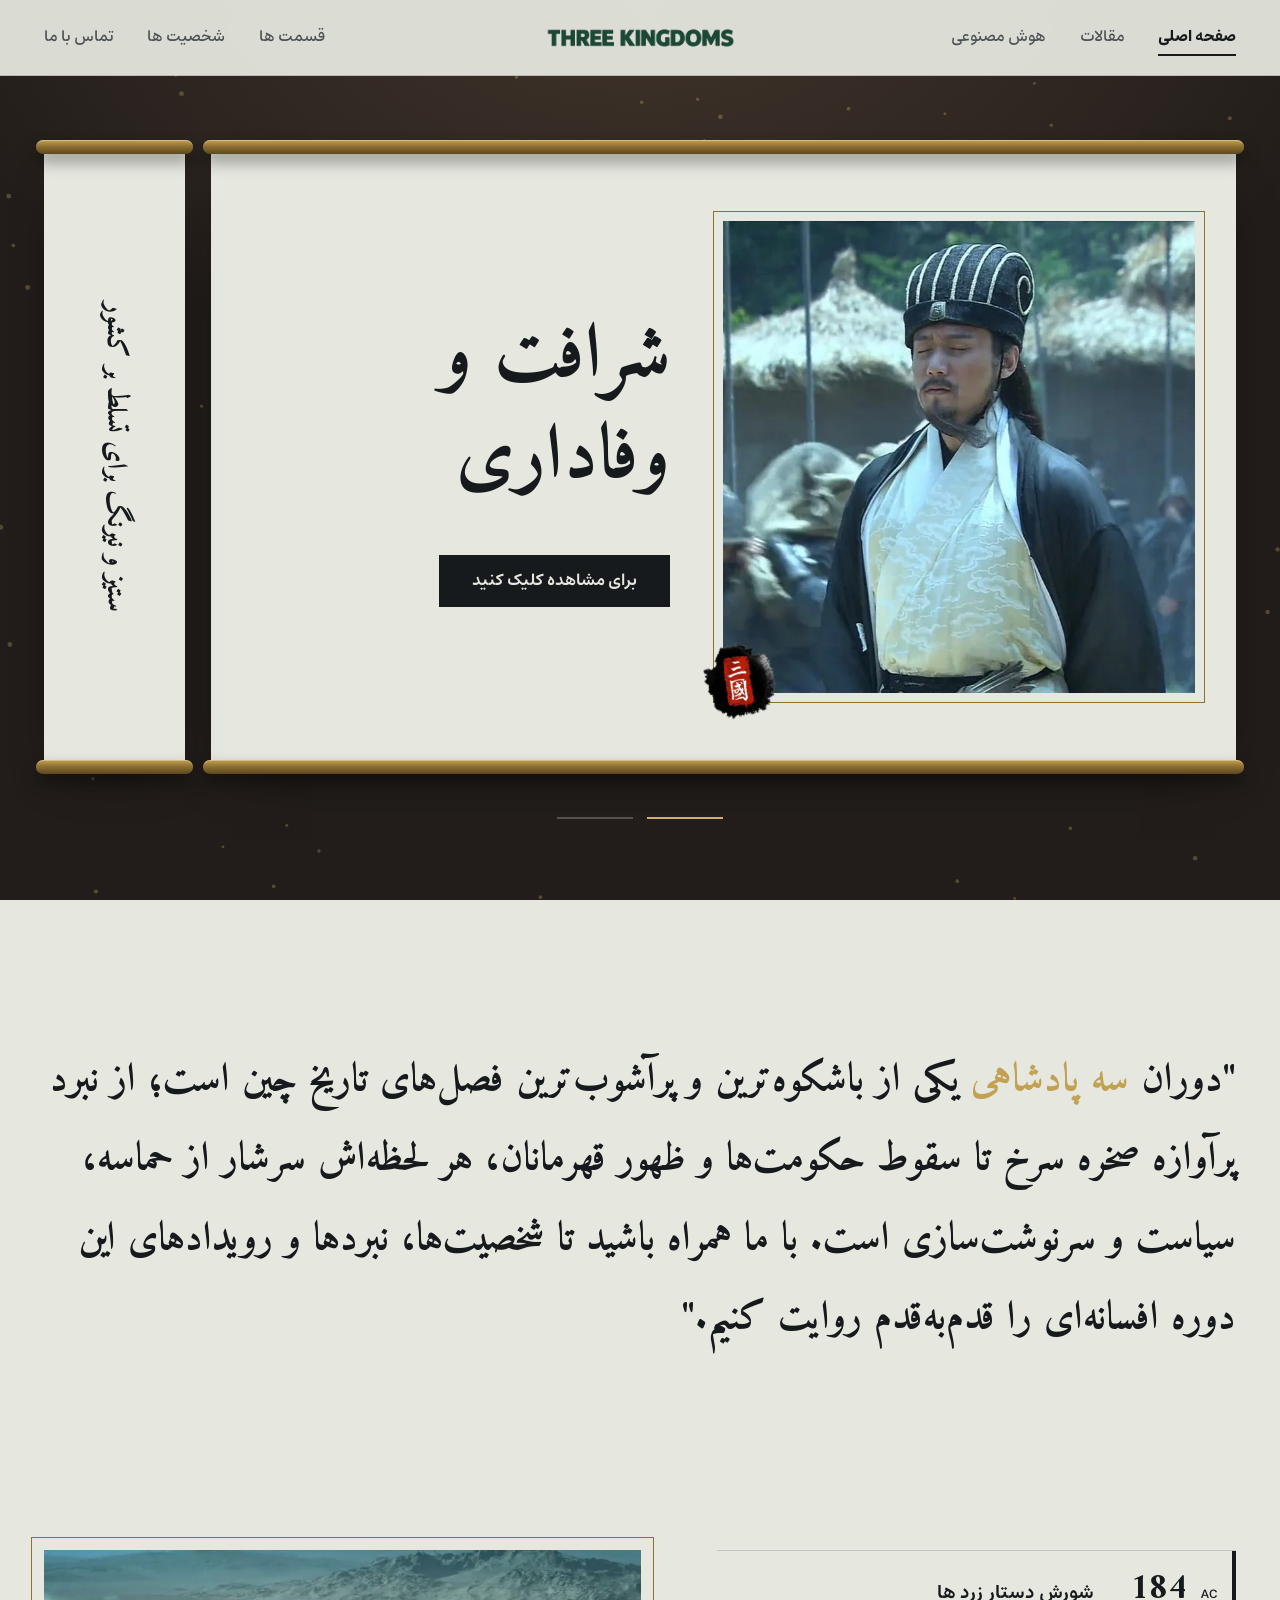
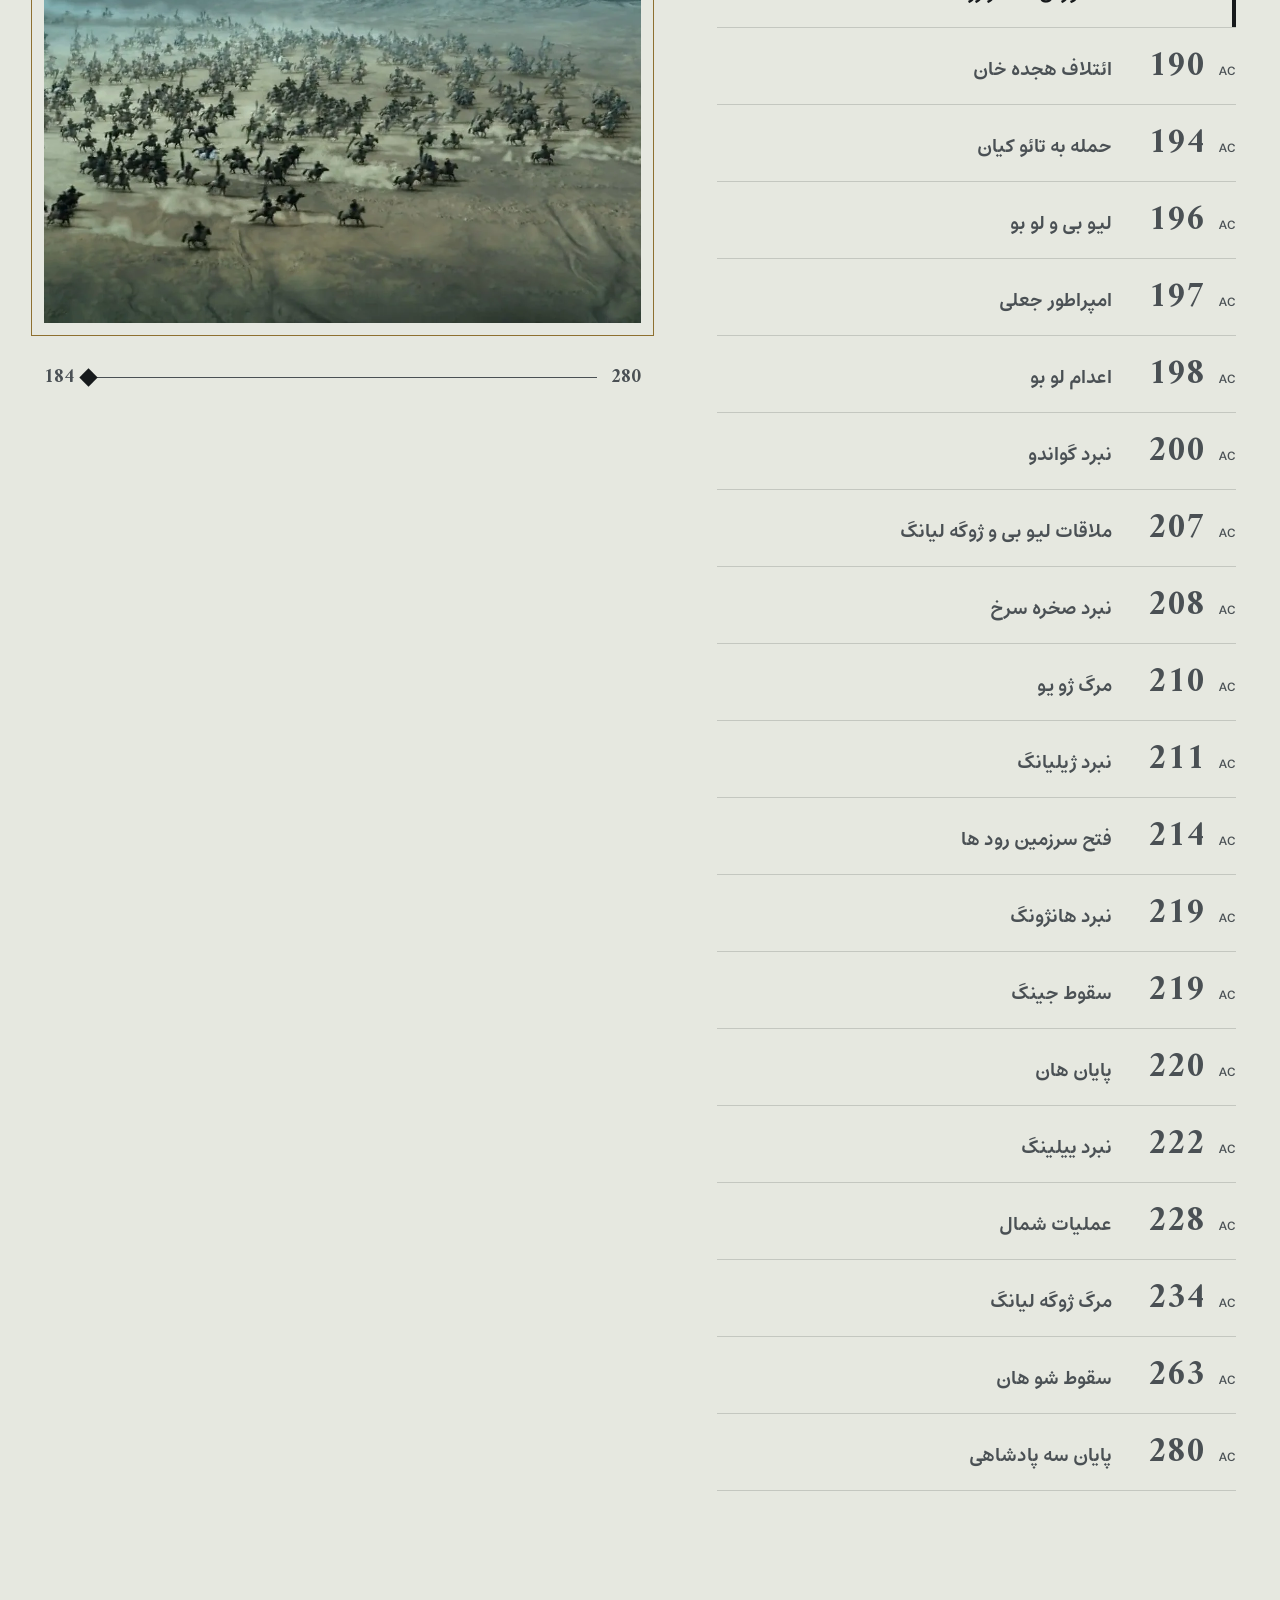
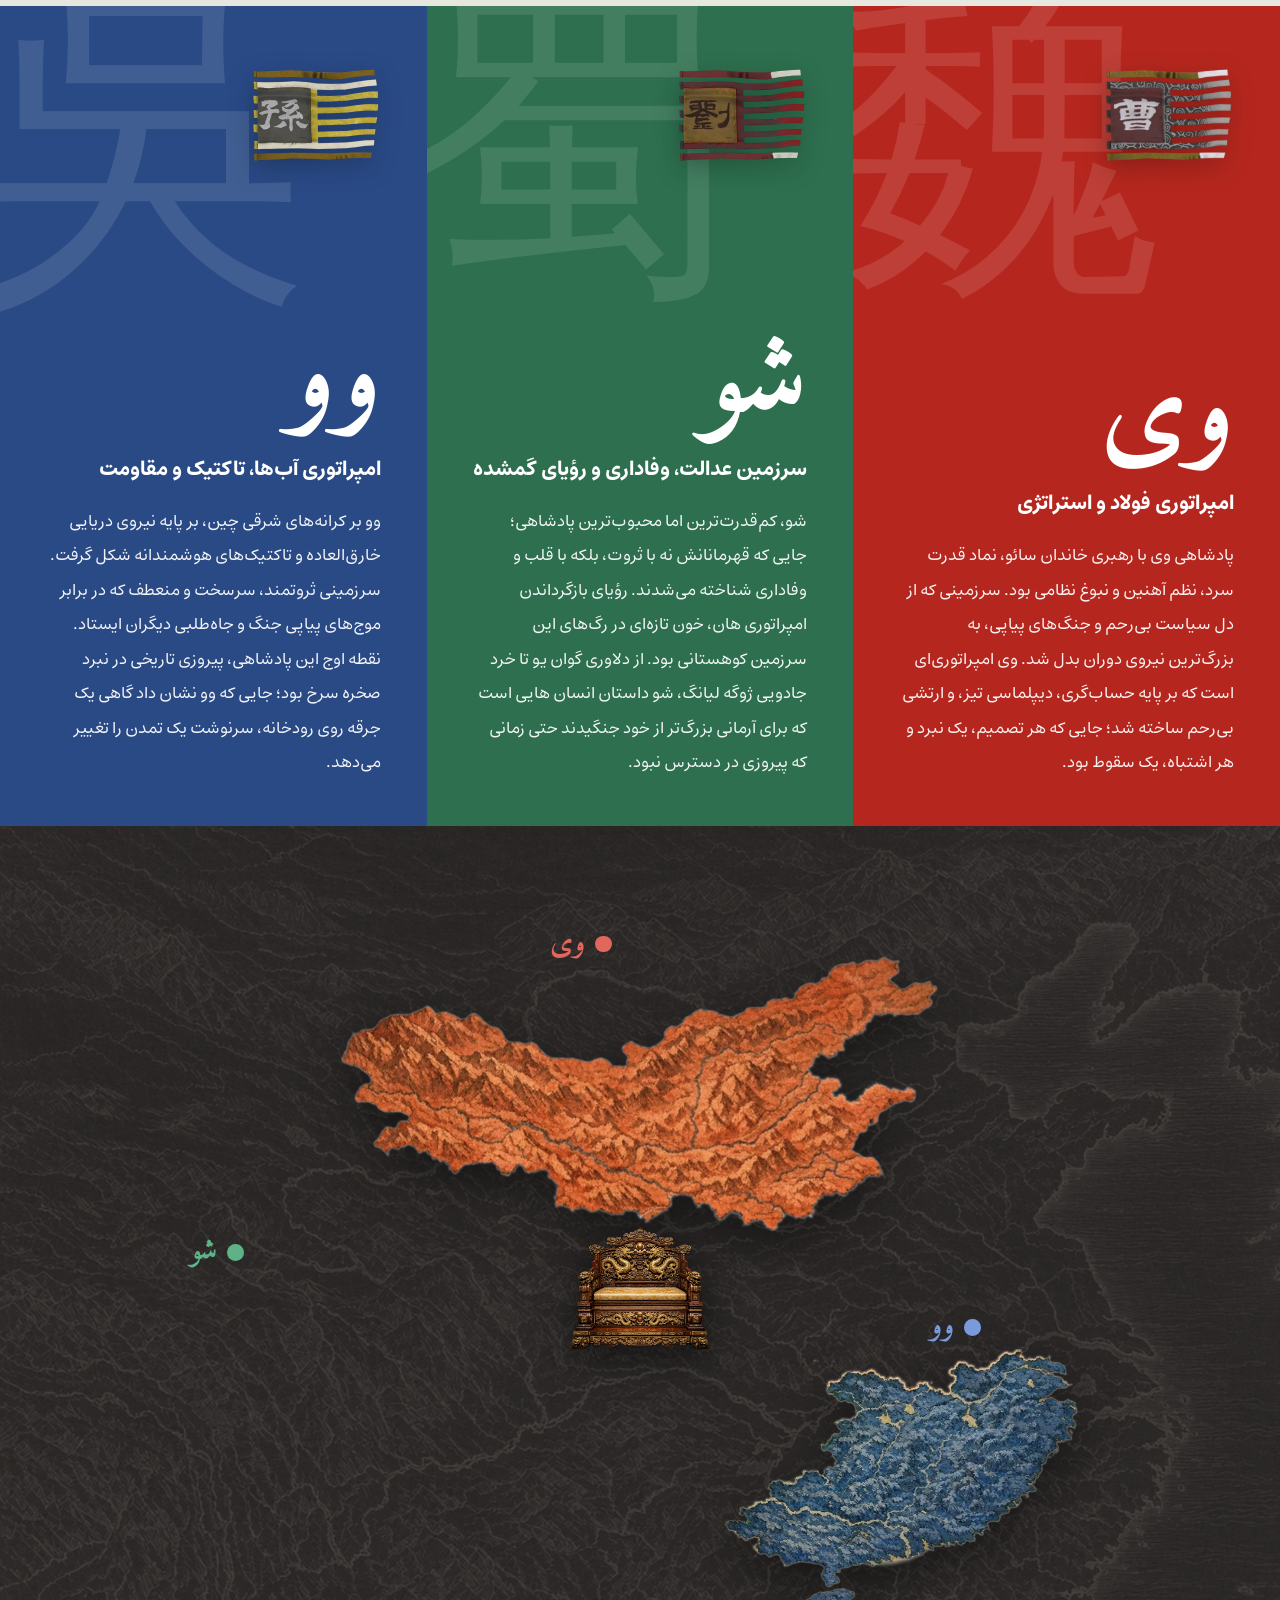
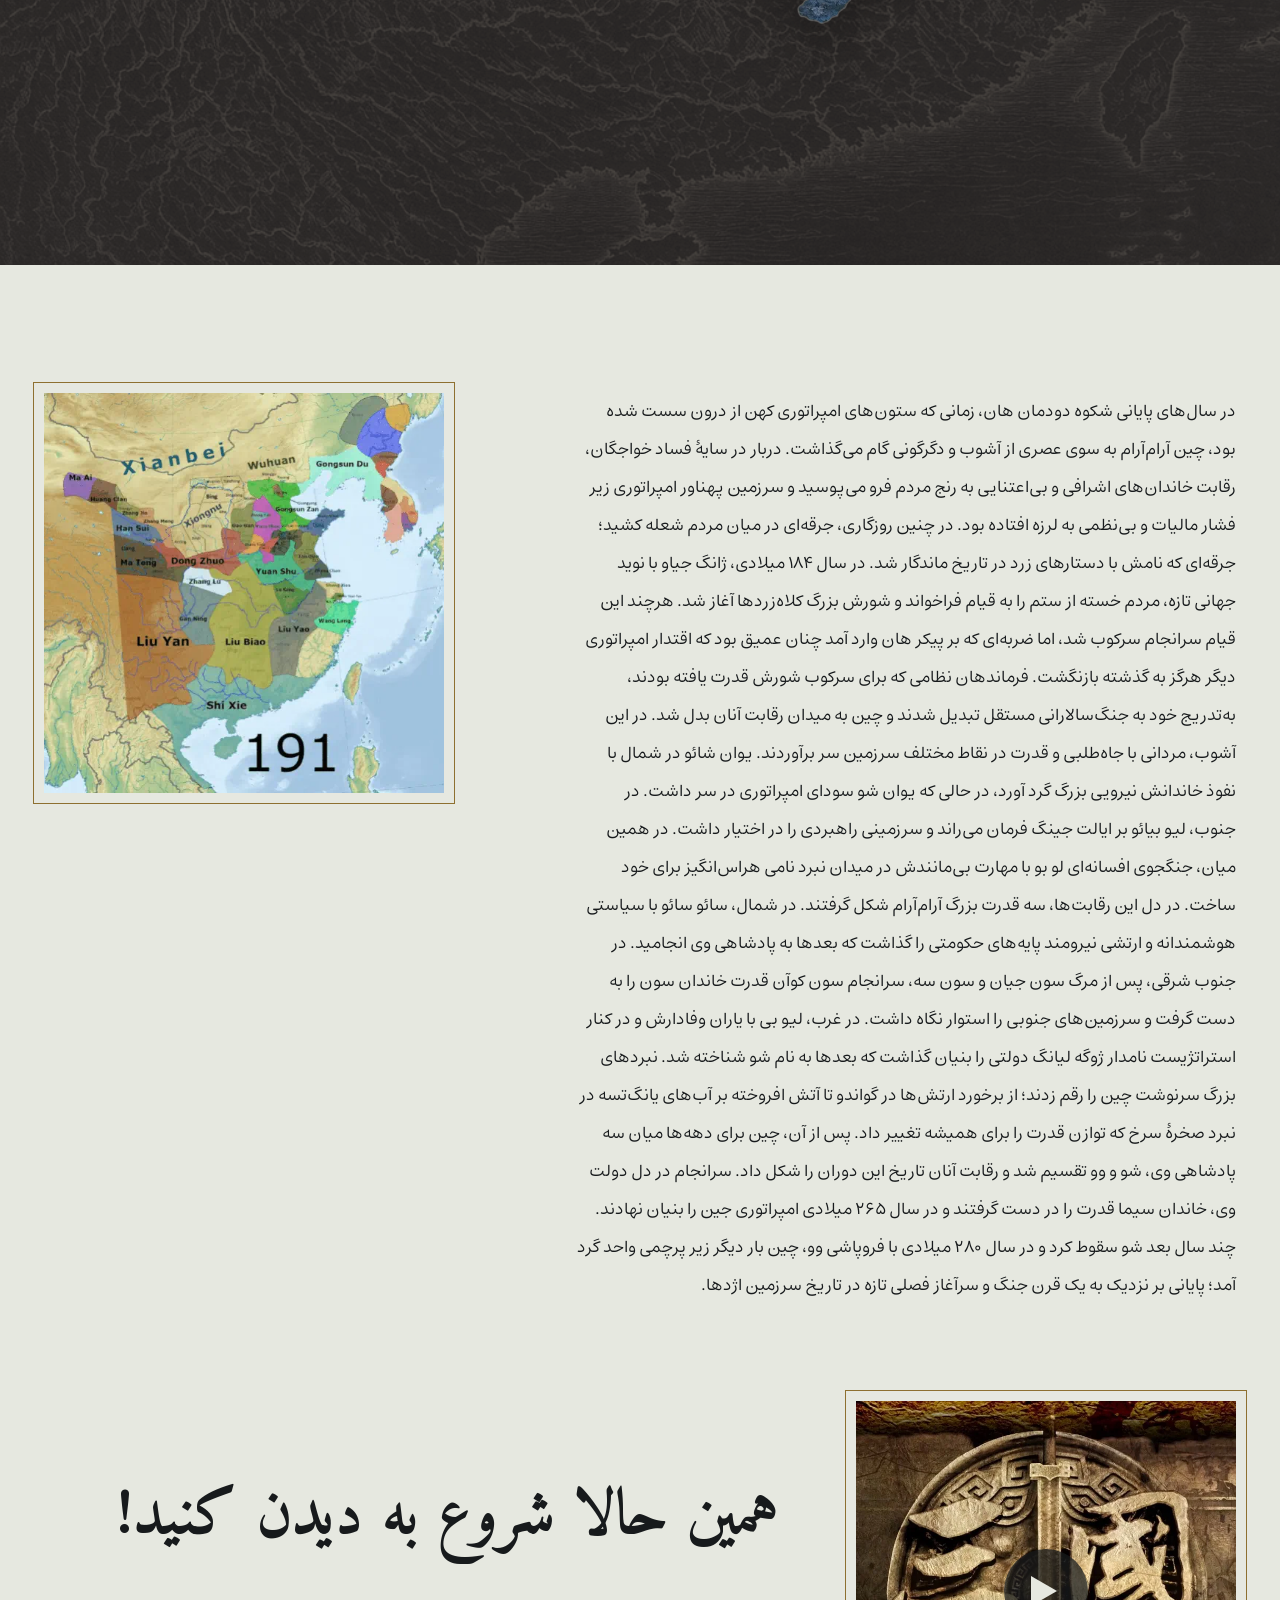
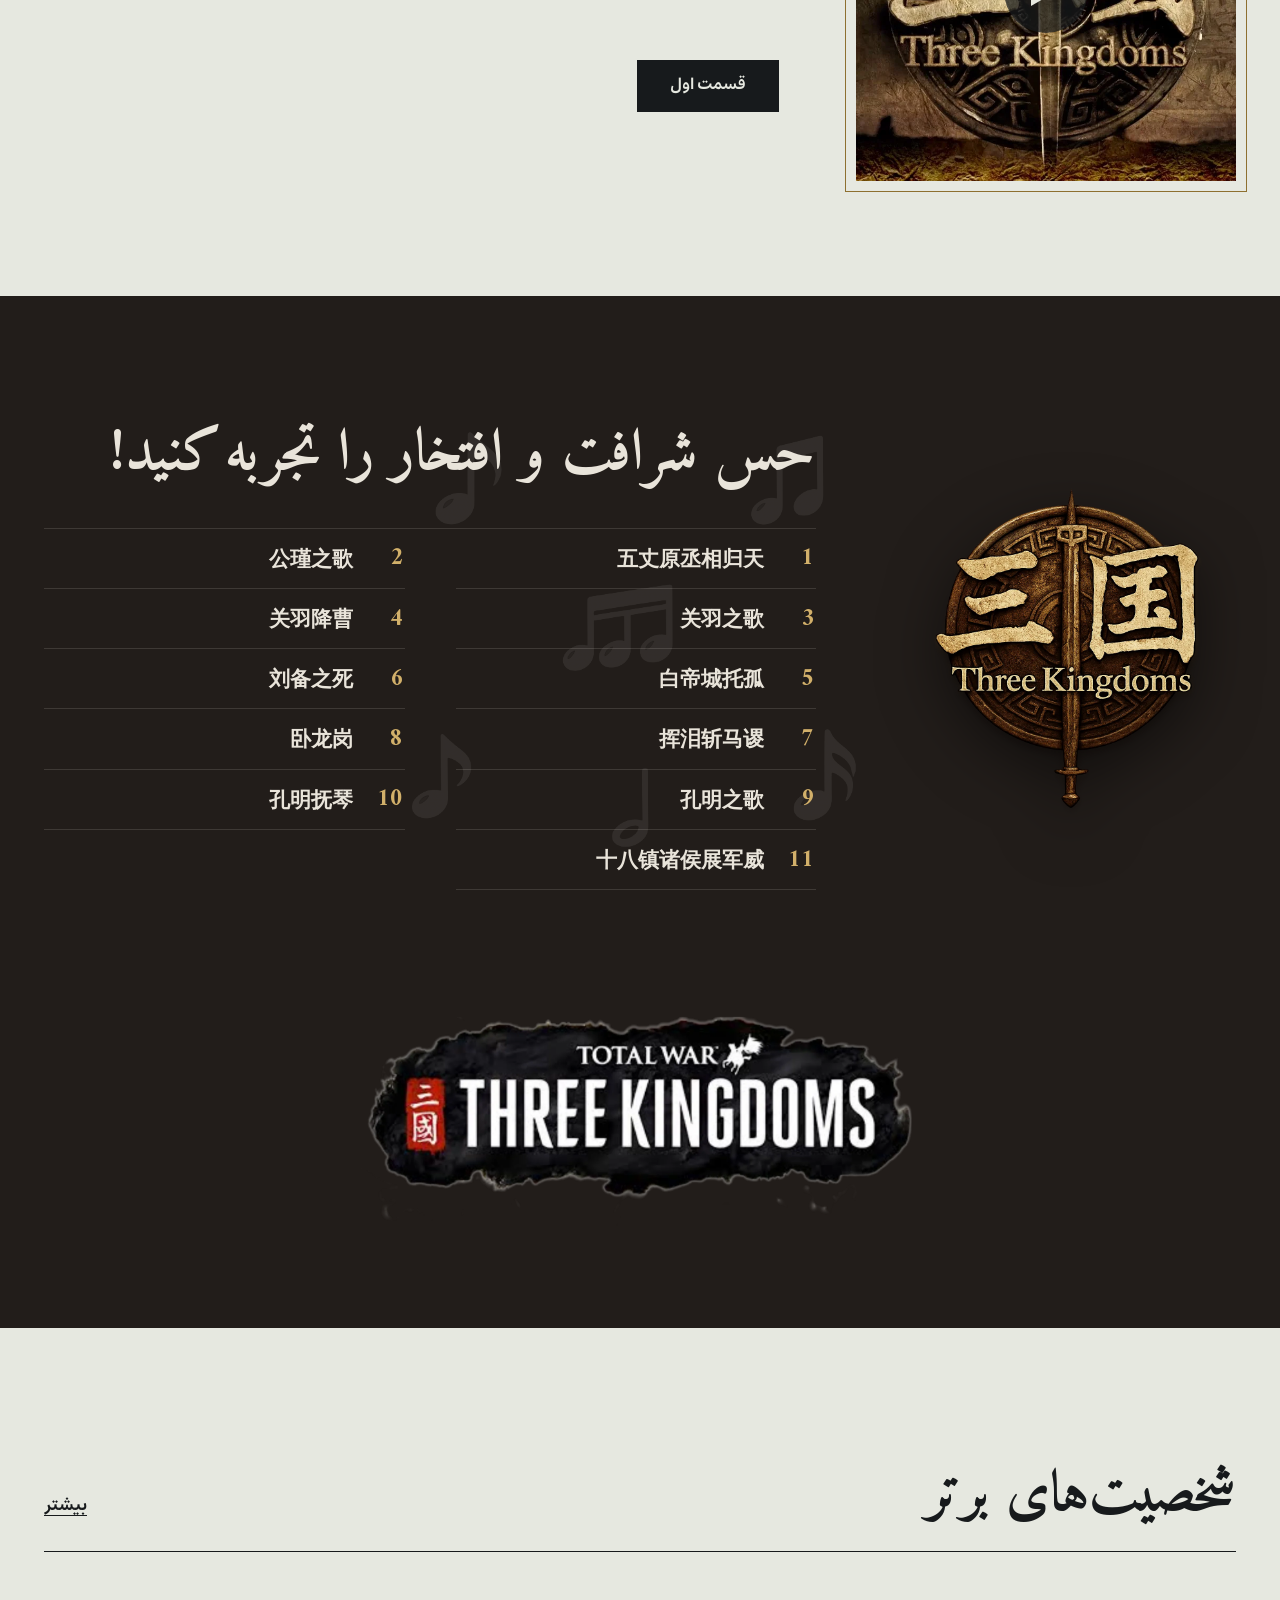
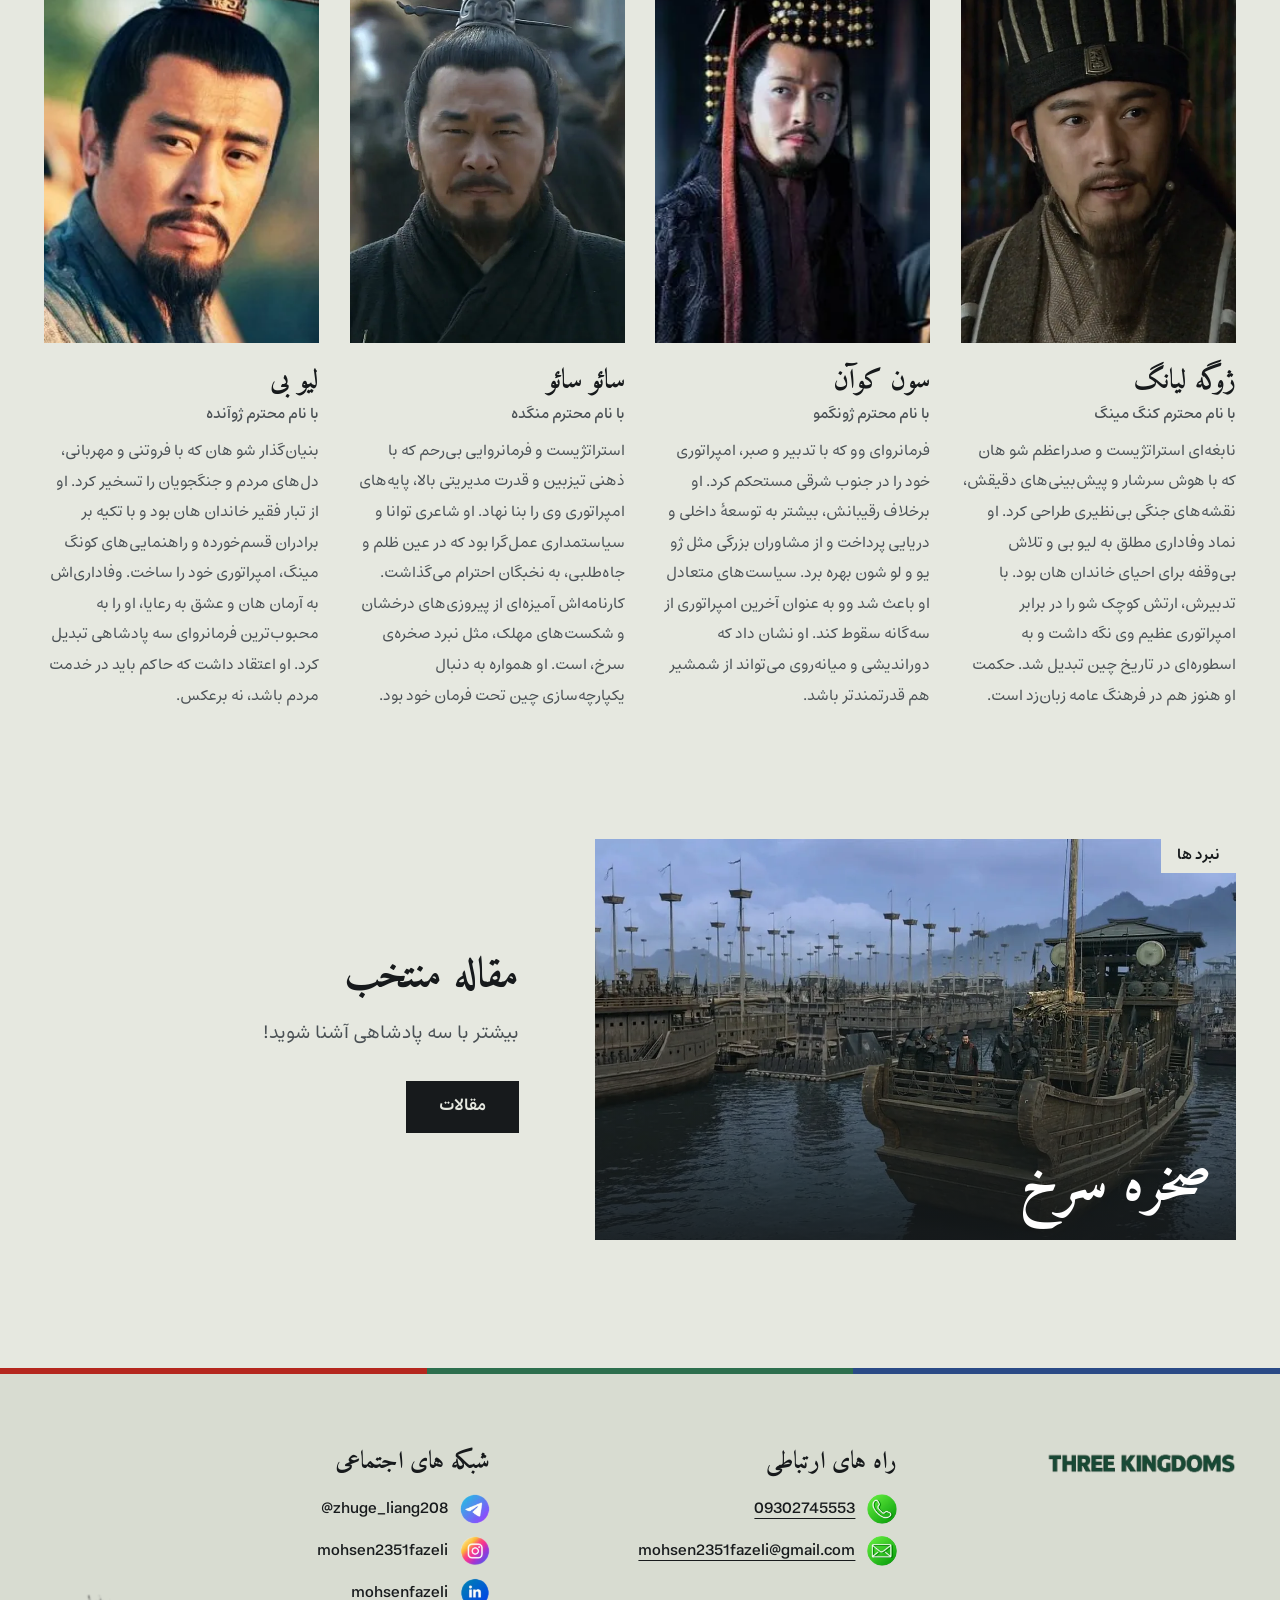
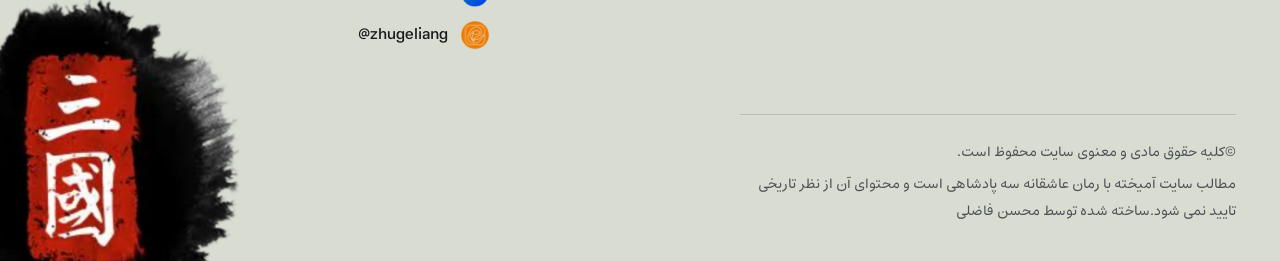
<file: index.html>
<!doctype html>
<html lang="fa" dir="rtl">
  <head>
    <meta charset="UTF-8" />
    <meta name="viewport" content="width=device-width, initial-scale=1.0" />
    <title>THREE KINGDOMS | سه پادشاهی</title>
    <meta
      name="description"
      content="سه پادشاهی (Three Kingdoms) در چین باستان: خط زمانی 20 رویداد مهم، سه قلمرو وی، شو و وو، 35 شخصیت، 95 قسمت سریال، موسیقی و مقالات تاریخی."
    />
    <meta name="robots" content="index, follow, max-image-preview:large" />
    <meta name="theme-color" content="#e6e8e0" />
    <link rel="canonical" href="https://three-kingdoms.ir/" />
    <link
      rel="preload"
      href="./style/fonts/Estedad-VF.woff2"
      as="font"
      type="font/woff2"
      crossorigin
    />
    <link
      rel="preload"
      href="./style/fonts/Amiri-Bold-fa.woff"
      as="font"
      type="font/woff"
      crossorigin
    />
    <link rel="stylesheet" href="./style/base.min.css" />
    <link rel="stylesheet" href="./style/index.min.css" />
    <link
      rel="icon"
      type="image/png"
      sizes="48x48"
      href="./poster/favicon-48.png"
    />
    <link
      rel="icon"
      type="image/png"
      sizes="192x192"
      href="./poster/favicon-192.png"
    />
    <link rel="apple-touch-icon" href="./poster/apple-touch-icon.png" />
    <meta property="og:site_name" content="THREE KINGDOMS | سه پادشاهی" />
    <meta property="og:locale" content="fa_IR" />
    <meta property="og:type" content="website" />
    <meta property="og:title" content="THREE KINGDOMS | سه پادشاهی" />
    <meta
      property="og:description"
      content="سه پادشاهی (Three Kingdoms) در چین باستان: خط زمانی 20 رویداد مهم، سه قلمرو وی، شو و وو، 35 شخصیت، 95 قسمت سریال، موسیقی و مقالات تاریخی."
    />
    <meta property="og:url" content="https://three-kingdoms.ir/" />
    <meta
      property="og:image"
      content="https://three-kingdoms.ir/poster/og-home.jpg"
    />
    <meta property="og:image:width" content="1200" />
    <meta property="og:image:height" content="630" />
    <meta property="og:image:alt" content="THREE KINGDOMS | سه پادشاهی" />
    <script type="application/ld+json">
      {
        "@context": "https://schema.org",
        "@type": "WebSite",
        "name": "سه پادشاهی",
        "alternateName": "THREE KINGDOMS",
        "url": "https://three-kingdoms.ir/",
        "inLanguage": "fa"
      }
    </script>
  </head>
  <body>
    <a class="skip" href="#main">پرش به محتوای اصلی</a>
    <header class="site-header">
      <nav class="nav" aria-label="منو">
        <ul class="nav-group">
          <li>
            <a class="nav-link" href="./index.html" aria-current="page"
              >صفحه اصلی</a
            >
          </li>
          <li><a class="nav-link" href="./temp/veblog.html">مقالات</a></li>
          <li><a class="nav-link" href="./temp/ai.html">هوش مصنوعی</a></li>
        </ul>
        <a class="brand" href="./index.html"
          ><img
            src="./pic/head.webp"
            alt="THREE KINGDOMS"
            width="858"
            height="169"
        /></a>
        <ul class="nav-group">
          <li><a class="nav-link" href="./temp/episode.html">قسمت ها</a></li>
          <li><a class="nav-link" href="./temp/persons.html">شخصیت ها</a></li>
          <li><a class="nav-link" href="./temp/callus.html">تماس با ما</a></li>
        </ul>
        <button
          class="menu-btn"
          type="button"
          aria-expanded="false"
          aria-controls="menu-panel"
          aria-label="منو"
        >
          <span></span><span></span><span></span>
        </button>
      </nav>
    </header>
    <div class="menu-panel" id="menu-panel">
      <div class="menu-title">منو</div>
      <nav class="menu-links" aria-label="منو">
        <a href="./index.html" aria-current="page">صفحه اصلی</a
        ><a href="./temp/veblog.html">مقالات</a
        ><a href="./temp/ai.html">هوش مصنوعی</a
        ><a href="./temp/episode.html">قسمت ها</a
        ><a href="./temp/persons.html">شخصیت ها</a
        ><a href="./temp/callus.html">تماس با ما</a>
      </nav>
    </div>
    <main id="main">
      <h1 class="sr-only">سه پادشاهی در چین باستان</h1>
      <section class="hero is-intro">
        <div class="hero-dust" aria-hidden="true"><canvas></canvas></div>
        <div class="hero-stage">
          <article
            class="slide is-active"
            style="
              --fs: clamp(3.2rem, 6vw, 6rem);
              --fs-m: clamp(3rem, 13vw, 4.2rem);
            "
          >
            <div class="slide-paper">
              <div class="slide-body">
                <div class="slide-art">
                  <img
                    src="./pic/d.webp"
                    alt="نمایی از سریال سه پادشاهی"
                    width="720"
                    height="720"
                  />
                </div>
                <div class="slide-copy">
                  <h2 class="slide-title">شرافت و وفاداری</h2>
                  <a class="btn" href="./temp/episode.html"
                    >برای مشاهده کلیک کنید</a
                  >
                </div>
              </div>
              <p class="slide-tab" aria-hidden="true">شرافت و وفاداری</p>
            </div>
          </article>
          <article
            class="slide"
            aria-hidden="true"
            style="
              --fs: clamp(2.5rem, 3.9vw, 4.1rem);
              --fs-m: clamp(2.3rem, 9.5vw, 3.1rem);
            "
          >
            <div class="slide-paper">
              <div class="slide-body">
                <div class="slide-art">
                  <img
                    src="./pic/i.webp"
                    alt="نمایی از سریال سه پادشاهی"
                    width="604"
                    height="604"
                  />
                </div>
                <div class="slide-copy">
                  <h2 class="slide-title">ستیز و نیرنگ برای تسلط بر کشور</h2>
                  <a class="btn" href="./temp/persons.html">شخصیت های برتر</a>
                </div>
              </div>
              <p class="slide-tab" aria-hidden="true">
                ستیز و نیرنگ برای تسلط بر کشور
              </p>
            </div>
          </article>
        </div>
        <div class="hero-nav">
          <button
            class="dot is-active"
            type="button"
            aria-label="شرافت و وفاداری"
            aria-current="true"
          ></button
          ><button
            class="dot"
            type="button"
            aria-label="ستیز و نیرنگ برای تسلط بر کشور"
            aria-current="false"
          ></button>
        </div>
      </section>
      <section class="lede">
        <div class="wrap">
          <p class="text">
            "دوران <span class="key">سه پادشاهی</span> یکی از باشکوه‌ترین و
            پرآشوب‌ترین فصل‌های تاریخ چین است؛ از نبرد پرآوازه صخره سرخ تا سقوط
            حکومت‌ها و ظهور قهرمانان، هر لحظه‌اش سرشار از حماسه، سیاست و
            سرنوشت‌سازی است. با ما همراه باشید تا شخصیت‌ها، نبردها و رویدادهای
            این دوره افسانه‌ای را قدم‌به‌قدم روایت کنیم."
          </p>
        </div>
      </section>
      <section class="timeline">
        <h2 class="sr-only">خط زمانی</h2>
        <div class="wrap tl-grid">
          <ol class="tl-list" aria-label="خط زمانی">
            <li class="tl-item" data-year="184">
              <time datetime="184"
                ><span class="yr">184</span> <span class="era">AC</span></time
              >
              <h3>شورش دستار زرد ها</h3>
              <img
                class="tl-thumb"
                src="./pict/first.webp"
                alt="شورش دستار زرد ها"
                width="1280"
                height="720"
                loading="lazy"
                decoding="async"
              />
            </li>
            <li class="tl-item" data-year="190">
              <time datetime="190"
                ><span class="yr">190</span> <span class="era">AC</span></time
              >
              <h3>ائتلاف هجده خان</h3>
              <img
                class="tl-thumb"
                src="./pict/t1.webp"
                alt="ائتلاف هجده خان"
                width="1280"
                height="720"
                loading="lazy"
                decoding="async"
              />
            </li>
            <li class="tl-item" data-year="194">
              <time datetime="194"
                ><span class="yr">194</span> <span class="era">AC</span></time
              >
              <h3>حمله به تائو کیان</h3>
              <img
                class="tl-thumb"
                src="./pict/t2.webp"
                alt="حمله به تائو کیان"
                width="1280"
                height="720"
                loading="lazy"
                decoding="async"
              />
            </li>
            <li class="tl-item" data-year="196">
              <time datetime="196"
                ><span class="yr">196</span> <span class="era">AC</span></time
              >
              <h3>لیو بی و لو بو</h3>
              <img
                class="tl-thumb"
                src="./pict/t3.webp"
                alt="لیو بی و لو بو"
                width="1280"
                height="720"
                loading="lazy"
                decoding="async"
              />
            </li>
            <li class="tl-item" data-year="197">
              <time datetime="197"
                ><span class="yr">197</span> <span class="era">AC</span></time
              >
              <h3>امپراطور جعلی</h3>
              <img
                class="tl-thumb"
                src="./pict/t4.webp"
                alt="امپراطور جعلی"
                width="1280"
                height="720"
                loading="lazy"
                decoding="async"
              />
            </li>
            <li class="tl-item" data-year="198">
              <time datetime="198"
                ><span class="yr">198</span> <span class="era">AC</span></time
              >
              <h3>اعدام لو بو</h3>
              <img
                class="tl-thumb"
                src="./pict/t5.webp"
                alt="اعدام لو بو"
                width="1280"
                height="720"
                loading="lazy"
                decoding="async"
              />
            </li>
            <li class="tl-item" data-year="200">
              <time datetime="200"
                ><span class="yr">200</span> <span class="era">AC</span></time
              >
              <h3>نبرد گواندو</h3>
              <img
                class="tl-thumb"
                src="./pict/t6.webp"
                alt="نبرد گواندو"
                width="1280"
                height="720"
                loading="lazy"
                decoding="async"
              />
            </li>
            <li class="tl-item" data-year="207">
              <time datetime="207"
                ><span class="yr">207</span> <span class="era">AC</span></time
              >
              <h3>ملاقات لیو بی و ژوگه لیانگ</h3>
              <img
                class="tl-thumb"
                src="./pict/t7.webp"
                alt="ملاقات لیو بی و ژوگه لیانگ"
                width="1280"
                height="720"
                loading="lazy"
                decoding="async"
              />
            </li>
            <li class="tl-item" data-year="208">
              <time datetime="208"
                ><span class="yr">208</span> <span class="era">AC</span></time
              >
              <h3>نبرد صخره سرخ</h3>
              <img
                class="tl-thumb"
                src="./pict/t8.webp"
                alt="نبرد صخره سرخ"
                width="1280"
                height="720"
                loading="lazy"
                decoding="async"
              />
            </li>
            <li class="tl-item" data-year="210">
              <time datetime="210"
                ><span class="yr">210</span> <span class="era">AC</span></time
              >
              <h3>مرگ ژو یو</h3>
              <img
                class="tl-thumb"
                src="./pict/t9.webp"
                alt="مرگ ژو یو"
                width="1280"
                height="720"
                loading="lazy"
                decoding="async"
              />
            </li>
            <li class="tl-item" data-year="211">
              <time datetime="211"
                ><span class="yr">211</span> <span class="era">AC</span></time
              >
              <h3>نبرد ژیلیانگ</h3>
              <img
                class="tl-thumb"
                src="./pict/t10.webp"
                alt="نبرد ژیلیانگ"
                width="1280"
                height="720"
                loading="lazy"
                decoding="async"
              />
            </li>
            <li class="tl-item" data-year="214">
              <time datetime="214"
                ><span class="yr">214</span> <span class="era">AC</span></time
              >
              <h3>فتح سرزمین رود ها</h3>
              <img
                class="tl-thumb"
                src="./pict/t11.webp"
                alt="فتح سرزمین رود ها"
                width="1280"
                height="720"
                loading="lazy"
                decoding="async"
              />
            </li>
            <li class="tl-item" data-year="219">
              <time datetime="219"
                ><span class="yr">219</span> <span class="era">AC</span></time
              >
              <h3>نبرد هانژونگ</h3>
              <img
                class="tl-thumb"
                src="./pict/t12.webp"
                alt="نبرد هانژونگ"
                width="1280"
                height="720"
                loading="lazy"
                decoding="async"
              />
            </li>
            <li class="tl-item" data-year="219">
              <time datetime="219"
                ><span class="yr">219</span> <span class="era">AC</span></time
              >
              <h3>سقوط جینگ</h3>
              <img
                class="tl-thumb"
                src="./pict/t20.webp"
                alt="سقوط جینگ"
                width="1280"
                height="720"
                loading="lazy"
                decoding="async"
              />
            </li>
            <li class="tl-item" data-year="220">
              <time datetime="220"
                ><span class="yr">220</span> <span class="era">AC</span></time
              >
              <h3>پایان هان</h3>
              <img
                class="tl-thumb"
                src="./pict/t13.webp"
                alt="پایان هان"
                width="1280"
                height="720"
                loading="lazy"
                decoding="async"
              />
            </li>
            <li class="tl-item" data-year="222">
              <time datetime="222"
                ><span class="yr">222</span> <span class="era">AC</span></time
              >
              <h3>نبرد ییلینگ</h3>
              <img
                class="tl-thumb"
                src="./pict/t14.webp"
                alt="نبرد ییلینگ"
                width="1280"
                height="720"
                loading="lazy"
                decoding="async"
              />
            </li>
            <li class="tl-item" data-year="228">
              <time datetime="228"
                ><span class="yr">228</span> <span class="era">AC</span></time
              >
              <h3>عملیات شمال</h3>
              <img
                class="tl-thumb"
                src="./pict/t17.webp"
                alt="عملیات شمال"
                width="1280"
                height="720"
                loading="lazy"
                decoding="async"
              />
            </li>
            <li class="tl-item" data-year="234">
              <time datetime="234"
                ><span class="yr">234</span> <span class="era">AC</span></time
              >
              <h3>مرگ ژوگه لیانگ</h3>
              <img
                class="tl-thumb"
                src="./pict/t21.webp"
                alt="مرگ ژوگه لیانگ"
                width="1280"
                height="720"
                loading="lazy"
                decoding="async"
              />
            </li>
            <li class="tl-item" data-year="263">
              <time datetime="263"
                ><span class="yr">263</span> <span class="era">AC</span></time
              >
              <h3>سقوط شو هان</h3>
              <img
                class="tl-thumb"
                src="./pict/t18.webp"
                alt="سقوط شو هان"
                width="1280"
                height="720"
                loading="lazy"
                decoding="async"
              />
            </li>
            <li class="tl-item" data-year="280">
              <time datetime="280"
                ><span class="yr">280</span> <span class="era">AC</span></time
              >
              <h3>پایان سه پادشاهی</h3>
              <img
                class="tl-thumb"
                src="./pict/t19.webp"
                alt="پایان سه پادشاهی"
                width="1280"
                height="720"
                loading="lazy"
                decoding="async"
              />
            </li>
          </ol>
          <div class="tl-stage" aria-hidden="true">
            <div class="tl-frame">
              <img
                src="./pict/first.webp"
                alt=""
                width="1280"
                height="720"
                loading="lazy"
                decoding="async"
              /><img
                src="./pict/t1.webp"
                alt=""
                width="1280"
                height="720"
                loading="lazy"
                decoding="async"
              /><img
                src="./pict/t2.webp"
                alt=""
                width="1280"
                height="720"
                loading="lazy"
                decoding="async"
              /><img
                src="./pict/t3.webp"
                alt=""
                width="1280"
                height="720"
                loading="lazy"
                decoding="async"
              /><img
                src="./pict/t4.webp"
                alt=""
                width="1280"
                height="720"
                loading="lazy"
                decoding="async"
              /><img
                src="./pict/t5.webp"
                alt=""
                width="1280"
                height="720"
                loading="lazy"
                decoding="async"
              /><img
                src="./pict/t6.webp"
                alt=""
                width="1280"
                height="720"
                loading="lazy"
                decoding="async"
              /><img
                src="./pict/t7.webp"
                alt=""
                width="1280"
                height="720"
                loading="lazy"
                decoding="async"
              /><img
                src="./pict/t8.webp"
                alt=""
                width="1280"
                height="720"
                loading="lazy"
                decoding="async"
              /><img
                src="./pict/t9.webp"
                alt=""
                width="1280"
                height="720"
                loading="lazy"
                decoding="async"
              /><img
                src="./pict/t10.webp"
                alt=""
                width="1280"
                height="720"
                loading="lazy"
                decoding="async"
              /><img
                src="./pict/t11.webp"
                alt=""
                width="1280"
                height="720"
                loading="lazy"
                decoding="async"
              /><img
                src="./pict/t12.webp"
                alt=""
                width="1280"
                height="720"
                loading="lazy"
                decoding="async"
              /><img
                src="./pict/t20.webp"
                alt=""
                width="1280"
                height="720"
                loading="lazy"
                decoding="async"
              /><img
                src="./pict/t13.webp"
                alt=""
                width="1280"
                height="720"
                loading="lazy"
                decoding="async"
              /><img
                src="./pict/t14.webp"
                alt=""
                width="1280"
                height="720"
                loading="lazy"
                decoding="async"
              /><img
                src="./pict/t17.webp"
                alt=""
                width="1280"
                height="720"
                loading="lazy"
                decoding="async"
              /><img
                src="./pict/t21.webp"
                alt=""
                width="1280"
                height="720"
                loading="lazy"
                decoding="async"
              /><img
                src="./pict/t18.webp"
                alt=""
                width="1280"
                height="720"
                loading="lazy"
                decoding="async"
              /><img
                src="./pict/t19.webp"
                alt=""
                width="1280"
                height="720"
                loading="lazy"
                decoding="async"
              />
            </div>
            <div class="tl-ruler">
              <span>184</span>
              <div class="tl-track"><i></i></div>
              <span>280</span>
            </div>
          </div>
        </div>
      </section>
      <section class="kingdoms">
        <article class="kingdom wei">
          <span class="k-mark" aria-hidden="true" lang="zh">魏</span>
          <img
            class="k-flag"
            src="./pngpic/c.webp"
            alt="پرچم وی"
            width="1440"
            height="1440"
            loading="lazy"
            decoding="async"
          />
          <div>
            <h2>
              <span class="k-name">وی</span>
              <span class="k-tag"
                ><span class="sep"> : </span>امپراتوری فولاد و استراتژی</span
              >
            </h2>
            <p>
              پادشاهی وی با رهبری خاندان سائو، نماد قدرت سرد، نظم آهنین و نبوغ
              نظامی بود. سرزمینی که از دل سیاست بی‌رحم و جنگ‌های پیاپی، به
              بزرگ‌ترین نیروی دوران بدل شد. وی امپراتوری‌ای است که بر پایه
              حساب‌گری، دیپلماسی تیز، و ارتشی بی‌رحم ساخته شد؛ جایی که هر تصمیم،
              یک نبرد و هر اشتباه، یک سقوط بود.
            </p>
          </div>
        </article>
        <article class="kingdom shu">
          <span class="k-mark" aria-hidden="true" lang="zh">蜀</span>
          <img
            class="k-flag"
            src="./pngpic/b.webp"
            alt="پرچم شو"
            width="256"
            height="256"
            loading="lazy"
            decoding="async"
          />
          <div>
            <h2>
              <span class="k-name">شو</span>
              <span class="k-tag"
                ><span class="sep"> : </span>سرزمین عدالت، وفاداری و رؤیای
                گمشده</span
              >
            </h2>
            <p>
              شو، کم‌قدرت‌ترین اما محبوب‌ترین پادشاهی؛ جایی که قهرمانانش نه با
              ثروت، بلکه با قلب و وفاداری شناخته می‌شدند. رؤیای بازگرداندن
              امپراتوری هان، خون تازه‌ای در رگ‌های این سرزمین کوهستانی بود. از
              دلاوری گوان یو تا خرد جادویی ژوگه لیانگ، شو داستان انسان هایی است
              که برای آرمانی بزرگ‌تر از خود جنگیدند حتی زمانی که پیروزی در دسترس
              نبود.
            </p>
          </div>
        </article>
        <article class="kingdom wu">
          <span class="k-mark" aria-hidden="true" lang="zh">吳</span>
          <img
            class="k-flag"
            src="./pngpic/d.webp"
            alt="پرچم وو"
            width="512"
            height="512"
            loading="lazy"
            decoding="async"
          />
          <div>
            <h2>
              <span class="k-name">وو</span>
              <span class="k-tag"
                ><span class="sep"> : </span>امپراتوری آب‌ها، تاکتیک و
                مقاومت</span
              >
            </h2>
            <p>
              وو بر کرانه‌های شرقی چین، بر پایه نیروی دریایی خارق‌العاده و
              تاکتیک‌های هوشمندانه شکل گرفت. سرزمینی ثروتمند، سرسخت و منعطف که
              در برابر موج‌های پیاپی جنگ و جاه‌طلبی دیگران ایستاد. نقطه اوج این
              پادشاهی، پیروزی تاریخی در نبرد صخره سرخ بود؛ جایی که وو نشان داد
              گاهی یک جرقه روی رودخانه، سرنوشت یک تمدن را تغییر می‌دهد.
            </p>
          </div>
        </article>
      </section>
      <section class="throne on-dark">
        <div class="throne-map" aria-hidden="true"></div>
        <h2 class="sr-only">راه رسیدن به تخت</h2>
        <div class="wrap">
          <div class="throne-stage">
            <img
              class="t-layer t-wei"
              src="./pngpic/wei2.webp"
              alt="قلمرو وی"
              width="1813"
              height="862"
              loading="lazy"
              decoding="async"
            />
            <img
              class="t-layer t-shu"
              src="./pngpic/shu.webp"
              alt="قلمرو شو"
              width="973"
              height="1048"
              loading="lazy"
              decoding="async"
            />
            <img
              class="t-layer t-wu"
              src="./pngpic/wu.webp"
              alt="قلمرو وو"
              width="1214"
              height="947"
              loading="lazy"
              decoding="async"
            />
            <img
              class="t-layer t-seat"
              src="./pngpic/throne.webp"
              alt="تخت امپراتوری"
              width="1920"
              height="1916"
              loading="lazy"
              decoding="async"
            />
            <span class="t-label wei" aria-hidden="true">وی</span
            ><span class="t-label shu" aria-hidden="true">شو</span
            ><span class="t-label wu" aria-hidden="true">وو</span>
          </div>
        </div>
      </section>
      <section class="chronicle">
        <h2 class="sr-only">تاریخچه</h2>
        <div class="wrap chron-grid">
          <p class="chron-text">
            در سال‌های پایانی شکوه دودمان هان، زمانی که ستون‌های امپراتوری کهن
            از درون سست شده بود، چین آرام‌آرام به سوی عصری از آشوب و دگرگونی گام
            می‌گذاشت. دربار در سایهٔ فساد خواجگان، رقابت خاندان‌های اشرافی و
            بی‌اعتنایی به رنج مردم فرو می‌پوسید و سرزمین پهناور امپراتوری زیر
            فشار مالیات و بی‌نظمی به لرزه افتاده بود. در چنین روزگاری، جرقه‌ای
            در میان مردم شعله کشید؛ جرقه‌ای که نامش با دستارهای زرد در تاریخ
            ماندگار شد. در سال ۱۸۴ میلادی، ژانگ جیاو با نوید جهانی تازه، مردم
            خسته از ستم را به قیام فراخواند و شورش بزرگ کلاه‌زردها آغاز شد.
            هرچند این قیام سرانجام سرکوب شد، اما ضربه‌ای که بر پیکر هان وارد آمد
            چنان عمیق بود که اقتدار امپراتوری دیگر هرگز به گذشته بازنگشت.
            فرماندهان نظامی که برای سرکوب شورش قدرت یافته بودند، به‌تدریج خود به
            جنگ‌سالارانی مستقل تبدیل شدند و چین به میدان رقابت آنان بدل شد. در
            این آشوب، مردانی با جاه‌طلبی و قدرت در نقاط مختلف سرزمین سر
            برآوردند. یوان شائو در شمال با نفوذ خاندانش نیرویی بزرگ گرد آورد، در
            حالی که یوان شو سودای امپراتوری در سر داشت. در جنوب، لیو بیائو بر
            ایالت جینگ فرمان می‌راند و سرزمینی راهبردی را در اختیار داشت. در
            همین میان، جنگجوی افسانه‌ای لو بو با مهارت بی‌مانندش در میدان نبرد
            نامی هراس‌انگیز برای خود ساخت. در دل این رقابت‌ها، سه قدرت بزرگ
            آرام‌آرام شکل گرفتند. در شمال، سائو سائو با سیاستی هوشمندانه و ارتشی
            نیرومند پایه‌های حکومتی را گذاشت که بعدها به پادشاهی وی انجامید. در
            جنوب شرقی، پس از مرگ سون جیان و سون سه، سرانجام سون کوآن قدرت خاندان
            سون را به دست گرفت و سرزمین‌های جنوبی را استوار نگاه داشت. در غرب،
            لیو بی با یاران وفادارش و در کنار استراتژیست نامدار ژوگه لیانگ دولتی
            را بنیان گذاشت که بعدها به نام شو شناخته شد. نبردهای بزرگ سرنوشت چین
            را رقم زدند؛ از برخورد ارتش‌ها در گواندو تا آتش افروخته بر آب‌های
            یانگ‌تسه در نبرد صخرهٔ سرخ که توازن قدرت را برای همیشه تغییر داد. پس
            از آن، چین برای دهه‌ها میان سه پادشاهی وی، شو و وو تقسیم شد و رقابت
            آنان تاریخ این دوران را شکل داد. سرانجام در دل دولت وی، خاندان سیما
            قدرت را در دست گرفتند و در سال ۲۶۵ میلادی امپراتوری جین را بنیان
            نهادند. چند سال بعد شو سقوط کرد و در سال ۲۸۰ میلادی با فروپاشی وو،
            چین بار دیگر زیر پرچمی واحد گرد آمد؛ پایانی بر نزدیک به یک قرن جنگ و
            سرآغاز فصلی تازه در تاریخ سرزمین اژدها.
          </p>
          <figure class="chron-map">
            <img
              src="./pngpic/sa.webp"
              alt="نقشهٔ متحرک تغییر قلمرو حکومت‌ها در دوران سه پادشاهی"
              width="574"
              height="544"
              loading="lazy"
              decoding="async"
            />
          </figure>
        </div>
      </section>
      <section class="watch">
        <div class="wrap watch-grid">
          <a
            class="watch-poster"
            href="https://www.moviesho.com/playonline/6101?player=aHR0cHM6Ly9zci5tb3ZpZXNoby5jb20vU2VyaWVzL1RocmVlLktpbmdkb21zL1RocmVlLktpbmdkb21zLkUwMS43MjBwLm1rdg=="
            aria-label="قسمت اول"
            ><img
              src="./pic/waffen.webp"
              alt=""
              width="720"
              height="720"
              loading="lazy"
              decoding="async" /><span class="play" aria-hidden="true"></span
          ></a>
          <div class="watch-main">
            <h2 class="watch-title">همین حالا شروع به دیدن کنید!</h2>
            <div class="imdb">
              <img
                src="./pngpic/imdb.webp"
                alt="امتیاز IMDb: 8.3"
                width="1024"
                height="1024"
                loading="lazy"
                decoding="async"
              />
            </div>
            <a
              class="btn w-btn"
              href="https://www.moviesho.com/playonline/6101?player=aHR0cHM6Ly9zci5tb3ZpZXNoby5jb20vU2VyaWVzL1RocmVlLktpbmdkb21zL1RocmVlLktpbmdkb21zLkUwMS43MjBwLm1rdg=="
              >قسمت اول</a
            >
          </div>
        </div>
      </section>
      <section class="music on-dark" id="music">
        <div class="music-notes" aria-hidden="true"></div>
        <div class="wrap music-grid">
          <img
            class="music-disc"
            src="./pngpic/a.webp"
            alt=""
            width="1024"
            height="1024"
            loading="lazy"
            decoding="async"
          />
          <div>
            <h2 class="m-titr">حس شرافت و افتخار را تجربه کنید!</h2>
            <ol class="tracks">
              <li>
                <button class="track" type="button" data-id="aaa">
                  <span class="n">1</span
                  ><span class="t" lang="zh">五丈原丞相归天</span
                  ><span class="eq" aria-hidden="true"
                    ><i></i><i></i><i></i
                  ></span>
                </button>
              </li>
              <li>
                <button class="track" type="button" data-id="bbb">
                  <span class="n">2</span
                  ><span class="t" lang="zh">公瑾之歌</span
                  ><span class="eq" aria-hidden="true"
                    ><i></i><i></i><i></i
                  ></span>
                </button>
              </li>
              <li>
                <button class="track" type="button" data-id="ccc">
                  <span class="n">3</span
                  ><span class="t" lang="zh">关羽之歌</span
                  ><span class="eq" aria-hidden="true"
                    ><i></i><i></i><i></i
                  ></span>
                </button>
              </li>
              <li>
                <button class="track" type="button" data-id="ddd">
                  <span class="n">4</span
                  ><span class="t" lang="zh">关羽降曹</span
                  ><span class="eq" aria-hidden="true"
                    ><i></i><i></i><i></i
                  ></span>
                </button>
              </li>
              <li>
                <button class="track" type="button" data-id="ttt">
                  <span class="n">5</span
                  ><span class="t" lang="zh">白帝城托孤</span
                  ><span class="eq" aria-hidden="true"
                    ><i></i><i></i><i></i
                  ></span>
                </button>
              </li>
              <li>
                <button class="track" type="button" data-id="eee">
                  <span class="n">6</span
                  ><span class="t" lang="zh">刘备之死</span
                  ><span class="eq" aria-hidden="true"
                    ><i></i><i></i><i></i
                  ></span>
                </button>
              </li>
              <li>
                <button class="track" type="button" data-id="lll">
                  <span class="n">7</span
                  ><span class="t" lang="zh">挥泪斩马谡</span
                  ><span class="eq" aria-hidden="true"
                    ><i></i><i></i><i></i
                  ></span>
                </button>
              </li>
              <li>
                <button class="track" type="button" data-id="ggg">
                  <span class="n">8</span><span class="t" lang="zh">卧龙岗</span
                  ><span class="eq" aria-hidden="true"
                    ><i></i><i></i><i></i
                  ></span>
                </button>
              </li>
              <li>
                <button class="track" type="button" data-id="hhh">
                  <span class="n">9</span
                  ><span class="t" lang="zh">孔明之歌</span
                  ><span class="eq" aria-hidden="true"
                    ><i></i><i></i><i></i
                  ></span>
                </button>
              </li>
              <li>
                <button class="track" type="button" data-id="iii">
                  <span class="n">10</span
                  ><span class="t" lang="zh">孔明抚琴</span
                  ><span class="eq" aria-hidden="true"
                    ><i></i><i></i><i></i
                  ></span>
                </button>
              </li>
              <li>
                <button class="track" type="button" data-id="fff">
                  <span class="n">11</span
                  ><span class="t" lang="zh">十八镇诸侯展军威</span
                  ><span class="eq" aria-hidden="true"
                    ><i></i><i></i><i></i
                  ></span>
                </button>
              </li>
            </ol>
          </div>
        </div>
      </section>
      <div class="player" role="region" aria-label="پخش‌کننده موسیقی">
        <div class="player-bar">
          <button
            class="p-btn"
            type="button"
            aria-pressed="false"
            aria-label="پخش یا توقف"
          >
            <svg class="i-play" viewBox="0 0 24 24" aria-hidden="true">
              <path d="M7 4.5v15l13-7.5z" /></svg
            ><svg class="i-pause" viewBox="0 0 24 24" aria-hidden="true">
              <path d="M6 4h4v16H6zM14 4h4v16h-4z" />
            </svg>
          </button>
          <div class="p-name" lang="zh"></div>
          <div class="p-time">0:00</div>
          <button class="p-close" type="button" aria-label="بستن"></button>
          <div
            class="p-seek"
            role="slider"
            tabindex="0"
            aria-label="جلو و عقب بردن"
            aria-valuemin="0"
            aria-valuemax="100"
            aria-valuenow="0"
          >
            <div class="p-fill"></div>
            <div class="p-knob"></div>
          </div>
        </div>
      </div>
      <audio id="audio" preload="none"></audio>
      <div class="logoband">
        <img
          src="./poster/threee.webp"
          alt="Total War: Three Kingdoms"
          width="1689"
          height="664"
          loading="lazy"
          decoding="async"
        />
      </div>
      <section class="people">
        <div class="wrap">
          <div class="people-head">
            <h2>شخصیت‌های برتر</h2>
            <a href="./temp/persons.html">بیشتر</a>
          </div>
          <div class="people-row">
            <article class="person-card">
              <figure>
                <img
                  src="./pic/jp.webp"
                  alt="ژوگه لیانگ با نام محترم کنگ مینگ"
                  width="540"
                  height="720"
                  loading="lazy"
                  decoding="async"
                />
              </figure>
              <h3>
                <span class="p-main">ژوگه لیانگ</span>
                <span class="p-style">با نام محترم کنگ مینگ</span>
              </h3>
              <p>
                نابغه‌ای استراتژیست و صدراعظم شو هان که با هوش سرشار و
                پیش‌بینی‌های دقیقش، نقشه‌های جنگی بی‌نظیری طراحی کرد. او نماد
                وفاداری مطلق به لیو بی و تلاش بی‌وقفه برای احیای خاندان هان بود.
                با تدبیرش، ارتش کوچک شو را در برابر امپراتوری عظیم وی نگه داشت و
                به اسطوره‌ای در تاریخ چین تبدیل شد. حکمت او هنوز هم در فرهنگ
                عامه زبان‌زد است.
              </p>
            </article>
            <article class="person-card">
              <figure>
                <img
                  src="./pic/sunquanp.webp"
                  alt="سون کوآن با نام محترم ژونگمو"
                  width="251"
                  height="335"
                  loading="lazy"
                  decoding="async"
                />
              </figure>
              <h3>
                <span class="p-main">سون کوآن</span>
                <span class="p-style">با نام محترم ژونگمو</span>
              </h3>
              <p>
                فرمانروای وو که با تدبیر و صبر، امپراتوری خود را در جنوب شرقی
                مستحکم کرد. او برخلاف رقیبانش، بیشتر به توسعهٔ داخلی و دریایی
                پرداخت و از مشاوران بزرگی مثل ژو یو و لو شون بهره برد. سیاست‌های
                متعادل او باعث شد وو به عنوان آخرین امپراتوری از سه‌گانه سقوط
                کند. او نشان داد که دوراندیشی و میانه‌روی می‌تواند از شمشیر هم
                قدرتمندتر باشد.
              </p>
            </article>
            <article class="person-card">
              <figure>
                <img
                  src="./pic/caop.webp"
                  alt="سائو سائو با نام محترم منگده"
                  width="540"
                  height="720"
                  loading="lazy"
                  decoding="async"
                />
              </figure>
              <h3>
                <span class="p-main">سائو سائو</span>
                <span class="p-style">با نام محترم منگده</span>
              </h3>
              <p>
                استراتژیست و فرمانروایی بی‌رحم که با ذهنی تیزبین و قدرت مدیریتی
                بالا، پایه‌های امپراتوری وی را بنا نهاد. او شاعری توانا و
                سیاستمداری عمل‌گرا بود که در عین ظلم و جاه‌طلبی، به نخبگان
                احترام می‌گذاشت. کارنامه‌اش آمیزه‌ای از پیروزی‌های درخشان و
                شکست‌های مهلک، مثل نبرد صخره‌ی سرخ، است. او همواره به دنبال
                یکپارچه‌سازی چین تحت فرمان خود بود.
              </p>
            </article>
            <article class="person-card">
              <figure>
                <img
                  src="./pic/liubeyp.webp"
                  alt="لیو بی با نام محترم ژوآنده"
                  width="286"
                  height="381"
                  loading="lazy"
                  decoding="async"
                />
              </figure>
              <h3>
                <span class="p-main">لیو بی</span>
                <span class="p-style">با نام محترم ژوآنده</span>
              </h3>
              <p>
                بنیان‌گذار شو هان که با فروتنی و مهربانی، دل‌های مردم و جنگجویان
                را تسخیر کرد. او از تبار فقیر خاندان هان بود و با تکیه بر
                برادران قسم‌خورده و راهنمایی‌های کونگ مینگ، امپراتوری خود را
                ساخت. وفاداری‌اش به آرمان هان و عشق به رعایا، او را به
                محبوب‌ترین فرمانروای سه پادشاهی تبدیل کرد. او اعتقاد داشت که
                حاکم باید در خدمت مردم باشد، نه برعکس.
              </p>
            </article>
          </div>
          <div class="feature">
            <a class="feature-card" href="./article/redcliff.html"
              ><img
                src="./pict/t8.webp"
                alt="صخره سرخ"
                width="1280"
                height="720"
                loading="lazy"
                decoding="async"
              /><span class="feature-tag">نبرد ها</span
              ><span class="feature-name">صخره سرخ</span></a
            >
            <div class="feature-copy">
              <h2>مقاله منتخب</h2>
              <p>بیشتر با سه پادشاهی آشنا شوید!</p>
              <a class="btn" href="./temp/veblog.html">مقالات</a>
            </div>
          </div>
        </div>
      </section>
    </main>
    <footer class="site-footer">
      <img
        class="footer-seal"
        src="./poster/li.webp"
        alt=""
        width="1920"
        height="1916"
        loading="lazy"
        decoding="async"
        aria-hidden="true"
      />
      <div class="wrap footer-inner">
        <div class="footer-brand">
          <img
            src="./pic/head.webp"
            alt="THREE KINGDOMS"
            width="858"
            height="169"
            loading="lazy"
            decoding="async"
          />
        </div>
        <div class="footer-col">
          <h2>راه های ارتباطی</h2>
          <ul class="footer-list">
            <li>
              <img
                src="./pngpic/phone.webp"
                alt=""
                width="388"
                height="388"
              /><span><a href="tel:09302745553">09302745553</a></span>
            </li>
            <li>
              <img
                src="./pngpic/email.webp"
                alt=""
                width="386"
                height="386"
              /><span
                ><a href="mailto:mohsen2351fazeli@gmail.com"
                  >mohsen2351fazeli@gmail.com</a
                ></span
              >
            </li>
          </ul>
        </div>
        <div class="footer-col">
          <h2>شبکه های اجتماعی</h2>
          <ul class="footer-list">
            <li>
              <img
                src="./pngpic/tel.webp"
                alt=""
                width="198"
                height="198"
              /><span dir="ltr">@zhuge_liang208</span>
            </li>
            <li>
              <img
                src="./pngpic/insta.webp"
                alt=""
                width="203"
                height="203"
              /><span dir="ltr">mohsen2351fazeli</span>
            </li>
            <li>
              <img
                src="./pngpic/lin.webp"
                alt=""
                width="204"
                height="204"
              /><span dir="ltr">mohsenfazeli</span>
            </li>
            <li>
              <img
                src="./pngpic/eitaa.webp"
                alt=""
                width="1920"
                height="1916"
              /><span dir="ltr">@zhugeliang</span>
            </li>
          </ul>
        </div>
        <div class="footer-legal">
          <p>©کلیه حقوق مادی و معنوی سایت محفوظ است.</p>
          <p>
            مطالب سایت آمیخته با رمان عاشقانه سه پادشاهی است و محتوای آن از نظر
            تاریخی تایید نمی شود.ساخته شده توسط محسن فاضلی
          </p>
        </div>
      </div>
    </footer>
    <script src="./script/common.min.js" defer></script>
    <script src="./script/index.min.js" defer></script>
  </body>
</html>
</file>
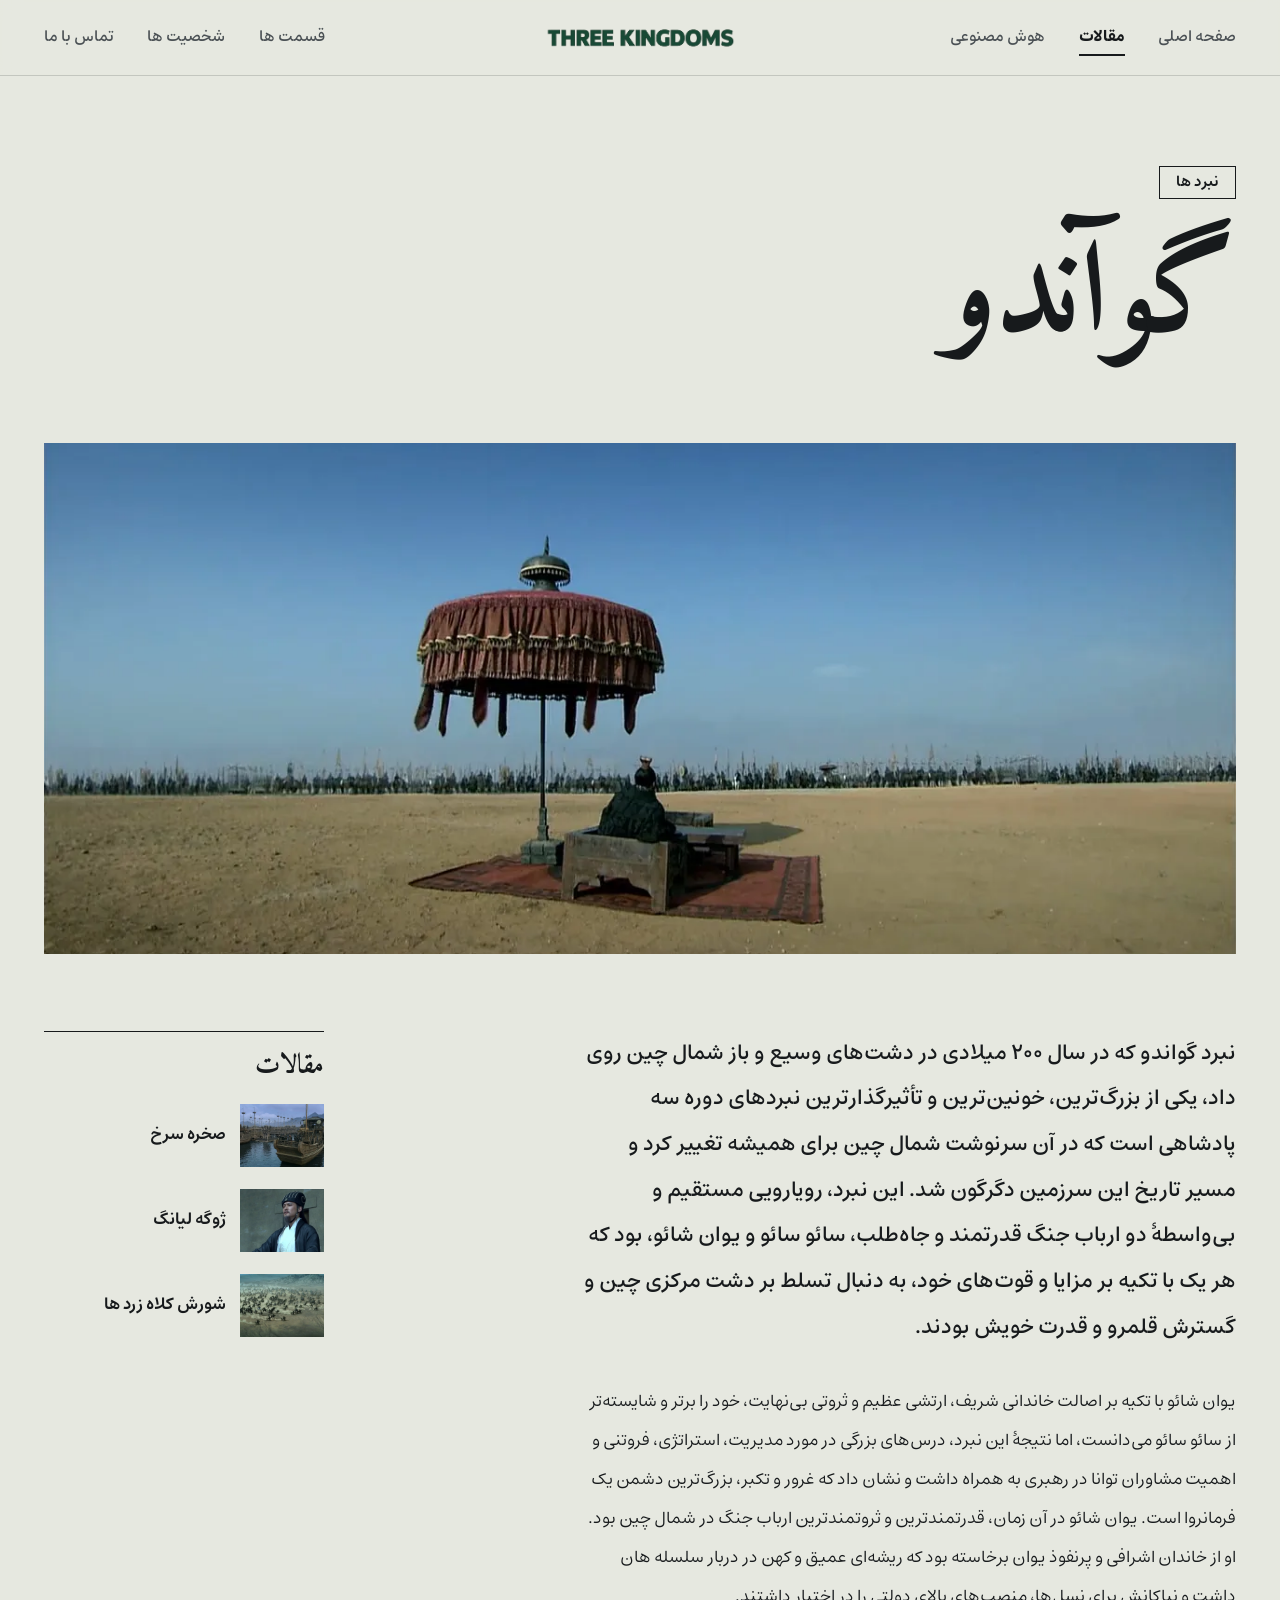
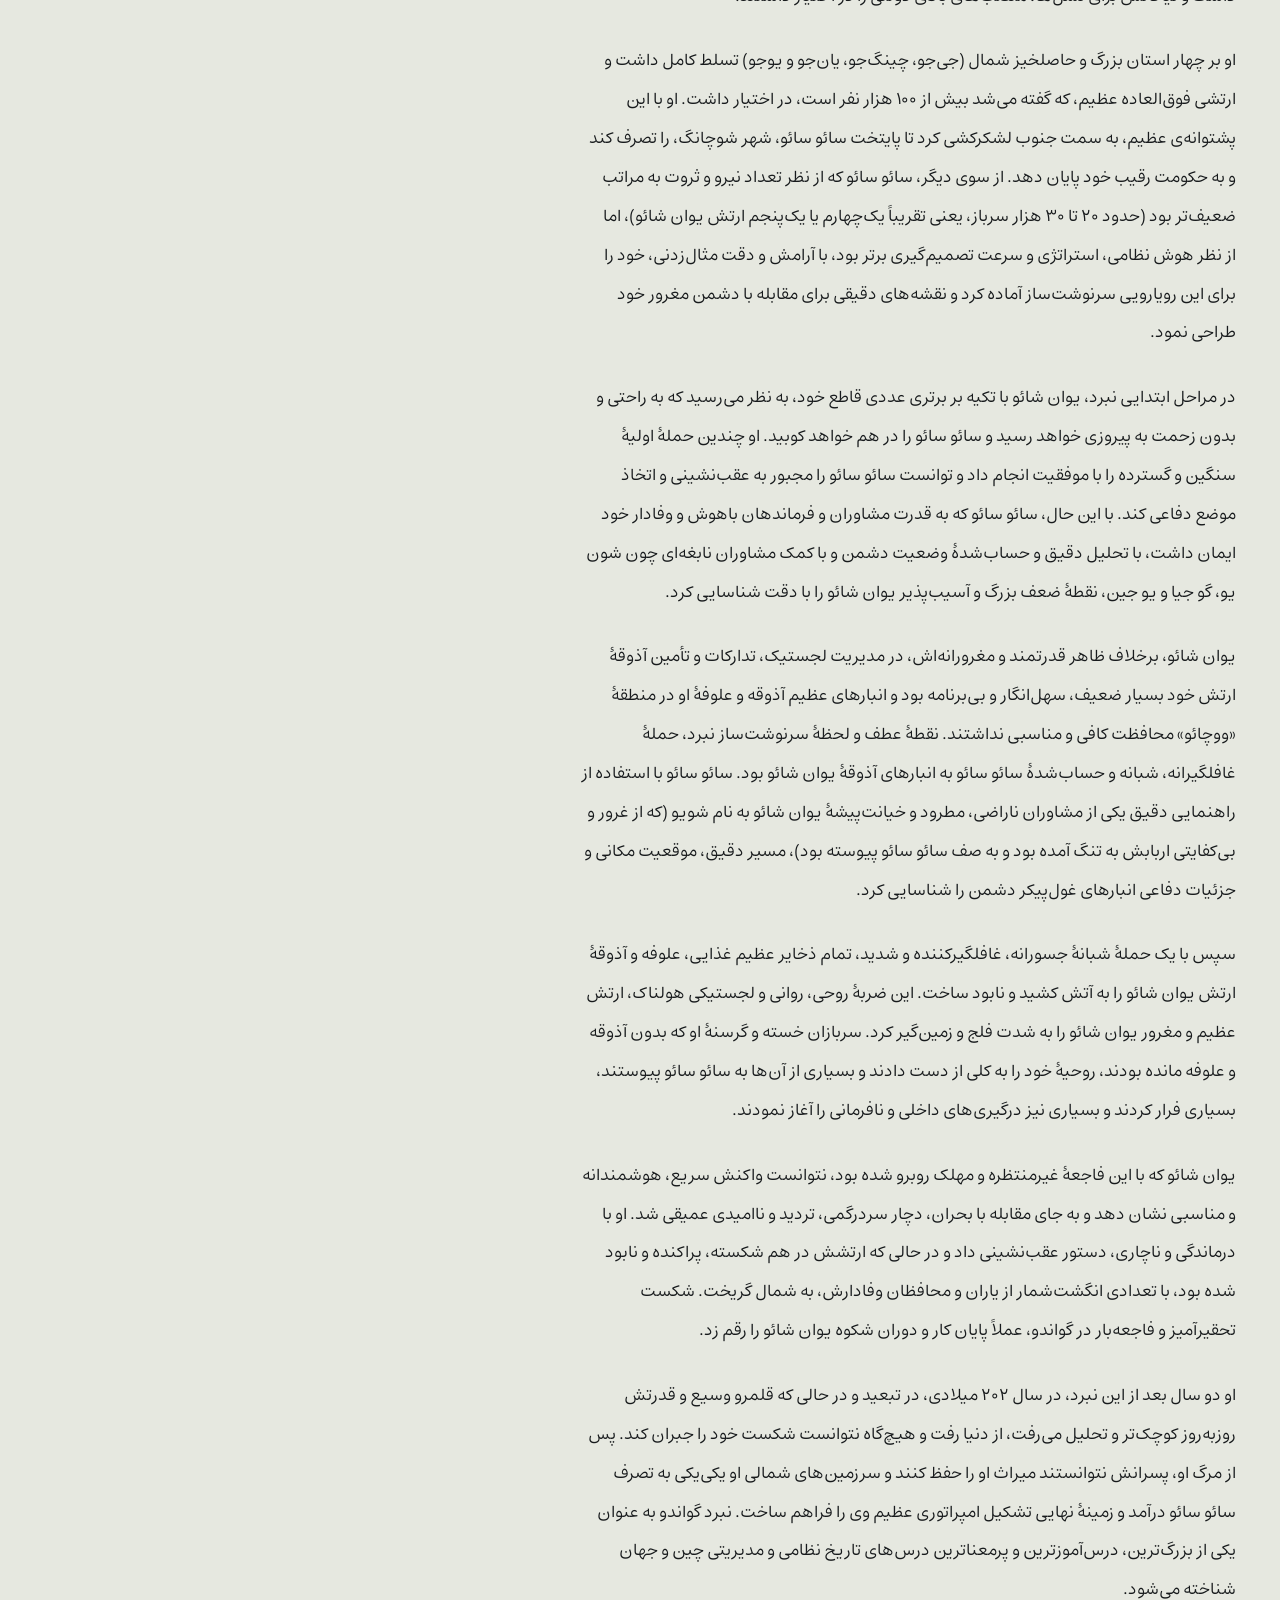
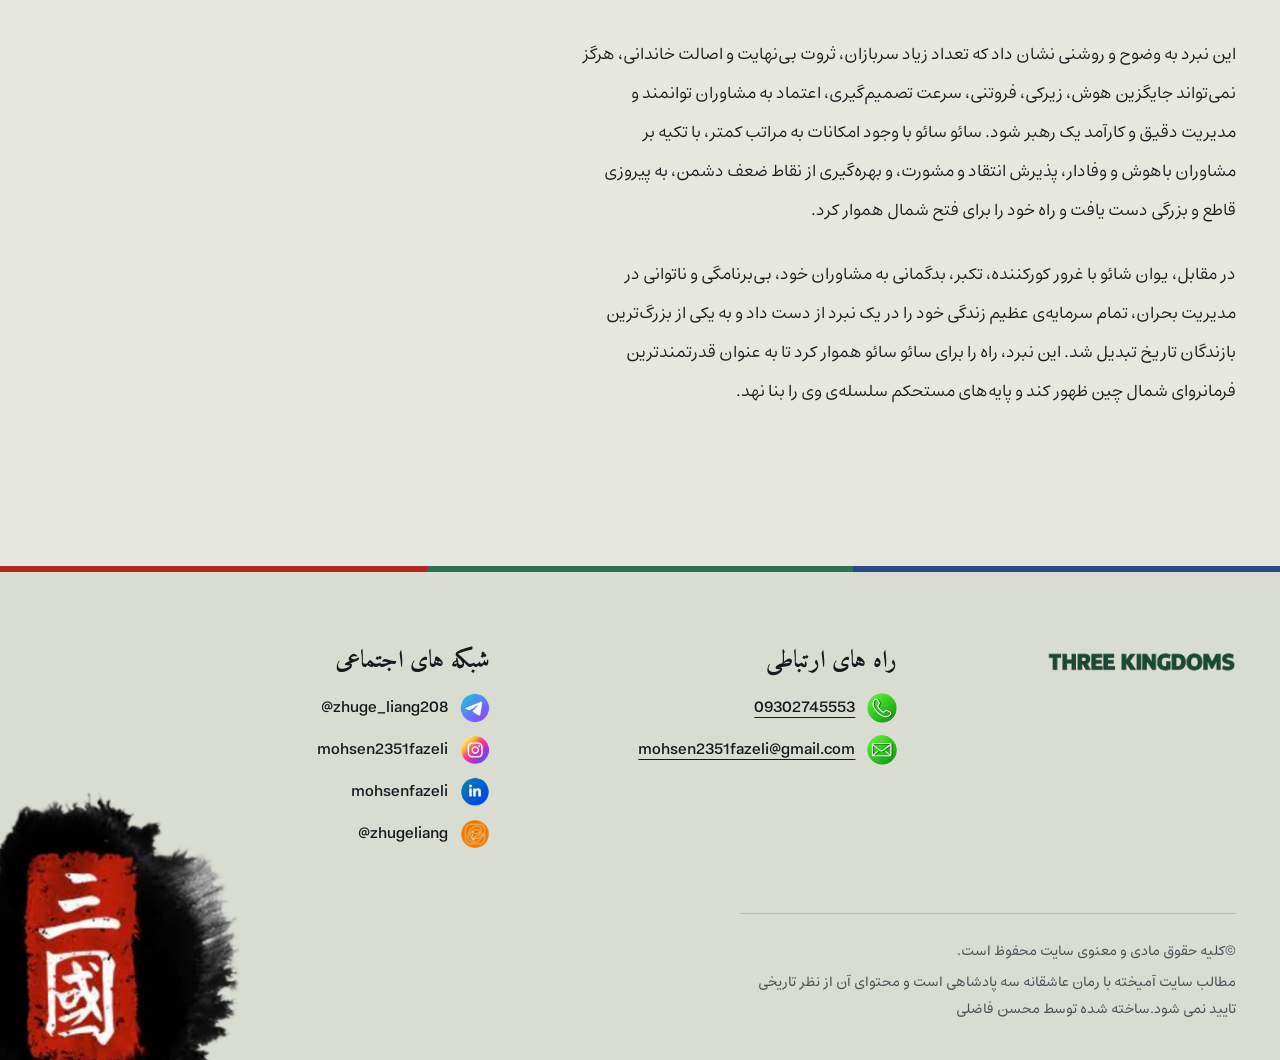
<file: article/guando.html>
<!doctype html>
<html lang="fa" dir="rtl">
<head>
<meta charset="UTF-8">
<meta name="viewport" content="width=device-width, initial-scale=1.0">
<title>THREE KINGDOMS | نبرد گواندو</title>
<meta name="description" content="نبرد گواندو که در سال ۲۰۰ میلادی در دشت‌های وسیع و باز شمال چین روی داد، یکی از بزرگ‌ترین، خونین‌ترین و تأثیرگذارترین نبردهای دوره سه پادشاهی است که در آن سرنوشت شمال…">
<meta name="robots" content="index, follow, max-image-preview:large">
<meta name="theme-color" content="#e6e8e0">
<link rel="canonical" href="https://three-kingdoms.ir/article/guando.html">
<link rel="preload" href="../style/fonts/Estedad-VF.woff2" as="font" type="font/woff2" crossorigin>
<link rel="preload" href="../style/fonts/Amiri-Bold-fa.woff" as="font" type="font/woff" crossorigin>
<link rel="stylesheet" href="../style/base.min.css">
<link rel="stylesheet" href="../style/article.min.css">
<link rel="icon" type="image/png" sizes="48x48" href="../poster/favicon-48.png">
<link rel="icon" type="image/png" sizes="192x192" href="../poster/favicon-192.png">
<link rel="apple-touch-icon" href="../poster/apple-touch-icon.png">
<meta property="og:site_name" content="THREE KINGDOMS | سه پادشاهی">
<meta property="og:locale" content="fa_IR">
<meta property="og:type" content="article">
<meta property="og:title" content="THREE KINGDOMS | نبرد گواندو">
<meta property="og:description" content="نبرد گواندو که در سال ۲۰۰ میلادی در دشت‌های وسیع و باز شمال چین روی داد، یکی از بزرگ‌ترین، خونین‌ترین و تأثیرگذارترین نبردهای دوره سه پادشاهی است که در آن سرنوشت شمال…">
<meta property="og:url" content="https://three-kingdoms.ir/article/guando.html">
<meta property="og:image" content="https://three-kingdoms.ir/pict/t6.jpg">
<meta property="og:image:width" content="1280">
<meta property="og:image:height" content="720">
<meta property="og:image:alt" content="نبرد گواندو">
<script type="application/ld+json">{"@context":"https://schema.org","@type":"Article","headline":"نبرد گواندو","description":"نبرد گواندو که در سال ۲۰۰ میلادی در دشت‌های وسیع و باز شمال چین روی داد، یکی از بزرگ‌ترین، خونین‌ترین و تأثیرگذارترین نبردهای دوره سه پادشاهی است که در آن سرنوشت شمال…","inLanguage":"fa","author":{"@type":"Organization","name":"سه پادشاهی"},"publisher":{"@type":"Organization","name":"سه پادشاهی"},"url":"https://three-kingdoms.ir/article/guando.html","mainEntityOfPage":{"@type":"WebPage","@id":"https://three-kingdoms.ir/article/guando.html"},"image":["https://three-kingdoms.ir/pict/t6.jpg"]}</script>
<script type="application/ld+json">{"@context":"https://schema.org","@type":"BreadcrumbList","itemListElement":[{"@type":"ListItem","position":1,"name":"صفحه اصلی","item":"https://three-kingdoms.ir/"},{"@type":"ListItem","position":2,"name":"مقالات","item":"https://three-kingdoms.ir/temp/veblog.html"},{"@type":"ListItem","position":3,"name":"گوآندو","item":"https://three-kingdoms.ir/article/guando.html"}]}</script>
</head>
<body>
<a class="skip" href="#main">پرش به محتوای اصلی</a>
<header class="site-header">
  <nav class="nav" aria-label="منو">
    <ul class="nav-group"><li><a class="nav-link" href="../index.html">صفحه اصلی</a></li><li><a class="nav-link" href="../temp/veblog.html" aria-current="true">مقالات</a></li><li><a class="nav-link" href="../temp/ai.html">هوش مصنوعی</a></li></ul>
    <a class="brand" href="../index.html"><img src="../pic/head.webp" alt="THREE KINGDOMS" width="858" height="169"></a>
    <ul class="nav-group"><li><a class="nav-link" href="../temp/episode.html">قسمت ها</a></li><li><a class="nav-link" href="../temp/persons.html">شخصیت ها</a></li><li><a class="nav-link" href="../temp/callus.html">تماس با ما</a></li></ul>
    <button class="menu-btn" type="button" aria-expanded="false" aria-controls="menu-panel" aria-label="منو"><span></span><span></span><span></span></button>
  </nav>
</header>
<div class="menu-panel" id="menu-panel">
  <div class="menu-title">منو</div>
  <nav class="menu-links" aria-label="منو"><a href="../index.html">صفحه اصلی</a><a href="../temp/veblog.html" aria-current="true">مقالات</a><a href="../temp/ai.html">هوش مصنوعی</a><a href="../temp/episode.html">قسمت ها</a><a href="../temp/persons.html">شخصیت ها</a><a href="../temp/callus.html">تماس با ما</a></nav>
</div>
<div class="progress" aria-hidden="true"><i></i></div>
<main id="main">
<header class="article-head"><div class="wrap"><span class="cat">نبرد ها</span><h1>گوآندو</h1></div></header>
<div class="wrap">
  <figure class="cover"><img src="../pict/t6.webp" alt="نبرد گواندو" width="1280" height="720"></figure>
  <div class="article-grid">
    <div class="article-body"><p>نبرد گواندو که در سال ۲۰۰ میلادی در دشت‌های وسیع و باز شمال چین روی داد، یکی از بزرگ‌ترین، خونین‌ترین و تأثیرگذارترین نبردهای دوره سه پادشاهی است که در آن سرنوشت شمال چین برای همیشه تغییر کرد و مسیر تاریخ این سرزمین دگرگون شد. این نبرد، رویارویی مستقیم و بی‌واسطهٔ دو ارباب جنگ قدرتمند و جاه‌طلب، سائو سائو و یوان شائو، بود که هر یک با تکیه بر مزایا و قوت‌های خود، به دنبال تسلط بر دشت مرکزی چین و گسترش قلمرو و قدرت خویش بودند.</p><p>یوان شائو با تکیه بر اصالت خاندانی شریف، ارتشی عظیم و ثروتی بی‌نهایت، خود را برتر و شایسته‌تر از سائو سائو می‌دانست، اما نتیجهٔ این نبرد، درس‌های بزرگی در مورد مدیریت، استراتژی، فروتنی و اهمیت مشاوران توانا در رهبری به همراه داشت و نشان داد که غرور و تکبر، بزرگ‌ترین دشمن یک فرمانروا است. یوان شائو در آن زمان، قدرتمندترین و ثروتمندترین ارباب جنگ در شمال چین بود. او از خاندان اشرافی و پرنفوذ یوان برخاسته بود که ریشه‌ای عمیق و کهن در دربار سلسله هان داشت و نیاکانش برای نسل‌ها، منصب‌های بالای دولتی را در اختیار داشتند.</p><p>او بر چهار استان بزرگ و حاصلخیز شمال (جی‌جو، چینگ‌جو، یان‌جو و یو‌جو) تسلط کامل داشت و ارتشی فوق‌العاده عظیم، که گفته می‌شد بیش از ۱۰۰ هزار نفر است، در اختیار داشت. او با این پشتوانه‌ی عظیم، به سمت جنوب لشکرکشی کرد تا پایتخت سائو سائو، شهر شوچانگ، را تصرف کند و به حکومت رقیب خود پایان دهد. از سوی دیگر، سائو سائو که از نظر تعداد نیرو و ثروت به مراتب ضعیف‌تر بود (حدود ۲۰ تا ۳۰ هزار سرباز، یعنی تقریباً یک‌چهارم یا یک‌پنجم ارتش یوان شائو)، اما از نظر هوش نظامی، استراتژی و سرعت تصمیم‌گیری برتر بود، با آرامش و دقت مثال‌زدنی، خود را برای این رویارویی سرنوشت‌ساز آماده کرد و نقشه‌های دقیقی برای مقابله با دشمن مغرور خود طراحی نمود.</p><p>در مراحل ابتدایی نبرد، یوان شائو با تکیه بر برتری عددی قاطع خود، به نظر می‌رسید که به راحتی و بدون زحمت به پیروزی خواهد رسید و سائو سائو را در هم خواهد کوبید. او چندین حملهٔ اولیهٔ سنگین و گسترده را با موفقیت انجام داد و توانست سائو سائو را مجبور به عقب‌نشینی و اتخاذ موضع دفاعی کند. با این حال، سائو سائو که به قدرت مشاوران و فرماندهان باهوش و وفادار خود ایمان داشت، با تحلیل دقیق و حساب‌شدهٔ وضعیت دشمن و با کمک مشاوران نابغه‌ای چون شون یو، گو جیا و یو جین، نقطهٔ ضعف بزرگ و آسیب‌پذیر یوان شائو را با دقت شناسایی کرد.</p><p>یوان شائو، برخلاف ظاهر قدرتمند و مغرورانه‌اش، در مدیریت لجستیک، تدارکات و تأمین آذوقهٔ ارتش خود بسیار ضعیف، سهل‌انگار و بی‌برنامه بود و انبارهای عظیم آذوقه و علوفهٔ او در منطقهٔ «وو‌چائو» محافظت کافی و مناسبی نداشتند. نقطهٔ عطف و لحظهٔ سرنوشت‌ساز نبرد، حملهٔ غافلگیرانه، شبانه و حساب‌شدهٔ سائو سائو به انبارهای آذوقهٔ یوان شائو بود. سائو سائو با استفاده از راهنمایی دقیق یکی از مشاوران ناراضی، مطرود و خیانت‌پیشهٔ یوان شائو به نام شویو (که از غرور و بی‌کفایتی اربابش به تنگ آمده بود و به صف سائو سائو پیوسته بود)، مسیر دقیق، موقعیت مکانی و جزئیات دفاعی انبارهای غول‌پیکر دشمن را شناسایی کرد.</p><p>سپس با یک حملهٔ شبانهٔ جسورانه، غافلگیرکننده و شدید، تمام ذخایر عظیم غذایی، علوفه و آذوقهٔ ارتش یوان شائو را به آتش کشید و نابود ساخت. این ضربهٔ روحی، روانی و لجستیکی هولناک، ارتش عظیم و مغرور یوان شائو را به شدت فلج و زمین‌گیر کرد. سربازان خسته و گرسنهٔ او که بدون آذوقه و علوفه مانده بودند، روحیهٔ خود را به کلی از دست دادند و بسیاری از آن‌ها به سائو سائو پیوستند، بسیاری فرار کردند و بسیاری نیز درگیری‌های داخلی و نافرمانی را آغاز نمودند.</p><p>یوان شائو که با این فاجعهٔ غیرمنتظره و مهلک روبرو شده بود، نتوانست واکنش سریع، هوشمندانه و مناسبی نشان دهد و به جای مقابله با بحران، دچار سردرگمی، تردید و ناامیدی عمیقی شد. او با درماندگی و ناچاری، دستور عقب‌نشینی داد و در حالی که ارتشش در هم شکسته، پراکنده و نابود شده بود، با تعدادی انگشت‌شمار از یاران و محافظان وفادارش، به شمال گریخت. شکست تحقیرآمیز و فاجعه‌بار در گواندو، عملاً پایان کار و دوران شکوه یوان شائو را رقم زد.</p><p>او دو سال بعد از این نبرد، در سال ۲۰۲ میلادی، در تبعید و در حالی که قلمرو وسیع و قدرتش روزبه‌روز کوچک‌تر و تحلیل می‌رفت، از دنیا رفت و هیچ‌گاه نتوانست شکست خود را جبران کند. پس از مرگ او، پسرانش نتوانستند میراث او را حفظ کنند و سرزمین‌های شمالی او یکی‌یکی به تصرف سائو سائو درآمد و زمینهٔ نهایی تشکیل امپراتوری عظیم وی را فراهم ساخت. نبرد گواندو به عنوان یکی از بزرگ‌ترین، درس‌آموزترین و پرمعناترین درس‌های تاریخ نظامی و مدیریتی چین و جهان شناخته می‌شود.</p><p>این نبرد به وضوح و روشنی نشان داد که تعداد زیاد سربازان، ثروت بی‌نهایت و اصالت خاندانی، هرگز نمی‌تواند جایگزین هوش، زیرکی، فروتنی، سرعت تصمیم‌گیری، اعتماد به مشاوران توانمند و مدیریت دقیق و کارآمد یک رهبر شود. سائو سائو با وجود امکانات به مراتب کمتر، با تکیه بر مشاوران باهوش و وفادار، پذیرش انتقاد و مشورت، و بهره‌گیری از نقاط ضعف دشمن، به پیروزی قاطع و بزرگی دست یافت و راه خود را برای فتح شمال هموار کرد.</p><p>در مقابل، یوان شائو با غرور کورکننده، تکبر، بدگمانی به مشاوران خود، بی‌برنامگی و ناتوانی در مدیریت بحران، تمام سرمایه‌ی عظیم زندگی خود را در یک نبرد از دست داد و به یکی از بزرگ‌ترین بازندگان تاریخ تبدیل شد. این نبرد، راه را برای سائو سائو هموار کرد تا به عنوان قدرتمندترین فرمانروای شمال چین ظهور کند و پایه‌های مستحکم سلسله‌ی وی را بنا نهد.</p></div>
    <aside class="more" aria-label="مقالات"><h2>مقالات</h2><ul><li><a href="../article/redcliff.html"><img src="../pict/t8.webp" alt="نبرد صخره سرخ" width="1280" height="720" loading="lazy" decoding="async"><span>صخره سرخ</span></a></li><li><a href="../article/zhuge.html"><img src="../pic/f.webp" alt="ژوگه لیانگ" width="1280" height="720" loading="lazy" decoding="async"><span>ژوگه لیانگ</span></a></li><li><a href="../article/yello.html"><img src="../pict/first.webp" alt="شورش کلاه زردها" width="1280" height="720" loading="lazy" decoding="async"><span>شورش کلاه زرد ها</span></a></li></ul></aside>
  </div>
</div>
</main>
<footer class="site-footer">
  <img class="footer-seal" src="../poster/li.webp" alt="" width="1920" height="1916" loading="lazy" decoding="async" aria-hidden="true">
  <div class="wrap footer-inner">
    <div class="footer-brand"><img src="../pic/head.webp" alt="THREE KINGDOMS" width="858" height="169" loading="lazy" decoding="async"></div>
    <div class="footer-col"><h2>راه های ارتباطی</h2><ul class="footer-list"><li><img src="../pngpic/phone.webp" alt="" width="388" height="388"><span><a href="tel:09302745553">09302745553</a></span></li><li><img src="../pngpic/email.webp" alt="" width="386" height="386"><span><a href="mailto:mohsen2351fazeli@gmail.com">mohsen2351fazeli@gmail.com</a></span></li></ul></div>
    <div class="footer-col"><h2>شبکه های اجتماعی</h2><ul class="footer-list"><li><img src="../pngpic/tel.webp" alt="" width="198" height="198"><span dir="ltr">@zhuge_liang208</span></li><li><img src="../pngpic/insta.webp" alt="" width="203" height="203"><span dir="ltr">mohsen2351fazeli</span></li><li><img src="../pngpic/lin.webp" alt="" width="204" height="204"><span dir="ltr">mohsenfazeli</span></li><li><img src="../pngpic/eitaa.webp" alt="" width="1920" height="1916"><span dir="ltr">@zhugeliang</span></li></ul></div>
    <div class="footer-legal"><p>©کلیه حقوق مادی و معنوی سایت محفوظ است.</p><p>مطالب سایت آمیخته با رمان عاشقانه سه پادشاهی است و محتوای آن از نظر تاریخی تایید نمی شود.ساخته شده توسط محسن فاضلی</p></div>
  </div>
</footer>
<script src="../script/common.min.js" defer></script>
<script src="../script/article.min.js" defer></script>
</body>
</html>
</file>
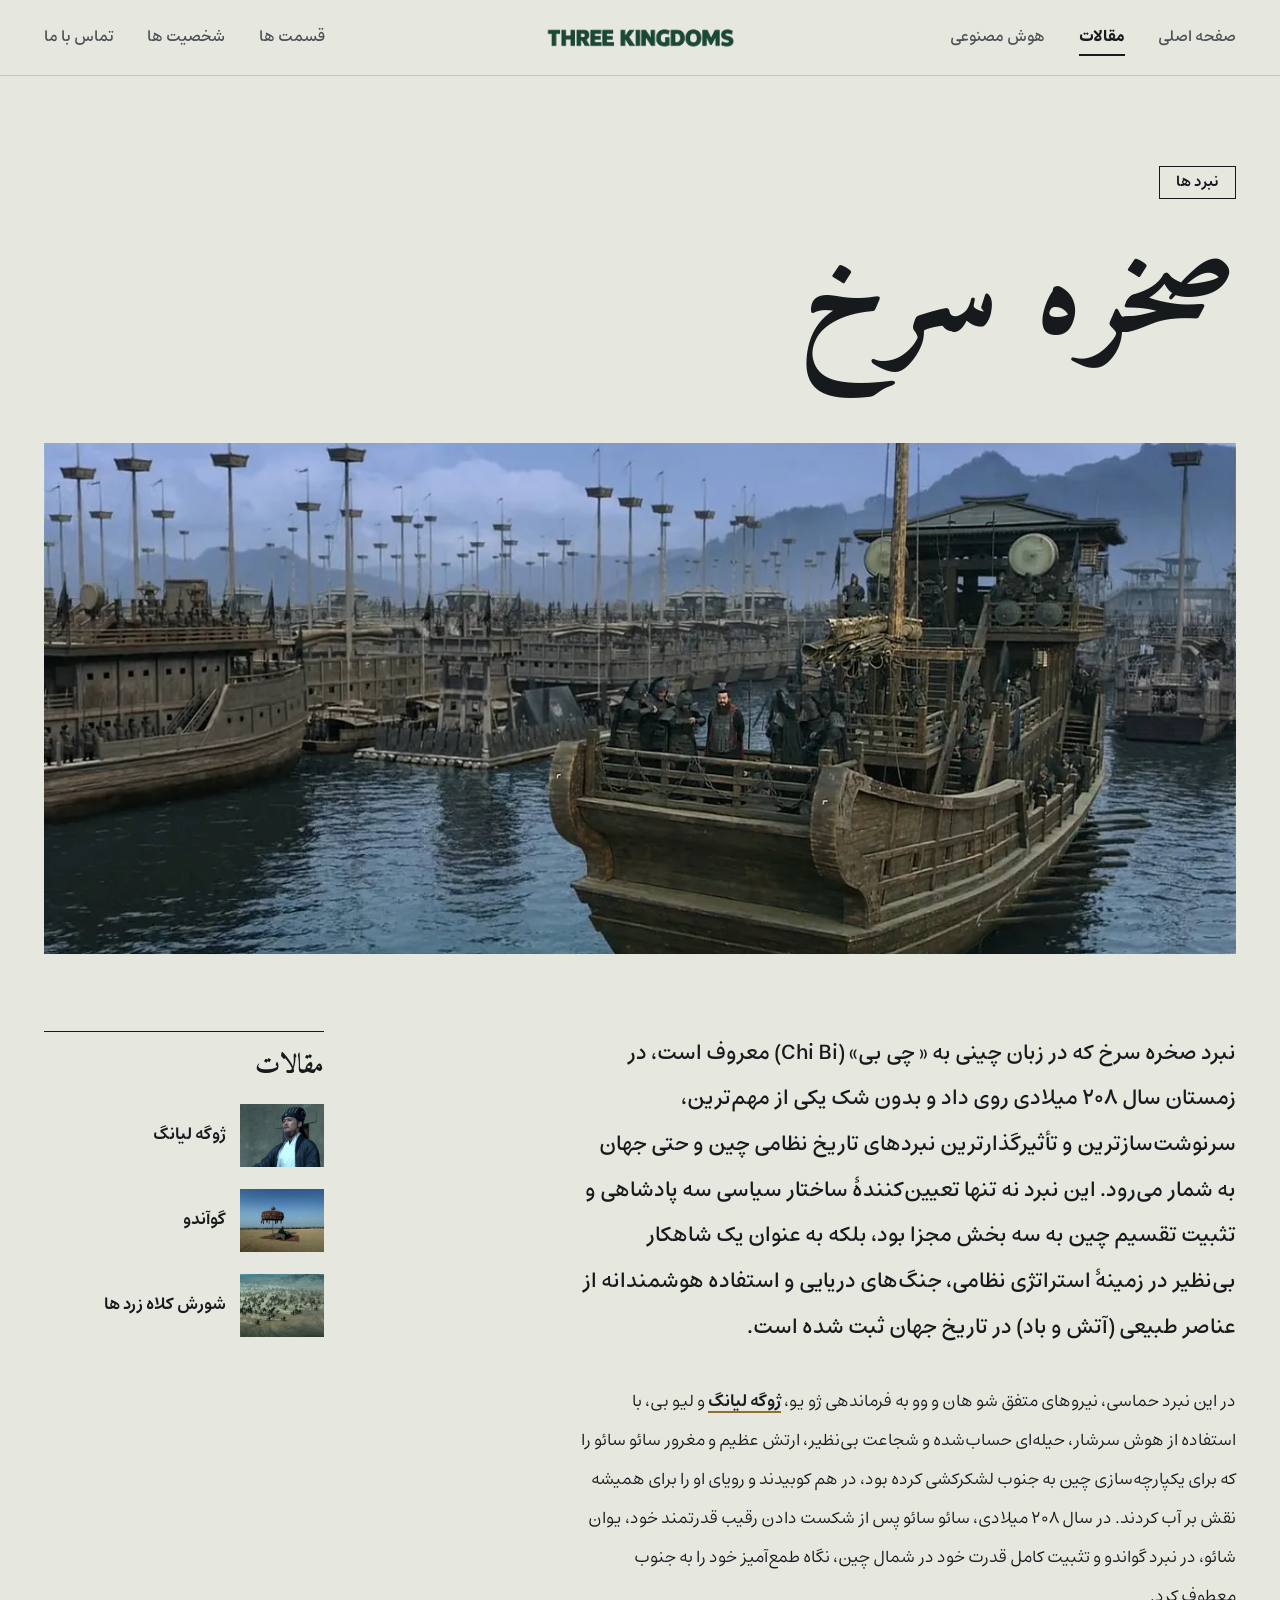
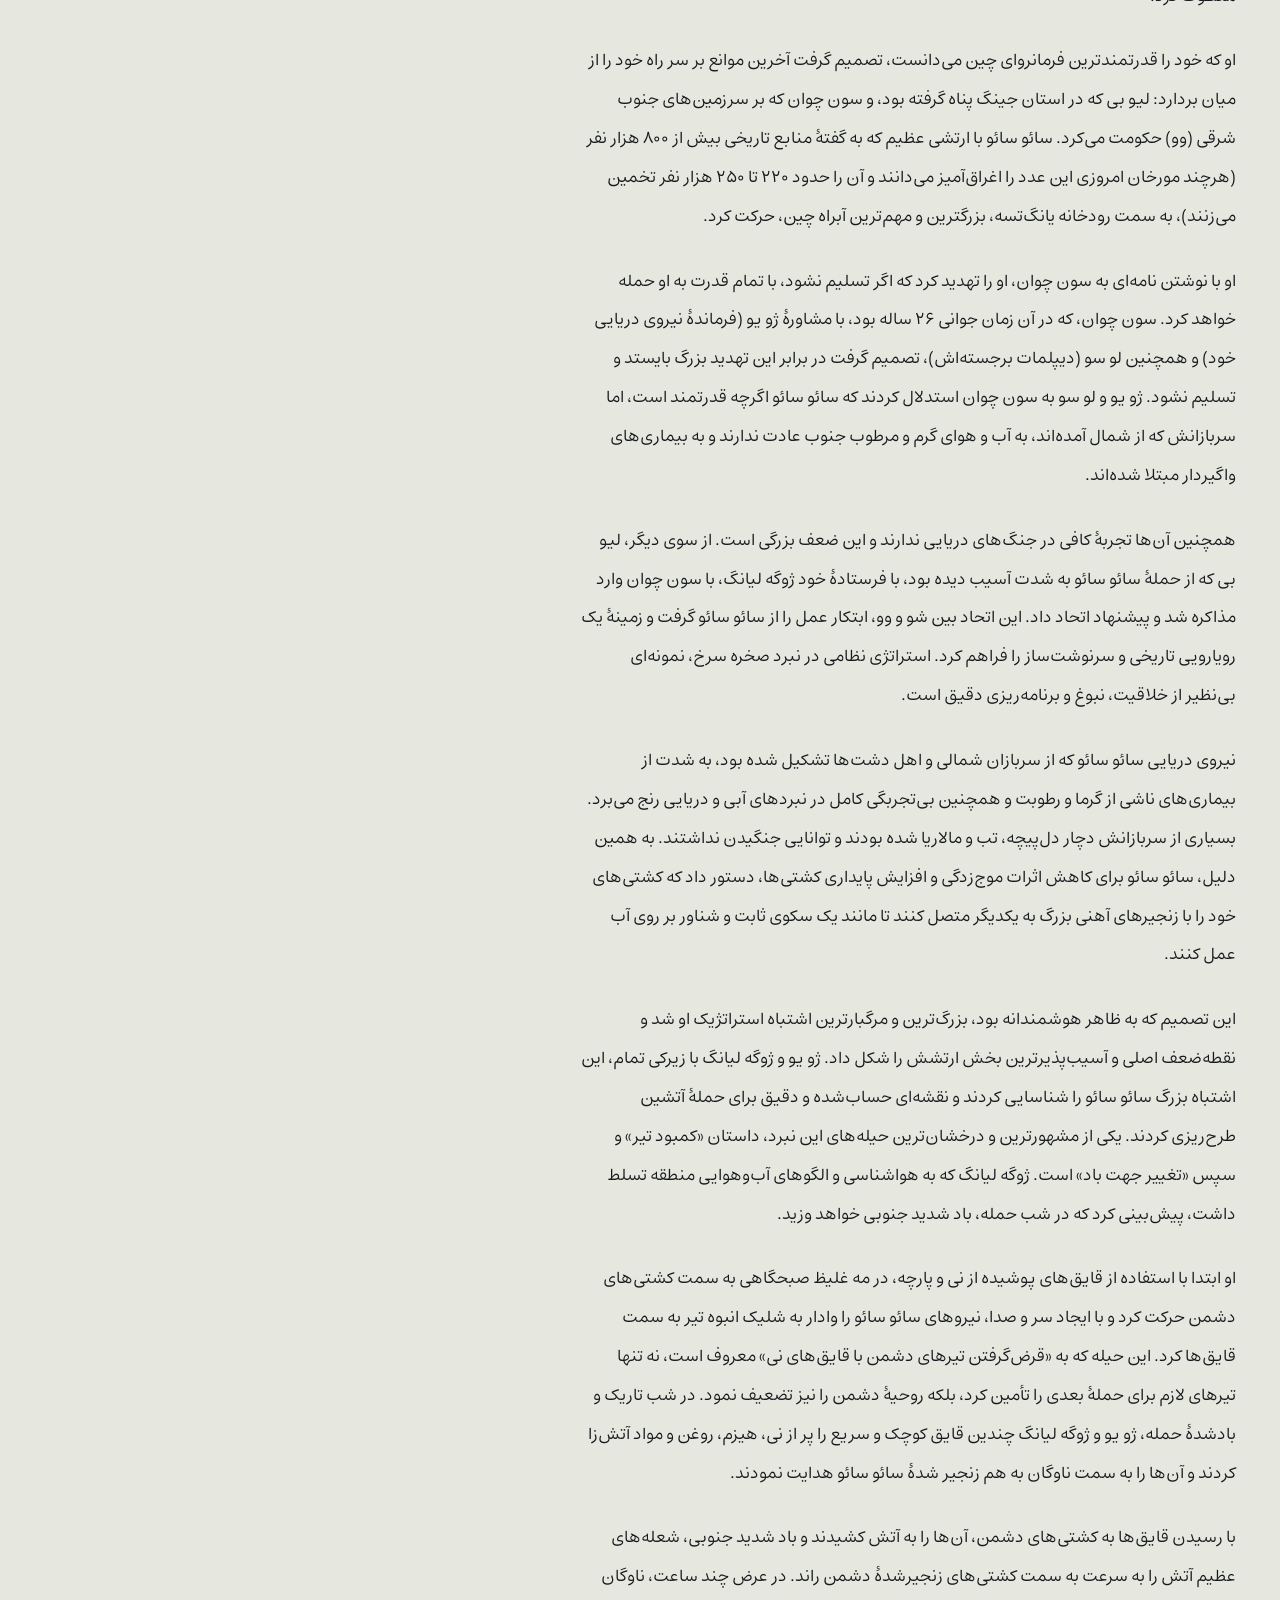
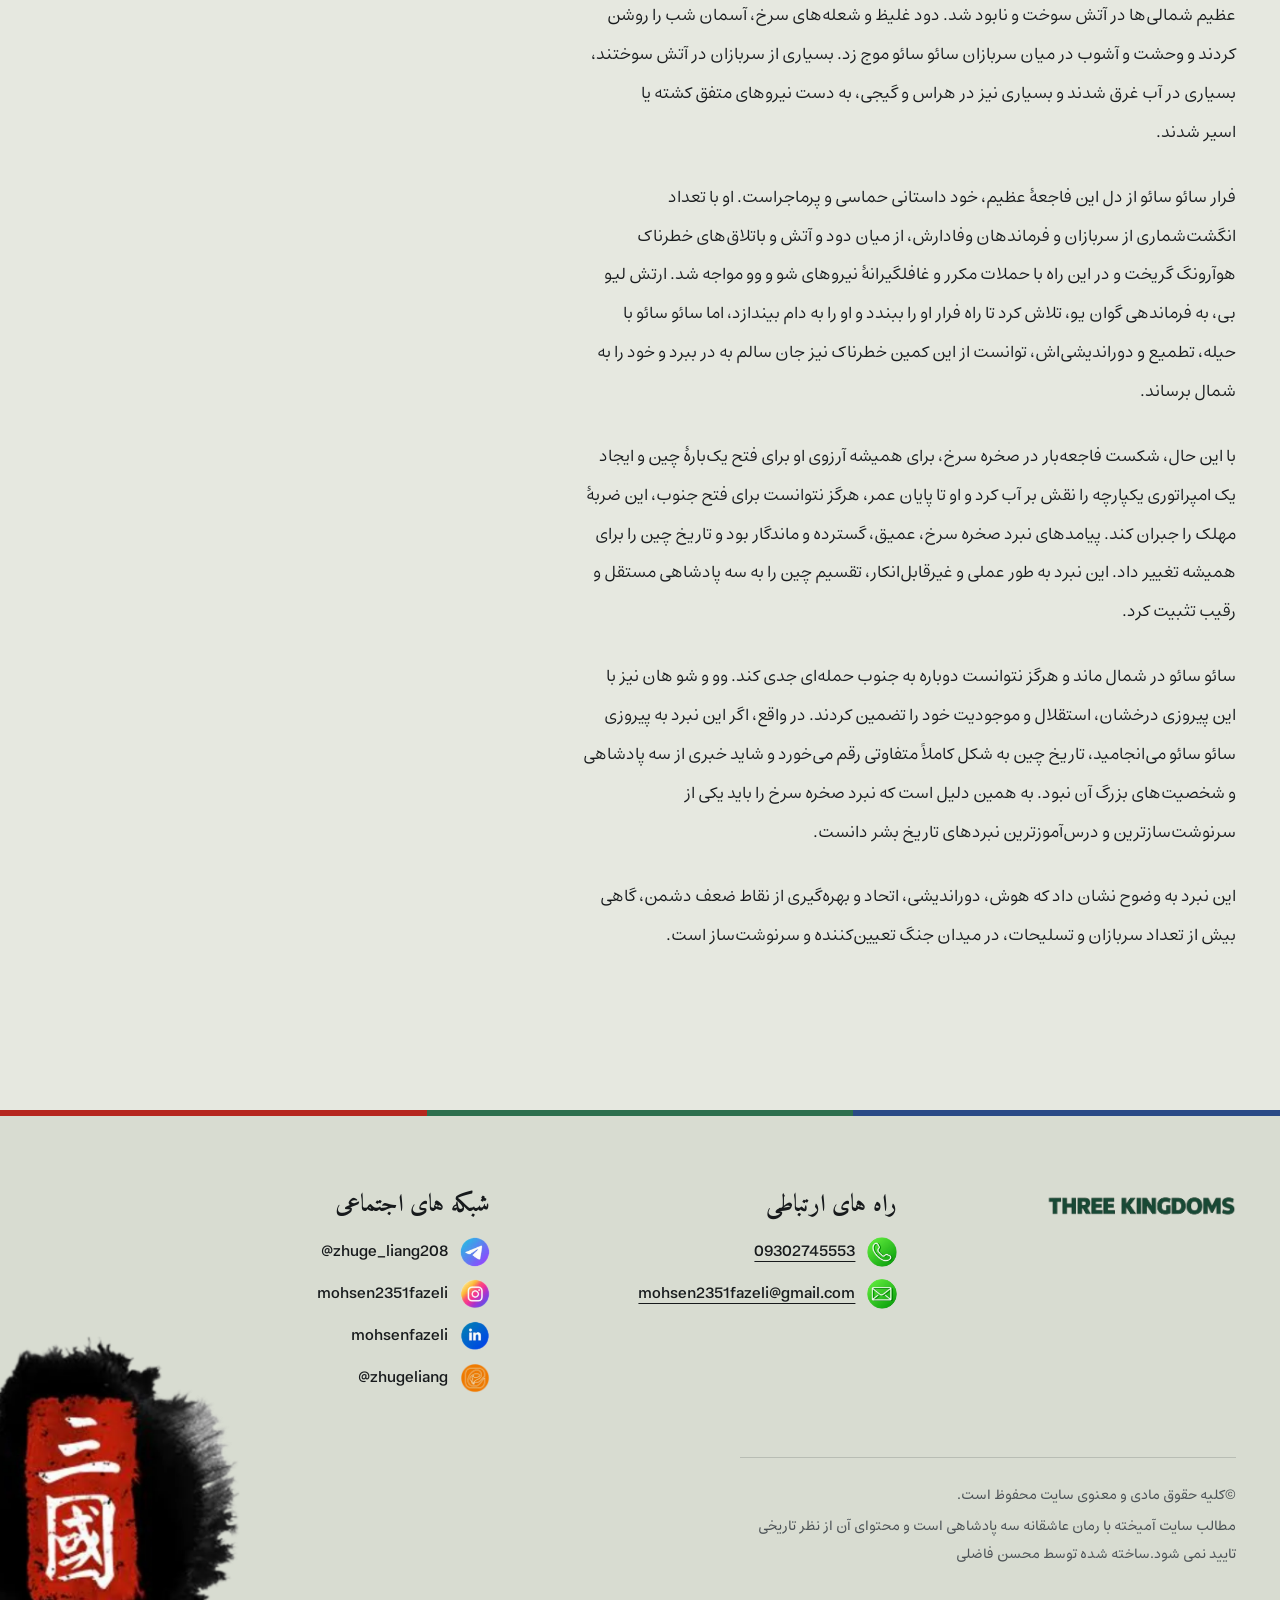
<file: article/redcliff.html>
<!doctype html>
<html lang="fa" dir="rtl">
<head>
<meta charset="UTF-8">
<meta name="viewport" content="width=device-width, initial-scale=1.0">
<title>THREE KINGDOMS | نبرد صخره سرخ</title>
<meta name="description" content="نبرد صخره سرخ که در زبان چینی به « چی بی» (Chi Bi) معروف است، در زمستان سال ۲۰۸ میلادی روی داد و بدون شک یکی از مهم‌ترین، سرنوشت‌سازترین و تأثیرگذارترین نبردهای تاریخ…">
<meta name="robots" content="index, follow, max-image-preview:large">
<meta name="theme-color" content="#e6e8e0">
<link rel="canonical" href="https://three-kingdoms.ir/article/redcliff.html">
<link rel="preload" href="../style/fonts/Estedad-VF.woff2" as="font" type="font/woff2" crossorigin>
<link rel="preload" href="../style/fonts/Amiri-Bold-fa.woff" as="font" type="font/woff" crossorigin>
<link rel="stylesheet" href="../style/base.min.css">
<link rel="stylesheet" href="../style/article.min.css">
<link rel="icon" type="image/png" sizes="48x48" href="../poster/favicon-48.png">
<link rel="icon" type="image/png" sizes="192x192" href="../poster/favicon-192.png">
<link rel="apple-touch-icon" href="../poster/apple-touch-icon.png">
<meta property="og:site_name" content="THREE KINGDOMS | سه پادشاهی">
<meta property="og:locale" content="fa_IR">
<meta property="og:type" content="article">
<meta property="og:title" content="THREE KINGDOMS | نبرد صخره سرخ">
<meta property="og:description" content="نبرد صخره سرخ که در زبان چینی به « چی بی» (Chi Bi) معروف است، در زمستان سال ۲۰۸ میلادی روی داد و بدون شک یکی از مهم‌ترین، سرنوشت‌سازترین و تأثیرگذارترین نبردهای تاریخ…">
<meta property="og:url" content="https://three-kingdoms.ir/article/redcliff.html">
<meta property="og:image" content="https://three-kingdoms.ir/pict/t8.jpg">
<meta property="og:image:width" content="1280">
<meta property="og:image:height" content="720">
<meta property="og:image:alt" content="نبرد صخره سرخ">
<script type="application/ld+json">{"@context":"https://schema.org","@type":"Article","headline":"نبرد صخره سرخ","description":"نبرد صخره سرخ که در زبان چینی به « چی بی» (Chi Bi) معروف است، در زمستان سال ۲۰۸ میلادی روی داد و بدون شک یکی از مهم‌ترین، سرنوشت‌سازترین و تأثیرگذارترین نبردهای تاریخ…","inLanguage":"fa","author":{"@type":"Organization","name":"سه پادشاهی"},"publisher":{"@type":"Organization","name":"سه پادشاهی"},"url":"https://three-kingdoms.ir/article/redcliff.html","mainEntityOfPage":{"@type":"WebPage","@id":"https://three-kingdoms.ir/article/redcliff.html"},"image":["https://three-kingdoms.ir/pict/t8.jpg"]}</script>
<script type="application/ld+json">{"@context":"https://schema.org","@type":"BreadcrumbList","itemListElement":[{"@type":"ListItem","position":1,"name":"صفحه اصلی","item":"https://three-kingdoms.ir/"},{"@type":"ListItem","position":2,"name":"مقالات","item":"https://three-kingdoms.ir/temp/veblog.html"},{"@type":"ListItem","position":3,"name":"صخره سرخ","item":"https://three-kingdoms.ir/article/redcliff.html"}]}</script>
</head>
<body>
<a class="skip" href="#main">پرش به محتوای اصلی</a>
<header class="site-header">
  <nav class="nav" aria-label="منو">
    <ul class="nav-group"><li><a class="nav-link" href="../index.html">صفحه اصلی</a></li><li><a class="nav-link" href="../temp/veblog.html" aria-current="true">مقالات</a></li><li><a class="nav-link" href="../temp/ai.html">هوش مصنوعی</a></li></ul>
    <a class="brand" href="../index.html"><img src="../pic/head.webp" alt="THREE KINGDOMS" width="858" height="169"></a>
    <ul class="nav-group"><li><a class="nav-link" href="../temp/episode.html">قسمت ها</a></li><li><a class="nav-link" href="../temp/persons.html">شخصیت ها</a></li><li><a class="nav-link" href="../temp/callus.html">تماس با ما</a></li></ul>
    <button class="menu-btn" type="button" aria-expanded="false" aria-controls="menu-panel" aria-label="منو"><span></span><span></span><span></span></button>
  </nav>
</header>
<div class="menu-panel" id="menu-panel">
  <div class="menu-title">منو</div>
  <nav class="menu-links" aria-label="منو"><a href="../index.html">صفحه اصلی</a><a href="../temp/veblog.html" aria-current="true">مقالات</a><a href="../temp/ai.html">هوش مصنوعی</a><a href="../temp/episode.html">قسمت ها</a><a href="../temp/persons.html">شخصیت ها</a><a href="../temp/callus.html">تماس با ما</a></nav>
</div>
<div class="progress" aria-hidden="true"><i></i></div>
<main id="main">
<header class="article-head"><div class="wrap"><span class="cat">نبرد ها</span><h1>صخره سرخ</h1></div></header>
<div class="wrap">
  <figure class="cover"><img src="../pict/t8.webp" alt="نبرد صخره سرخ" width="1280" height="720"></figure>
  <div class="article-grid">
    <div class="article-body"><p>نبرد صخره سرخ که در زبان چینی به « چی بی» (Chi Bi) معروف است، در زمستان سال ۲۰۸ میلادی روی داد و بدون شک یکی از مهم‌ترین، سرنوشت‌سازترین و تأثیرگذارترین نبردهای تاریخ نظامی چین و حتی جهان به شمار می‌رود. این نبرد نه تنها تعیین‌کنندهٔ ساختار سیاسی سه پادشاهی و تثبیت تقسیم چین به سه بخش مجزا بود، بلکه به عنوان یک شاهکار بی‌نظیر در زمینهٔ استراتژی نظامی، جنگ‌های دریایی و استفاده هوشمندانه از عناصر طبیعی (آتش و باد) در تاریخ جهان ثبت شده است.</p><p>در این نبرد حماسی، نیروهای متفق شو هان و وو به فرماندهی ژو یو، <a class="inline-link" href="../article/zhuge.html">ژوگه لیانگ</a> و لیو بی، با استفاده از هوش سرشار، حیله‌ای حساب‌شده و شجاعت بی‌نظیر، ارتش عظیم و مغرور سائو سائو را که برای یکپارچه‌سازی چین به جنوب لشکرکشی کرده بود، در هم کوبیدند و رویای او را برای همیشه نقش بر آب کردند. در سال ۲۰۸ میلادی، سائو سائو پس از شکست دادن رقیب قدرتمند خود، یوان شائو، در نبرد گواندو و تثبیت کامل قدرت خود در شمال چین، نگاه طمع‌آمیز خود را به جنوب معطوف کرد.</p><p>او که خود را قدرتمندترین فرمانروای چین می‌دانست، تصمیم گرفت آخرین موانع بر سر راه خود را از میان بردارد: لیو بی که در استان جینگ پناه گرفته بود، و سون چوان که بر سرزمین‌های جنوب شرقی (وو) حکومت می‌کرد. سائو سائو با ارتشی عظیم که به گفتهٔ منابع تاریخی بیش از ۸۰۰ هزار نفر (هرچند مورخان امروزی این عدد را اغراق‌آمیز می‌دانند و آن را حدود ۲۲۰ تا ۲۵۰ هزار نفر تخمین می‌زنند)، به سمت رودخانه یانگ‌تسه، بزرگترین و مهم‌ترین آبراه چین، حرکت کرد.</p><p>او با نوشتن نامه‌ای به سون چوان، او را تهدید کرد که اگر تسلیم نشود، با تمام قدرت به او حمله خواهد کرد. سون چوان، که در آن زمان جوانی ۲۶ ساله بود، با مشاورهٔ ژو یو (فرماندهٔ نیروی دریایی خود) و همچنین لو سو (دیپلمات برجسته‌اش)، تصمیم گرفت در برابر این تهدید بزرگ بایستد و تسلیم نشود. ژو یو و لو سو به سون چوان استدلال کردند که سائو سائو اگرچه قدرتمند است، اما سربازانش که از شمال آمده‌اند، به آب و هوای گرم و مرطوب جنوب عادت ندارند و به بیماری‌های واگیردار مبتلا شده‌اند.</p><p>همچنین آن‌ها تجربهٔ کافی در جنگ‌های دریایی ندارند و این ضعف بزرگی است. از سوی دیگر، لیو بی که از حملهٔ سائو سائو به شدت آسیب دیده بود، با فرستادهٔ خود ژوگه لیانگ، با سون چوان وارد مذاکره شد و پیشنهاد اتحاد داد. این اتحاد بین شو و وو، ابتکار عمل را از سائو سائو گرفت و زمینهٔ یک رویارویی تاریخی و سرنوشت‌ساز را فراهم کرد. استراتژی نظامی در نبرد صخره سرخ، نمونه‌ای بی‌نظیر از خلاقیت، نبوغ و برنامه‌ریزی دقیق است.</p><p>نیروی دریایی سائو سائو که از سربازان شمالی و اهل دشت‌ها تشکیل شده بود، به شدت از بیماری‌های ناشی از گرما و رطوبت و همچنین بی‌تجربگی کامل در نبردهای آبی و دریایی رنج می‌برد. بسیاری از سربازانش دچار دل‌پیچه، تب و مالاریا شده بودند و توانایی جنگیدن نداشتند. به همین دلیل، سائو سائو برای کاهش اثرات موج‌زدگی و افزایش پایداری کشتی‌ها، دستور داد که کشتی‌های خود را با زنجیرهای آهنی بزرگ به یکدیگر متصل کنند تا مانند یک سکوی ثابت و شناور بر روی آب عمل کنند.</p><p>این تصمیم که به ظاهر هوشمندانه بود، بزرگ‌ترین و مرگبارترین اشتباه استراتژیک او شد و نقطه‌ضعف اصلی و آسیب‌پذیرترین بخش ارتشش را شکل داد. ژو یو و ژوگه لیانگ با زیرکی تمام، این اشتباه بزرگ سائو سائو را شناسایی کردند و نقشه‌ای حساب‌شده و دقیق برای حملهٔ آتشین طرح‌ریزی کردند. یکی از مشهورترین و درخشان‌ترین حیله‌های این نبرد، داستان «کمبود تیر» و سپس «تغییر جهت باد» است. ژوگه لیانگ که به هواشناسی و الگوهای آب‌وهوایی منطقه تسلط داشت، پیش‌بینی کرد که در شب حمله، باد شدید جنوبی خواهد وزید.</p><p>او ابتدا با استفاده از قایق‌های پوشیده از نی و پارچه، در مه غلیظ صبحگاهی به سمت کشتی‌های دشمن حرکت کرد و با ایجاد سر و صدا، نیروهای سائو سائو را وادار به شلیک انبوه تیر به سمت قایق‌ها کرد. این حیله که به «قرض‌گرفتن تیرهای دشمن با قایق‌های نی» معروف است، نه تنها تیرهای لازم برای حملهٔ بعدی را تأمین کرد، بلکه روحیهٔ دشمن را نیز تضعیف نمود. در شب تاریک و باد‌شدهٔ حمله، ژو یو و ژوگه لیانگ چندین قایق کوچک و سریع را پر از نی، هیزم، روغن و مواد آتش‌زا کردند و آن‌ها را به سمت ناوگان به هم زنجیر شدهٔ سائو سائو هدایت نمودند.</p><p>با رسیدن قایق‌ها به کشتی‌های دشمن، آن‌ها را به آتش کشیدند و باد شدید جنوبی، شعله‌های عظیم آتش را به سرعت به سمت کشتی‌های زنجیرشدهٔ دشمن راند. در عرض چند ساعت، ناوگان عظیم شمالی‌ها در آتش سوخت و نابود شد. دود غلیظ و شعله‌های سرخ، آسمان شب را روشن کردند و وحشت و آشوب در میان سربازان سائو سائو موج زد. بسیاری از سربازان در آتش سوختند، بسیاری در آب غرق شدند و بسیاری نیز در هراس و گیجی، به دست نیروهای متفق کشته یا اسیر شدند.</p><p>فرار سائو سائو از دل این فاجعهٔ عظیم، خود داستانی حماسی و پرماجراست. او با تعداد انگشت‌شماری از سربازان و فرماندهان وفادارش، از میان دود و آتش و باتلاق‌های خطرناک هوآ‌رونگ گریخت و در این راه با حملات مکرر و غافلگیرانهٔ نیروهای شو و وو مواجه شد. ارتش لیو بی، به فرماندهی گوان یو، تلاش کرد تا راه فرار او را ببندد و او را به دام بیندازد، اما سائو سائو با حیله، تطمیع و دوراندیشی‌اش، توانست از این کمین خطرناک نیز جان سالم به در ببرد و خود را به شمال برساند.</p><p>با این حال، شکست فاجعه‌بار در صخره سرخ، برای همیشه آرزوی او برای فتح یک‌بارهٔ چین و ایجاد یک امپراتوری یکپارچه را نقش بر آب کرد و او تا پایان عمر، هرگز نتوانست برای فتح جنوب، این ضربهٔ مهلک را جبران کند. پیامدهای نبرد صخره سرخ، عمیق، گسترده و ماندگار بود و تاریخ چین را برای همیشه تغییر داد. این نبرد به طور عملی و غیرقابل‌انکار، تقسیم چین را به سه پادشاهی مستقل و رقیب تثبیت کرد.</p><p>سائو سائو در شمال ماند و هرگز نتوانست دوباره به جنوب حمله‌ای جدی کند. وو و شو هان نیز با این پیروزی درخشان، استقلال و موجودیت خود را تضمین کردند. در واقع، اگر این نبرد به پیروزی سائو سائو می‌انجامید، تاریخ چین به شکل کاملاً متفاوتی رقم می‌خورد و شاید خبری از سه پادشاهی و شخصیت‌های بزرگ آن نبود. به همین دلیل است که نبرد صخره سرخ را باید یکی از سرنوشت‌سازترین و درس‌آموزترین نبردهای تاریخ بشر دانست.</p><p>این نبرد به وضوح نشان داد که هوش، دوراندیشی، اتحاد و بهره‌گیری از نقاط ضعف دشمن، گاهی بیش از تعداد سربازان و تسلیحات، در میدان جنگ تعیین‌کننده و سرنوشت‌ساز است.</p></div>
    <aside class="more" aria-label="مقالات"><h2>مقالات</h2><ul><li><a href="../article/zhuge.html"><img src="../pic/f.webp" alt="ژوگه لیانگ" width="1280" height="720" loading="lazy" decoding="async"><span>ژوگه لیانگ</span></a></li><li><a href="../article/guando.html"><img src="../pict/t6.webp" alt="نبرد گواندو" width="1280" height="720" loading="lazy" decoding="async"><span>گوآندو</span></a></li><li><a href="../article/yello.html"><img src="../pict/first.webp" alt="شورش کلاه زردها" width="1280" height="720" loading="lazy" decoding="async"><span>شورش کلاه زرد ها</span></a></li></ul></aside>
  </div>
</div>
</main>
<footer class="site-footer">
  <img class="footer-seal" src="../poster/li.webp" alt="" width="1920" height="1916" loading="lazy" decoding="async" aria-hidden="true">
  <div class="wrap footer-inner">
    <div class="footer-brand"><img src="../pic/head.webp" alt="THREE KINGDOMS" width="858" height="169" loading="lazy" decoding="async"></div>
    <div class="footer-col"><h2>راه های ارتباطی</h2><ul class="footer-list"><li><img src="../pngpic/phone.webp" alt="" width="388" height="388"><span><a href="tel:09302745553">09302745553</a></span></li><li><img src="../pngpic/email.webp" alt="" width="386" height="386"><span><a href="mailto:mohsen2351fazeli@gmail.com">mohsen2351fazeli@gmail.com</a></span></li></ul></div>
    <div class="footer-col"><h2>شبکه های اجتماعی</h2><ul class="footer-list"><li><img src="../pngpic/tel.webp" alt="" width="198" height="198"><span dir="ltr">@zhuge_liang208</span></li><li><img src="../pngpic/insta.webp" alt="" width="203" height="203"><span dir="ltr">mohsen2351fazeli</span></li><li><img src="../pngpic/lin.webp" alt="" width="204" height="204"><span dir="ltr">mohsenfazeli</span></li><li><img src="../pngpic/eitaa.webp" alt="" width="1920" height="1916"><span dir="ltr">@zhugeliang</span></li></ul></div>
    <div class="footer-legal"><p>©کلیه حقوق مادی و معنوی سایت محفوظ است.</p><p>مطالب سایت آمیخته با رمان عاشقانه سه پادشاهی است و محتوای آن از نظر تاریخی تایید نمی شود.ساخته شده توسط محسن فاضلی</p></div>
  </div>
</footer>
<script src="../script/common.min.js" defer></script>
<script src="../script/article.min.js" defer></script>
</body>
</html>
</file>
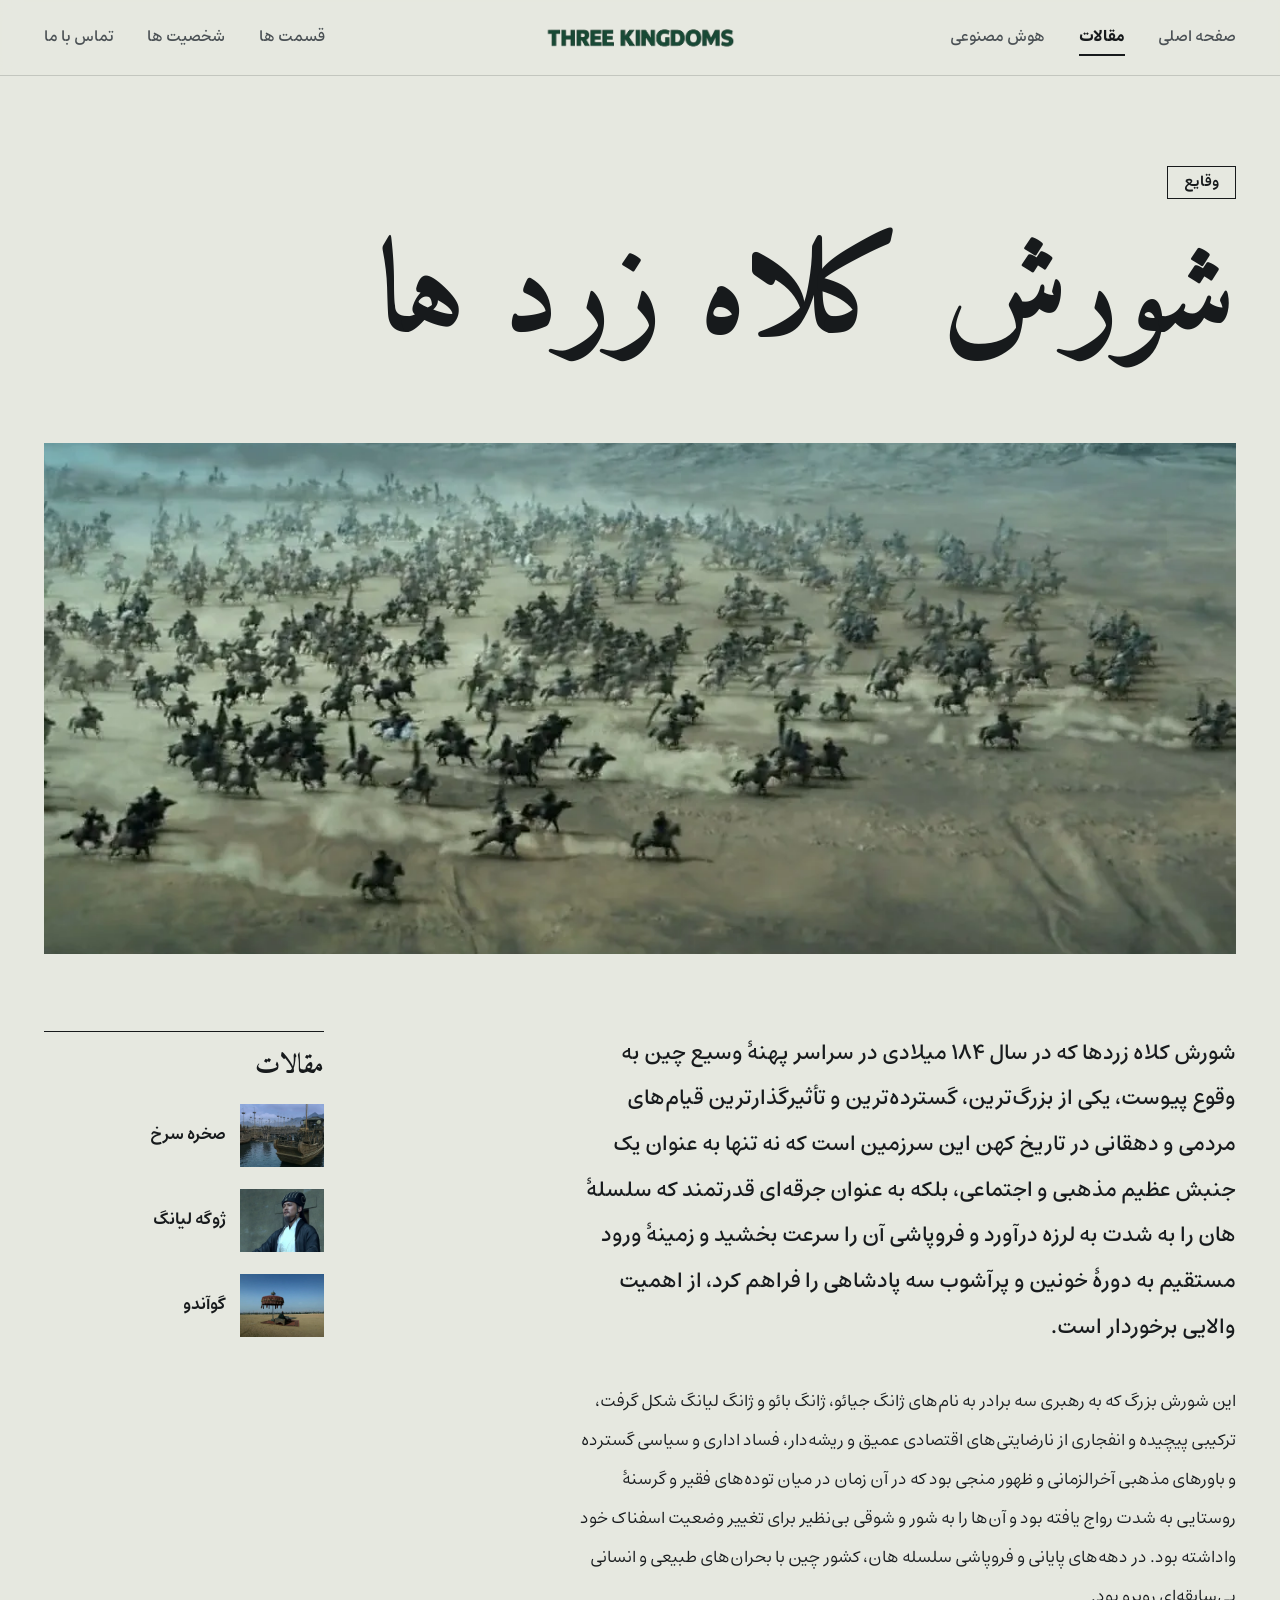
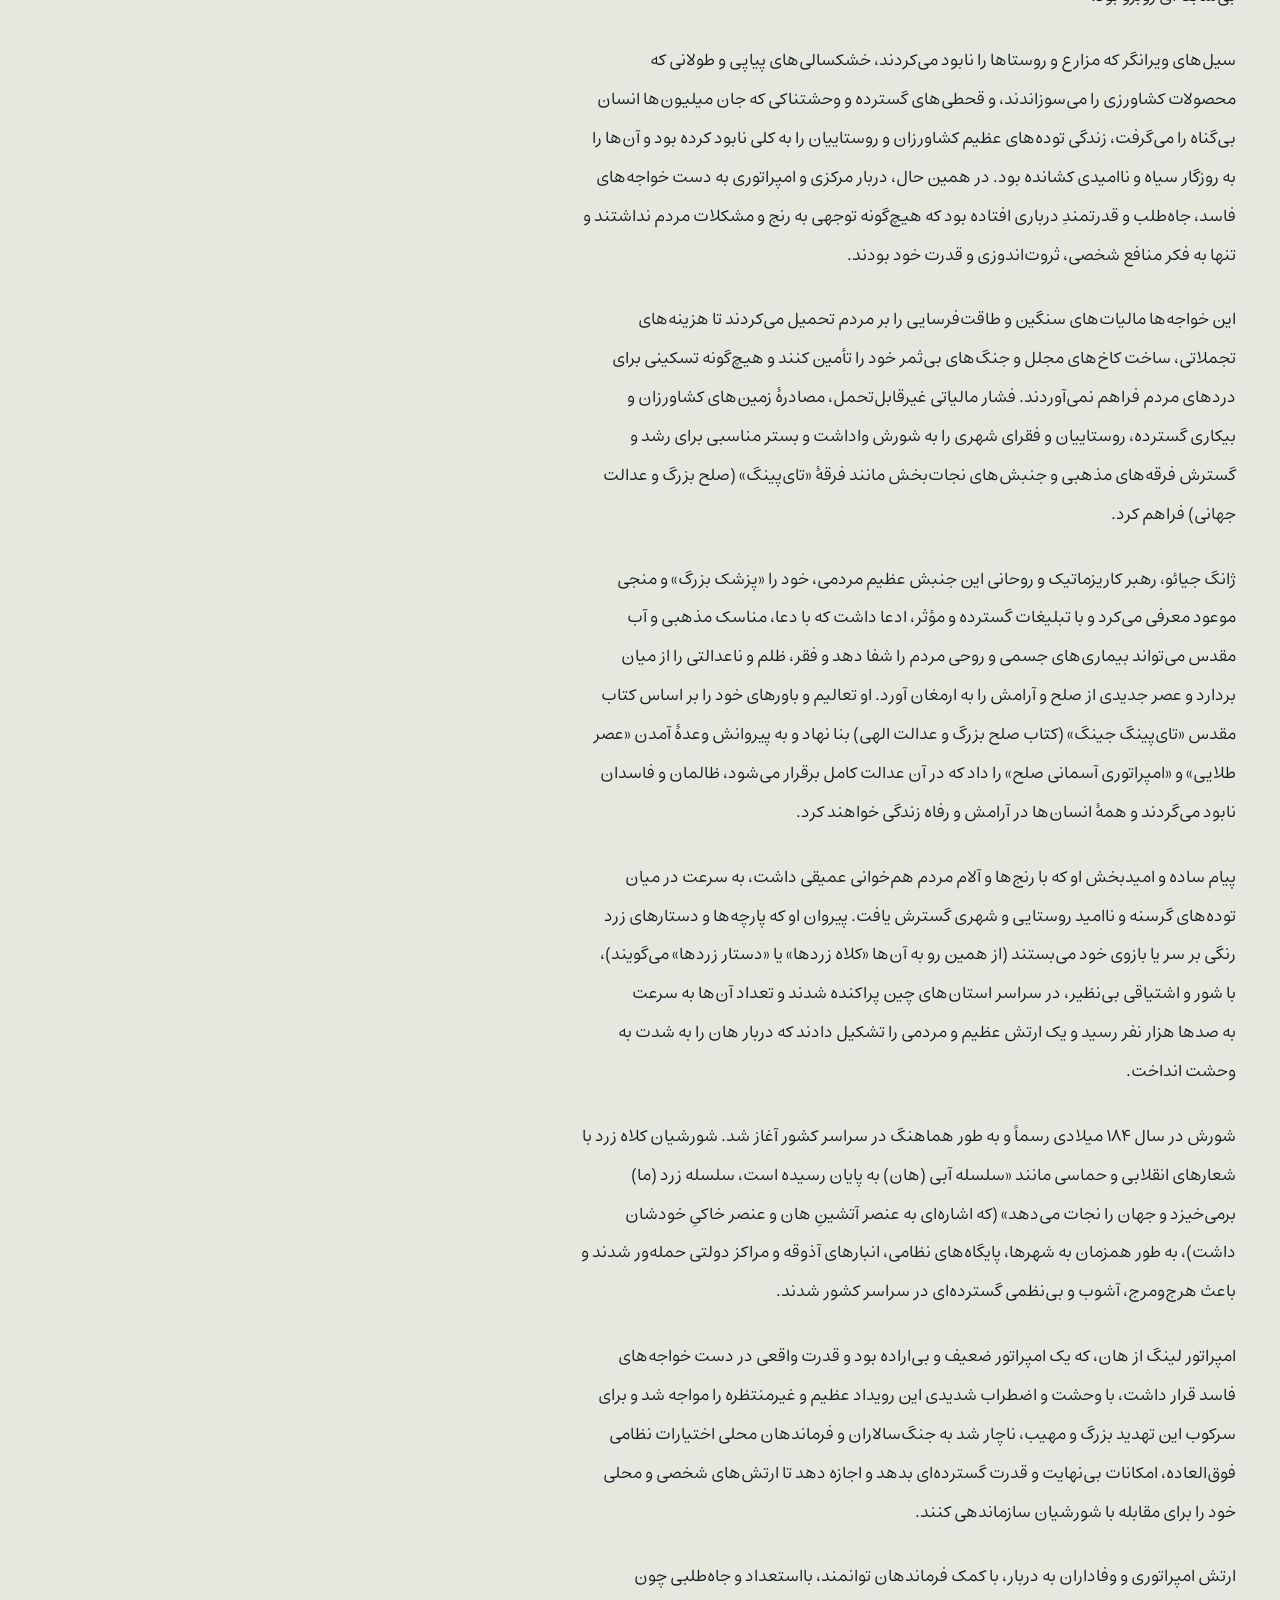
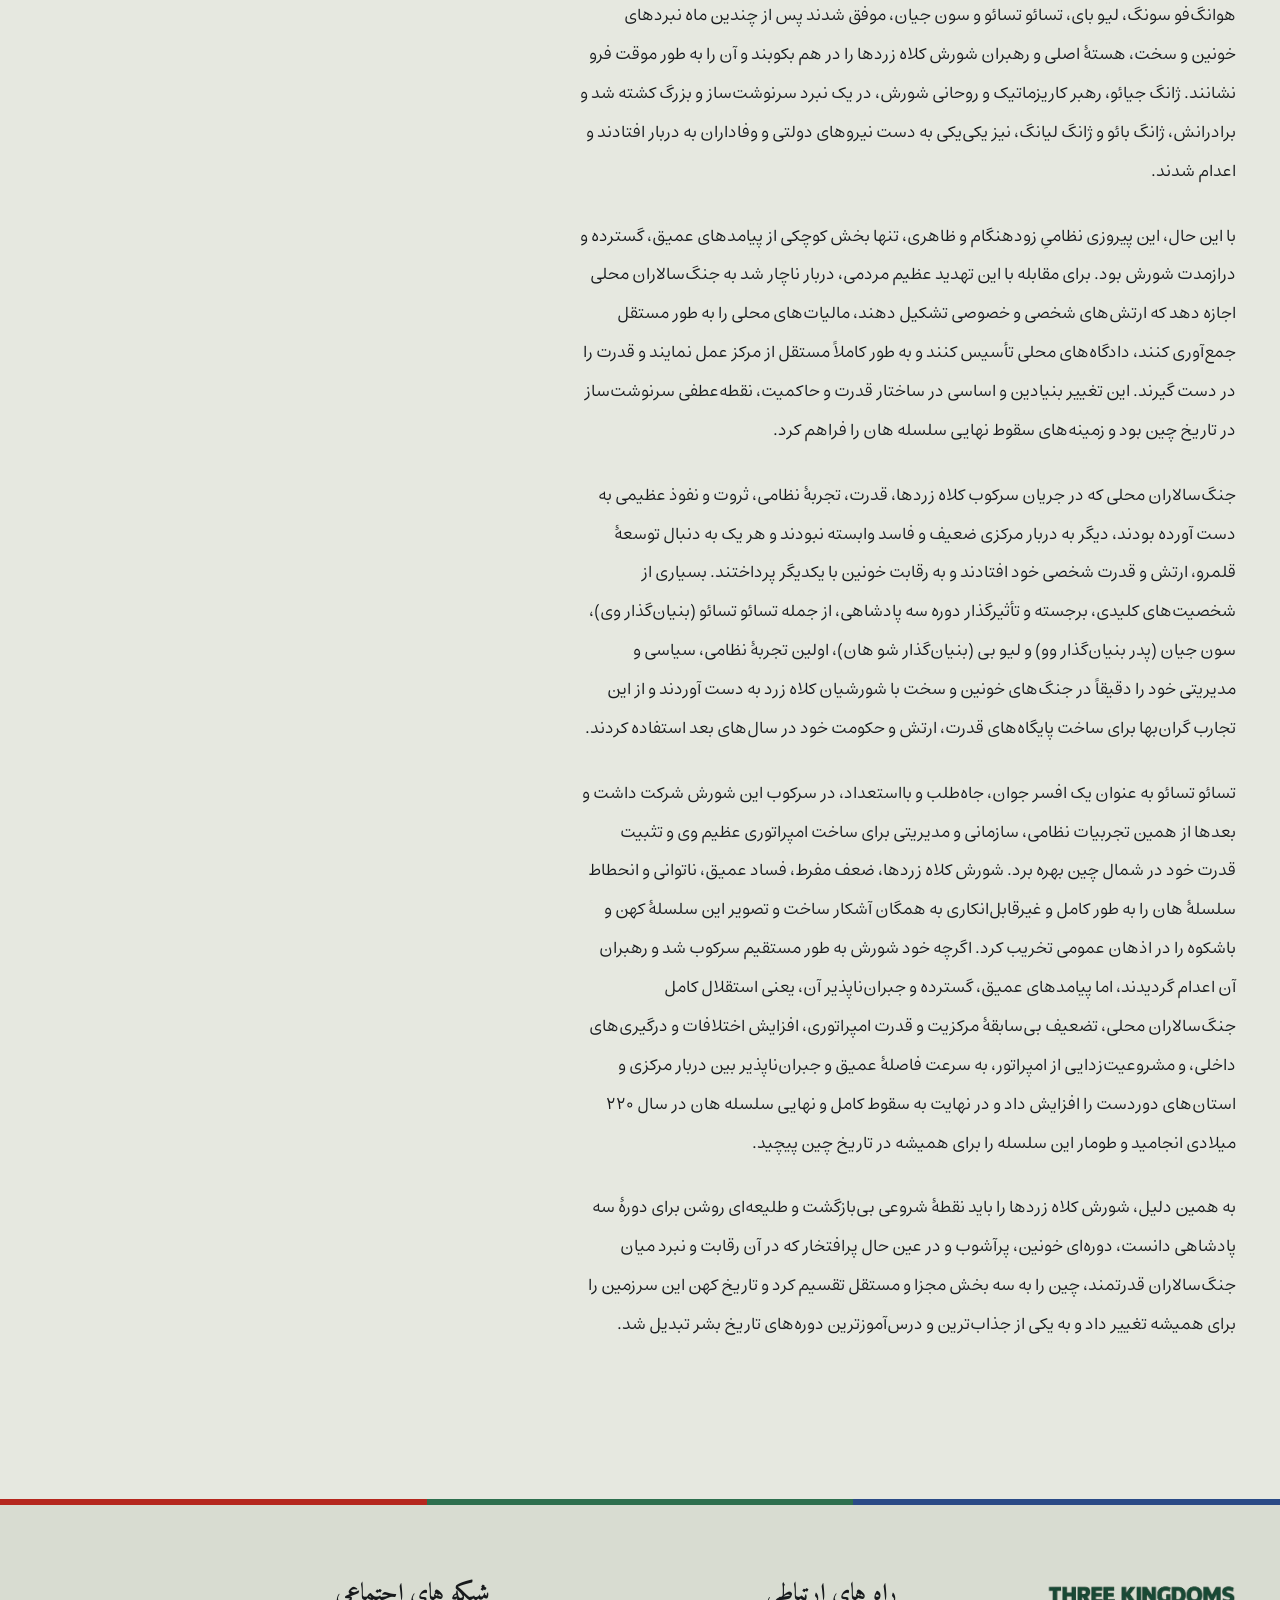
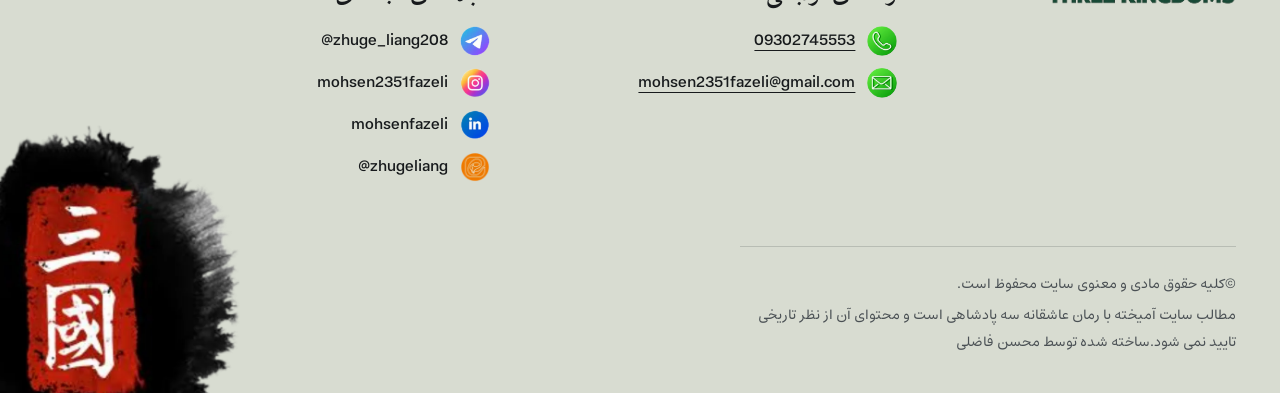
<file: article/yello.html>
<!doctype html>
<html lang="fa" dir="rtl">
<head>
<meta charset="UTF-8">
<meta name="viewport" content="width=device-width, initial-scale=1.0">
<title>THREE KINGDOMS | شورش کلاه زرد ها</title>
<meta name="description" content="شورش کلاه زردها که در سال ۱۸۴ میلادی در سراسر پهنهٔ وسیع چین به وقوع پیوست، یکی از بزرگ‌ترین، گسترده‌ترین و تأثیرگذارترین قیام‌های مردمی و دهقانی در تاریخ کهن این سرزمین…">
<meta name="robots" content="index, follow, max-image-preview:large">
<meta name="theme-color" content="#e6e8e0">
<link rel="canonical" href="https://three-kingdoms.ir/article/yello.html">
<link rel="preload" href="../style/fonts/Estedad-VF.woff2" as="font" type="font/woff2" crossorigin>
<link rel="preload" href="../style/fonts/Amiri-Bold-fa.woff" as="font" type="font/woff" crossorigin>
<link rel="stylesheet" href="../style/base.min.css">
<link rel="stylesheet" href="../style/article.min.css">
<link rel="icon" type="image/png" sizes="48x48" href="../poster/favicon-48.png">
<link rel="icon" type="image/png" sizes="192x192" href="../poster/favicon-192.png">
<link rel="apple-touch-icon" href="../poster/apple-touch-icon.png">
<meta property="og:site_name" content="THREE KINGDOMS | سه پادشاهی">
<meta property="og:locale" content="fa_IR">
<meta property="og:type" content="article">
<meta property="og:title" content="THREE KINGDOMS | شورش کلاه زرد ها">
<meta property="og:description" content="شورش کلاه زردها که در سال ۱۸۴ میلادی در سراسر پهنهٔ وسیع چین به وقوع پیوست، یکی از بزرگ‌ترین، گسترده‌ترین و تأثیرگذارترین قیام‌های مردمی و دهقانی در تاریخ کهن این سرزمین…">
<meta property="og:url" content="https://three-kingdoms.ir/article/yello.html">
<meta property="og:image" content="https://three-kingdoms.ir/pict/first.jpg">
<meta property="og:image:width" content="1280">
<meta property="og:image:height" content="720">
<meta property="og:image:alt" content="شورش کلاه زردها">
<script type="application/ld+json">{"@context":"https://schema.org","@type":"Article","headline":"شورش کلاه زرد ها","description":"شورش کلاه زردها که در سال ۱۸۴ میلادی در سراسر پهنهٔ وسیع چین به وقوع پیوست، یکی از بزرگ‌ترین، گسترده‌ترین و تأثیرگذارترین قیام‌های مردمی و دهقانی در تاریخ کهن این سرزمین…","inLanguage":"fa","author":{"@type":"Organization","name":"سه پادشاهی"},"publisher":{"@type":"Organization","name":"سه پادشاهی"},"url":"https://three-kingdoms.ir/article/yello.html","mainEntityOfPage":{"@type":"WebPage","@id":"https://three-kingdoms.ir/article/yello.html"},"image":["https://three-kingdoms.ir/pict/first.jpg"]}</script>
<script type="application/ld+json">{"@context":"https://schema.org","@type":"BreadcrumbList","itemListElement":[{"@type":"ListItem","position":1,"name":"صفحه اصلی","item":"https://three-kingdoms.ir/"},{"@type":"ListItem","position":2,"name":"مقالات","item":"https://three-kingdoms.ir/temp/veblog.html"},{"@type":"ListItem","position":3,"name":"شورش کلاه زرد ها","item":"https://three-kingdoms.ir/article/yello.html"}]}</script>
</head>
<body>
<a class="skip" href="#main">پرش به محتوای اصلی</a>
<header class="site-header">
  <nav class="nav" aria-label="منو">
    <ul class="nav-group"><li><a class="nav-link" href="../index.html">صفحه اصلی</a></li><li><a class="nav-link" href="../temp/veblog.html" aria-current="true">مقالات</a></li><li><a class="nav-link" href="../temp/ai.html">هوش مصنوعی</a></li></ul>
    <a class="brand" href="../index.html"><img src="../pic/head.webp" alt="THREE KINGDOMS" width="858" height="169"></a>
    <ul class="nav-group"><li><a class="nav-link" href="../temp/episode.html">قسمت ها</a></li><li><a class="nav-link" href="../temp/persons.html">شخصیت ها</a></li><li><a class="nav-link" href="../temp/callus.html">تماس با ما</a></li></ul>
    <button class="menu-btn" type="button" aria-expanded="false" aria-controls="menu-panel" aria-label="منو"><span></span><span></span><span></span></button>
  </nav>
</header>
<div class="menu-panel" id="menu-panel">
  <div class="menu-title">منو</div>
  <nav class="menu-links" aria-label="منو"><a href="../index.html">صفحه اصلی</a><a href="../temp/veblog.html" aria-current="true">مقالات</a><a href="../temp/ai.html">هوش مصنوعی</a><a href="../temp/episode.html">قسمت ها</a><a href="../temp/persons.html">شخصیت ها</a><a href="../temp/callus.html">تماس با ما</a></nav>
</div>
<div class="progress" aria-hidden="true"><i></i></div>
<main id="main">
<header class="article-head"><div class="wrap"><span class="cat">وقایع</span><h1>شورش کلاه زرد ها</h1></div></header>
<div class="wrap">
  <figure class="cover"><img src="../pict/first.webp" alt="شورش کلاه زردها" width="1280" height="720"></figure>
  <div class="article-grid">
    <div class="article-body"><p>شورش کلاه زردها که در سال ۱۸۴ میلادی در سراسر پهنهٔ وسیع چین به وقوع پیوست، یکی از بزرگ‌ترین، گسترده‌ترین و تأثیرگذارترین قیام‌های مردمی و دهقانی در تاریخ کهن این سرزمین است که نه تنها به عنوان یک جنبش عظیم مذهبی و اجتماعی، بلکه به عنوان جرقه‌ای قدرتمند که سلسلهٔ هان را به شدت به لرزه درآورد و فروپاشی آن را سرعت بخشید و زمینهٔ ورود مستقیم به دورهٔ خونین و پرآشوب سه پادشاهی را فراهم کرد، از اهمیت والایی برخوردار است.</p><p>این شورش بزرگ که به رهبری سه برادر به نام‌های ژانگ جیائو، ژانگ بائو و ژانگ لیانگ شکل گرفت، ترکیبی پیچیده و انفجاری از نارضایتی‌های اقتصادی عمیق و ریشه‌دار، فساد اداری و سیاسی گسترده و باورهای مذهبی آخرالزمانی و ظهور منجی بود که در آن زمان در میان توده‌های فقیر و گرسنهٔ روستایی به شدت رواج یافته بود و آن‌ها را به شور و شوقی بی‌نظیر برای تغییر وضعیت اسفناک خود واداشته بود. در دهه‌های پایانی و فروپاشی سلسله هان، کشور چین با بحران‌های طبیعی و انسانی بی‌سابقه‌ای روبرو بود.</p><p>سیل‌های ویرانگر که مزارع و روستاها را نابود می‌کردند، خشکسالی‌های پیاپی و طولانی که محصولات کشاورزی را می‌سوزاندند، و قحطی‌های گسترده و وحشتناکی که جان میلیون‌ها انسان بی‌گناه را می‌گرفت، زندگی توده‌های عظیم کشاورزان و روستاییان را به کلی نابود کرده بود و آن‌ها را به روزگار سیاه و ناامیدی کشانده بود. در همین حال، دربار مرکزی و امپراتوری به دست خواجه‌های فاسد، جاه‌طلب و قدرتمندِ درباری افتاده بود که هیچ‌گونه توجهی به رنج و مشکلات مردم نداشتند و تنها به فکر منافع شخصی، ثروت‌اندوزی و قدرت خود بودند.</p><p>این خواجه‌ها مالیات‌های سنگین و طاقت‌فرسایی را بر مردم تحمیل می‌کردند تا هزینه‌های تجملاتی، ساخت کاخ‌های مجلل و جنگ‌های بی‌ثمر خود را تأمین کنند و هیچ‌گونه تسکینی برای دردهای مردم فراهم نمی‌آوردند. فشار مالیاتی غیرقابل‌تحمل، مصادرهٔ زمین‌های کشاورزان و بیکاری گسترده، روستاییان و فقرای شهری را به شورش واداشت و بستر مناسبی برای رشد و گسترش فرقه‌های مذهبی و جنبش‌های نجات‌بخش مانند فرقهٔ «تای‌پینگ» (صلح بزرگ و عدالت جهانی) فراهم کرد.</p><p>ژانگ جیائو، رهبر کاریزماتیک و روحانی این جنبش عظیم مردمی، خود را «پزشک بزرگ» و منجی موعود معرفی می‌کرد و با تبلیغات گسترده و مؤثر، ادعا داشت که با دعا، مناسک مذهبی و آب مقدس می‌تواند بیماری‌های جسمی و روحی مردم را شفا دهد و فقر، ظلم و ناعدالتی را از میان بردارد و عصر جدیدی از صلح و آرامش را به ارمغان آورد. او تعالیم و باورهای خود را بر اساس کتاب مقدس «تای‌پینگ جینگ» (کتاب صلح بزرگ و عدالت الهی) بنا نهاد و به پیروانش وعدهٔ آمدن «عصر طلایی» و «امپراتوری آسمانی صلح» را داد که در آن عدالت کامل برقرار می‌شود، ظالمان و فاسدان نابود می‌گردند و همهٔ انسان‌ها در آرامش و رفاه زندگی خواهند کرد.</p><p>پیام ساده و امیدبخش او که با رنج‌ها و آلام مردم هم‌خوانی عمیقی داشت، به سرعت در میان توده‌های گرسنه و ناامید روستایی و شهری گسترش یافت. پیروان او که پارچه‌ها و دستارهای زرد رنگی بر سر یا بازوی خود می‌بستند (از همین رو به آن‌ها «کلاه زردها» یا «دستار زردها» می‌گویند)، با شور و اشتیاقی بی‌نظیر، در سراسر استان‌های چین پراکنده شدند و تعداد آن‌ها به سرعت به صدها هزار نفر رسید و یک ارتش عظیم و مردمی را تشکیل دادند که دربار هان را به شدت به وحشت انداخت.</p><p>شورش در سال ۱۸۴ میلادی رسماً و به طور هماهنگ در سراسر کشور آغاز شد. شورشیان کلاه زرد با شعارهای انقلابی و حماسی مانند «سلسله آبی (هان) به پایان رسیده است، سلسله زرد (ما) برمی‌خیزد و جهان را نجات می‌دهد» (که اشاره‌ای به عنصر آتشینِ هان و عنصر خاکیِ خودشان داشت)، به طور همزمان به شهرها، پایگاه‌های نظامی، انبارهای آذوقه و مراکز دولتی حمله‌ور شدند و باعث هرج‌ومرج، آشوب و بی‌نظمی گسترده‌ای در سراسر کشور شدند.</p><p>امپراتور لینگ از هان، که یک امپراتور ضعیف و بی‌اراده بود و قدرت واقعی در دست خواجه‌های فاسد قرار داشت، با وحشت و اضطراب شدیدی این رویداد عظیم و غیرمنتظره را مواجه شد و برای سرکوب این تهدید بزرگ و مهیب، ناچار شد به جنگ‌سالاران و فرماندهان محلی اختیارات نظامی فوق‌العاده، امکانات بی‌نهایت و قدرت گسترده‌ای بدهد و اجازه دهد تا ارتش‌های شخصی و محلی خود را برای مقابله با شورشیان سازماندهی کنند.</p><p>ارتش امپراتوری و وفاداران به دربار، با کمک فرماندهان توانمند، بااستعداد و جاه‌طلبی چون هوانگ‌فو سونگ، لیو بای، تسائو تسائو و سون جیان، موفق شدند پس از چندین ماه نبردهای خونین و سخت، هستهٔ اصلی و رهبران شورش کلاه زردها را در هم بکوبند و آن را به طور موقت فرو نشانند. ژانگ جیائو، رهبر کاریزماتیک و روحانی شورش، در یک نبرد سرنوشت‌ساز و بزرگ کشته شد و برادرانش، ژانگ بائو و ژانگ لیانگ، نیز یکی‌یکی به دست نیروهای دولتی و وفاداران به دربار افتادند و اعدام شدند.</p><p>با این حال، این پیروزی نظامیِ زودهنگام و ظاهری، تنها بخش کوچکی از پیامدهای عمیق، گسترده و درازمدت شورش بود. برای مقابله با این تهدید عظیم مردمی، دربار ناچار شد به جنگ‌سالاران محلی اجازه دهد که ارتش‌های شخصی و خصوصی تشکیل دهند، مالیات‌های محلی را به طور مستقل جمع‌آوری کنند، دادگاه‌های محلی تأسیس کنند و به طور کاملاً مستقل از مرکز عمل نمایند و قدرت را در دست گیرند. این تغییر بنیادین و اساسی در ساختار قدرت و حاکمیت، نقطه‌عطفی سرنوشت‌ساز در تاریخ چین بود و زمینه‌های سقوط نهایی سلسله هان را فراهم کرد.</p><p>جنگ‌سالاران محلی که در جریان سرکوب کلاه زردها، قدرت، تجربهٔ نظامی، ثروت و نفوذ عظیمی به دست آورده بودند، دیگر به دربار مرکزی ضعیف و فاسد وابسته نبودند و هر یک به دنبال توسعهٔ قلمرو، ارتش و قدرت شخصی خود افتادند و به رقابت خونین با یکدیگر پرداختند. بسیاری از شخصیت‌های کلیدی، برجسته و تأثیرگذار دوره سه پادشاهی، از جمله تسائو تسائو (بنیان‌گذار وی)، سون جیان (پدر بنیان‌گذار وو) و لیو بی (بنیان‌گذار شو هان)، اولین تجربهٔ نظامی، سیاسی و مدیریتی خود را دقیقاً در جنگ‌های خونین و سخت با شورشیان کلاه زرد به دست آوردند و از این تجارب گران‌بها برای ساخت پایگاه‌های قدرت، ارتش و حکومت خود در سال‌های بعد استفاده کردند.</p><p>تسائو تسائو به عنوان یک افسر جوان، جاه‌طلب و بااستعداد، در سرکوب این شورش شرکت داشت و بعدها از همین تجربیات نظامی، سازمانی و مدیریتی برای ساخت امپراتوری عظیم وی و تثبیت قدرت خود در شمال چین بهره برد. شورش کلاه زردها، ضعف مفرط، فساد عمیق، ناتوانی و انحطاط سلسلهٔ هان را به طور کامل و غیرقابل‌انکاری به همگان آشکار ساخت و تصویر این سلسلهٔ کهن و باشکوه را در اذهان عمومی تخریب کرد. اگرچه خود شورش به طور مستقیم سرکوب شد و رهبران آن اعدام گردیدند، اما پیامدهای عمیق، گسترده و جبران‌ناپذیر آن، یعنی استقلال کامل جنگ‌سالاران محلی، تضعیف بی‌سابقهٔ مرکزیت و قدرت امپراتوری، افزایش اختلافات و درگیری‌های داخلی، و مشروعیت‌زدایی از امپراتور، به سرعت فاصلهٔ عمیق و جبران‌ناپذیر بین دربار مرکزی و استان‌های دوردست را افزایش داد و در نهایت به سقوط کامل و نهایی سلسله هان در سال ۲۲۰ میلادی انجامید و طومار این سلسله را برای همیشه در تاریخ چین پیچید.</p><p>به همین دلیل، شورش کلاه زردها را باید نقطهٔ شروعی بی‌بازگشت و طلیعه‌ای روشن برای دورهٔ سه پادشاهی دانست، دوره‌ای خونین، پرآشوب و در عین حال پرافتخار که در آن رقابت و نبرد میان جنگ‌سالاران قدرتمند، چین را به سه بخش مجزا و مستقل تقسیم کرد و تاریخ کهن این سرزمین را برای همیشه تغییر داد و به یکی از جذاب‌ترین و درس‌آموزترین دوره‌های تاریخ بشر تبدیل شد.</p></div>
    <aside class="more" aria-label="مقالات"><h2>مقالات</h2><ul><li><a href="../article/redcliff.html"><img src="../pict/t8.webp" alt="نبرد صخره سرخ" width="1280" height="720" loading="lazy" decoding="async"><span>صخره سرخ</span></a></li><li><a href="../article/zhuge.html"><img src="../pic/f.webp" alt="ژوگه لیانگ" width="1280" height="720" loading="lazy" decoding="async"><span>ژوگه لیانگ</span></a></li><li><a href="../article/guando.html"><img src="../pict/t6.webp" alt="نبرد گواندو" width="1280" height="720" loading="lazy" decoding="async"><span>گوآندو</span></a></li></ul></aside>
  </div>
</div>
</main>
<footer class="site-footer">
  <img class="footer-seal" src="../poster/li.webp" alt="" width="1920" height="1916" loading="lazy" decoding="async" aria-hidden="true">
  <div class="wrap footer-inner">
    <div class="footer-brand"><img src="../pic/head.webp" alt="THREE KINGDOMS" width="858" height="169" loading="lazy" decoding="async"></div>
    <div class="footer-col"><h2>راه های ارتباطی</h2><ul class="footer-list"><li><img src="../pngpic/phone.webp" alt="" width="388" height="388"><span><a href="tel:09302745553">09302745553</a></span></li><li><img src="../pngpic/email.webp" alt="" width="386" height="386"><span><a href="mailto:mohsen2351fazeli@gmail.com">mohsen2351fazeli@gmail.com</a></span></li></ul></div>
    <div class="footer-col"><h2>شبکه های اجتماعی</h2><ul class="footer-list"><li><img src="../pngpic/tel.webp" alt="" width="198" height="198"><span dir="ltr">@zhuge_liang208</span></li><li><img src="../pngpic/insta.webp" alt="" width="203" height="203"><span dir="ltr">mohsen2351fazeli</span></li><li><img src="../pngpic/lin.webp" alt="" width="204" height="204"><span dir="ltr">mohsenfazeli</span></li><li><img src="../pngpic/eitaa.webp" alt="" width="1920" height="1916"><span dir="ltr">@zhugeliang</span></li></ul></div>
    <div class="footer-legal"><p>©کلیه حقوق مادی و معنوی سایت محفوظ است.</p><p>مطالب سایت آمیخته با رمان عاشقانه سه پادشاهی است و محتوای آن از نظر تاریخی تایید نمی شود.ساخته شده توسط محسن فاضلی</p></div>
  </div>
</footer>
<script src="../script/common.min.js" defer></script>
<script src="../script/article.min.js" defer></script>
</body>
</html>
</file>
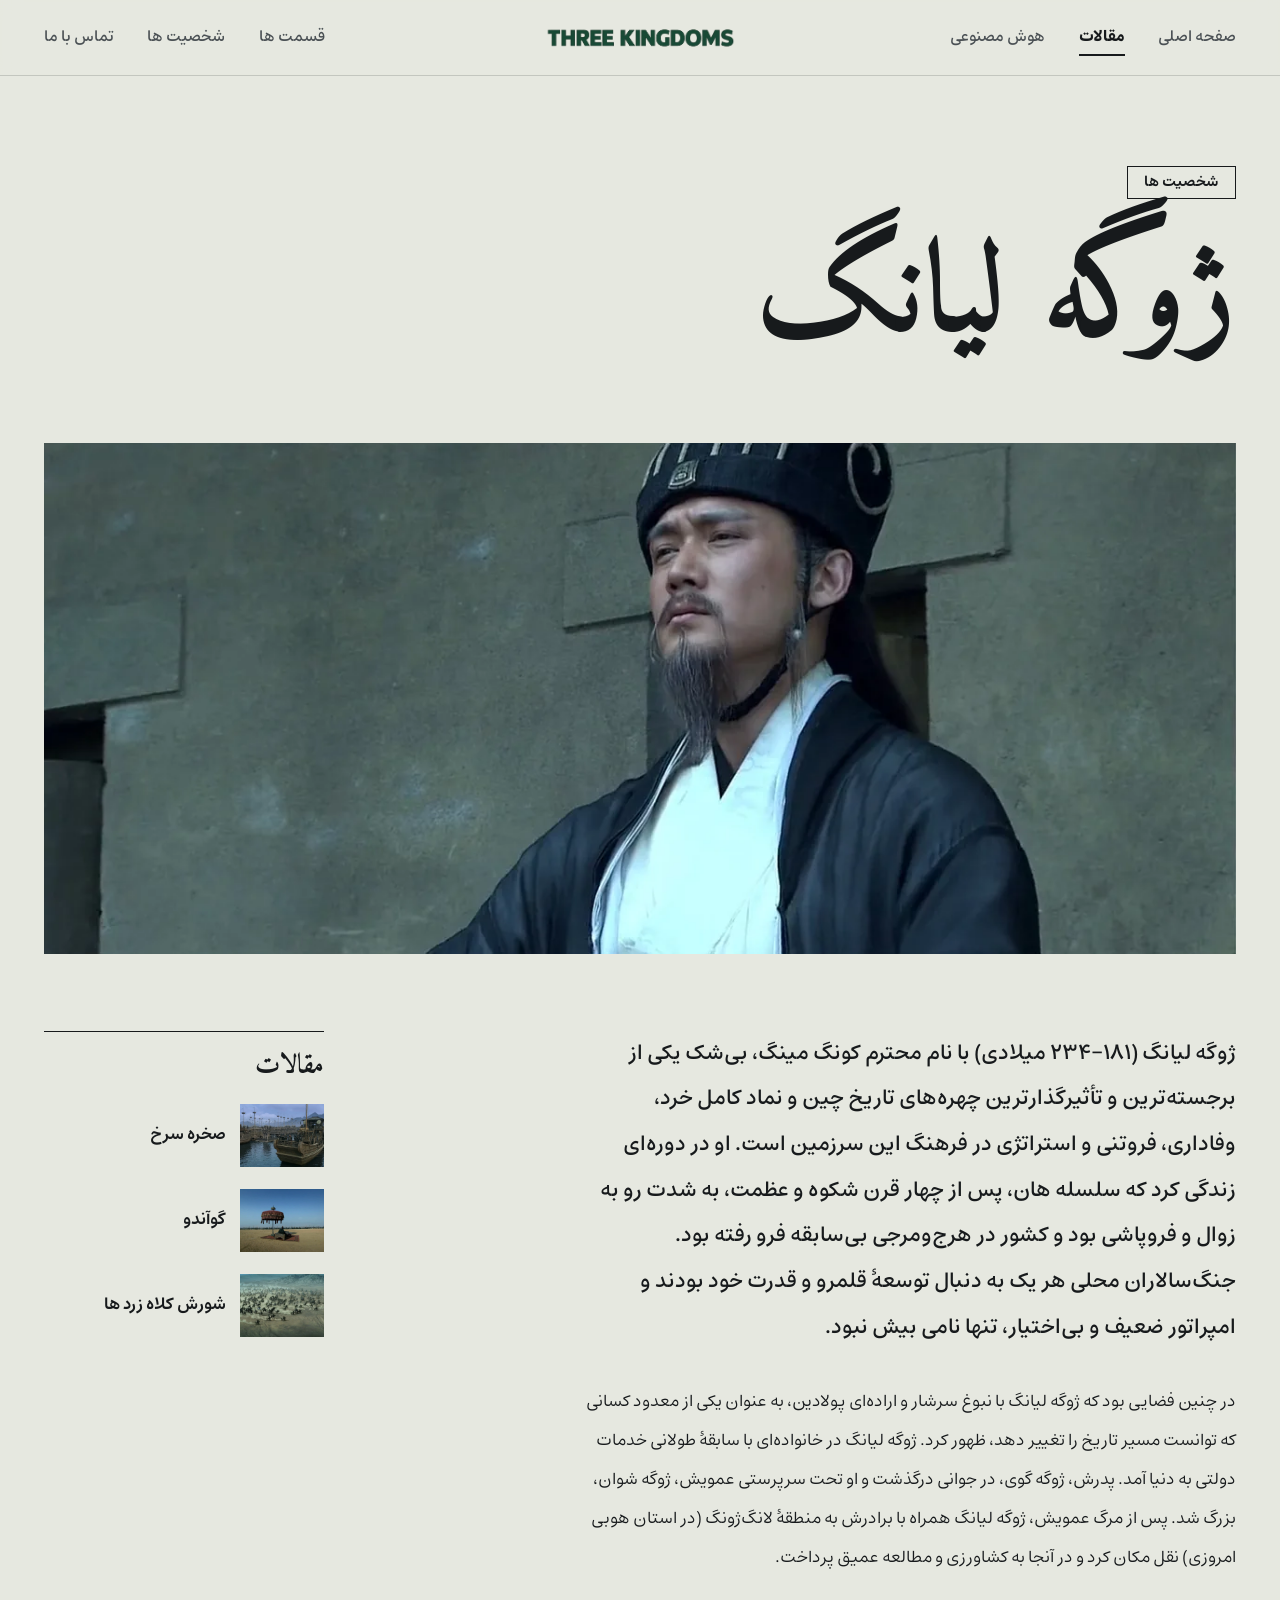
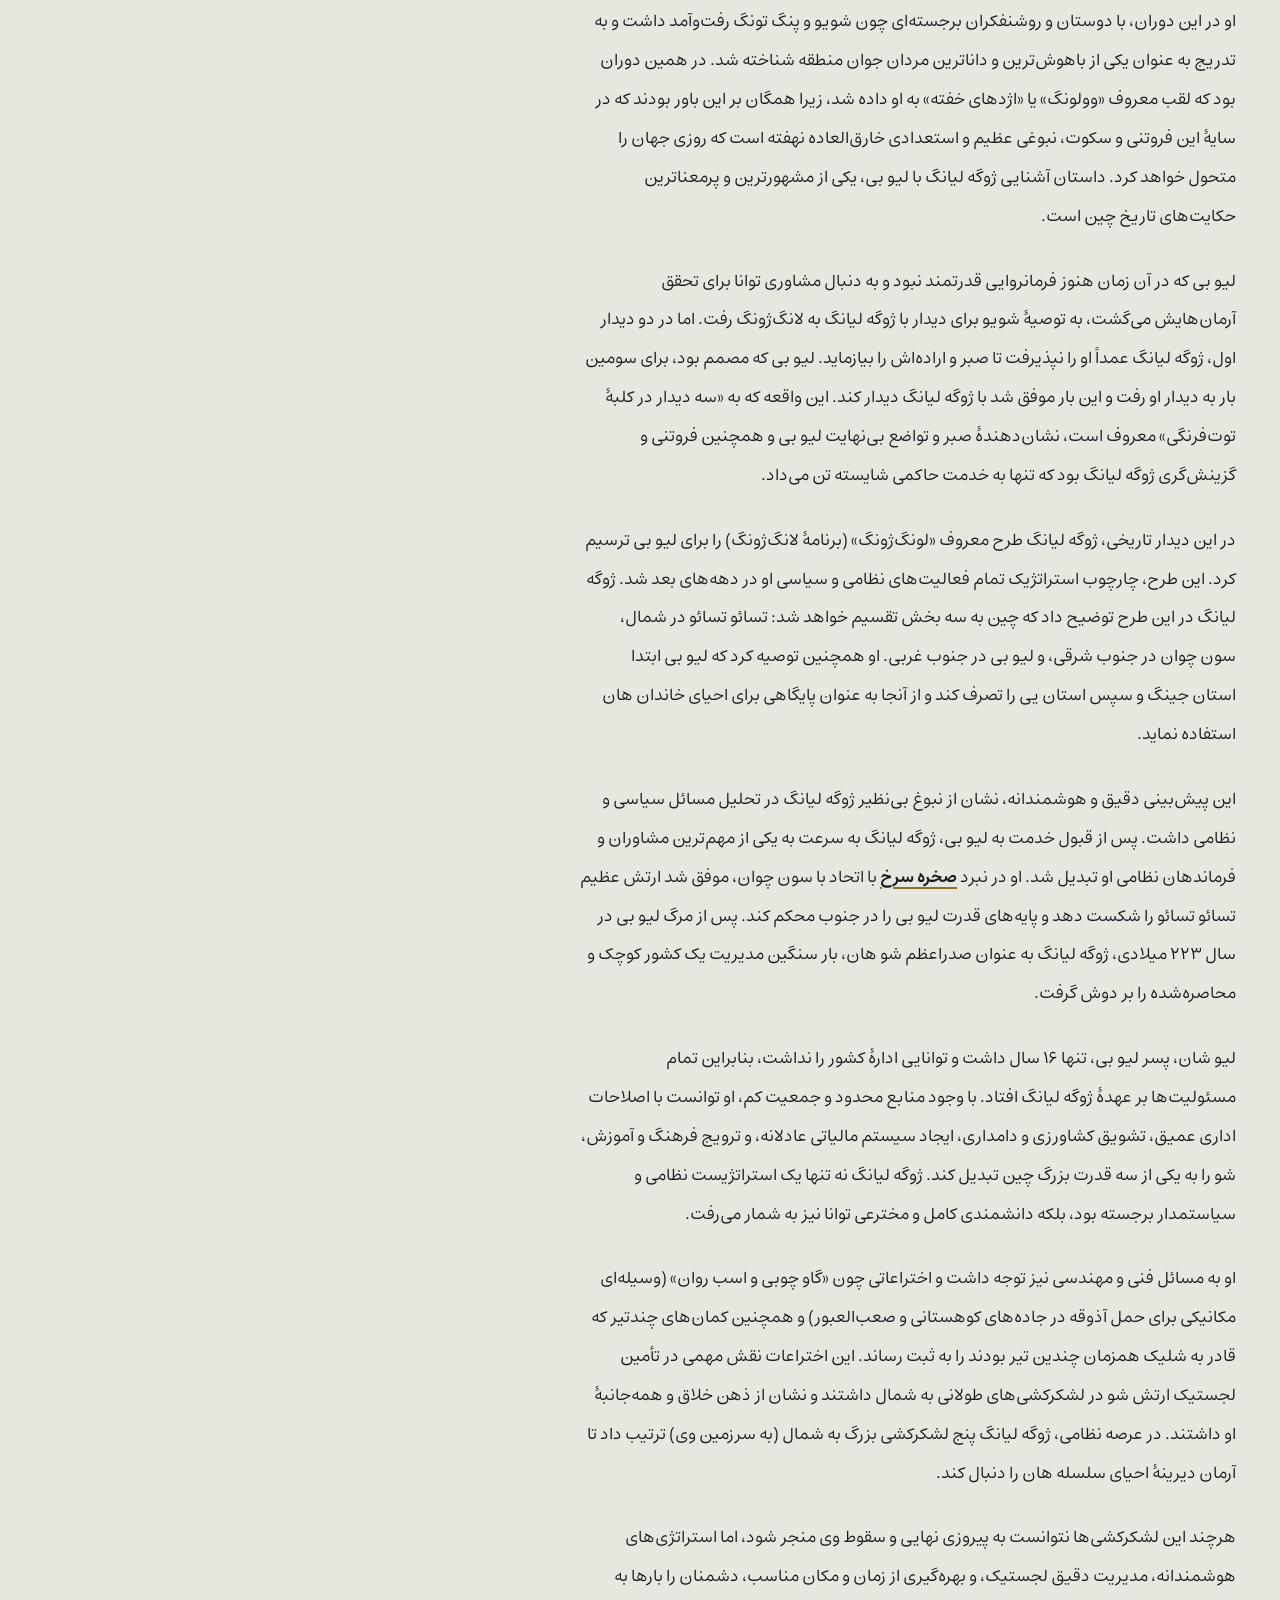
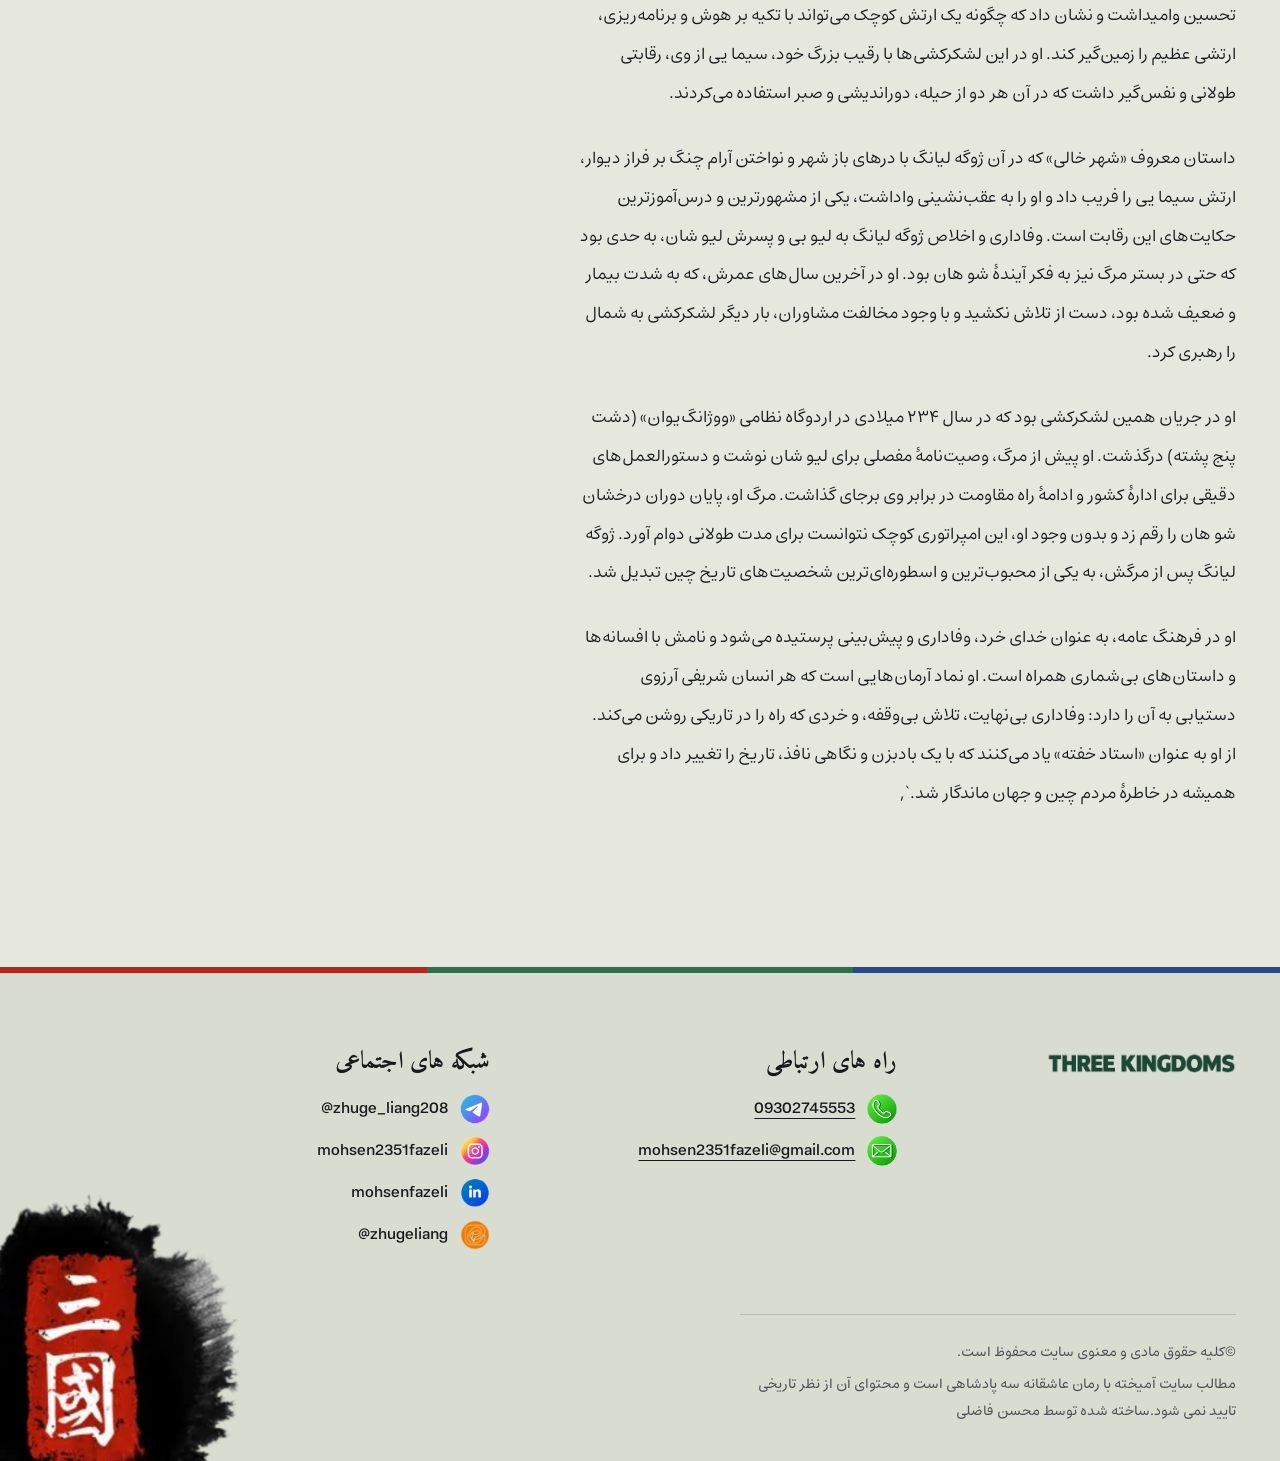
<file: article/zhuge.html>
<!doctype html>
<html lang="fa" dir="rtl">
<head>
<meta charset="UTF-8">
<meta name="viewport" content="width=device-width, initial-scale=1.0">
<title>THREE KINGDOMS | ژوگه لیانگ، زندگی و شخصیت</title>
<meta name="description" content="ژوگه لیانگ (۱۸۱-۲۳۴ میلادی) با نام محترم کونگ مینگ، بی‌شک یکی از برجسته‌ترین و تأثیرگذارترین چهره‌های تاریخ چین و نماد کامل خرد، وفاداری، فروتنی و استراتژی در فرهنگ این…">
<meta name="robots" content="index, follow, max-image-preview:large">
<meta name="theme-color" content="#e6e8e0">
<link rel="canonical" href="https://three-kingdoms.ir/article/zhuge.html">
<link rel="preload" href="../style/fonts/Estedad-VF.woff2" as="font" type="font/woff2" crossorigin>
<link rel="preload" href="../style/fonts/Amiri-Bold-fa.woff" as="font" type="font/woff" crossorigin>
<link rel="stylesheet" href="../style/base.min.css">
<link rel="stylesheet" href="../style/article.min.css">
<link rel="icon" type="image/png" sizes="48x48" href="../poster/favicon-48.png">
<link rel="icon" type="image/png" sizes="192x192" href="../poster/favicon-192.png">
<link rel="apple-touch-icon" href="../poster/apple-touch-icon.png">
<meta property="og:site_name" content="THREE KINGDOMS | سه پادشاهی">
<meta property="og:locale" content="fa_IR">
<meta property="og:type" content="article">
<meta property="og:title" content="THREE KINGDOMS | ژوگه لیانگ، زندگی و شخصیت">
<meta property="og:description" content="ژوگه لیانگ (۱۸۱-۲۳۴ میلادی) با نام محترم کونگ مینگ، بی‌شک یکی از برجسته‌ترین و تأثیرگذارترین چهره‌های تاریخ چین و نماد کامل خرد، وفاداری، فروتنی و استراتژی در فرهنگ این…">
<meta property="og:url" content="https://three-kingdoms.ir/article/zhuge.html">
<meta property="og:image" content="https://three-kingdoms.ir/pic/f.jpg">
<meta property="og:image:width" content="1280">
<meta property="og:image:height" content="720">
<meta property="og:image:alt" content="ژوگه لیانگ">
<script type="application/ld+json">{"@context":"https://schema.org","@type":"Article","headline":"ژوگه لیانگ، زندگی و شخصیت","description":"ژوگه لیانگ (۱۸۱-۲۳۴ میلادی) با نام محترم کونگ مینگ، بی‌شک یکی از برجسته‌ترین و تأثیرگذارترین چهره‌های تاریخ چین و نماد کامل خرد، وفاداری، فروتنی و استراتژی در فرهنگ این…","inLanguage":"fa","author":{"@type":"Organization","name":"سه پادشاهی"},"publisher":{"@type":"Organization","name":"سه پادشاهی"},"url":"https://three-kingdoms.ir/article/zhuge.html","mainEntityOfPage":{"@type":"WebPage","@id":"https://three-kingdoms.ir/article/zhuge.html"},"image":["https://three-kingdoms.ir/pic/f.jpg"]}</script>
<script type="application/ld+json">{"@context":"https://schema.org","@type":"BreadcrumbList","itemListElement":[{"@type":"ListItem","position":1,"name":"صفحه اصلی","item":"https://three-kingdoms.ir/"},{"@type":"ListItem","position":2,"name":"مقالات","item":"https://three-kingdoms.ir/temp/veblog.html"},{"@type":"ListItem","position":3,"name":"ژوگه لیانگ","item":"https://three-kingdoms.ir/article/zhuge.html"}]}</script>
</head>
<body>
<a class="skip" href="#main">پرش به محتوای اصلی</a>
<header class="site-header">
  <nav class="nav" aria-label="منو">
    <ul class="nav-group"><li><a class="nav-link" href="../index.html">صفحه اصلی</a></li><li><a class="nav-link" href="../temp/veblog.html" aria-current="true">مقالات</a></li><li><a class="nav-link" href="../temp/ai.html">هوش مصنوعی</a></li></ul>
    <a class="brand" href="../index.html"><img src="../pic/head.webp" alt="THREE KINGDOMS" width="858" height="169"></a>
    <ul class="nav-group"><li><a class="nav-link" href="../temp/episode.html">قسمت ها</a></li><li><a class="nav-link" href="../temp/persons.html">شخصیت ها</a></li><li><a class="nav-link" href="../temp/callus.html">تماس با ما</a></li></ul>
    <button class="menu-btn" type="button" aria-expanded="false" aria-controls="menu-panel" aria-label="منو"><span></span><span></span><span></span></button>
  </nav>
</header>
<div class="menu-panel" id="menu-panel">
  <div class="menu-title">منو</div>
  <nav class="menu-links" aria-label="منو"><a href="../index.html">صفحه اصلی</a><a href="../temp/veblog.html" aria-current="true">مقالات</a><a href="../temp/ai.html">هوش مصنوعی</a><a href="../temp/episode.html">قسمت ها</a><a href="../temp/persons.html">شخصیت ها</a><a href="../temp/callus.html">تماس با ما</a></nav>
</div>
<div class="progress" aria-hidden="true"><i></i></div>
<main id="main">
<header class="article-head"><div class="wrap"><span class="cat">شخصیت ها</span><h1>ژوگه لیانگ</h1></div></header>
<div class="wrap">
  <figure class="cover"><img src="../pic/f.webp" alt="ژوگه لیانگ" width="1280" height="720"></figure>
  <div class="article-grid">
    <div class="article-body"><p>ژوگه لیانگ (۱۸۱-۲۳۴ میلادی) با نام محترم کونگ مینگ، بی‌شک یکی از برجسته‌ترین و تأثیرگذارترین چهره‌های تاریخ چین و نماد کامل خرد، وفاداری، فروتنی و استراتژی در فرهنگ این سرزمین است. او در دوره‌ای زندگی کرد که سلسله هان، پس از چهار قرن شکوه و عظمت، به شدت رو به زوال و فروپاشی بود و کشور در هرج‌ومرجی بی‌سابقه فرو رفته بود. جنگ‌سالاران محلی هر یک به دنبال توسعهٔ قلمرو و قدرت خود بودند و امپراتور ضعیف و بی‌اختیار، تنها نامی بیش نبود.</p><p>در چنین فضایی بود که ژوگه لیانگ با نبوغ سرشار و اراده‌ای پولادین، به عنوان یکی از معدود کسانی که توانست مسیر تاریخ را تغییر دهد، ظهور کرد. ژوگه لیانگ در خانواده‌ای با سابقهٔ طولانی خدمات دولتی به دنیا آمد. پدرش، ژوگه گوی، در جوانی درگذشت و او تحت سرپرستی عمویش، ژوگه شوان، بزرگ شد. پس از مرگ عمویش، ژوگه لیانگ همراه با برادرش به منطقهٔ لانگ‌ژونگ (در استان هوبی امروزی) نقل مکان کرد و در آنجا به کشاورزی و مطالعه عمیق پرداخت.</p><p>او در این دوران، با دوستان و روشنفکران برجسته‌ای چون شویو و پنگ تونگ رفت‌وآمد داشت و به تدریج به عنوان یکی از باهوش‌ترین و داناترین مردان جوان منطقه شناخته شد. در همین دوران بود که لقب معروف «وولونگ» یا «اژدهای خفته» به او داده شد، زیرا همگان بر این باور بودند که در سایهٔ این فروتنی و سکوت، نبوغی عظیم و استعدادی خارق‌العاده نهفته است که روزی جهان را متحول خواهد کرد. داستان آشنایی ژوگه لیانگ با لیو بی، یکی از مشهورترین و پرمعناترین حکایت‌های تاریخ چین است.</p><p>لیو بی که در آن زمان هنوز فرمانروایی قدرتمند نبود و به دنبال مشاوری توانا برای تحقق آرمان‌هایش می‌گشت، به توصیهٔ شویو برای دیدار با ژوگه لیانگ به لانگ‌ژونگ رفت. اما در دو دیدار اول، ژوگه لیانگ عمداً او را نپذیرفت تا صبر و اراده‌اش را بیازماید. لیو بی که مصمم بود، برای سومین بار به دیدار او رفت و این بار موفق شد با ژوگه لیانگ دیدار کند. این واقعه که به «سه دیدار در کلبهٔ توت‌فرنگی» معروف است، نشان‌دهندهٔ صبر و تواضع بی‌نهایت لیو بی و همچنین فروتنی و گزینش‌گری ژوگه لیانگ بود که تنها به خدمت حاکمی شایسته تن می‌داد.</p><p>در این دیدار تاریخی، ژوگه لیانگ طرح معروف «لونگ‌ژونگ» (برنامهٔ لانگ‌ژونگ) را برای لیو بی ترسیم کرد. این طرح، چارچوب استراتژیک تمام فعالیت‌های نظامی و سیاسی او در دهه‌های بعد شد. ژوگه لیانگ در این طرح توضیح داد که چین به سه بخش تقسیم خواهد شد: تسائو تسائو در شمال، سون چوان در جنوب شرقی، و لیو بی در جنوب غربی. او همچنین توصیه کرد که لیو بی ابتدا استان جینگ و سپس استان یی را تصرف کند و از آنجا به عنوان پایگاهی برای احیای خاندان هان استفاده نماید.</p><p>این پیش‌بینی دقیق و هوشمندانه، نشان از نبوغ بی‌نظیر ژوگه لیانگ در تحلیل مسائل سیاسی و نظامی داشت. پس از قبول خدمت به لیو بی، ژوگه لیانگ به سرعت به یکی از مهم‌ترین مشاوران و فرماندهان نظامی او تبدیل شد. او در نبرد <a class="inline-link" href="../article/redcliff.html">صخره سرخ</a> با اتحاد با سون چوان، موفق شد ارتش عظیم تسائو تسائو را شکست دهد و پایه‌های قدرت لیو بی را در جنوب محکم کند. پس از مرگ لیو بی در سال ۲۲۳ میلادی، ژوگه لیانگ به عنوان صدراعظم شو هان، بار سنگین مدیریت یک کشور کوچک و محاصره‌شده را بر دوش گرفت.</p><p>لیو شان، پسر لیو بی، تنها ۱۶ سال داشت و توانایی ادارهٔ کشور را نداشت، بنابراین تمام مسئولیت‌ها بر عهدهٔ ژوگه لیانگ افتاد. با وجود منابع محدود و جمعیت کم، او توانست با اصلاحات اداری عمیق، تشویق کشاورزی و دامداری، ایجاد سیستم مالیاتی عادلانه، و ترویج فرهنگ و آموزش، شو را به یکی از سه قدرت بزرگ چین تبدیل کند. ژوگه لیانگ نه تنها یک استراتژیست نظامی و سیاستمدار برجسته بود، بلکه دانشمندی کامل و مخترعی توانا نیز به شمار می‌رفت.</p><p>او به مسائل فنی و مهندسی نیز توجه داشت و اختراعاتی چون «گاو چوبی و اسب روان» (وسیله‌ای مکانیکی برای حمل آذوقه در جاده‌های کوهستانی و صعب‌العبور) و همچنین کمان‌های چندتیر که قادر به شلیک همزمان چندین تیر بودند را به ثبت رساند. این اختراعات نقش مهمی در تأمین لجستیک ارتش شو در لشکرکشی‌های طولانی به شمال داشتند و نشان از ذهن خلاق و همه‌جانبهٔ او داشتند. در عرصه نظامی، ژوگه لیانگ پنج لشکرکشی بزرگ به شمال (به سرزمین وی) ترتیب داد تا آرمان دیرینهٔ احیای سلسله هان را دنبال کند.</p><p>هرچند این لشکرکشی‌ها نتوانست به پیروزی نهایی و سقوط وی منجر شود، اما استراتژی‌های هوشمندانه، مدیریت دقیق لجستیک، و بهره‌گیری از زمان و مکان مناسب، دشمنان را بارها به تحسین وامیداشت و نشان داد که چگونه یک ارتش کوچک می‌تواند با تکیه بر هوش و برنامه‌ریزی، ارتشی عظیم را زمین‌گیر کند. او در این لشکرکشی‌ها با رقیب بزرگ خود، سیما یی از وی، رقابتی طولانی و نفس‌گیر داشت که در آن هر دو از حیله، دوراندیشی و صبر استفاده می‌کردند.</p><p>داستان معروف «شهر خالی» که در آن ژوگه لیانگ با درهای باز شهر و نواختن آرام چنگ بر فراز دیوار، ارتش سیما یی را فریب داد و او را به عقب‌نشینی واداشت، یکی از مشهورترین و درس‌آموزترین حکایت‌های این رقابت است. وفاداری و اخلاص ژوگه لیانگ به لیو بی و پسرش لیو شان، به حدی بود که حتی در بستر مرگ نیز به فکر آیندهٔ شو هان بود. او در آخرین سال‌های عمرش، که به شدت بیمار و ضعیف شده بود، دست از تلاش نکشید و با وجود مخالفت مشاوران، بار دیگر لشکرکشی به شمال را رهبری کرد.</p><p>او در جریان همین لشکرکشی بود که در سال ۲۳۴ میلادی در اردوگاه نظامی «ووژانگ‌یوان» (دشت پنج پشته) درگذشت. او پیش از مرگ، وصیت‌نامهٔ مفصلی برای لیو شان نوشت و دستورالعمل‌های دقیقی برای ادارهٔ کشور و ادامهٔ راه مقاومت در برابر وی برجای گذاشت. مرگ او، پایان دوران درخشان شو هان را رقم زد و بدون وجود او، این امپراتوری کوچک نتوانست برای مدت طولانی دوام آورد. ژوگه لیانگ پس از مرگش، به یکی از محبوب‌ترین و اسطوره‌ای‌ترین شخصیت‌های تاریخ چین تبدیل شد.</p><p>او در فرهنگ عامه، به عنوان خدای خرد، وفاداری و پیش‌بینی پرستیده می‌شود و نامش با افسانه‌ها و داستان‌های بی‌شماری همراه است. او نماد آرمان‌هایی است که هر انسان شریفی آرزوی دستیابی به آن را دارد: وفاداری بی‌نهایت، تلاش بی‌وقفه، و خردی که راه را در تاریکی روشن می‌کند. از او به عنوان «استاد خفته» یاد می‌کنند که با یک بادبزن و نگاهی نافذ، تاریخ را تغییر داد و برای همیشه در خاطرهٔ مردم چین و جهان ماندگار شد.`,</p></div>
    <aside class="more" aria-label="مقالات"><h2>مقالات</h2><ul><li><a href="../article/redcliff.html"><img src="../pict/t8.webp" alt="نبرد صخره سرخ" width="1280" height="720" loading="lazy" decoding="async"><span>صخره سرخ</span></a></li><li><a href="../article/guando.html"><img src="../pict/t6.webp" alt="نبرد گواندو" width="1280" height="720" loading="lazy" decoding="async"><span>گوآندو</span></a></li><li><a href="../article/yello.html"><img src="../pict/first.webp" alt="شورش کلاه زردها" width="1280" height="720" loading="lazy" decoding="async"><span>شورش کلاه زرد ها</span></a></li></ul></aside>
  </div>
</div>
</main>
<footer class="site-footer">
  <img class="footer-seal" src="../poster/li.webp" alt="" width="1920" height="1916" loading="lazy" decoding="async" aria-hidden="true">
  <div class="wrap footer-inner">
    <div class="footer-brand"><img src="../pic/head.webp" alt="THREE KINGDOMS" width="858" height="169" loading="lazy" decoding="async"></div>
    <div class="footer-col"><h2>راه های ارتباطی</h2><ul class="footer-list"><li><img src="../pngpic/phone.webp" alt="" width="388" height="388"><span><a href="tel:09302745553">09302745553</a></span></li><li><img src="../pngpic/email.webp" alt="" width="386" height="386"><span><a href="mailto:mohsen2351fazeli@gmail.com">mohsen2351fazeli@gmail.com</a></span></li></ul></div>
    <div class="footer-col"><h2>شبکه های اجتماعی</h2><ul class="footer-list"><li><img src="../pngpic/tel.webp" alt="" width="198" height="198"><span dir="ltr">@zhuge_liang208</span></li><li><img src="../pngpic/insta.webp" alt="" width="203" height="203"><span dir="ltr">mohsen2351fazeli</span></li><li><img src="../pngpic/lin.webp" alt="" width="204" height="204"><span dir="ltr">mohsenfazeli</span></li><li><img src="../pngpic/eitaa.webp" alt="" width="1920" height="1916"><span dir="ltr">@zhugeliang</span></li></ul></div>
    <div class="footer-legal"><p>©کلیه حقوق مادی و معنوی سایت محفوظ است.</p><p>مطالب سایت آمیخته با رمان عاشقانه سه پادشاهی است و محتوای آن از نظر تاریخی تایید نمی شود.ساخته شده توسط محسن فاضلی</p></div>
  </div>
</footer>
<script src="../script/common.min.js" defer></script>
<script src="../script/article.min.js" defer></script>
</body>
</html>
</file>
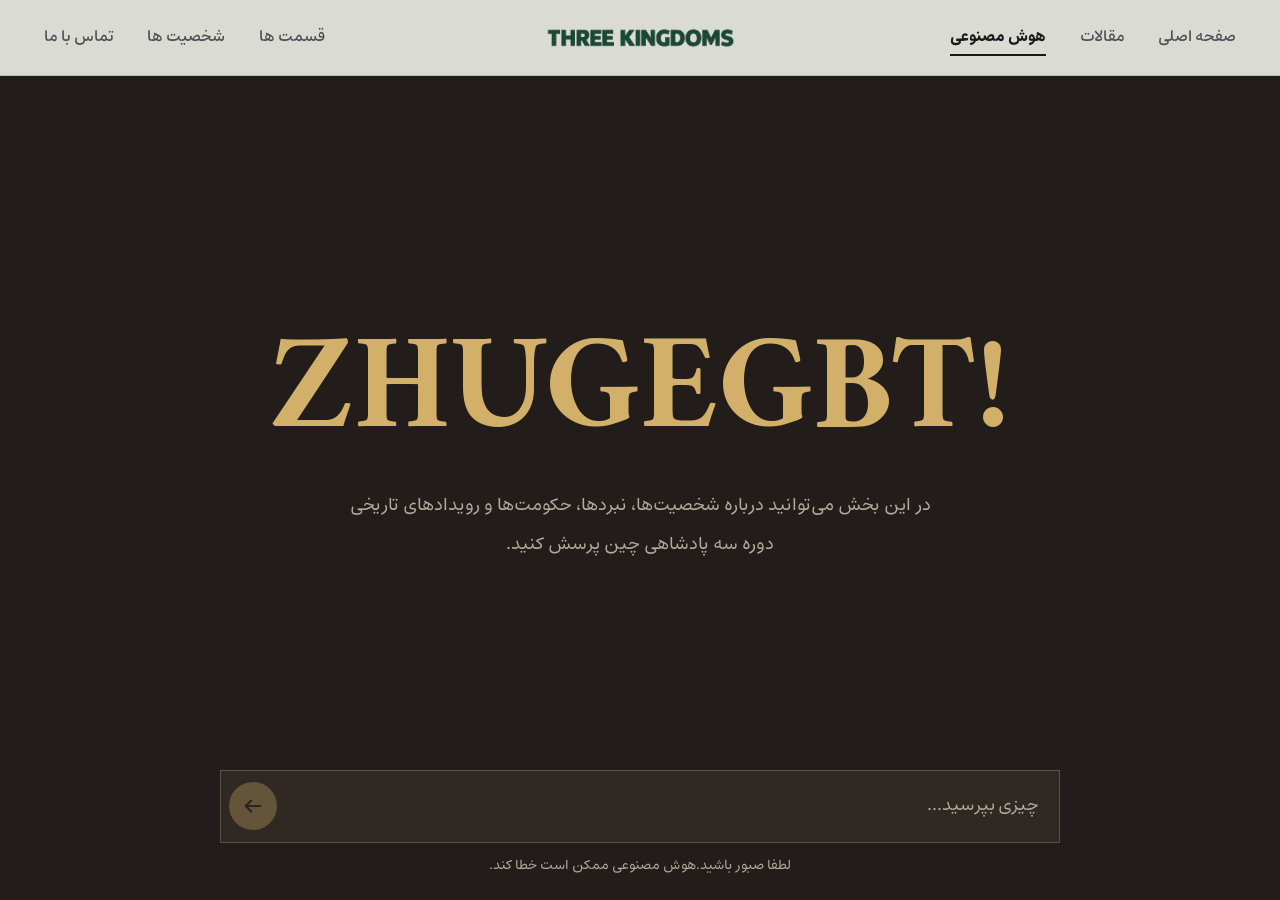
<file: temp/ai.html>
<!doctype html>
<html lang="fa" dir="rtl">
<head>
<meta charset="UTF-8">
<meta name="viewport" content="width=device-width, initial-scale=1.0">
<title>THREE KINGDOMS | هوش مصنوعی</title>
<meta name="description" content="با ژوگه لیانگ هوشمند گفتگو کنید؛ پرسش‌هایتان درباره شخصیت‌ها، نبردها، حکومت‌ها و رویدادهای دوره سه پادشاهی چین را از هوش مصنوعی بپرسید.">
<meta name="robots" content="index, follow, max-image-preview:large">
<meta name="theme-color" content="#e6e8e0">
<link rel="canonical" href="https://three-kingdoms.ir/temp/ai.html">
<link rel="preload" href="../style/fonts/Estedad-VF.woff2" as="font" type="font/woff2" crossorigin>
<link rel="preload" href="../style/fonts/Amiri-Bold-fa.woff" as="font" type="font/woff" crossorigin>
<link rel="stylesheet" href="../style/base.min.css">
<link rel="stylesheet" href="../style/ai.min.css">
<link rel="icon" type="image/png" sizes="48x48" href="../poster/favicon-48.png">
<link rel="icon" type="image/png" sizes="192x192" href="../poster/favicon-192.png">
<link rel="apple-touch-icon" href="../poster/apple-touch-icon.png">
<meta property="og:site_name" content="THREE KINGDOMS | سه پادشاهی">
<meta property="og:locale" content="fa_IR">
<meta property="og:type" content="website">
<meta property="og:title" content="THREE KINGDOMS | هوش مصنوعی">
<meta property="og:description" content="با ژوگه لیانگ هوشمند گفتگو کنید؛ پرسش‌هایتان درباره شخصیت‌ها، نبردها، حکومت‌ها و رویدادهای دوره سه پادشاهی چین را از هوش مصنوعی بپرسید.">
<meta property="og:url" content="https://three-kingdoms.ir/temp/ai.html">
<meta property="og:image" content="https://three-kingdoms.ir/poster/og-home.jpg">
<meta property="og:image:width" content="1200">
<meta property="og:image:height" content="630">
<meta property="og:image:alt" content="THREE KINGDOMS | سه پادشاهی">
<script type="application/ld+json">{"@context":"https://schema.org","@type":"BreadcrumbList","itemListElement":[{"@type":"ListItem","position":1,"name":"صفحه اصلی","item":"https://three-kingdoms.ir/"},{"@type":"ListItem","position":2,"name":"هوش مصنوعی","item":"https://three-kingdoms.ir/temp/ai.html"}]}</script>
</head>
<body class="ai">
<a class="skip" href="#main">پرش به محتوای اصلی</a>
<header class="site-header">
  <nav class="nav" aria-label="منو">
    <ul class="nav-group"><li><a class="nav-link" href="../index.html">صفحه اصلی</a></li><li><a class="nav-link" href="../temp/veblog.html">مقالات</a></li><li><a class="nav-link" href="../temp/ai.html" aria-current="page">هوش مصنوعی</a></li></ul>
    <a class="brand" href="../index.html"><img src="../pic/head.webp" alt="THREE KINGDOMS" width="858" height="169"></a>
    <ul class="nav-group"><li><a class="nav-link" href="../temp/episode.html">قسمت ها</a></li><li><a class="nav-link" href="../temp/persons.html">شخصیت ها</a></li><li><a class="nav-link" href="../temp/callus.html">تماس با ما</a></li></ul>
    <button class="menu-btn" type="button" aria-expanded="false" aria-controls="menu-panel" aria-label="منو"><span></span><span></span><span></span></button>
  </nav>
</header>
<div class="menu-panel" id="menu-panel">
  <div class="menu-title">منو</div>
  <nav class="menu-links" aria-label="منو"><a href="../index.html">صفحه اصلی</a><a href="../temp/veblog.html">مقالات</a><a href="../temp/ai.html" aria-current="page">هوش مصنوعی</a><a href="../temp/episode.html">قسمت ها</a><a href="../temp/persons.html">شخصیت ها</a><a href="../temp/callus.html">تماس با ما</a></nav>
</div>
<main id="main" class="ai-main">
<h1 class="sr-only">هوش مصنوعی سه پادشاهی</h1>
<div class="ai-stage">
  <section class="ai-hero"><h2 class="ai-name">!ZHUGEGBT</h2><p class="ai-intro">در این بخش می‌توانید درباره شخصیت‌ها، نبردها، حکومت‌ها و رویدادهای تاریخی دوره سه پادشاهی چین پرسش کنید.</p></section>
  <div class="chat" role="log" aria-live="polite" aria-label="گفتگو"></div>
</div>
<div class="composer"><div class="composer-inner">
  <div class="field">
    <input class="ques" type="text" placeholder="چیزی بپرسید..." aria-label="چیزی بپرسید..." autocomplete="off">
    <button class="send" type="button" aria-label="ارسال"><svg viewBox="0 0 24 24" aria-hidden="true"><path d="M4 12h16M14 6l6 6-6 6"/></svg><span class="spin"></span></button>
  </div>
  <p class="ai-note">لطفا صبور باشید.هوش مصنوعی ممکن است خطا کند.</p>
</div></div>
</main>

<script src="../script/common.min.js" defer></script>
<script src="../script/ai.min.js" defer></script>
</body>
</html>
</file>
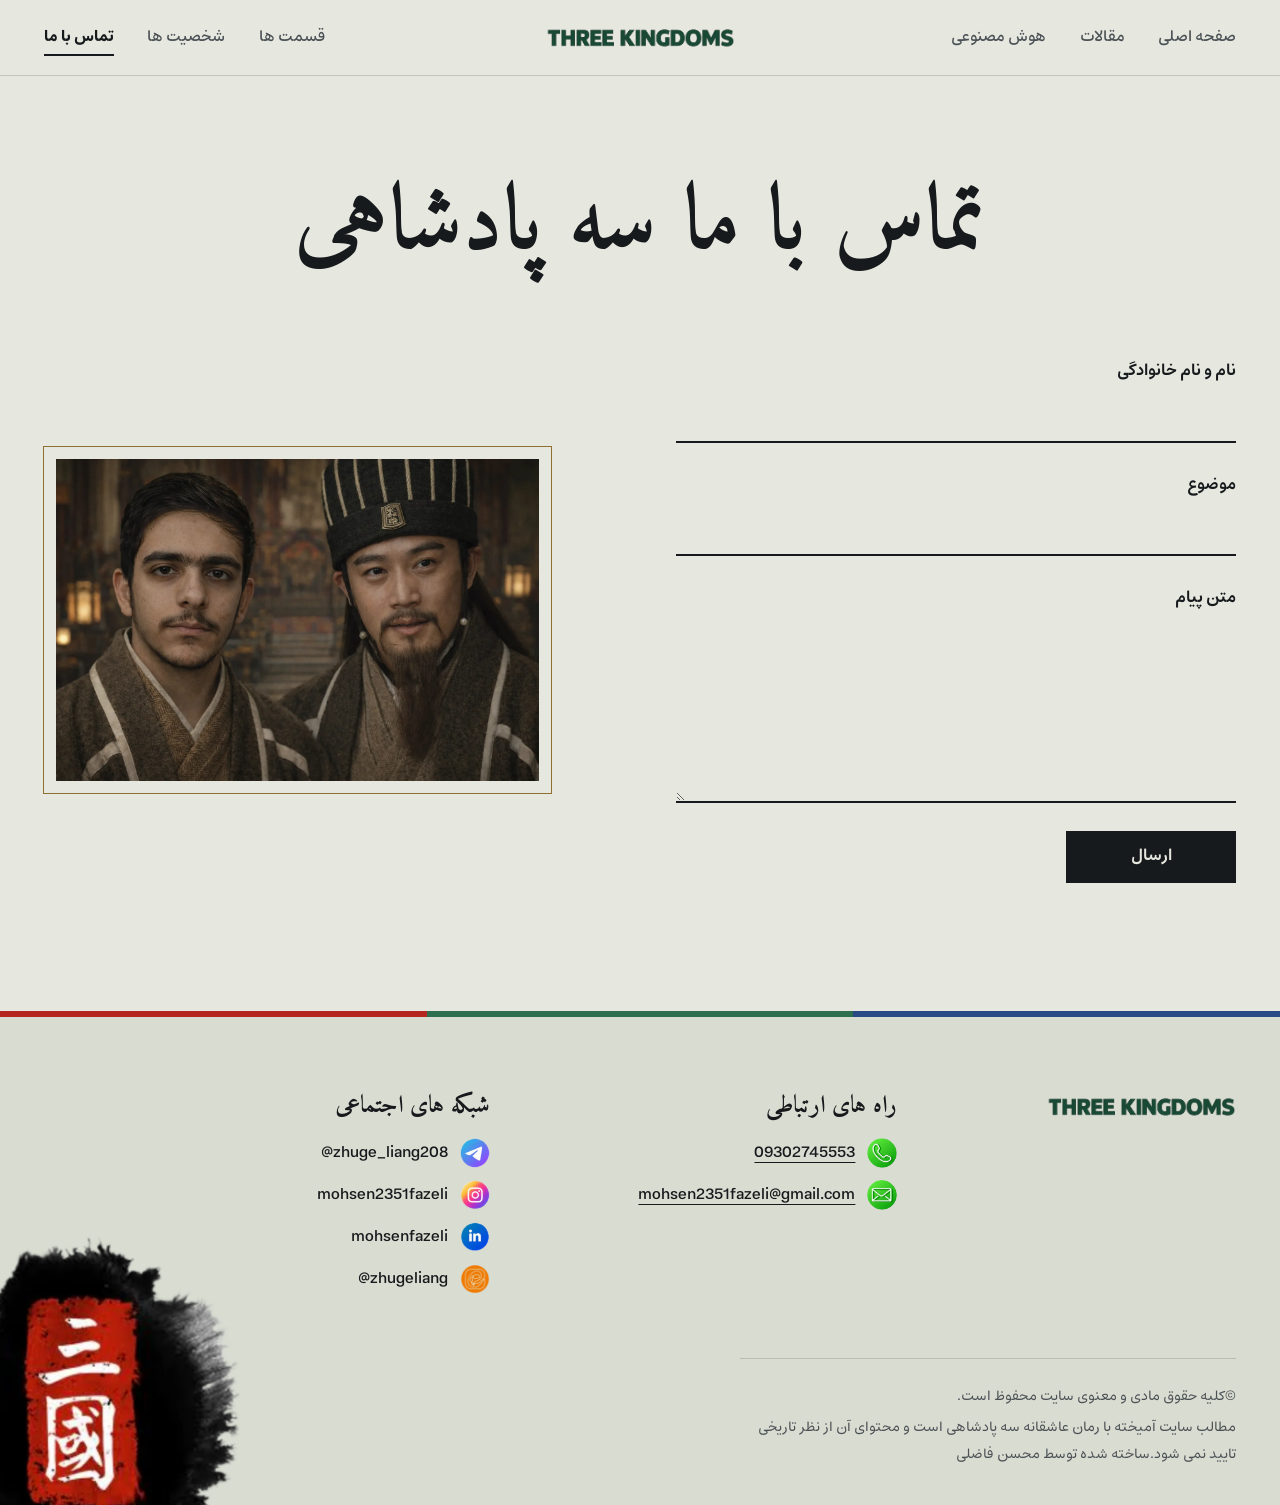
<file: temp/callus.html>
<!doctype html>
<html lang="fa" dir="rtl">
  <head>
    <meta charset="UTF-8" />
    <meta name="viewport" content="width=device-width, initial-scale=1.0" />
    <title>THREE KINGDOMS | تماس با ما</title>
    <meta
      name="description"
      content="ارتباط با سازنده سایت سه پادشاهی؛ پیشنهاد، انتقاد یا پیام خود را از طریق فرم تماس ارسال کنید."
    />
    <meta name="robots" content="index, follow, max-image-preview:large" />
    <meta name="theme-color" content="#e6e8e0" />
    <link rel="canonical" href="https://three-kingdoms.ir/temp/callus.html" />
    <link
      rel="preload"
      href="../style/fonts/Estedad-VF.woff2"
      as="font"
      type="font/woff2"
      crossorigin
    />
    <link
      rel="preload"
      href="../style/fonts/Amiri-Bold-fa.woff"
      as="font"
      type="font/woff"
      crossorigin
    />
    <link rel="stylesheet" href="../style/base.min.css" />
    <link rel="stylesheet" href="../style/callus.min.css" />
    <link
      rel="icon"
      type="image/png"
      sizes="48x48"
      href="../poster/favicon-48.png"
    />
    <link
      rel="icon"
      type="image/png"
      sizes="192x192"
      href="../poster/favicon-192.png"
    />
    <link rel="apple-touch-icon" href="../poster/apple-touch-icon.png" />
    <meta property="og:site_name" content="THREE KINGDOMS | سه پادشاهی" />
    <meta property="og:locale" content="fa_IR" />
    <meta property="og:type" content="website" />
    <meta property="og:title" content="THREE KINGDOMS | تماس با ما" />
    <meta
      property="og:description"
      content="ارتباط با سازنده سایت سه پادشاهی؛ پیشنهاد، انتقاد یا پیام خود را از طریق فرم تماس ارسال کنید."
    />
    <meta
      property="og:url"
      content="https://three-kingdoms.ir/temp/callus.html"
    />
    <meta
      property="og:image"
      content="https://three-kingdoms.ir/poster/og-home.jpg"
    />
    <meta property="og:image:width" content="1200" />
    <meta property="og:image:height" content="630" />
    <meta property="og:image:alt" content="THREE KINGDOMS | سه پادشاهی" />
    <script type="application/ld+json">
      {
        "@context": "https://schema.org",
        "@type": "BreadcrumbList",
        "itemListElement": [
          {
            "@type": "ListItem",
            "position": 1,
            "name": "صفحه اصلی",
            "item": "https://three-kingdoms.ir/"
          },
          {
            "@type": "ListItem",
            "position": 2,
            "name": "تماس با ما",
            "item": "https://three-kingdoms.ir/temp/callus.html"
          }
        ]
      }
    </script>
  </head>
  <body>
    <a class="skip" href="#main">پرش به محتوای اصلی</a>
    <header class="site-header">
      <nav class="nav" aria-label="منو">
        <ul class="nav-group">
          <li><a class="nav-link" href="../index.html">صفحه اصلی</a></li>
          <li><a class="nav-link" href="../temp/veblog.html">مقالات</a></li>
          <li><a class="nav-link" href="../temp/ai.html">هوش مصنوعی</a></li>
        </ul>
        <a class="brand" href="../index.html"
          ><img
            src="../pic/head.webp"
            alt="THREE KINGDOMS"
            width="858"
            height="169"
        /></a>
        <ul class="nav-group">
          <li><a class="nav-link" href="../temp/episode.html">قسمت ها</a></li>
          <li><a class="nav-link" href="../temp/persons.html">شخصیت ها</a></li>
          <li>
            <a class="nav-link" href="../temp/callus.html" aria-current="page"
              >تماس با ما</a
            >
          </li>
        </ul>
        <button
          class="menu-btn"
          type="button"
          aria-expanded="false"
          aria-controls="menu-panel"
          aria-label="منو"
        >
          <span></span><span></span><span></span>
        </button>
      </nav>
    </header>
    <div class="menu-panel" id="menu-panel">
      <div class="menu-title">منو</div>
      <nav class="menu-links" aria-label="منو">
        <a href="../index.html">صفحه اصلی</a
        ><a href="../temp/veblog.html">مقالات</a
        ><a href="../temp/ai.html">هوش مصنوعی</a
        ><a href="../temp/episode.html">قسمت ها</a
        ><a href="../temp/persons.html">شخصیت ها</a
        ><a href="../temp/callus.html" aria-current="page">تماس با ما</a>
      </nav>
    </div>
    <main id="main">
      <section class="page-head">
        <div class="wrap">
          <h1 style="text-align: center">تماس با ما سه پادشاهی</h1>
        </div>
      </section>
      <section>
        <div class="wrap contact">
          <form
            class="form"
            action="https://formsubmit.co/mohsen2351fazeli@gmail.com"
            method="post"
          >
            <div>
              <label for="f-name">نام و نام خانوادگی</label
              ><input
                id="f-name"
                name="name"
                type="text"
                required
                autocomplete="name"
              />
            </div>
            <div>
              <label for="f-subject">موضوع</label
              ><input id="f-subject" name="subject" type="text" required />
            </div>
            <div>
              <label for="f-message">متن پیام</label
              ><textarea id="f-message" name="message" required></textarea>
            </div>
            <button class="btn" type="submit">ارسال</button>
          </form>
          <figure class="contact-art">
            <img src="../pic/a.webp" alt="" width="1536" height="1024" />
          </figure>
        </div>
      </section>
    </main>
    <footer class="site-footer">
      <img
        class="footer-seal"
        src="../poster/li.webp"
        alt=""
        width="1920"
        height="1916"
        loading="lazy"
        decoding="async"
        aria-hidden="true"
      />
      <div class="wrap footer-inner">
        <div class="footer-brand">
          <img
            src="../pic/head.webp"
            alt="THREE KINGDOMS"
            width="858"
            height="169"
            loading="lazy"
            decoding="async"
          />
        </div>
        <div class="footer-col">
          <h2>راه های ارتباطی</h2>
          <ul class="footer-list">
            <li>
              <img
                src="../pngpic/phone.webp"
                alt=""
                width="388"
                height="388"
              /><span><a href="tel:09302745553">09302745553</a></span>
            </li>
            <li>
              <img
                src="../pngpic/email.webp"
                alt=""
                width="386"
                height="386"
              /><span
                ><a href="mailto:mohsen2351fazeli@gmail.com"
                  >mohsen2351fazeli@gmail.com</a
                ></span
              >
            </li>
          </ul>
        </div>
        <div class="footer-col">
          <h2>شبکه های اجتماعی</h2>
          <ul class="footer-list">
            <li>
              <img
                src="../pngpic/tel.webp"
                alt=""
                width="198"
                height="198"
              /><span dir="ltr">@zhuge_liang208</span>
            </li>
            <li>
              <img
                src="../pngpic/insta.webp"
                alt=""
                width="203"
                height="203"
              /><span dir="ltr">mohsen2351fazeli</span>
            </li>
            <li>
              <img
                src="../pngpic/lin.webp"
                alt=""
                width="204"
                height="204"
              /><span dir="ltr">mohsenfazeli</span>
            </li>
            <li>
              <img
                src="../pngpic/eitaa.webp"
                alt=""
                width="1920"
                height="1916"
              /><span dir="ltr">@zhugeliang</span>
            </li>
          </ul>
        </div>
        <div class="footer-legal">
          <p>©کلیه حقوق مادی و معنوی سایت محفوظ است.</p>
          <p>
            مطالب سایت آمیخته با رمان عاشقانه سه پادشاهی است و محتوای آن از نظر
            تاریخی تایید نمی شود.ساخته شده توسط محسن فاضلی
          </p>
        </div>
      </div>
    </footer>
    <script src="../script/common.min.js" defer></script>
    <script src="../script/callus.min.js" defer></script>
  </body>
</html>
</file>
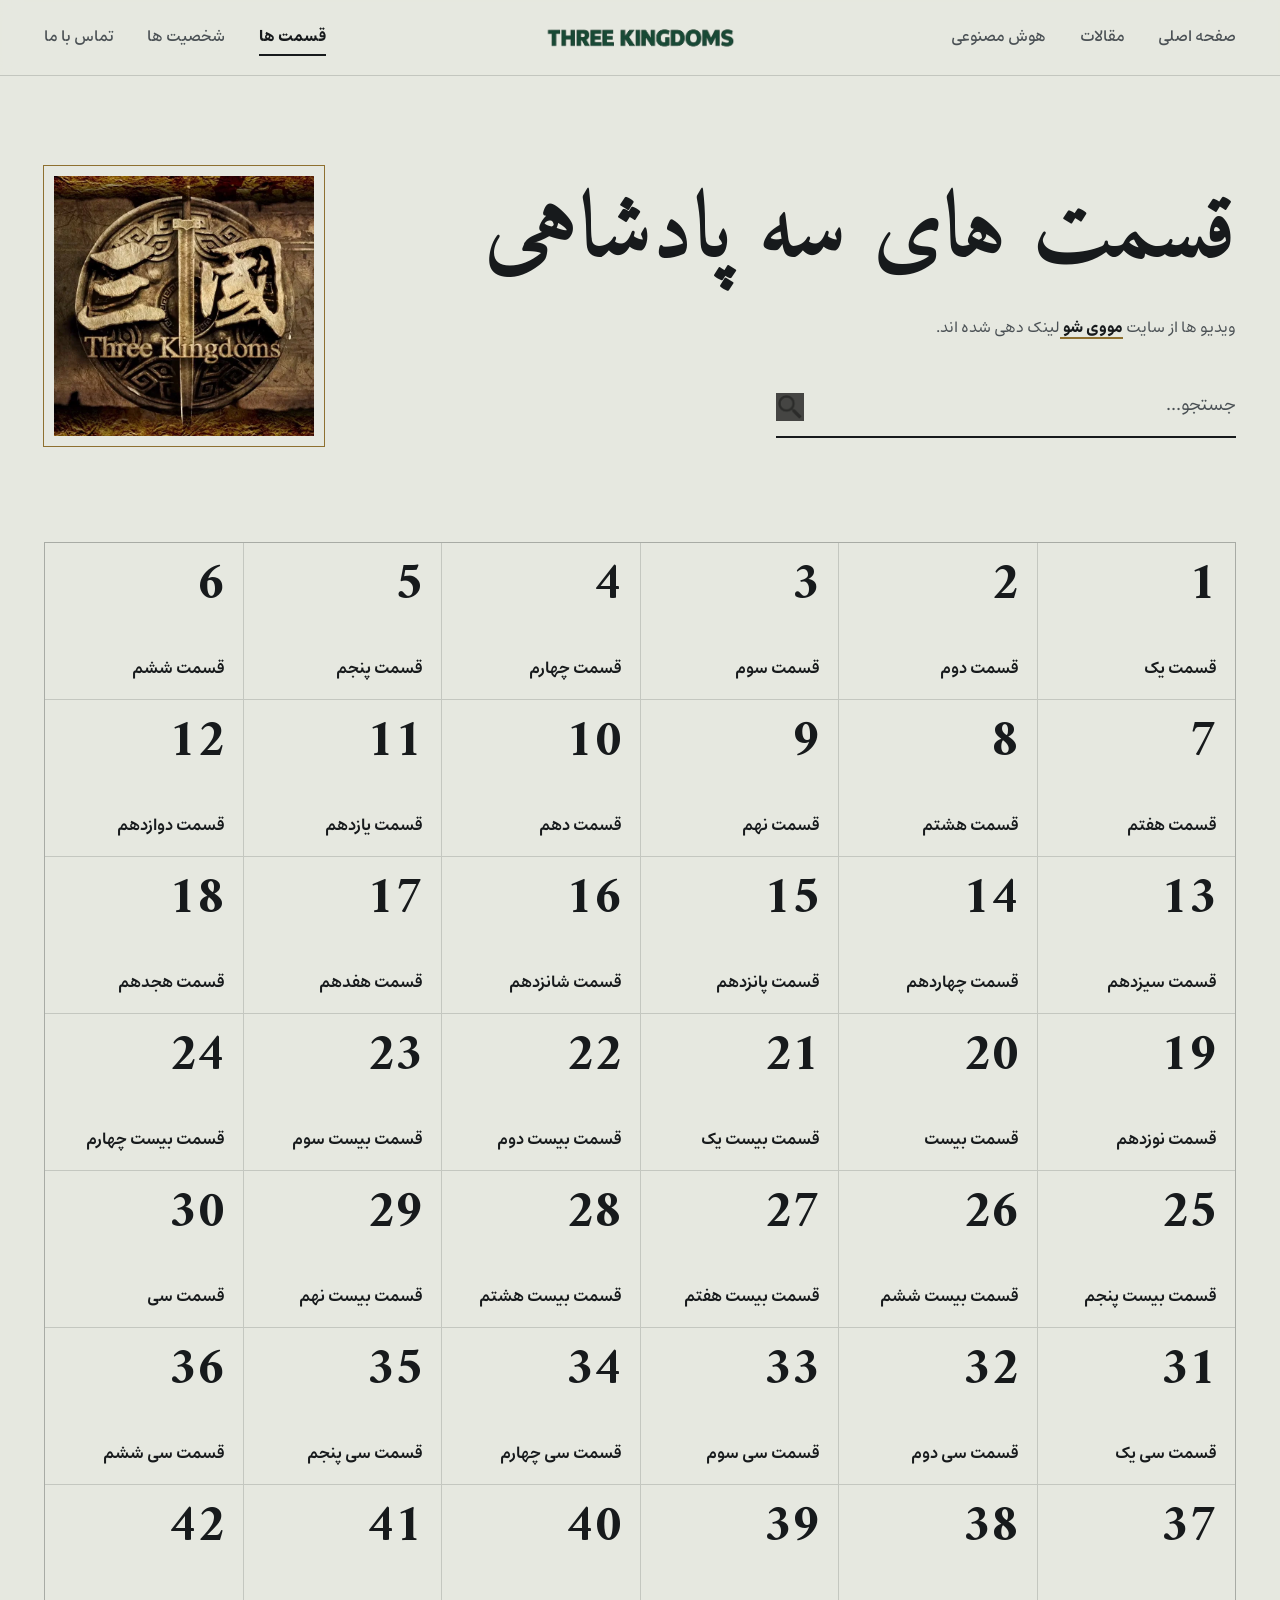
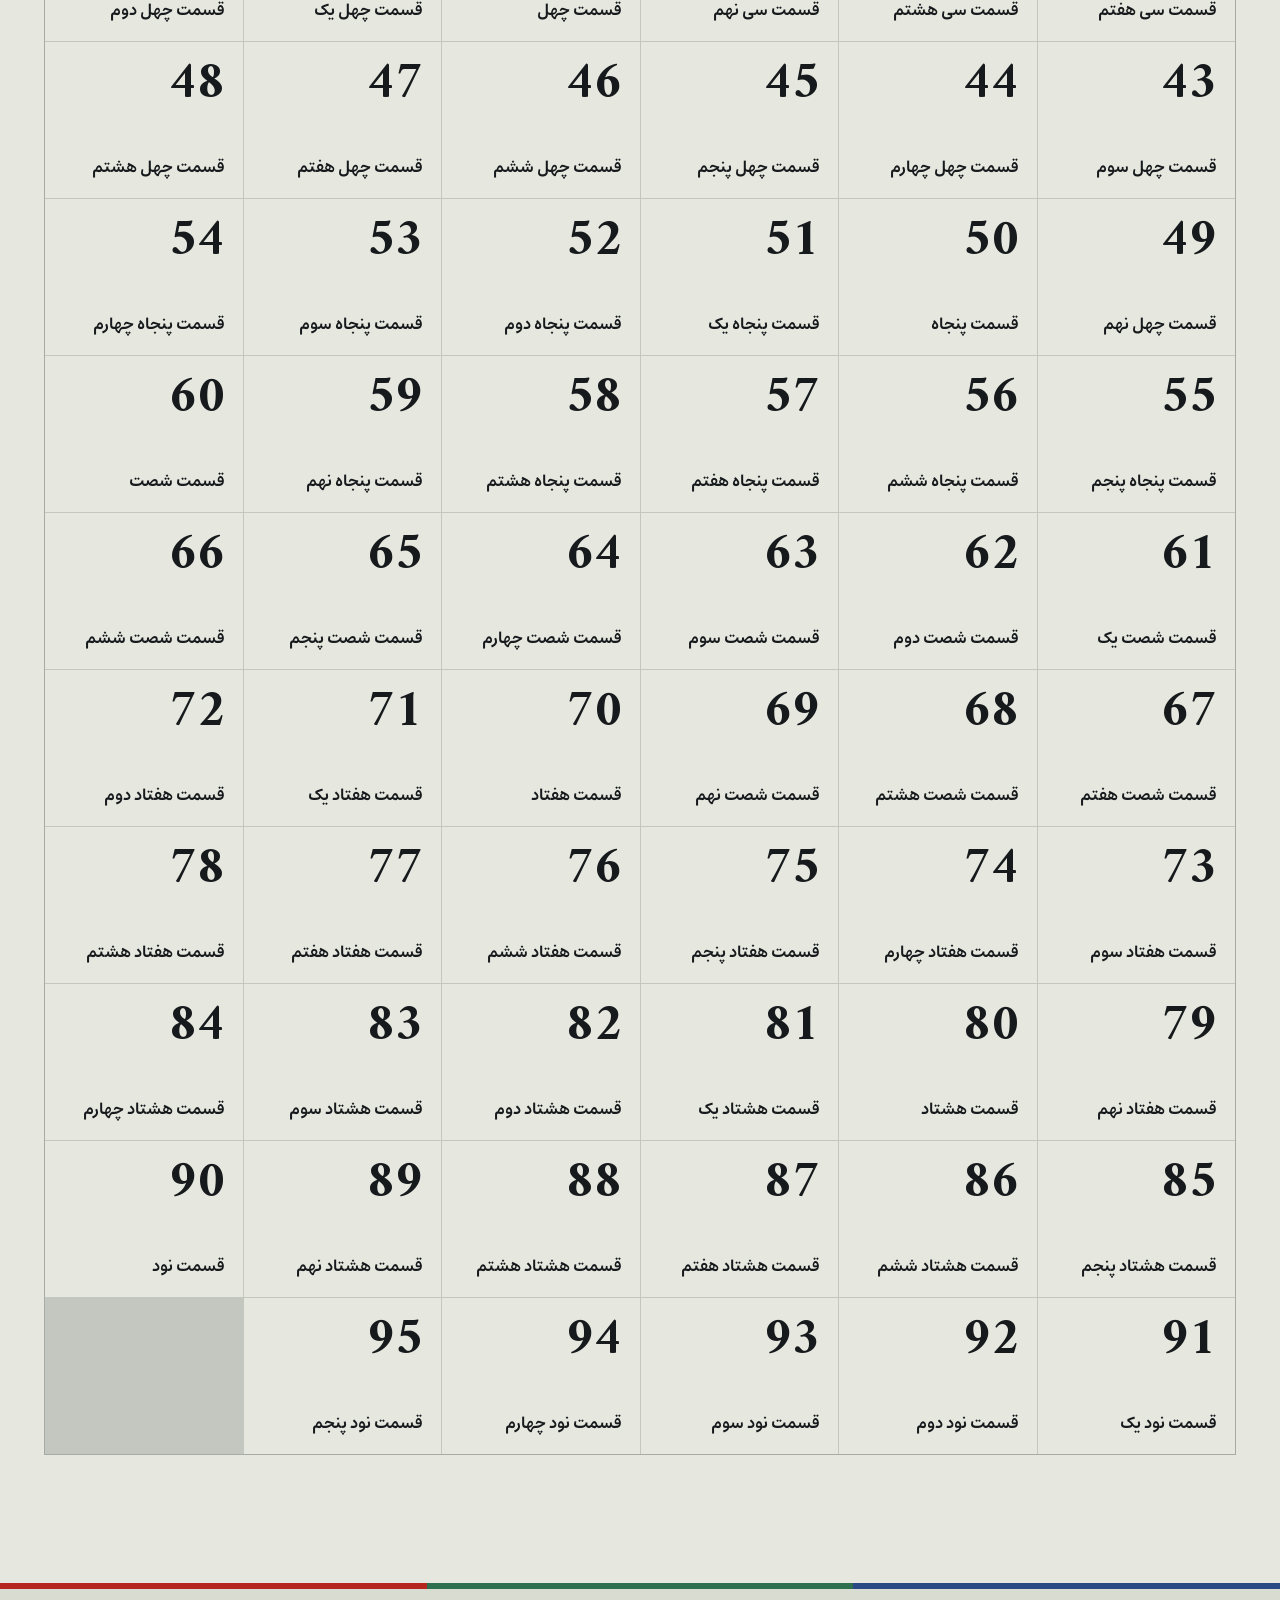
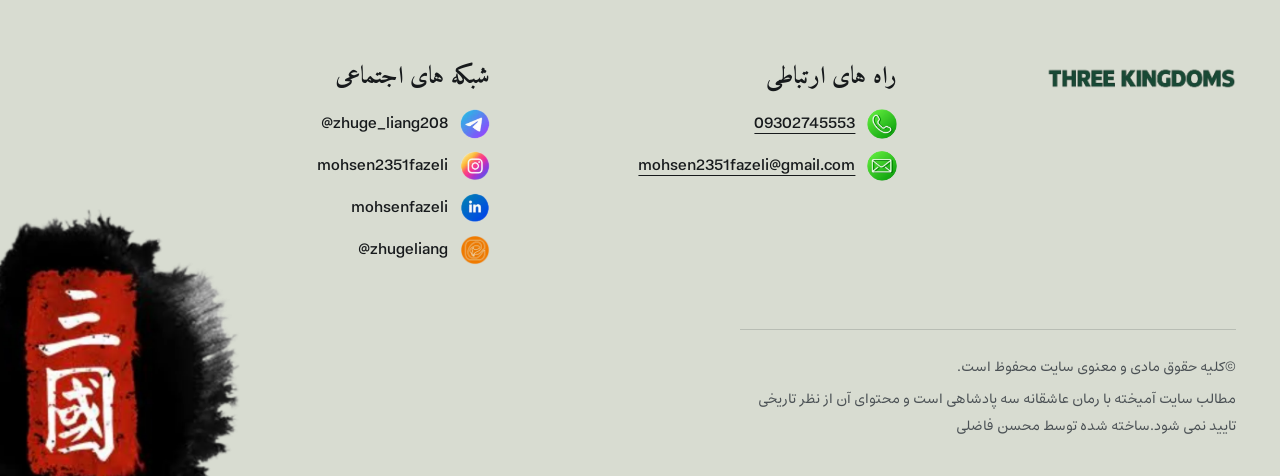
<file: temp/episode.html>
<!doctype html>
<html lang="fa" dir="rtl">
<head>
<meta charset="UTF-8">
<meta name="viewport" content="width=device-width, initial-scale=1.0">
<title>THREE KINGDOMS | قسمت های سه پادشاهی</title>
<meta name="description" content="فهرست 95 قسمت سریال سه پادشاهی (Three Kingdoms) با لینک تماشای هر قسمت و جستجوی سریع بر اساس شماره یا نام قسمت.">
<meta name="robots" content="index, follow, max-image-preview:large">
<meta name="theme-color" content="#e6e8e0">
<link rel="canonical" href="https://three-kingdoms.ir/temp/episode.html">
<link rel="preload" href="../style/fonts/Estedad-VF.woff2" as="font" type="font/woff2" crossorigin>
<link rel="preload" href="../style/fonts/Amiri-Bold-fa.woff" as="font" type="font/woff" crossorigin>
<link rel="stylesheet" href="../style/base.min.css">
<link rel="stylesheet" href="../style/episode.min.css">
<link rel="icon" type="image/png" sizes="48x48" href="../poster/favicon-48.png">
<link rel="icon" type="image/png" sizes="192x192" href="../poster/favicon-192.png">
<link rel="apple-touch-icon" href="../poster/apple-touch-icon.png">
<meta property="og:site_name" content="THREE KINGDOMS | سه پادشاهی">
<meta property="og:locale" content="fa_IR">
<meta property="og:type" content="website">
<meta property="og:title" content="THREE KINGDOMS | قسمت های سه پادشاهی">
<meta property="og:description" content="فهرست 95 قسمت سریال سه پادشاهی (Three Kingdoms) با لینک تماشای هر قسمت و جستجوی سریع بر اساس شماره یا نام قسمت.">
<meta property="og:url" content="https://three-kingdoms.ir/temp/episode.html">
<meta property="og:image" content="https://three-kingdoms.ir/poster/og-home.jpg">
<meta property="og:image:width" content="1200">
<meta property="og:image:height" content="630">
<meta property="og:image:alt" content="THREE KINGDOMS | سه پادشاهی">
<script type="application/ld+json">{"@context":"https://schema.org","@type":"BreadcrumbList","itemListElement":[{"@type":"ListItem","position":1,"name":"صفحه اصلی","item":"https://three-kingdoms.ir/"},{"@type":"ListItem","position":2,"name":"قسمت ها","item":"https://three-kingdoms.ir/temp/episode.html"}]}</script>
</head>
<body>
<a class="skip" href="#main">پرش به محتوای اصلی</a>
<header class="site-header">
  <nav class="nav" aria-label="منو">
    <ul class="nav-group"><li><a class="nav-link" href="../index.html">صفحه اصلی</a></li><li><a class="nav-link" href="../temp/veblog.html">مقالات</a></li><li><a class="nav-link" href="../temp/ai.html">هوش مصنوعی</a></li></ul>
    <a class="brand" href="../index.html"><img src="../pic/head.webp" alt="THREE KINGDOMS" width="858" height="169"></a>
    <ul class="nav-group"><li><a class="nav-link" href="../temp/episode.html" aria-current="page">قسمت ها</a></li><li><a class="nav-link" href="../temp/persons.html">شخصیت ها</a></li><li><a class="nav-link" href="../temp/callus.html">تماس با ما</a></li></ul>
    <button class="menu-btn" type="button" aria-expanded="false" aria-controls="menu-panel" aria-label="منو"><span></span><span></span><span></span></button>
  </nav>
</header>
<div class="menu-panel" id="menu-panel">
  <div class="menu-title">منو</div>
  <nav class="menu-links" aria-label="منو"><a href="../index.html">صفحه اصلی</a><a href="../temp/veblog.html">مقالات</a><a href="../temp/ai.html">هوش مصنوعی</a><a href="../temp/episode.html" aria-current="page">قسمت ها</a><a href="../temp/persons.html">شخصیت ها</a><a href="../temp/callus.html">تماس با ما</a></nav>
</div>
<main id="main">
<section class="page-head">
  <div class="wrap ep-head-grid">
    <div>
      <h1>قسمت های سه پادشاهی</h1>
      <p class="alarm">ویدیو ها از سایت <a rel="noopener" href="https://www.moviesho.com">مووی شو </a>لینک دهی شده اند.</p>
      <div class="search"><label class="sr-only" for="q">جستجو</label><input id="q" type="search" placeholder="جستجو..." autocomplete="off"><img src="../pngpic/download.png" alt="" width="225" height="225"></div>
    </div>
    <div class="ep-cover"><img src="../pic/waffen.webp" alt="" width="720" height="720"></div>
  </div>
</section>
<section class="episodes-wrap"><div class="wrap">
  <ol class="episodes"><li data-no="1"><a class="ep" href="https://www.moviesho.com/playonline/6101?player=aHR0cHM6Ly9zci5tb3ZpZXNoby5jb20vU2VyaWVzL1RocmVlLktpbmdkb21zL1RocmVlLktpbmdkb21zLkUwMS43MjBwLm1rdg=="><span class="no">1</span><span class="tt">قسمت یک</span><span class="go" aria-hidden="true"></span></a></li><li data-no="2"><a class="ep" href="https://www.moviesho.com/playonline/6101?player=aHR0cHM6Ly9zci5tb3ZpZXNoby5jb20vU2VyaWVzL1RocmVlLktpbmdkb21zL1RocmVlLktpbmdkb21zLkUwMi43MjBwLm1rdg=="><span class="no">2</span><span class="tt">قسمت دوم</span><span class="go" aria-hidden="true"></span></a></li><li data-no="3"><a class="ep" href="https://www.moviesho.com/playonline/6101?player=aHR0cHM6Ly9zci5tb3ZpZXNoby5jb20vU2VyaWVzL1RocmVlLktpbmdkb21zL1RocmVlLktpbmdkb21zLkUwMy43MjBwLm1rdg=="><span class="no">3</span><span class="tt">قسمت سوم</span><span class="go" aria-hidden="true"></span></a></li><li data-no="4"><a class="ep" href="https://www.moviesho.com/playonline/6101?player=aHR0cHM6Ly9zci5tb3ZpZXNoby5jb20vU2VyaWVzL1RocmVlLktpbmdkb21zL1RocmVlLktpbmdkb21zLkUwNC43MjBwLm1rdg=="><span class="no">4</span><span class="tt">قسمت چهارم</span><span class="go" aria-hidden="true"></span></a></li><li data-no="5"><a class="ep" href="https://www.moviesho.com/playonline/6101?player=aHR0cHM6Ly9zci5tb3ZpZXNoby5jb20vU2VyaWVzL1RocmVlLktpbmdkb21zL1RocmVlLktpbmdkb21zLkUwNS43MjBwLm1rdg=="><span class="no">5</span><span class="tt">قسمت پنجم</span><span class="go" aria-hidden="true"></span></a></li><li data-no="6"><a class="ep" href="https://www.moviesho.com/playonline/6101?player=aHR0cHM6Ly9zci5tb3ZpZXNoby5jb20vU2VyaWVzL1RocmVlLktpbmdkb21zL1RocmVlLktpbmdkb21zLkUwNi43MjBwLm1rdg=="><span class="no">6</span><span class="tt">قسمت ششم</span><span class="go" aria-hidden="true"></span></a></li><li data-no="7"><a class="ep" href="https://www.moviesho.com/playonline/6101?player=aHR0cHM6Ly9zci5tb3ZpZXNoby5jb20vU2VyaWVzL1RocmVlLktpbmdkb21zL1RocmVlLktpbmdkb21zLkUwNy43MjBwLm1rdg=="><span class="no">7</span><span class="tt">قسمت هفتم</span><span class="go" aria-hidden="true"></span></a></li><li data-no="8"><a class="ep" href="https://www.moviesho.com/playonline/6101?player=aHR0cHM6Ly9zci5tb3ZpZXNoby5jb20vU2VyaWVzL1RocmVlLktpbmdkb21zL1RocmVlLktpbmdkb21zLkUwOC43MjBwLm1rdg=="><span class="no">8</span><span class="tt">قسمت هشتم</span><span class="go" aria-hidden="true"></span></a></li><li data-no="9"><a class="ep" href="https://www.moviesho.com/playonline/6101?player=aHR0cHM6Ly9zci5tb3ZpZXNoby5jb20vU2VyaWVzL1RocmVlLktpbmdkb21zL1RocmVlLktpbmdkb21zLkUwOS43MjBwLm1rdg=="><span class="no">9</span><span class="tt">قسمت نهم</span><span class="go" aria-hidden="true"></span></a></li><li data-no="10"><a class="ep" href="https://www.moviesho.com/playonline/6101?player=aHR0cHM6Ly9zci5tb3ZpZXNoby5jb20vU2VyaWVzL1RocmVlLktpbmdkb21zL1RocmVlLktpbmdkb21zLkUxMC43MjBwLm1rdg=="><span class="no">10</span><span class="tt">قسمت دهم</span><span class="go" aria-hidden="true"></span></a></li><li data-no="11"><a class="ep" href="https://www.moviesho.com/playonline/6101?player=aHR0cHM6Ly9zci5tb3ZpZXNoby5jb20vU2VyaWVzL1RocmVlLktpbmdkb21zL1RocmVlLktpbmdkb21zLkUxMS43MjBwLm1rdg=="><span class="no">11</span><span class="tt">قسمت یازدهم</span><span class="go" aria-hidden="true"></span></a></li><li data-no="12"><a class="ep" href="https://www.moviesho.com/playonline/6101?player=aHR0cHM6Ly9zci5tb3ZpZXNoby5jb20vU2VyaWVzL1RocmVlLktpbmdkb21zL1RocmVlLktpbmdkb21zLkUxMi43MjBwLm1rdg=="><span class="no">12</span><span class="tt">قسمت دوازدهم</span><span class="go" aria-hidden="true"></span></a></li><li data-no="13"><a class="ep" href="https://www.moviesho.com/playonline/6101?player=aHR0cHM6Ly9zci5tb3ZpZXNoby5jb20vU2VyaWVzL1RocmVlLktpbmdkb21zL1RocmVlLktpbmdkb21zLkUxMy43MjBwLm1rdg=="><span class="no">13</span><span class="tt">قسمت سیزدهم</span><span class="go" aria-hidden="true"></span></a></li><li data-no="14"><a class="ep" href="https://www.moviesho.com/playonline/6101?player=aHR0cHM6Ly9zci5tb3ZpZXNoby5jb20vU2VyaWVzL1RocmVlLktpbmdkb21zL1RocmVlLktpbmdkb21zLkUxNC43MjBwLm1rdg=="><span class="no">14</span><span class="tt">قسمت چهاردهم</span><span class="go" aria-hidden="true"></span></a></li><li data-no="15"><a class="ep" href="https://www.moviesho.com/playonline/6101?player=aHR0cHM6Ly9zci5tb3ZpZXNoby5jb20vU2VyaWVzL1RocmVlLktpbmdkb21zL1RocmVlLktpbmdkb21zLkUxNS43MjBwLm1rdg=="><span class="no">15</span><span class="tt">قسمت پانزدهم</span><span class="go" aria-hidden="true"></span></a></li><li data-no="16"><a class="ep" href="https://www.moviesho.com/playonline/6101?player=aHR0cHM6Ly9zci5tb3ZpZXNoby5jb20vU2VyaWVzL1RocmVlLktpbmdkb21zL1RocmVlLktpbmdkb21zLkUxNi43MjBwLm1rdg=="><span class="no">16</span><span class="tt">قسمت شانزدهم</span><span class="go" aria-hidden="true"></span></a></li><li data-no="17"><a class="ep" href="https://www.moviesho.com/playonline/6101?player=aHR0cHM6Ly9zci5tb3ZpZXNoby5jb20vU2VyaWVzL1RocmVlLktpbmdkb21zL1RocmVlLktpbmdkb21zLkUxNy43MjBwLm1rdg=="><span class="no">17</span><span class="tt">قسمت هفدهم</span><span class="go" aria-hidden="true"></span></a></li><li data-no="18"><a class="ep" href="https://www.moviesho.com/playonline/6101?player=aHR0cHM6Ly9zci5tb3ZpZXNoby5jb20vU2VyaWVzL1RocmVlLktpbmdkb21zL1RocmVlLktpbmdkb21zLkUxOC43MjBwLm1rdg=="><span class="no">18</span><span class="tt">قسمت هجدهم</span><span class="go" aria-hidden="true"></span></a></li><li data-no="19"><a class="ep" href="https://www.moviesho.com/playonline/6101?player=aHR0cHM6Ly9zci5tb3ZpZXNoby5jb20vU2VyaWVzL1RocmVlLktpbmdkb21zL1RocmVlLktpbmdkb21zLkUxOS43MjBwLm1rdg=="><span class="no">19</span><span class="tt">قسمت نوزدهم</span><span class="go" aria-hidden="true"></span></a></li><li data-no="20"><a class="ep" href="https://www.moviesho.com/playonline/6101?player=aHR0cHM6Ly9zci5tb3ZpZXNoby5jb20vU2VyaWVzL1RocmVlLktpbmdkb21zL1RocmVlLktpbmdkb21zLkUyMC43MjBwLm1rdg=="><span class="no">20</span><span class="tt">قسمت بیست</span><span class="go" aria-hidden="true"></span></a></li><li data-no="21"><a class="ep" href="https://www.moviesho.com/playonline/6101?player=aHR0cHM6Ly9zci5tb3ZpZXNoby5jb20vU2VyaWVzL1RocmVlLktpbmdkb21zL1RocmVlLktpbmdkb21zLkUyMS43MjBwLm1rdg=="><span class="no">21</span><span class="tt">قسمت بیست یک</span><span class="go" aria-hidden="true"></span></a></li><li data-no="22"><a class="ep" href="https://www.moviesho.com/playonline/6101?player=aHR0cHM6Ly9zci5tb3ZpZXNoby5jb20vU2VyaWVzL1RocmVlLktpbmdkb21zL1RocmVlLktpbmdkb21zLkUyMi43MjBwLm1rdg=="><span class="no">22</span><span class="tt">قسمت بیست دوم</span><span class="go" aria-hidden="true"></span></a></li><li data-no="23"><a class="ep" href="https://www.moviesho.com/playonline/6101?player=aHR0cHM6Ly9zci5tb3ZpZXNoby5jb20vU2VyaWVzL1RocmVlLktpbmdkb21zL1RocmVlLktpbmdkb21zLkUyMy43MjBwLm1rdg=="><span class="no">23</span><span class="tt">قسمت بیست سوم</span><span class="go" aria-hidden="true"></span></a></li><li data-no="24"><a class="ep" href="https://www.moviesho.com/playonline/6101?player=aHR0cHM6Ly9zci5tb3ZpZXNoby5jb20vU2VyaWVzL1RocmVlLktpbmdkb21zL1RocmVlLktpbmdkb21zLkUyNC43MjBwLm1rdg=="><span class="no">24</span><span class="tt">قسمت بیست چهارم</span><span class="go" aria-hidden="true"></span></a></li><li data-no="25"><a class="ep" href="https://www.moviesho.com/playonline/6101?player=aHR0cHM6Ly9zci5tb3ZpZXNoby5jb20vU2VyaWVzL1RocmVlLktpbmdkb21zL1RocmVlLktpbmdkb21zLkUyNS43MjBwLm1rdg=="><span class="no">25</span><span class="tt">قسمت بیست پنجم</span><span class="go" aria-hidden="true"></span></a></li><li data-no="26"><a class="ep" href="https://www.moviesho.com/playonline/6101?player=aHR0cHM6Ly9zci5tb3ZpZXNoby5jb20vU2VyaWVzL1RocmVlLktpbmdkb21zL1RocmVlLktpbmdkb21zLkUyNi43MjBwLm1rdg=="><span class="no">26</span><span class="tt">قسمت بیست ششم</span><span class="go" aria-hidden="true"></span></a></li><li data-no="27"><a class="ep" href="https://www.moviesho.com/playonline/6101?player=aHR0cHM6Ly9zci5tb3ZpZXNoby5jb20vU2VyaWVzL1RocmVlLktpbmdkb21zL1RocmVlLktpbmdkb21zLkUyNy43MjBwLm1rdg=="><span class="no">27</span><span class="tt">قسمت بیست هفتم</span><span class="go" aria-hidden="true"></span></a></li><li data-no="28"><a class="ep" href="https://www.moviesho.com/playonline/6101?player=aHR0cHM6Ly9zci5tb3ZpZXNoby5jb20vU2VyaWVzL1RocmVlLktpbmdkb21zL1RocmVlLktpbmdkb21zLkUyOC43MjBwLm1rdg=="><span class="no">28</span><span class="tt">قسمت بیست هشتم</span><span class="go" aria-hidden="true"></span></a></li><li data-no="29"><a class="ep" href="https://www.moviesho.com/playonline/6101?player=aHR0cHM6Ly9zci5tb3ZpZXNoby5jb20vU2VyaWVzL1RocmVlLktpbmdkb21zL1RocmVlLktpbmdkb21zLkUyOS43MjBwLm1rdg=="><span class="no">29</span><span class="tt">قسمت بیست نهم</span><span class="go" aria-hidden="true"></span></a></li><li data-no="30"><a class="ep" href="https://www.moviesho.com/playonline/6101?player=aHR0cHM6Ly9zci5tb3ZpZXNoby5jb20vU2VyaWVzL1RocmVlLktpbmdkb21zL1RocmVlLktpbmdkb21zLkUzMC43MjBwLm1rdg=="><span class="no">30</span><span class="tt">قسمت سی</span><span class="go" aria-hidden="true"></span></a></li><li data-no="31"><a class="ep" href="https://www.moviesho.com/playonline/6101?player=aHR0cHM6Ly9zci5tb3ZpZXNoby5jb20vU2VyaWVzL1RocmVlLktpbmdkb21zL1RocmVlLktpbmdkb21zLkUzMS43MjBwLm1rdg=="><span class="no">31</span><span class="tt">قسمت سی یک</span><span class="go" aria-hidden="true"></span></a></li><li data-no="32"><a class="ep" href="https://www.moviesho.com/playonline/6101?player=aHR0cHM6Ly9zci5tb3ZpZXNoby5jb20vU2VyaWVzL1RocmVlLktpbmdkb21zL1RocmVlLktpbmdkb21zLkUzMi43MjBwLm1rdg=="><span class="no">32</span><span class="tt">قسمت سی دوم</span><span class="go" aria-hidden="true"></span></a></li><li data-no="33"><a class="ep" href="https://www.moviesho.com/playonline/6101?player=aHR0cHM6Ly9zci5tb3ZpZXNoby5jb20vU2VyaWVzL1RocmVlLktpbmdkb21zL1RocmVlLktpbmdkb21zLkUzMy43MjBwLm1rdg=="><span class="no">33</span><span class="tt">قسمت سی سوم</span><span class="go" aria-hidden="true"></span></a></li><li data-no="34"><a class="ep" href="https://www.moviesho.com/playonline/6101?player=aHR0cHM6Ly9zci5tb3ZpZXNoby5jb20vU2VyaWVzL1RocmVlLktpbmdkb21zL1RocmVlLktpbmdkb21zLkUzNC43MjBwLm1rdg=="><span class="no">34</span><span class="tt">قسمت سی چهارم</span><span class="go" aria-hidden="true"></span></a></li><li data-no="35"><a class="ep" href="https://www.moviesho.com/playonline/6101?player=aHR0cHM6Ly9zci5tb3ZpZXNoby5jb20vU2VyaWVzL1RocmVlLktpbmdkb21zL1RocmVlLktpbmdkb21zLkUzNS43MjBwLm1rdg=="><span class="no">35</span><span class="tt">قسمت سی پنجم</span><span class="go" aria-hidden="true"></span></a></li><li data-no="36"><a class="ep" href="https://www.moviesho.com/playonline/6101?player=aHR0cHM6Ly9zci5tb3ZpZXNoby5jb20vU2VyaWVzL1RocmVlLktpbmdkb21zL1RocmVlLktpbmdkb21zLkUzNi43MjBwLm1rdg=="><span class="no">36</span><span class="tt">قسمت سی ششم</span><span class="go" aria-hidden="true"></span></a></li><li data-no="37"><a class="ep" href="https://www.moviesho.com/playonline/6101?player=aHR0cHM6Ly9zci5tb3ZpZXNoby5jb20vU2VyaWVzL1RocmVlLktpbmdkb21zL1RocmVlLktpbmdkb21zLkUzNy43MjBwLm1rdg=="><span class="no">37</span><span class="tt">قسمت سی هفتم</span><span class="go" aria-hidden="true"></span></a></li><li data-no="38"><a class="ep" href="https://www.moviesho.com/playonline/6101?player=aHR0cHM6Ly9zci5tb3ZpZXNoby5jb20vU2VyaWVzL1RocmVlLktpbmdkb21zL1RocmVlLktpbmdkb21zLkUzOC43MjBwLm1rdg=="><span class="no">38</span><span class="tt">قسمت سی هشتم</span><span class="go" aria-hidden="true"></span></a></li><li data-no="39"><a class="ep" href="https://www.moviesho.com/playonline/6101?player=aHR0cHM6Ly9zci5tb3ZpZXNoby5jb20vU2VyaWVzL1RocmVlLktpbmdkb21zL1RocmVlLktpbmdkb21zLkUzOS43MjBwLm1rdg=="><span class="no">39</span><span class="tt">قسمت سی نهم</span><span class="go" aria-hidden="true"></span></a></li><li data-no="40"><a class="ep" href="https://www.moviesho.com/playonline/6101?player=aHR0cHM6Ly9zci5tb3ZpZXNoby5jb20vU2VyaWVzL1RocmVlLktpbmdkb21zL1RocmVlLktpbmdkb21zLkU0MC43MjBwLm1rdg=="><span class="no">40</span><span class="tt">قسمت چهل</span><span class="go" aria-hidden="true"></span></a></li><li data-no="41"><a class="ep" href="https://www.moviesho.com/playonline/6101?player=aHR0cHM6Ly9zci5tb3ZpZXNoby5jb20vU2VyaWVzL1RocmVlLktpbmdkb21zL1RocmVlLktpbmdkb21zLkU0MS43MjBwLm1rdg=="><span class="no">41</span><span class="tt">قسمت چهل یک</span><span class="go" aria-hidden="true"></span></a></li><li data-no="42"><a class="ep" href="https://www.moviesho.com/playonline/6101?player=aHR0cHM6Ly9zci5tb3ZpZXNoby5jb20vU2VyaWVzL1RocmVlLktpbmdkb21zL1RocmVlLktpbmdkb21zLkU0Mi43MjBwLm1rdg=="><span class="no">42</span><span class="tt">قسمت چهل دوم</span><span class="go" aria-hidden="true"></span></a></li><li data-no="43"><a class="ep" href="https://www.moviesho.com/playonline/6101?player=aHR0cHM6Ly9zci5tb3ZpZXNoby5jb20vU2VyaWVzL1RocmVlLktpbmdkb21zL1RocmVlLktpbmdkb21zLkU0My43MjBwLm1rdg=="><span class="no">43</span><span class="tt">قسمت چهل سوم</span><span class="go" aria-hidden="true"></span></a></li><li data-no="44"><a class="ep" href="https://www.moviesho.com/playonline/6101?player=aHR0cHM6Ly9zci5tb3ZpZXNoby5jb20vU2VyaWVzL1RocmVlLktpbmdkb21zL1RocmVlLktpbmdkb21zLkU0NC43MjBwLm1rdg=="><span class="no">44</span><span class="tt">قسمت چهل چهارم</span><span class="go" aria-hidden="true"></span></a></li><li data-no="45"><a class="ep" href="https://www.moviesho.com/playonline/6101?player=aHR0cHM6Ly9zci5tb3ZpZXNoby5jb20vU2VyaWVzL1RocmVlLktpbmdkb21zL1RocmVlLktpbmdkb21zLkU0NS43MjBwLm1rdg=="><span class="no">45</span><span class="tt">قسمت چهل پنجم</span><span class="go" aria-hidden="true"></span></a></li><li data-no="46"><a class="ep" href="https://www.moviesho.com/playonline/6101?player=aHR0cHM6Ly9zci5tb3ZpZXNoby5jb20vU2VyaWVzL1RocmVlLktpbmdkb21zL1RocmVlLktpbmdkb21zLkU0Ni43MjBwLm1rdg=="><span class="no">46</span><span class="tt">قسمت چهل ششم</span><span class="go" aria-hidden="true"></span></a></li><li data-no="47"><a class="ep" href="https://www.moviesho.com/playonline/6101?player=aHR0cHM6Ly9zci5tb3ZpZXNoby5jb20vU2VyaWVzL1RocmVlLktpbmdkb21zL1RocmVlLktpbmdkb21zLkU0Ny43MjBwLm1rdg=="><span class="no">47</span><span class="tt">قسمت چهل هفتم</span><span class="go" aria-hidden="true"></span></a></li><li data-no="48"><a class="ep" href="https://www.moviesho.com/playonline/6101?player=aHR0cHM6Ly9zci5tb3ZpZXNoby5jb20vU2VyaWVzL1RocmVlLktpbmdkb21zL1RocmVlLktpbmdkb21zLkU0OC43MjBwLm1rdg=="><span class="no">48</span><span class="tt">قسمت چهل هشتم</span><span class="go" aria-hidden="true"></span></a></li><li data-no="49"><a class="ep" href="https://www.moviesho.com/playonline/6101?player=aHR0cHM6Ly9zci5tb3ZpZXNoby5jb20vU2VyaWVzL1RocmVlLktpbmdkb21zL1RocmVlLktpbmdkb21zLkU0OS43MjBwLm1rdg=="><span class="no">49</span><span class="tt">قسمت چهل نهم</span><span class="go" aria-hidden="true"></span></a></li><li data-no="50"><a class="ep" href="https://www.moviesho.com/playonline/6101?player=aHR0cHM6Ly9zci5tb3ZpZXNoby5jb20vU2VyaWVzL1RocmVlLktpbmdkb21zL1RocmVlLktpbmdkb21zLkU1MC43MjBwLm1rdg=="><span class="no">50</span><span class="tt">قسمت پنجاه</span><span class="go" aria-hidden="true"></span></a></li><li data-no="51"><a class="ep" href="https://www.moviesho.com/playonline/6101?player=aHR0cHM6Ly9zci5tb3ZpZXNoby5jb20vU2VyaWVzL1RocmVlLktpbmdkb21zL1RocmVlLktpbmdkb21zLkU1MS43MjBwLm1rdg=="><span class="no">51</span><span class="tt">قسمت پنجاه یک</span><span class="go" aria-hidden="true"></span></a></li><li data-no="52"><a class="ep" href="https://www.moviesho.com/playonline/6101?player=aHR0cHM6Ly9zci5tb3ZpZXNoby5jb20vU2VyaWVzL1RocmVlLktpbmdkb21zL1RocmVlLktpbmdkb21zLkU1Mi43MjBwLm1rdg=="><span class="no">52</span><span class="tt">قسمت پنجاه دوم</span><span class="go" aria-hidden="true"></span></a></li><li data-no="53"><a class="ep" href="https://www.moviesho.com/playonline/6101?player=aHR0cHM6Ly9zci5tb3ZpZXNoby5jb20vU2VyaWVzL1RocmVlLktpbmdkb21zL1RocmVlLktpbmdkb21zLkU1My43MjBwLm1rdg=="><span class="no">53</span><span class="tt">قسمت پنجاه سوم</span><span class="go" aria-hidden="true"></span></a></li><li data-no="54"><a class="ep" href="https://www.moviesho.com/playonline/6101?player=aHR0cHM6Ly9zci5tb3ZpZXNoby5jb20vU2VyaWVzL1RocmVlLktpbmdkb21zL1RocmVlLktpbmdkb21zLkU1NC43MjBwLm1rdg=="><span class="no">54</span><span class="tt">قسمت پنجاه چهارم</span><span class="go" aria-hidden="true"></span></a></li><li data-no="55"><a class="ep" href="https://www.moviesho.com/playonline/6101?player=aHR0cHM6Ly9zci5tb3ZpZXNoby5jb20vU2VyaWVzL1RocmVlLktpbmdkb21zL1RocmVlLktpbmdkb21zLkU1NS43MjBwLm1rdg=="><span class="no">55</span><span class="tt">قسمت پنجاه پنجم</span><span class="go" aria-hidden="true"></span></a></li><li data-no="56"><a class="ep" href="https://www.moviesho.com/playonline/6101?player=aHR0cHM6Ly9zci5tb3ZpZXNoby5jb20vU2VyaWVzL1RocmVlLktpbmdkb21zL1RocmVlLktpbmdkb21zLkU1Ni43MjBwLm1rdg=="><span class="no">56</span><span class="tt">قسمت پنجاه ششم</span><span class="go" aria-hidden="true"></span></a></li><li data-no="57"><a class="ep" href="https://www.moviesho.com/playonline/6101?player=aHR0cHM6Ly9zci5tb3ZpZXNoby5jb20vU2VyaWVzL1RocmVlLktpbmdkb21zL1RocmVlLktpbmdkb21zLkU1Ny43MjBwLm1rdg=="><span class="no">57</span><span class="tt">قسمت پنجاه هفتم</span><span class="go" aria-hidden="true"></span></a></li><li data-no="58"><a class="ep" href="https://www.moviesho.com/playonline/6101?player=aHR0cHM6Ly9zci5tb3ZpZXNoby5jb20vU2VyaWVzL1RocmVlLktpbmdkb21zL1RocmVlLktpbmdkb21zLkU1OC43MjBwLm1rdg=="><span class="no">58</span><span class="tt">قسمت پنجاه هشتم</span><span class="go" aria-hidden="true"></span></a></li><li data-no="59"><a class="ep" href="https://www.moviesho.com/playonline/6101?player=aHR0cHM6Ly9zci5tb3ZpZXNoby5jb20vU2VyaWVzL1RocmVlLktpbmdkb21zL1RocmVlLktpbmdkb21zLkU1OS43MjBwLm1rdg=="><span class="no">59</span><span class="tt">قسمت پنجاه نهم</span><span class="go" aria-hidden="true"></span></a></li><li data-no="60"><a class="ep" href="https://www.moviesho.com/playonline/6101?player=aHR0cHM6Ly9zci5tb3ZpZXNoby5jb20vU2VyaWVzL1RocmVlLktpbmdkb21zL1RocmVlLktpbmdkb21zLkU2MC43MjBwLm1rdg=="><span class="no">60</span><span class="tt">قسمت شصت</span><span class="go" aria-hidden="true"></span></a></li><li data-no="61"><a class="ep" href="https://www.moviesho.com/playonline/6101?player=aHR0cHM6Ly9zci5tb3ZpZXNoby5jb20vU2VyaWVzL1RocmVlLktpbmdkb21zL1RocmVlLktpbmdkb21zLkU2MS43MjBwLm1rdg=="><span class="no">61</span><span class="tt">قسمت شصت یک</span><span class="go" aria-hidden="true"></span></a></li><li data-no="62"><a class="ep" href="https://www.moviesho.com/playonline/6101?player=aHR0cHM6Ly9zci5tb3ZpZXNoby5jb20vU2VyaWVzL1RocmVlLktpbmdkb21zL1RocmVlLktpbmdkb21zLkU2Mi43MjBwLm1rdg=="><span class="no">62</span><span class="tt">قسمت شصت دوم</span><span class="go" aria-hidden="true"></span></a></li><li data-no="63"><a class="ep" href="https://www.moviesho.com/playonline/6101?player=aHR0cHM6Ly9zci5tb3ZpZXNoby5jb20vU2VyaWVzL1RocmVlLktpbmdkb21zL1RocmVlLktpbmdkb21zLkU2My43MjBwLm1rdg=="><span class="no">63</span><span class="tt">قسمت شصت سوم</span><span class="go" aria-hidden="true"></span></a></li><li data-no="64"><a class="ep" href="https://www.moviesho.com/playonline/6101?player=aHR0cHM6Ly9zci5tb3ZpZXNoby5jb20vU2VyaWVzL1RocmVlLktpbmdkb21zL1RocmVlLktpbmdkb21zLkU2NC43MjBwLm1rdg=="><span class="no">64</span><span class="tt">قسمت شصت چهارم</span><span class="go" aria-hidden="true"></span></a></li><li data-no="65"><a class="ep" href="https://www.moviesho.com/playonline/6101?player=aHR0cHM6Ly9zci5tb3ZpZXNoby5jb20vU2VyaWVzL1RocmVlLktpbmdkb21zL1RocmVlLktpbmdkb21zLkU2NS43MjBwLm1rdg=="><span class="no">65</span><span class="tt">قسمت شصت پنجم</span><span class="go" aria-hidden="true"></span></a></li><li data-no="66"><a class="ep" href="https://www.moviesho.com/playonline/6101?player=aHR0cHM6Ly9zci5tb3ZpZXNoby5jb20vU2VyaWVzL1RocmVlLktpbmdkb21zL1RocmVlLktpbmdkb21zLkU2Ni43MjBwLm1rdg=="><span class="no">66</span><span class="tt">قسمت شصت ششم</span><span class="go" aria-hidden="true"></span></a></li><li data-no="67"><a class="ep" href="https://www.moviesho.com/playonline/6101?player=aHR0cHM6Ly9zci5tb3ZpZXNoby5jb20vU2VyaWVzL1RocmVlLktpbmdkb21zL1RocmVlLktpbmdkb21zLkU2Ny43MjBwLm1rdg=="><span class="no">67</span><span class="tt">قسمت شصت هفتم</span><span class="go" aria-hidden="true"></span></a></li><li data-no="68"><a class="ep" href="https://www.moviesho.com/playonline/6101?player=aHR0cHM6Ly9zci5tb3ZpZXNoby5jb20vU2VyaWVzL1RocmVlLktpbmdkb21zL1RocmVlLktpbmdkb21zLkU2OC43MjBwLm1rdg=="><span class="no">68</span><span class="tt">قسمت شصت هشتم</span><span class="go" aria-hidden="true"></span></a></li><li data-no="69"><a class="ep" href="https://www.moviesho.com/playonline/6101?player=aHR0cHM6Ly9zci5tb3ZpZXNoby5jb20vU2VyaWVzL1RocmVlLktpbmdkb21zL1RocmVlLktpbmdkb21zLkU2OS43MjBwLm1rdg=="><span class="no">69</span><span class="tt">قسمت شصت نهم</span><span class="go" aria-hidden="true"></span></a></li><li data-no="70"><a class="ep" href="https://www.moviesho.com/playonline/6101?player=aHR0cHM6Ly9zci5tb3ZpZXNoby5jb20vU2VyaWVzL1RocmVlLktpbmdkb21zL1RocmVlLktpbmdkb21zLkU3MC43MjBwLm1rdg=="><span class="no">70</span><span class="tt">قسمت هفتاد</span><span class="go" aria-hidden="true"></span></a></li><li data-no="71"><a class="ep" href="https://www.moviesho.com/playonline/6101?player=aHR0cHM6Ly9zci5tb3ZpZXNoby5jb20vU2VyaWVzL1RocmVlLktpbmdkb21zL1RocmVlLktpbmdkb21zLkU3MS43MjBwLm1rdg=="><span class="no">71</span><span class="tt">قسمت هفتاد یک</span><span class="go" aria-hidden="true"></span></a></li><li data-no="72"><a class="ep" href="https://www.moviesho.com/playonline/6101?player=aHR0cHM6Ly9zci5tb3ZpZXNoby5jb20vU2VyaWVzL1RocmVlLktpbmdkb21zL1RocmVlLktpbmdkb21zLkU3Mi43MjBwLm1rdg=="><span class="no">72</span><span class="tt">قسمت هفتاد دوم</span><span class="go" aria-hidden="true"></span></a></li><li data-no="73"><a class="ep" href="https://www.moviesho.com/playonline/6101?player=aHR0cHM6Ly9zci5tb3ZpZXNoby5jb20vU2VyaWVzL1RocmVlLktpbmdkb21zL1RocmVlLktpbmdkb21zLkU3My43MjBwLm1rdg=="><span class="no">73</span><span class="tt">قسمت هفتاد سوم</span><span class="go" aria-hidden="true"></span></a></li><li data-no="74"><a class="ep" href="https://www.moviesho.com/playonline/6101?player=aHR0cHM6Ly9zci5tb3ZpZXNoby5jb20vU2VyaWVzL1RocmVlLktpbmdkb21zL1RocmVlLktpbmdkb21zLkU3NC43MjBwLm1rdg=="><span class="no">74</span><span class="tt">قسمت هفتاد چهارم</span><span class="go" aria-hidden="true"></span></a></li><li data-no="75"><a class="ep" href="https://www.moviesho.com/playonline/6101?player=aHR0cHM6Ly9zci5tb3ZpZXNoby5jb20vU2VyaWVzL1RocmVlLktpbmdkb21zL1RocmVlLktpbmdkb21zLkU3NS43MjBwLm1rdg=="><span class="no">75</span><span class="tt">قسمت هفتاد پنجم</span><span class="go" aria-hidden="true"></span></a></li><li data-no="76"><a class="ep" href="https://www.moviesho.com/playonline/6101?player=aHR0cHM6Ly9zci5tb3ZpZXNoby5jb20vU2VyaWVzL1RocmVlLktpbmdkb21zL1RocmVlLktpbmdkb21zLkU3Ni43MjBwLm1rdg=="><span class="no">76</span><span class="tt">قسمت هفتاد ششم</span><span class="go" aria-hidden="true"></span></a></li><li data-no="77"><a class="ep" href="https://www.moviesho.com/playonline/6101?player=aHR0cHM6Ly9zci5tb3ZpZXNoby5jb20vU2VyaWVzL1RocmVlLktpbmdkb21zL1RocmVlLktpbmdkb21zLkU3Ny43MjBwLm1rdg=="><span class="no">77</span><span class="tt">قسمت هفتاد هفتم</span><span class="go" aria-hidden="true"></span></a></li><li data-no="78"><a class="ep" href="https://www.moviesho.com/playonline/6101?player=aHR0cHM6Ly9zci5tb3ZpZXNoby5jb20vU2VyaWVzL1RocmVlLktpbmdkb21zL1RocmVlLktpbmdkb21zLkU3OC43MjBwLm1rdg=="><span class="no">78</span><span class="tt">قسمت هفتاد هشتم</span><span class="go" aria-hidden="true"></span></a></li><li data-no="79"><a class="ep" href="https://www.moviesho.com/playonline/6101?player=aHR0cHM6Ly9zci5tb3ZpZXNoby5jb20vU2VyaWVzL1RocmVlLktpbmdkb21zL1RocmVlLktpbmdkb21zLkU3OS43MjBwLm1rdg=="><span class="no">79</span><span class="tt">قسمت هفتاد نهم</span><span class="go" aria-hidden="true"></span></a></li><li data-no="80"><a class="ep" href="https://www.moviesho.com/playonline/6101?player=aHR0cHM6Ly9zci5tb3ZpZXNoby5jb20vU2VyaWVzL1RocmVlLktpbmdkb21zL1RocmVlLktpbmdkb21zLkU4MC43MjBwLm1rdg=="><span class="no">80</span><span class="tt">قسمت هشتاد</span><span class="go" aria-hidden="true"></span></a></li><li data-no="81"><a class="ep" href="https://www.moviesho.com/playonline/6101?player=aHR0cHM6Ly9zci5tb3ZpZXNoby5jb20vU2VyaWVzL1RocmVlLktpbmdkb21zL1RocmVlLktpbmdkb21zLkU4MS43MjBwLm1rdg=="><span class="no">81</span><span class="tt">قسمت هشتاد یک</span><span class="go" aria-hidden="true"></span></a></li><li data-no="82"><a class="ep" href="https://www.moviesho.com/playonline/6101?player=aHR0cHM6Ly9zci5tb3ZpZXNoby5jb20vU2VyaWVzL1RocmVlLktpbmdkb21zL1RocmVlLktpbmdkb21zLkU4Mi43MjBwLm1rdg=="><span class="no">82</span><span class="tt">قسمت هشتاد دوم</span><span class="go" aria-hidden="true"></span></a></li><li data-no="83"><a class="ep" href="https://www.moviesho.com/playonline/6101?player=aHR0cHM6Ly9zci5tb3ZpZXNoby5jb20vU2VyaWVzL1RocmVlLktpbmdkb21zL1RocmVlLktpbmdkb21zLkU4My43MjBwLm1rdg=="><span class="no">83</span><span class="tt">قسمت هشتاد سوم</span><span class="go" aria-hidden="true"></span></a></li><li data-no="84"><a class="ep" href="https://www.moviesho.com/playonline/6101?player=aHR0cHM6Ly9zci5tb3ZpZXNoby5jb20vU2VyaWVzL1RocmVlLktpbmdkb21zL1RocmVlLktpbmdkb21zLkU4NC43MjBwLm1rdg=="><span class="no">84</span><span class="tt">قسمت هشتاد چهارم</span><span class="go" aria-hidden="true"></span></a></li><li data-no="85"><a class="ep" href="https://www.moviesho.com/playonline/6101?player=aHR0cHM6Ly9zci5tb3ZpZXNoby5jb20vU2VyaWVzL1RocmVlLktpbmdkb21zL1RocmVlLktpbmdkb21zLkU4NS43MjBwLm1rdg=="><span class="no">85</span><span class="tt">قسمت هشتاد پنجم</span><span class="go" aria-hidden="true"></span></a></li><li data-no="86"><a class="ep" href="https://www.moviesho.com/playonline/6101?player=aHR0cHM6Ly9zci5tb3ZpZXNoby5jb20vU2VyaWVzL1RocmVlLktpbmdkb21zL1RocmVlLktpbmdkb21zLkU4Ni43MjBwLm1rdg=="><span class="no">86</span><span class="tt">قسمت هشتاد ششم</span><span class="go" aria-hidden="true"></span></a></li><li data-no="87"><a class="ep" href="https://www.moviesho.com/playonline/6101?player=aHR0cHM6Ly9zci5tb3ZpZXNoby5jb20vU2VyaWVzL1RocmVlLktpbmdkb21zL1RocmVlLktpbmdkb21zLkU4Ny43MjBwLm1rdg=="><span class="no">87</span><span class="tt">قسمت هشتاد هفتم</span><span class="go" aria-hidden="true"></span></a></li><li data-no="88"><a class="ep" href="https://www.moviesho.com/playonline/6101?player=aHR0cHM6Ly9zci5tb3ZpZXNoby5jb20vU2VyaWVzL1RocmVlLktpbmdkb21zL1RocmVlLktpbmdkb21zLkU4OC43MjBwLm1rdg=="><span class="no">88</span><span class="tt">قسمت هشتاد هشتم</span><span class="go" aria-hidden="true"></span></a></li><li data-no="89"><a class="ep" href="https://www.moviesho.com/playonline/6101?player=aHR0cHM6Ly9zci5tb3ZpZXNoby5jb20vU2VyaWVzL1RocmVlLktpbmdkb21zL1RocmVlLktpbmdkb21zLkU4OS43MjBwLm1rdg=="><span class="no">89</span><span class="tt">قسمت هشتاد نهم</span><span class="go" aria-hidden="true"></span></a></li><li data-no="90"><a class="ep" href="https://www.moviesho.com/playonline/6101?player=aHR0cHM6Ly9zci5tb3ZpZXNoby5jb20vU2VyaWVzL1RocmVlLktpbmdkb21zL1RocmVlLktpbmdkb21zLkU5MC43MjBwLm1rdg=="><span class="no">90</span><span class="tt">قسمت نود</span><span class="go" aria-hidden="true"></span></a></li><li data-no="91"><a class="ep" href="https://www.moviesho.com/playonline/6101?player=aHR0cHM6Ly9zci5tb3ZpZXNoby5jb20vU2VyaWVzL1RocmVlLktpbmdkb21zL1RocmVlLktpbmdkb21zLkU5MS43MjBwLm1rdg=="><span class="no">91</span><span class="tt">قسمت نود یک</span><span class="go" aria-hidden="true"></span></a></li><li data-no="92"><a class="ep" href="https://www.moviesho.com/playonline/6101?player=aHR0cHM6Ly9zci5tb3ZpZXNoby5jb20vU2VyaWVzL1RocmVlLktpbmdkb21zL1RocmVlLktpbmdkb21zLkU5Mi43MjBwLm1rdg=="><span class="no">92</span><span class="tt">قسمت نود دوم</span><span class="go" aria-hidden="true"></span></a></li><li data-no="93"><a class="ep" href="https://www.moviesho.com/playonline/6101?player=aHR0cHM6Ly9zci5tb3ZpZXNoby5jb20vU2VyaWVzL1RocmVlLktpbmdkb21zL1RocmVlLktpbmdkb21zLkU5My43MjBwLm1rdg=="><span class="no">93</span><span class="tt">قسمت نود سوم</span><span class="go" aria-hidden="true"></span></a></li><li data-no="94"><a class="ep" href="https://www.moviesho.com/playonline/6101?player=aHR0cHM6Ly9zci5tb3ZpZXNoby5jb20vU2VyaWVzL1RocmVlLktpbmdkb21zL1RocmVlLktpbmdkb21zLkU5NC43MjBwLm1rdg=="><span class="no">94</span><span class="tt">قسمت نود چهارم</span><span class="go" aria-hidden="true"></span></a></li><li data-no="95"><a class="ep" href="https://www.moviesho.com/playonline/6101?player=aHR0cHM6Ly9zci5tb3ZpZXNoby5jb20vU2VyaWVzL1RocmVlLktpbmdkb21zL1RocmVlLktpbmdkb21zLkU5NS43MjBwLm1rdg=="><span class="no">95</span><span class="tt">قسمت نود پنجم</span><span class="go" aria-hidden="true"></span></a></li></ol>
  <p class="none is-hidden">نتیجه ای یافت نشد!</p>
</div></section>
</main>
<footer class="site-footer">
  <img class="footer-seal" src="../poster/li.webp" alt="" width="1920" height="1916" loading="lazy" decoding="async" aria-hidden="true">
  <div class="wrap footer-inner">
    <div class="footer-brand"><img src="../pic/head.webp" alt="THREE KINGDOMS" width="858" height="169" loading="lazy" decoding="async"></div>
    <div class="footer-col"><h2>راه های ارتباطی</h2><ul class="footer-list"><li><img src="../pngpic/phone.webp" alt="" width="388" height="388"><span><a href="tel:09302745553">09302745553</a></span></li><li><img src="../pngpic/email.webp" alt="" width="386" height="386"><span><a href="mailto:mohsen2351fazeli@gmail.com">mohsen2351fazeli@gmail.com</a></span></li></ul></div>
    <div class="footer-col"><h2>شبکه های اجتماعی</h2><ul class="footer-list"><li><img src="../pngpic/tel.webp" alt="" width="198" height="198"><span dir="ltr">@zhuge_liang208</span></li><li><img src="../pngpic/insta.webp" alt="" width="203" height="203"><span dir="ltr">mohsen2351fazeli</span></li><li><img src="../pngpic/lin.webp" alt="" width="204" height="204"><span dir="ltr">mohsenfazeli</span></li><li><img src="../pngpic/eitaa.webp" alt="" width="1920" height="1916"><span dir="ltr">@zhugeliang</span></li></ul></div>
    <div class="footer-legal"><p>©کلیه حقوق مادی و معنوی سایت محفوظ است.</p><p>مطالب سایت آمیخته با رمان عاشقانه سه پادشاهی است و محتوای آن از نظر تاریخی تایید نمی شود.ساخته شده توسط محسن فاضلی</p></div>
  </div>
</footer>
<script src="../script/common.min.js" defer></script>
<script src="../script/episode.min.js" defer></script>
</body>
</html>
</file>
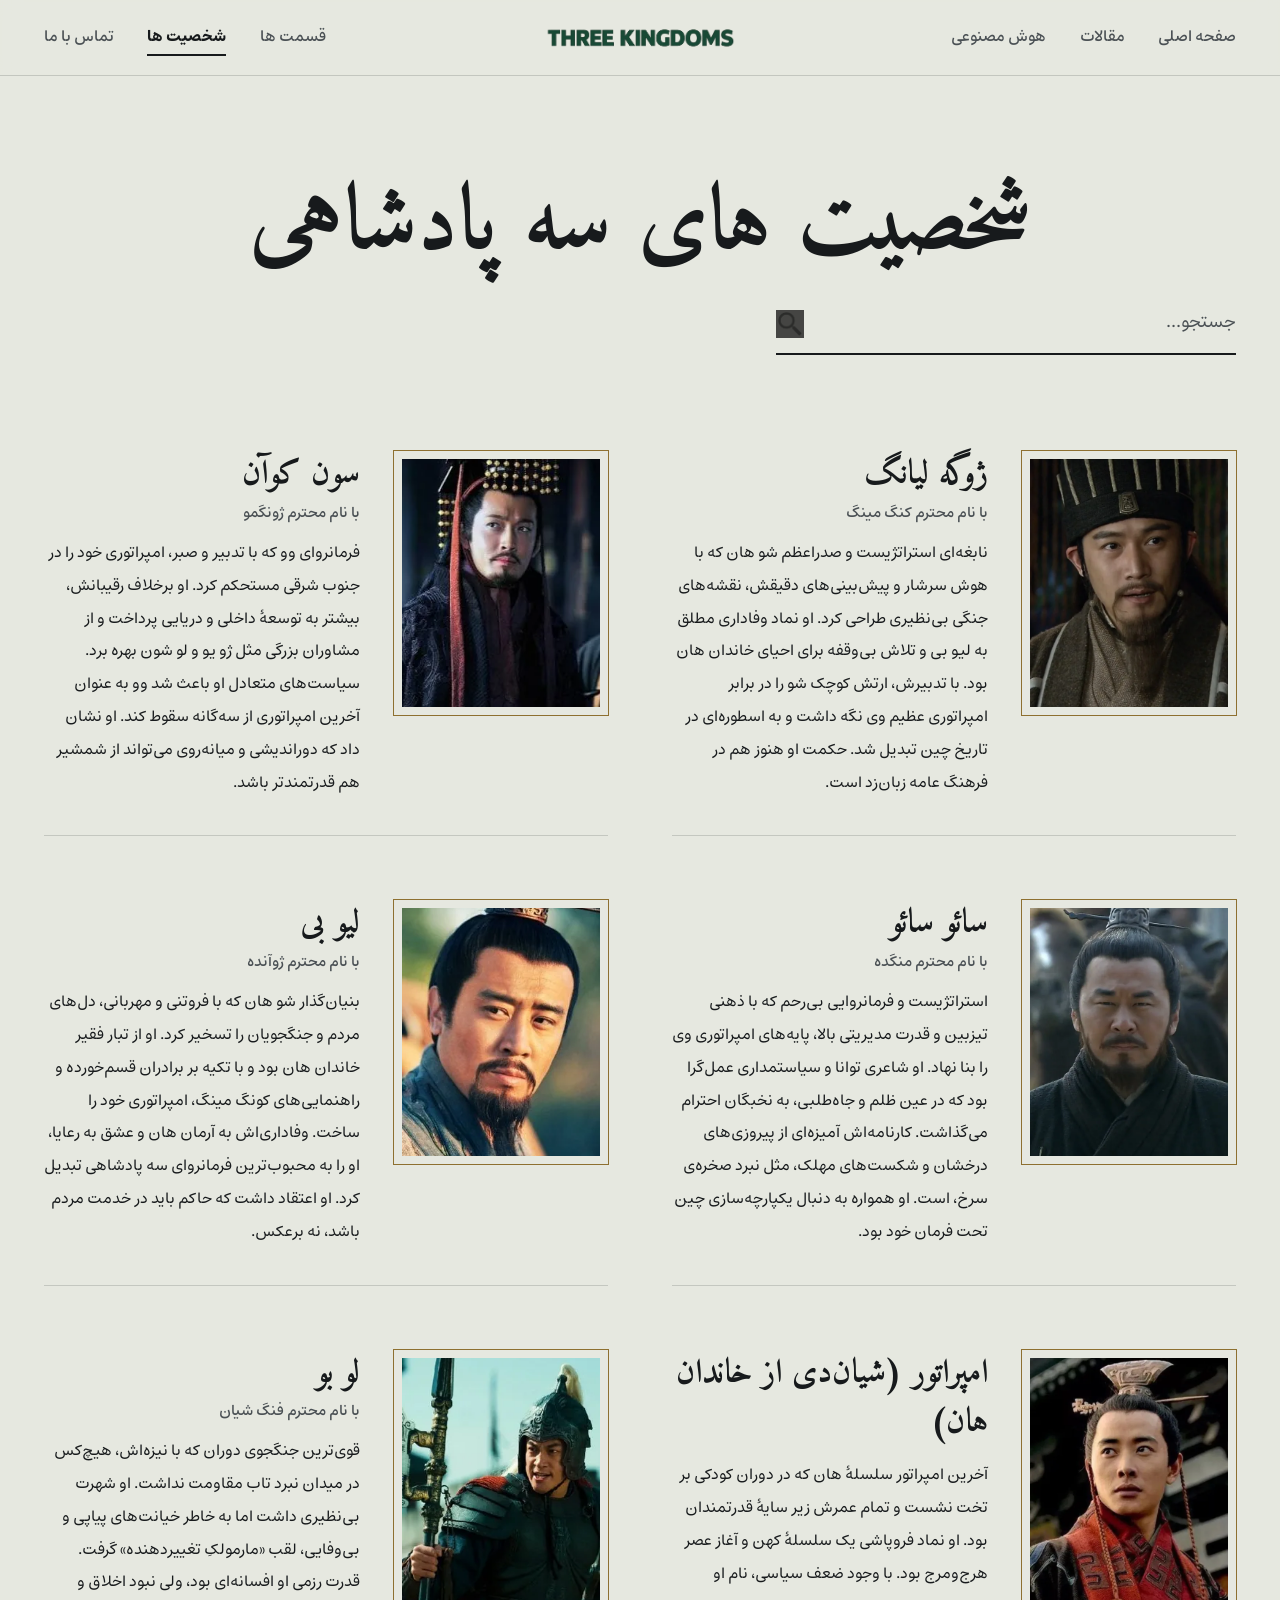
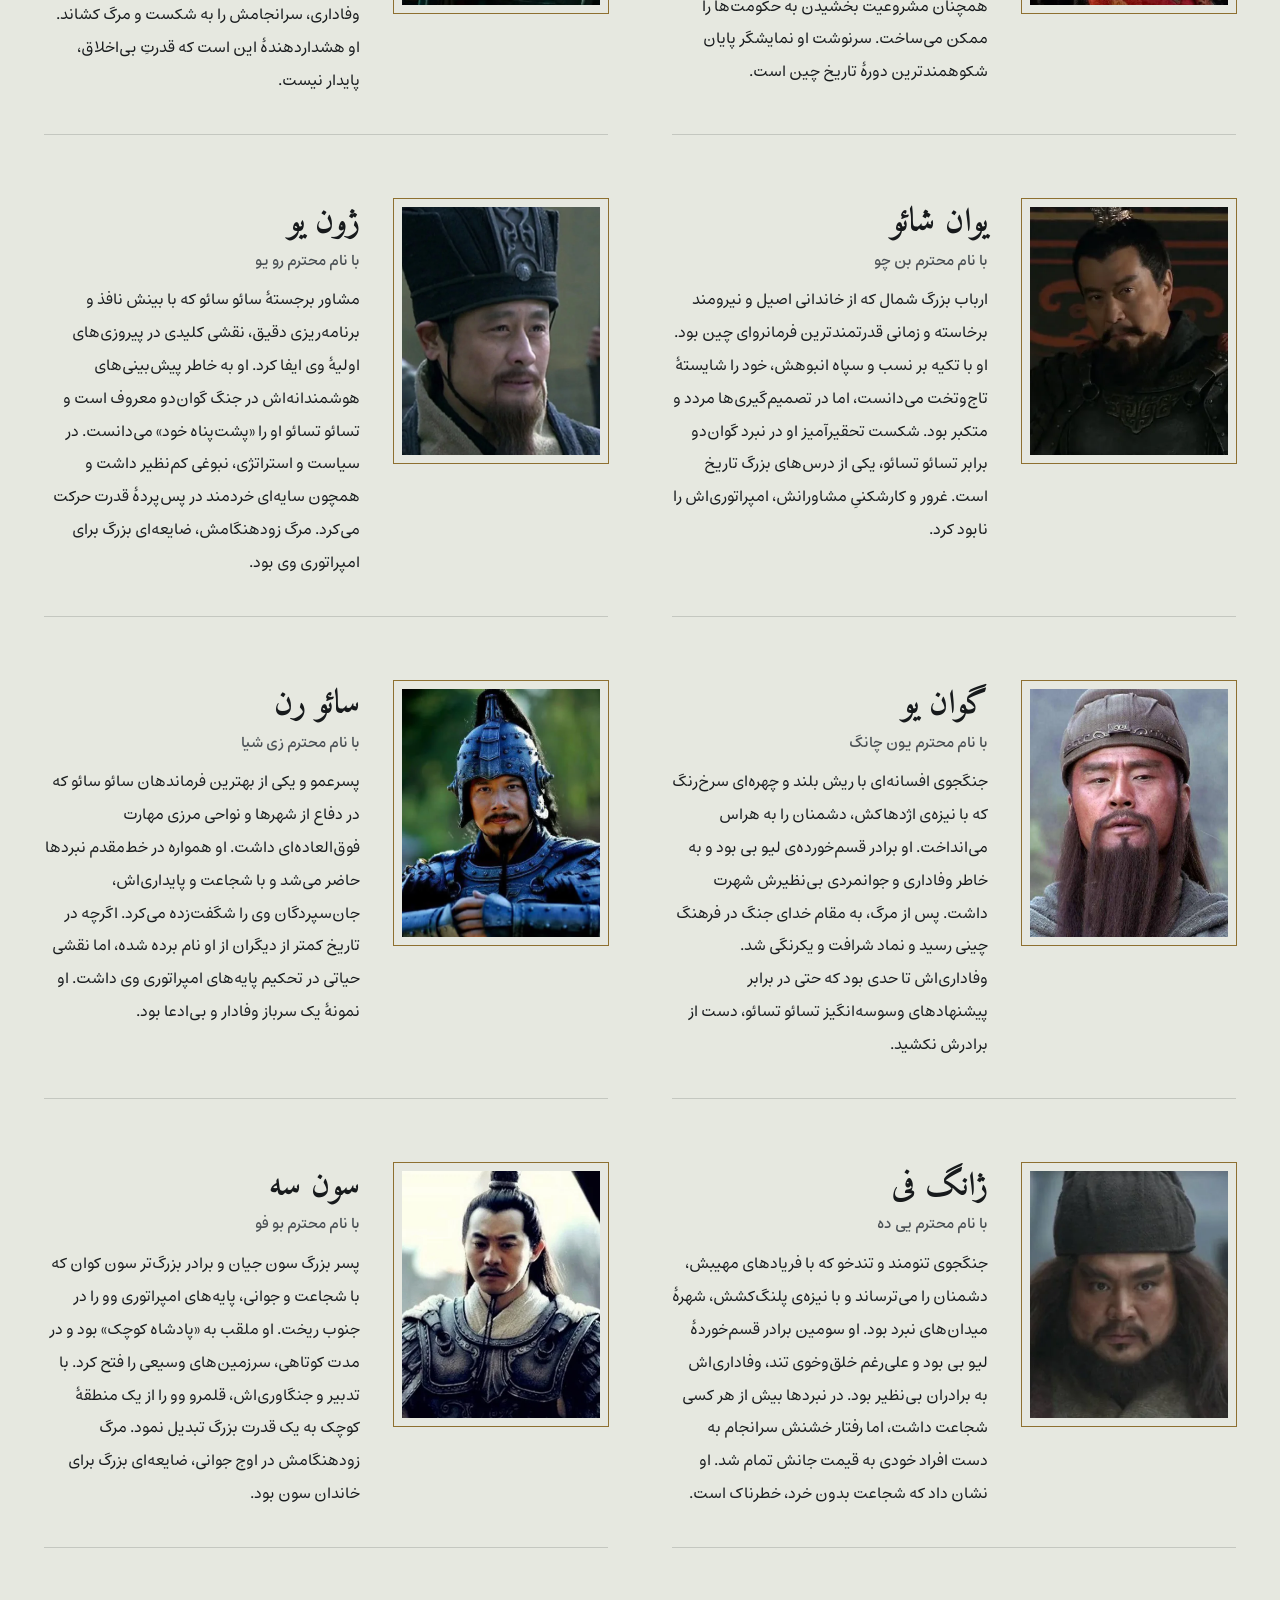
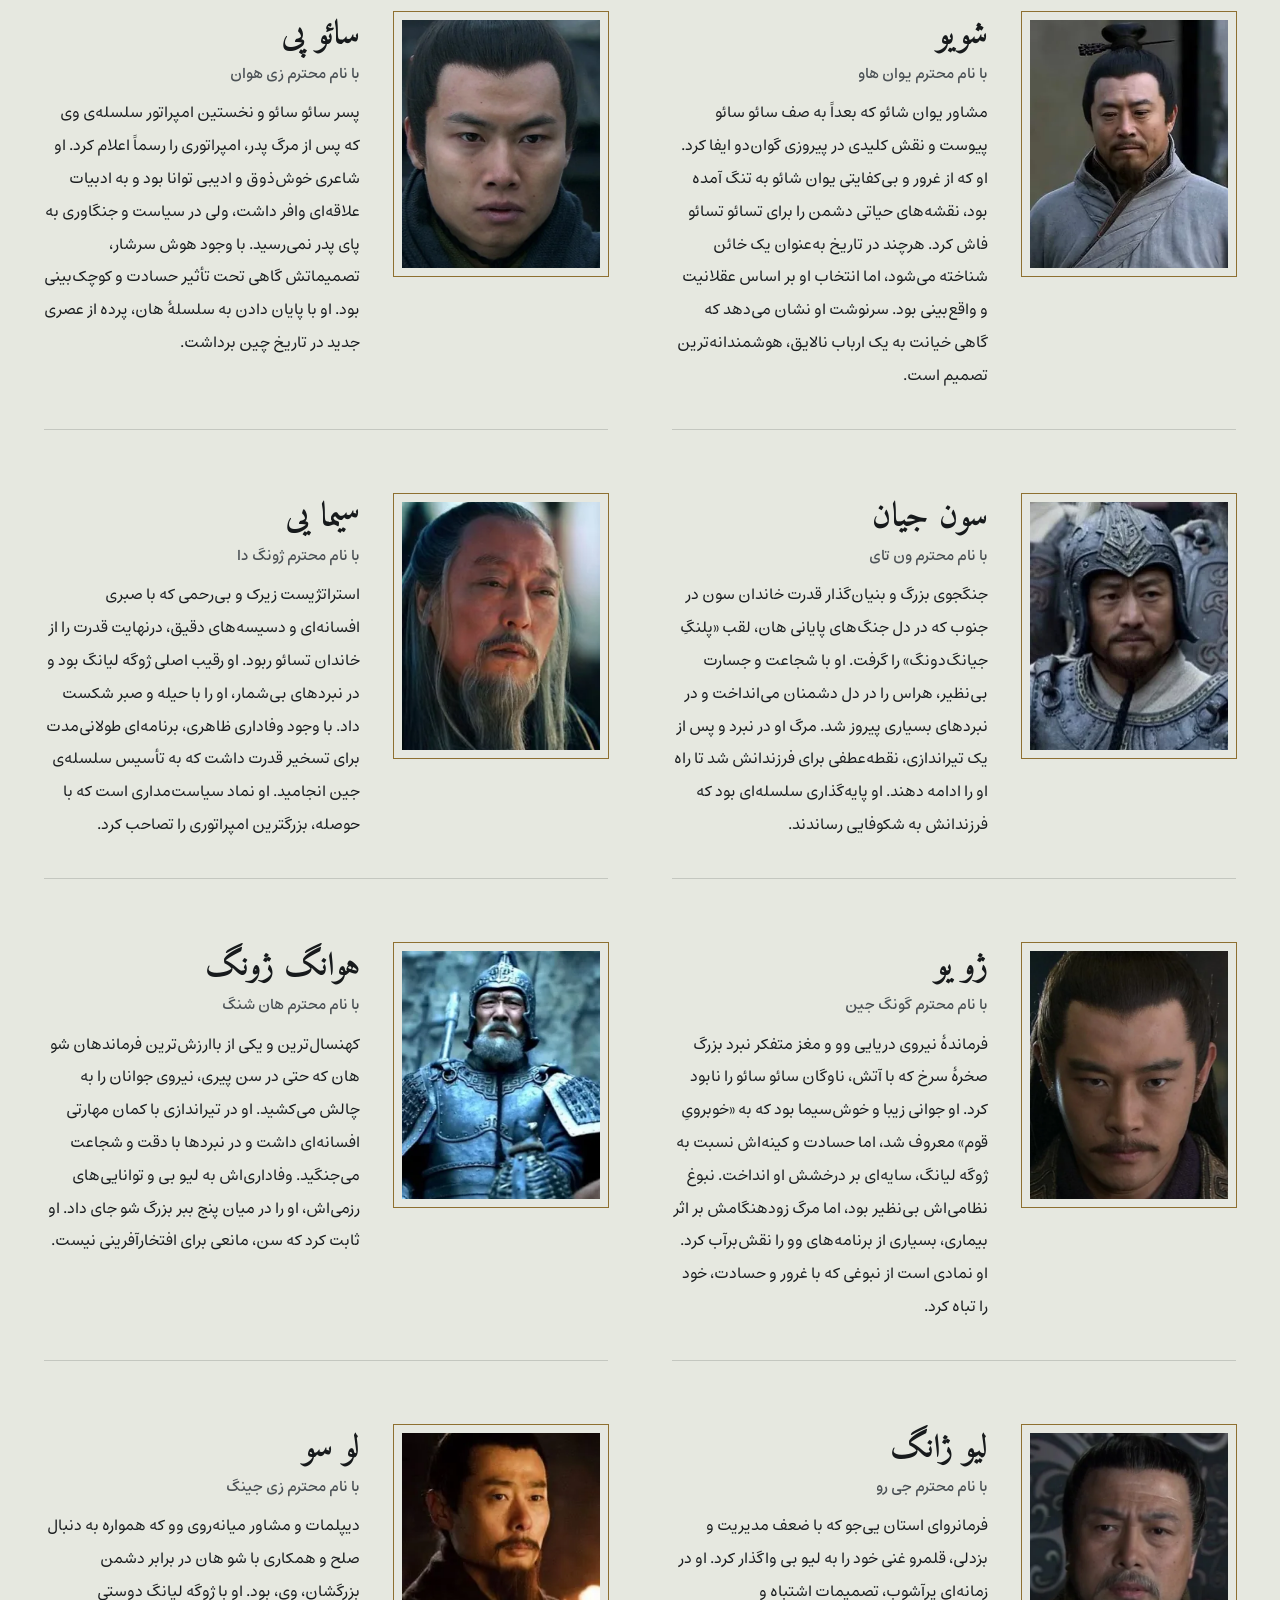
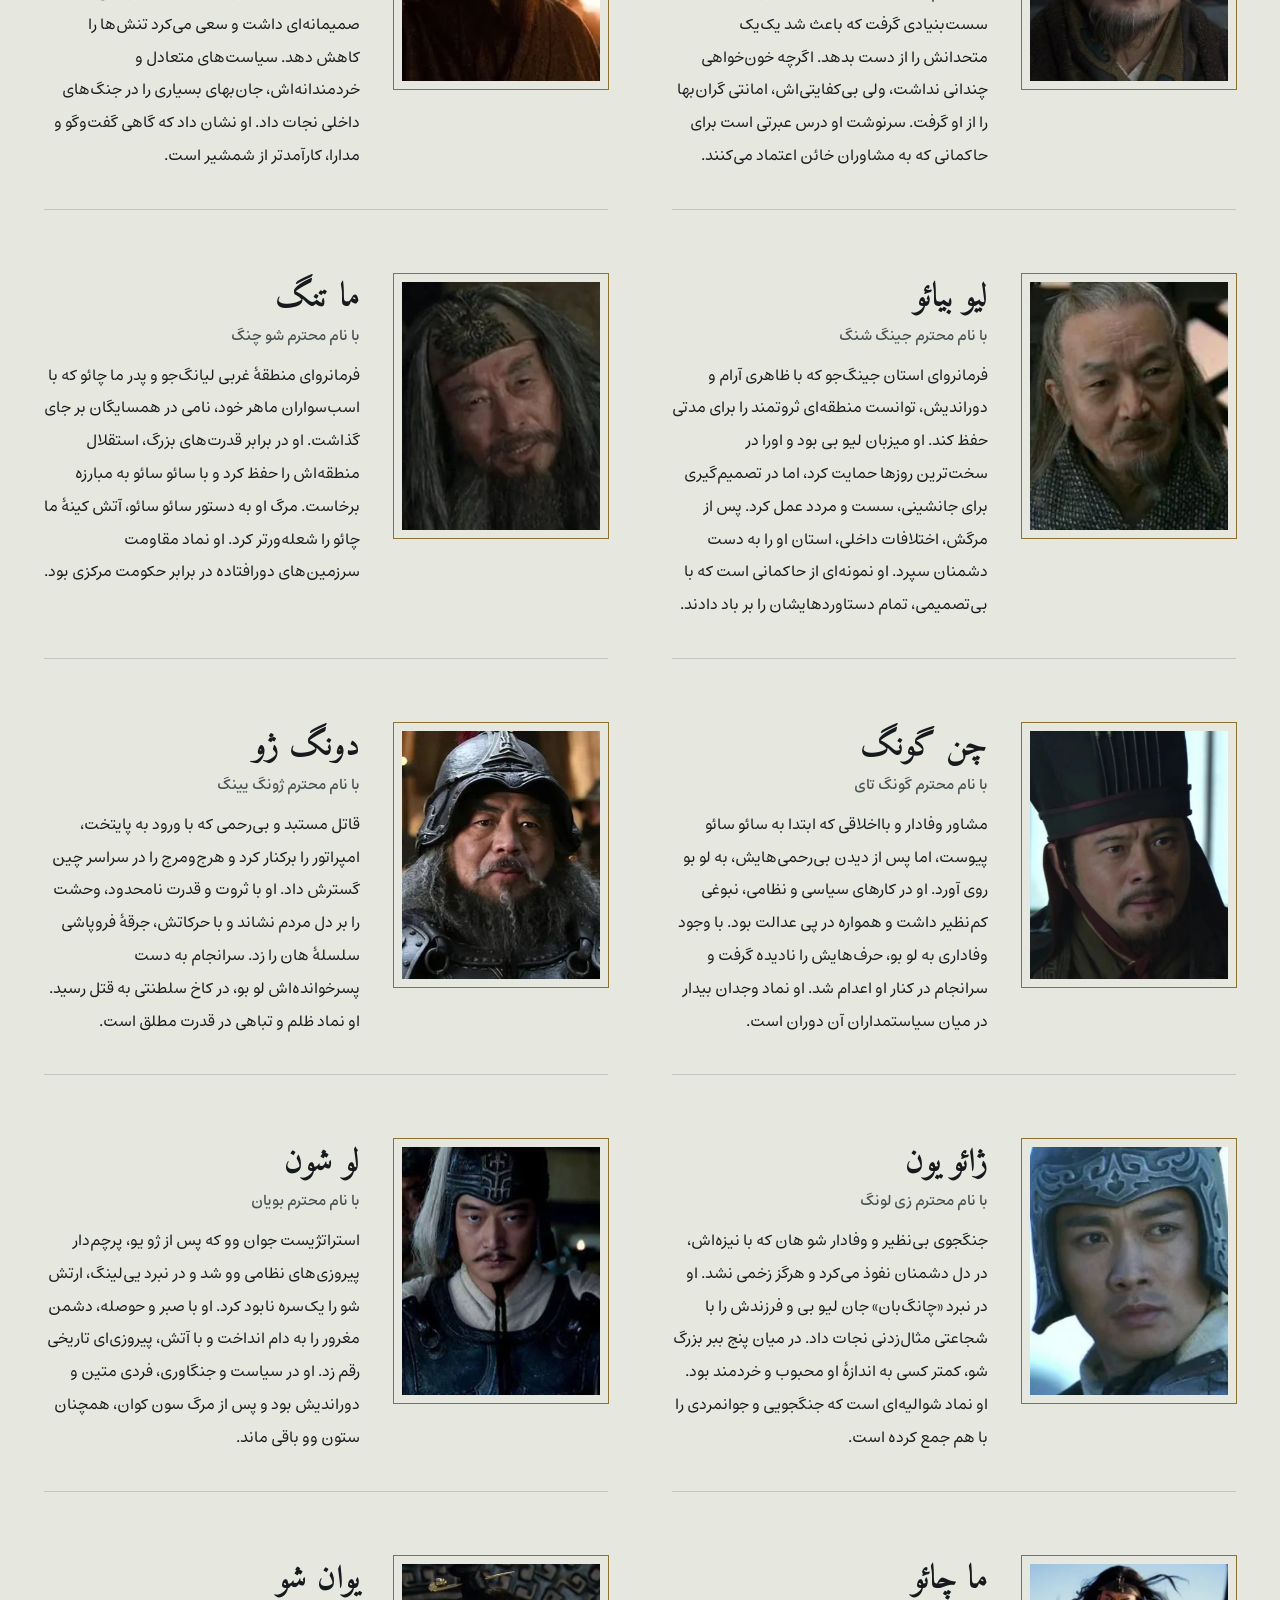
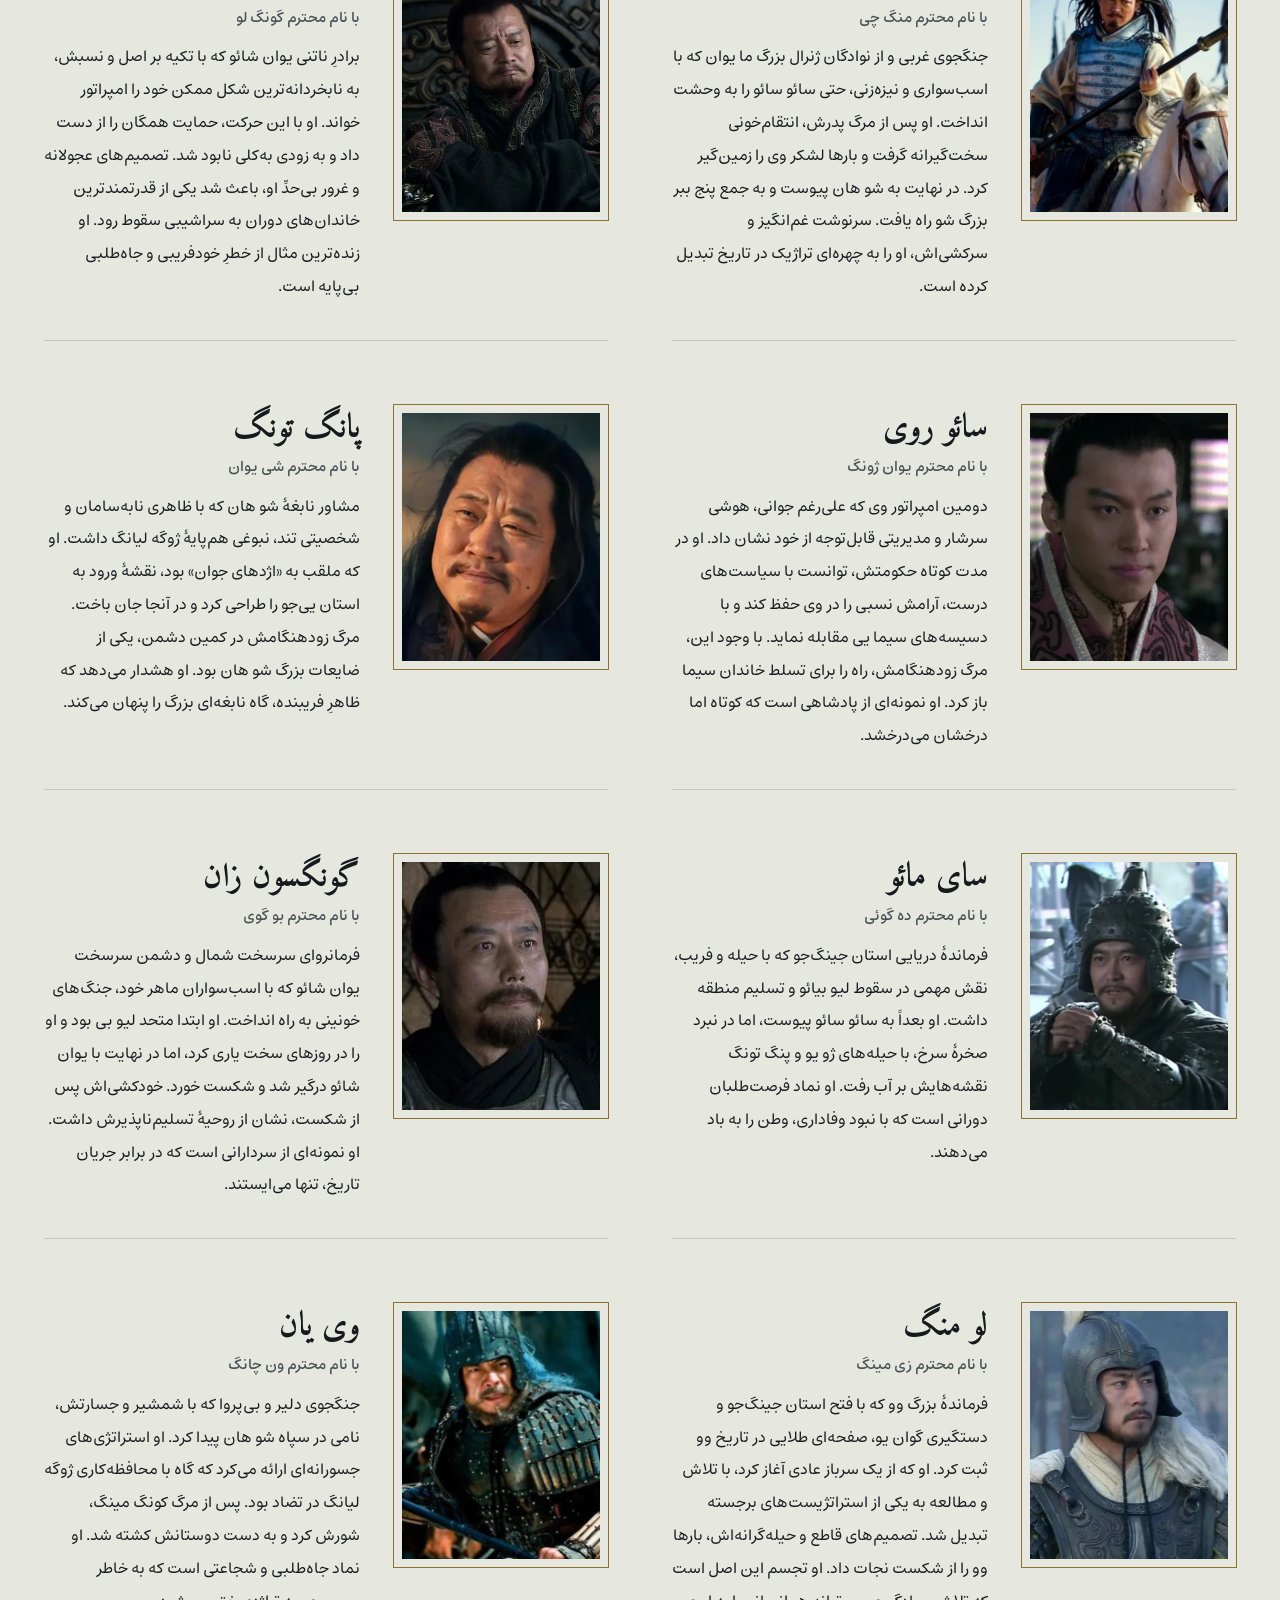
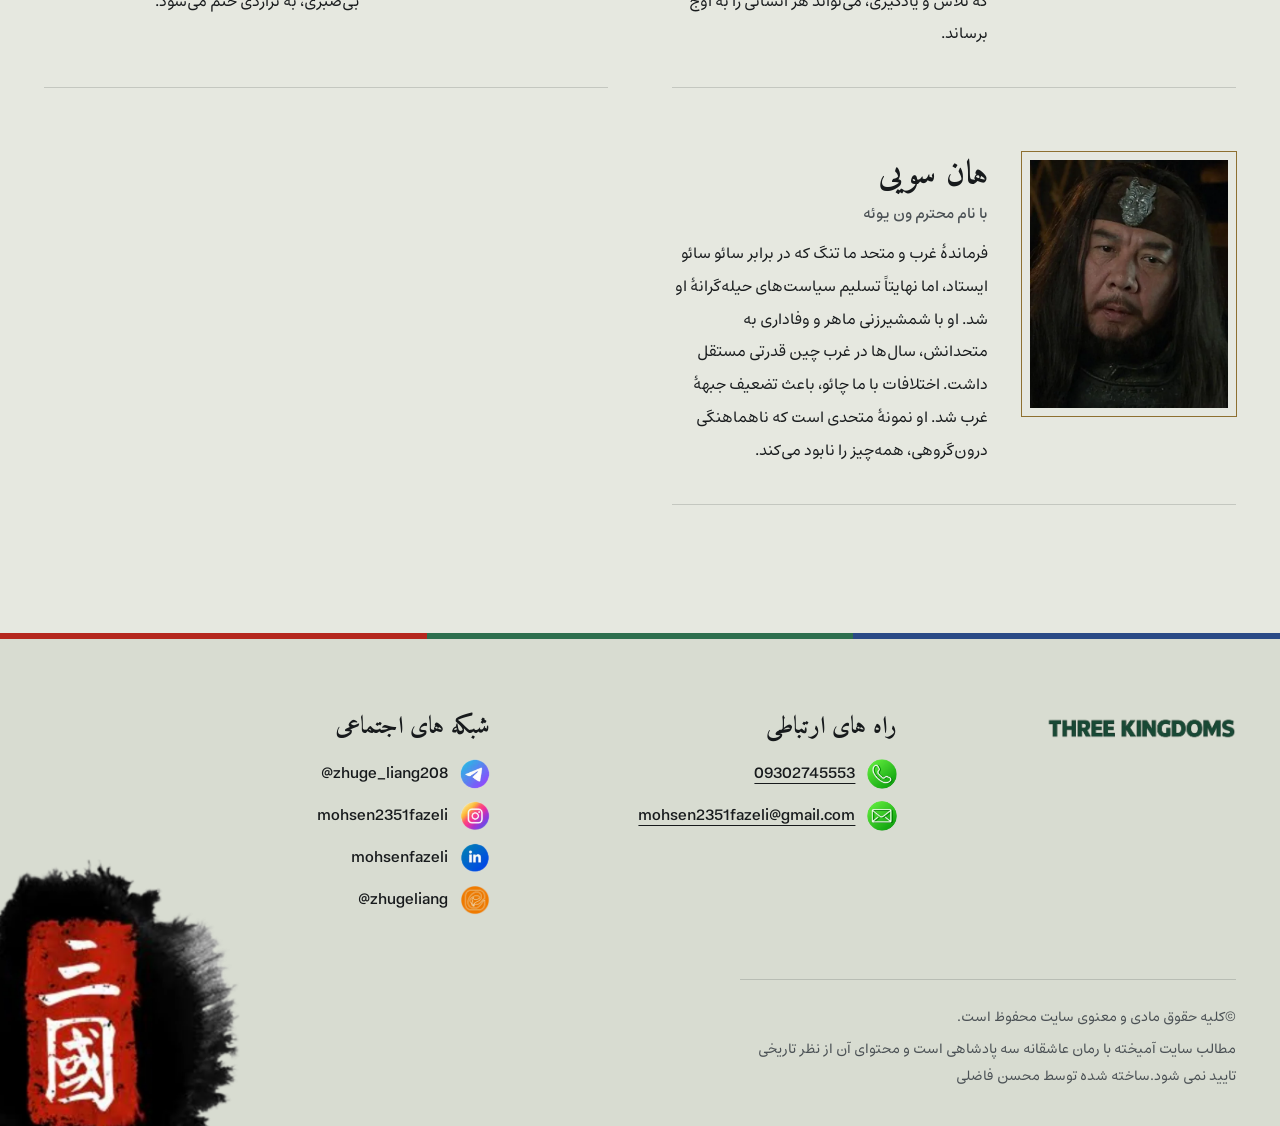
<file: temp/persons.html>
<!doctype html>
<html lang="fa" dir="rtl">
  <head>
    <meta charset="UTF-8" />
    <meta name="viewport" content="width=device-width, initial-scale=1.0" />
    <title>THREE KINGDOMS | شخصیت های سه پادشاهی</title>
    <meta
      name="description"
      content="معرفی 35 شخصیت مهم دوران سه پادشاهی در چین باستان؛ امپراتوران، فرماندهان و مشاوران وی، شو و وو، با توضیح درباره هر کدام."
    />
    <meta name="robots" content="index, follow, max-image-preview:large" />
    <meta name="theme-color" content="#e6e8e0" />
    <link rel="canonical" href="https://three-kingdoms.ir/temp/persons.html" />
    <link
      rel="preload"
      href="../style/fonts/Estedad-VF.woff2"
      as="font"
      type="font/woff2"
      crossorigin
    />
    <link
      rel="preload"
      href="../style/fonts/Amiri-Bold-fa.woff"
      as="font"
      type="font/woff"
      crossorigin
    />
    <link rel="stylesheet" href="../style/base.min.css" />
    <link rel="stylesheet" href="../style/persons.min.css" />
    <link
      rel="icon"
      type="image/png"
      sizes="48x48"
      href="../poster/favicon-48.png"
    />
    <link
      rel="icon"
      type="image/png"
      sizes="192x192"
      href="../poster/favicon-192.png"
    />
    <link rel="apple-touch-icon" href="../poster/apple-touch-icon.png" />
    <meta property="og:site_name" content="THREE KINGDOMS | سه پادشاهی" />
    <meta property="og:locale" content="fa_IR" />
    <meta property="og:type" content="website" />
    <meta property="og:title" content="THREE KINGDOMS | شخصیت های سه پادشاهی" />
    <meta
      property="og:description"
      content="معرفی 35 شخصیت مهم دوران سه پادشاهی در چین باستان؛ امپراتوران، فرماندهان و مشاوران وی، شو و وو، با توضیح درباره هر کدام."
    />
    <meta
      property="og:url"
      content="https://three-kingdoms.ir/temp/persons.html"
    />
    <meta
      property="og:image"
      content="https://three-kingdoms.ir/poster/og-home.jpg"
    />
    <meta property="og:image:width" content="1200" />
    <meta property="og:image:height" content="630" />
    <meta property="og:image:alt" content="THREE KINGDOMS | سه پادشاهی" />
    <script type="application/ld+json">
      {
        "@context": "https://schema.org",
        "@type": "BreadcrumbList",
        "itemListElement": [
          {
            "@type": "ListItem",
            "position": 1,
            "name": "صفحه اصلی",
            "item": "https://three-kingdoms.ir/"
          },
          {
            "@type": "ListItem",
            "position": 2,
            "name": "شخصیت ها",
            "item": "https://three-kingdoms.ir/temp/persons.html"
          }
        ]
      }
    </script>
  </head>
  <body>
    <a class="skip" href="#main">پرش به محتوای اصلی</a>
    <header class="site-header">
      <nav class="nav" aria-label="منو">
        <ul class="nav-group">
          <li><a class="nav-link" href="../index.html">صفحه اصلی</a></li>
          <li><a class="nav-link" href="../temp/veblog.html">مقالات</a></li>
          <li><a class="nav-link" href="../temp/ai.html">هوش مصنوعی</a></li>
        </ul>
        <a class="brand" href="../index.html"
          ><img
            src="../pic/head.webp"
            alt="THREE KINGDOMS"
            width="858"
            height="169"
        /></a>
        <ul class="nav-group">
          <li><a class="nav-link" href="../temp/episode.html">قسمت ها</a></li>
          <li>
            <a class="nav-link" href="../temp/persons.html" aria-current="page"
              >شخصیت ها</a
            >
          </li>
          <li><a class="nav-link" href="../temp/callus.html">تماس با ما</a></li>
        </ul>
        <button
          class="menu-btn"
          type="button"
          aria-expanded="false"
          aria-controls="menu-panel"
          aria-label="منو"
        >
          <span></span><span></span><span></span>
        </button>
      </nav>
    </header>
    <div class="menu-panel" id="menu-panel">
      <div class="menu-title">منو</div>
      <nav class="menu-links" aria-label="منو">
        <a href="../index.html">صفحه اصلی</a
        ><a href="../temp/veblog.html">مقالات</a
        ><a href="../temp/ai.html">هوش مصنوعی</a
        ><a href="../temp/episode.html">قسمت ها</a
        ><a href="../temp/persons.html" aria-current="page">شخصیت ها</a
        ><a href="../temp/callus.html">تماس با ما</a>
      </nav>
    </div>
    <main id="main">
      <section class="page-head">
        <div class="wrap">
          <h1 class="dust">شخصیت های سه پادشاهی</h1>
          <div class="search roster-tools">
            <label class="sr-only" for="q">جستجو</label
            ><input
              id="q"
              type="search"
              placeholder="جستجو..."
              autocomplete="off"
            /><img
              src="../pngpic/download.png"
              alt=""
              width="225"
              height="225"
            />
          </div>
        </div>
      </section>
      <section>
        <div class="wrap">
          <div class="roster">
            <article class="pcard">
              <figure>
                <img
                  src="../pic/jp.webp"
                  alt="ژوگه لیانگ با نام محترم کنگ مینگ"
                  width="540"
                  height="720"
                  loading="lazy"
                  decoding="async"
                />
              </figure>
              <div>
                <h2>
                  <span class="p-main">ژوگه لیانگ</span>
                  <span class="p-style">با نام محترم کنگ مینگ</span>
                </h2>
                <p>
                  نابغه‌ای استراتژیست و صدراعظم شو هان که با هوش سرشار و
                  پیش‌بینی‌های دقیقش، نقشه‌های جنگی بی‌نظیری طراحی کرد. او نماد
                  وفاداری مطلق به لیو بی و تلاش بی‌وقفه برای احیای خاندان هان
                  بود. با تدبیرش، ارتش کوچک شو را در برابر امپراتوری عظیم وی نگه
                  داشت و به اسطوره‌ای در تاریخ چین تبدیل شد. حکمت او هنوز هم در
                  فرهنگ عامه زبان‌زد است.
                </p>
              </div>
            </article>
            <article class="pcard">
              <figure>
                <img
                  src="../pic/sunquanp.webp"
                  alt="سون کوآن با نام محترم ژونگمو"
                  width="251"
                  height="335"
                  loading="lazy"
                  decoding="async"
                />
              </figure>
              <div>
                <h2>
                  <span class="p-main">سون کوآن</span>
                  <span class="p-style">با نام محترم ژونگمو</span>
                </h2>
                <p>
                  فرمانروای وو که با تدبیر و صبر، امپراتوری خود را در جنوب شرقی
                  مستحکم کرد. او برخلاف رقیبانش، بیشتر به توسعهٔ داخلی و دریایی
                  پرداخت و از مشاوران بزرگی مثل ژو یو و لو شون بهره برد.
                  سیاست‌های متعادل او باعث شد وو به عنوان آخرین امپراتوری از
                  سه‌گانه سقوط کند. او نشان داد که دوراندیشی و میانه‌روی
                  می‌تواند از شمشیر هم قدرتمندتر باشد.
                </p>
              </div>
            </article>
            <article class="pcard">
              <figure>
                <img
                  src="../pic/caop.webp"
                  alt="سائو سائو با نام محترم منگده"
                  width="540"
                  height="720"
                  loading="lazy"
                  decoding="async"
                />
              </figure>
              <div>
                <h2>
                  <span class="p-main">سائو سائو</span>
                  <span class="p-style">با نام محترم منگده</span>
                </h2>
                <p>
                  استراتژیست و فرمانروایی بی‌رحم که با ذهنی تیزبین و قدرت
                  مدیریتی بالا، پایه‌های امپراتوری وی را بنا نهاد. او شاعری
                  توانا و سیاستمداری عمل‌گرا بود که در عین ظلم و جاه‌طلبی، به
                  نخبگان احترام می‌گذاشت. کارنامه‌اش آمیزه‌ای از پیروزی‌های
                  درخشان و شکست‌های مهلک، مثل نبرد صخره‌ی سرخ، است. او همواره به
                  دنبال یکپارچه‌سازی چین تحت فرمان خود بود.
                </p>
              </div>
            </article>
            <article class="pcard">
              <figure>
                <img
                  src="../pic/liubeyp.webp"
                  alt="لیو بی با نام محترم ژوآنده"
                  width="286"
                  height="381"
                  loading="lazy"
                  decoding="async"
                />
              </figure>
              <div>
                <h2>
                  <span class="p-main">لیو بی</span>
                  <span class="p-style">با نام محترم ژوآنده</span>
                </h2>
                <p>
                  بنیان‌گذار شو هان که با فروتنی و مهربانی، دل‌های مردم و
                  جنگجویان را تسخیر کرد. او از تبار فقیر خاندان هان بود و با
                  تکیه بر برادران قسم‌خورده و راهنمایی‌های کونگ مینگ، امپراتوری
                  خود را ساخت. وفاداری‌اش به آرمان هان و عشق به رعایا، او را به
                  محبوب‌ترین فرمانروای سه پادشاهی تبدیل کرد. او اعتقاد داشت که
                  حاکم باید در خدمت مردم باشد، نه برعکس.
                </p>
              </div>
            </article>
            <article class="pcard">
              <figure>
                <img
                  src="../pic/xian.webp"
                  alt="امپراتور (شیان‌دی از خاندان هان)"
                  width="541"
                  height="721"
                  loading="lazy"
                  decoding="async"
                />
              </figure>
              <div>
                <h2>
                  <span class="p-main">امپراتور (شیان‌دی از خاندان هان)</span>
                </h2>
                <p>
                  آخرین امپراتور سلسلهٔ هان که در دوران کودکی بر تخت نشست و تمام
                  عمرش زیر سایهٔ قدرتمندان بود. او نماد فروپاشی یک سلسلهٔ کهن و
                  آغاز عصر هرج‌ومرج بود. با وجود ضعف سیاسی، نام او همچنان
                  مشروعیت بخشیدن به حکومت‌ها را ممکن می‌ساخت. سرنوشت او نمایشگر
                  پایان شکوهمندترین دورهٔ تاریخ چین است.
                </p>
              </div>
            </article>
            <article class="pcard">
              <figure>
                <img
                  src="../pic/lobo.webp"
                  alt="لو بو با نام محترم فنگ شیان"
                  width="274"
                  height="366"
                  loading="lazy"
                  decoding="async"
                />
              </figure>
              <div>
                <h2>
                  <span class="p-main">لو بو</span>
                  <span class="p-style">با نام محترم فنگ شیان</span>
                </h2>
                <p>
                  قوی‌ترین جنگجوی دوران که با نیزه‌اش، هیچ‌کس در میدان نبرد تاب
                  مقاومت نداشت. او شهرت بی‌نظیری داشت اما به خاطر خیانت‌های
                  پیاپی و بی‌وفایی، لقب «مارمولکِ تغییردهنده» گرفت. قدرت رزمی او
                  افسانه‌ای بود، ولی نبود اخلاق و وفاداری، سرانجامش را به شکست و
                  مرگ کشاند. او هشداردهندهٔ این است که قدرتِ بی‌اخلاق، پایدار
                  نیست.
                </p>
              </div>
            </article>
            <article class="pcard">
              <figure>
                <img
                  src="../pic/yuanshao.webp"
                  alt="یوان شائو با نام محترم بن چو"
                  width="379"
                  height="505"
                  loading="lazy"
                  decoding="async"
                />
              </figure>
              <div>
                <h2>
                  <span class="p-main">یوان شائو</span>
                  <span class="p-style">با نام محترم بن چو</span>
                </h2>
                <p>
                  ارباب بزرگ شمال که از خاندانی اصیل و نیرومند برخاسته و زمانی
                  قدرتمندترین فرمانروای چین بود. او با تکیه بر نسب و سپاه
                  انبوهش، خود را شایستهٔ تاج‌وتخت می‌دانست، اما در تصمیم‌گیری‌ها
                  مردد و متکبر بود. شکست تحقیرآمیز او در نبرد گوان‌دو برابر
                  تسائو تسائو، یکی از درس‌های بزرگ تاریخ است. غرور و کارشکنیِ
                  مشاورانش، امپراتوری‌اش را نابود کرد.
                </p>
              </div>
            </article>
            <article class="pcard">
              <figure>
                <img
                  src="../pic/xunyo.webp"
                  alt="ژون یو با نام محترم رو یو"
                  width="659"
                  height="874"
                  loading="lazy"
                  decoding="async"
                />
              </figure>
              <div>
                <h2>
                  <span class="p-main">ژون یو</span>
                  <span class="p-style">با نام محترم رو یو</span>
                </h2>
                <p>
                  مشاور برجستهٔ سائو سائو که با بینش نافذ و برنامه‌ریزی دقیق،
                  نقشی کلیدی در پیروزی‌های اولیهٔ وی ایفا کرد. او به خاطر
                  پیش‌بینی‌های هوشمندانه‌اش در جنگ گوان‌دو معروف است و تسائو
                  تسائو او را «پشت‌پناه خود» می‌دانست. در سیاست و استراتژی،
                  نبوغی کم‌نظیر داشت و همچون سایه‌ای خردمند در پس‌پردهٔ قدرت
                  حرکت می‌کرد. مرگ زودهنگامش، ضایعه‌ای بزرگ برای امپراتوری وی
                  بود.
                </p>
              </div>
            </article>
            <article class="pcard">
              <figure>
                <img
                  src="../pic/guanyo.webp"
                  alt="گوان یو با نام محترم یون چانگ"
                  width="674"
                  height="899"
                  loading="lazy"
                  decoding="async"
                />
              </figure>
              <div>
                <h2>
                  <span class="p-main">گوان یو</span>
                  <span class="p-style">با نام محترم یون چانگ</span>
                </h2>
                <p>
                  جنگجوی افسانه‌ای با ریش بلند و چهره‌ای سرخ‌رنگ که با نیزه‌ی
                  اژدهاکش، دشمنان را به هراس می‌انداخت. او برادر قسم‌خورده‌ی لیو
                  بی بود و به خاطر وفاداری و جوانمردی بی‌نظیرش شهرت داشت. پس از
                  مرگ، به مقام خدای جنگ در فرهنگ چینی رسید و نماد شرافت و یکرنگی
                  شد. وفاداری‌اش تا حدی بود که حتی در برابر پیشنهادهای
                  وسوسه‌انگیز تسائو تسائو، دست از برادرش نکشید.
                </p>
              </div>
            </article>
            <article class="pcard">
              <figure>
                <img
                  src="../pic/caoren.webp"
                  alt="سائو رن با نام محترم زی شیا"
                  width="458"
                  height="611"
                  loading="lazy"
                  decoding="async"
                />
              </figure>
              <div>
                <h2>
                  <span class="p-main">سائو رن</span>
                  <span class="p-style">با نام محترم زی شیا</span>
                </h2>
                <p>
                  پسرعمو و یکی از بهترین فرماندهان سائو سائو که در دفاع از شهرها
                  و نواحی مرزی مهارت فوق‌العاده‌ای داشت. او همواره در خط‌مقدم
                  نبردها حاضر می‌شد و با شجاعت و پایداری‌اش، جان‌سپردگان وی را
                  شگفت‌زده می‌کرد. اگرچه در تاریخ کمتر از دیگران از او نام برده
                  شده، اما نقشی حیاتی در تحکیم پایه‌های امپراتوری وی داشت. او
                  نمونهٔ یک سرباز وفادار و بی‌ادعا بود.
                </p>
              </div>
            </article>
            <article class="pcard">
              <figure>
                <img
                  src="../pic/zhangfei.webp"
                  alt="ژانگ فی با نام محترم یی ده"
                  width="361"
                  height="481"
                  loading="lazy"
                  decoding="async"
                />
              </figure>
              <div>
                <h2>
                  <span class="p-main">ژانگ فی</span>
                  <span class="p-style">با نام محترم یی ده</span>
                </h2>
                <p>
                  جنگجوی تنومند و تندخو که با فریادهای مهیبش، دشمنان را
                  می‌ترساند و با نیزه‌ی پلنگ‌کشش، شهرهٔ میدان‌های نبرد بود. او
                  سومین برادر قسم‌خوردهٔ لیو بی بود و علی‌رغم خلق‌وخوی تند،
                  وفاداری‌اش به برادران بی‌نظیر بود. در نبردها بیش از هر کسی
                  شجاعت داشت، اما رفتار خشنش سرانجام به دست افراد خودی به قیمت
                  جانش تمام شد. او نشان داد که شجاعت بدون خرد، خطرناک است.
                </p>
              </div>
            </article>
            <article class="pcard">
              <figure>
                <img
                  src="../pic/sunce.webp"
                  alt="سون سه با نام محترم بو فو"
                  width="382"
                  height="510"
                  loading="lazy"
                  decoding="async"
                />
              </figure>
              <div>
                <h2>
                  <span class="p-main">سون سه</span>
                  <span class="p-style">با نام محترم بو فو</span>
                </h2>
                <p>
                  پسر بزرگ سون جیان و برادر بزرگ‌تر سون کوان که با شجاعت و
                  جوانی، پایه‌های امپراتوری وو را در جنوب ریخت. او ملقب به
                  «پادشاه کوچک» بود و در مدت کوتاهی، سرزمین‌های وسیعی را فتح
                  کرد. با تدبیر و جنگاوری‌اش، قلمرو وو را از یک منطقهٔ کوچک به
                  یک قدرت بزرگ تبدیل نمود. مرگ زودهنگامش در اوج جوانی، ضایعه‌ای
                  بزرگ برای خاندان سون بود.
                </p>
              </div>
            </article>
            <article class="pcard">
              <figure>
                <img
                  src="../pic/xhcho.webp"
                  alt="شویو با نام محترم یوان هاو"
                  width="333"
                  height="443"
                  loading="lazy"
                  decoding="async"
                />
              </figure>
              <div>
                <h2>
                  <span class="p-main">شویو</span>
                  <span class="p-style">با نام محترم یوان هاو</span>
                </h2>
                <p>
                  مشاور یوان شائو که بعداً به صف سائو سائو پیوست و نقش کلیدی در
                  پیروزی گوان‌دو ایفا کرد. او که از غرور و بی‌کفایتی یوان شائو
                  به تنگ آمده بود، نقشه‌های حیاتی دشمن را برای تسائو تسائو فاش
                  کرد. هرچند در تاریخ به‌عنوان یک خائن شناخته می‌شود، اما انتخاب
                  او بر اساس عقلانیت و واقع‌بینی بود. سرنوشت او نشان می‌دهد که
                  گاهی خیانت به یک ارباب نالایق، هوشمندانه‌ترین تصمیم است.
                </p>
              </div>
            </article>
            <article class="pcard">
              <figure>
                <img
                  src="../pic/caopi.webp"
                  alt="سائو پی با نام محترم زی هوان"
                  width="497"
                  height="663"
                  loading="lazy"
                  decoding="async"
                />
              </figure>
              <div>
                <h2>
                  <span class="p-main">سائو پی</span>
                  <span class="p-style">با نام محترم زی هوان</span>
                </h2>
                <p>
                  پسر سائو سائو و نخستین امپراتور سلسله‌ی وی که پس از مرگ پدر،
                  امپراتوری را رسماً اعلام کرد. او شاعری خوش‌ذوق و ادیبی توانا
                  بود و به ادبیات علاقه‌ای وافر داشت، ولی در سیاست و جنگاوری به
                  پای پدر نمی‌رسید. با وجود هوش سرشار، تصمیماتش گاهی تحت تأثیر
                  حسادت و کوچک‌بینی بود. او با پایان دادن به سلسلهٔ هان، پرده از
                  عصری جدید در تاریخ چین برداشت.
                </p>
              </div>
            </article>
            <article class="pcard">
              <figure>
                <img
                  src="../pic/sunjian.webp"
                  alt="سون جیان با نام محترم ون تای"
                  width="267"
                  height="355"
                  loading="lazy"
                  decoding="async"
                />
              </figure>
              <div>
                <h2>
                  <span class="p-main">سون جیان</span>
                  <span class="p-style">با نام محترم ون تای</span>
                </h2>
                <p>
                  جنگجوی بزرگ و بنیان‌گذار قدرت خاندان سون در جنوب که در دل
                  جنگ‌های پایانی هان، لقب «پلنگِ جیانگ‌دونگ» را گرفت. او با
                  شجاعت و جسارت بی‌نظیر، هراس را در دل دشمنان می‌انداخت و در
                  نبردهای بسیاری پیروز شد. مرگ او در نبرد و پس از یک تیراندازی،
                  نقطه‌عطفی برای فرزندانش شد تا راه او را ادامه دهند. او
                  پایه‌گذاری سلسله‌ای بود که فرزندانش به شکوفایی رساندند.
                </p>
              </div>
            </article>
            <article class="pcard">
              <figure>
                <img
                  src="../pic/simayi.webp"
                  alt="سیما یی با نام محترم ژونگ دا"
                  width="263"
                  height="350"
                  loading="lazy"
                  decoding="async"
                />
              </figure>
              <div>
                <h2>
                  <span class="p-main">سیما یی</span>
                  <span class="p-style">با نام محترم ژونگ دا</span>
                </h2>
                <p>
                  استراتژیست زیرک و بی‌رحمی که با صبری افسانه‌ای و دسیسه‌های
                  دقیق، درنهایت قدرت را از خاندان تسائو ربود. او رقیب اصلی ژوگه
                  لیانگ بود و در نبردهای بی‌شمار، او را با حیله و صبر شکست داد.
                  با وجود وفاداری ظاهری، برنامه‌ای طولانی‌مدت برای تسخیر قدرت
                  داشت که به تأسیس سلسله‌ی جین انجامید. او نماد سیاست‌مداری است
                  که با حوصله، بزرگترین امپراتوری را تصاحب کرد.
                </p>
              </div>
            </article>
            <article class="pcard">
              <figure>
                <img
                  src="../pic/xuyu.webp"
                  alt="ژو یو با نام محترم گونگ جین"
                  width="463"
                  height="617"
                  loading="lazy"
                  decoding="async"
                />
              </figure>
              <div>
                <h2>
                  <span class="p-main">ژو یو</span>
                  <span class="p-style">با نام محترم گونگ جین</span>
                </h2>
                <p>
                  فرماندهٔ نیروی دریایی وو و مغز متفکر نبرد بزرگ صخرهٔ سرخ که با
                  آتش، ناوگان سائو سائو را نابود کرد. او جوانی زیبا و خوش‌سیما
                  بود که به «خوبرویِ قوم» معروف شد، اما حسادت و کینه‌اش نسبت به
                  ژوگه لیانگ، سایه‌ای بر درخشش او انداخت. نبوغ نظامی‌اش بی‌نظیر
                  بود، اما مرگ زودهنگامش بر اثر بیماری، بسیاری از برنامه‌های وو
                  را نقش‌برآب کرد. او نمادی است از نبوغی که با غرور و حسادت، خود
                  را تباه کرد.
                </p>
              </div>
            </article>
            <article class="pcard">
              <figure>
                <img
                  src="../pic/huangzhang.webp"
                  alt="هوانگ ژونگ با نام محترم هان شنگ"
                  width="291"
                  height="387"
                  loading="lazy"
                  decoding="async"
                />
              </figure>
              <div>
                <h2>
                  <span class="p-main">هوانگ ژونگ</span>
                  <span class="p-style">با نام محترم هان شنگ</span>
                </h2>
                <p>
                  کهنسال‌ترین و یکی از باارزش‌ترین فرماندهان شو هان که حتی در سن
                  پیری، نیروی جوانان را به چالش می‌کشید. او در تیراندازی با کمان
                  مهارتی افسانه‌ای داشت و در نبردها با دقت و شجاعت می‌جنگید.
                  وفاداری‌اش به لیو بی و توانایی‌های رزمی‌اش، او را در میان پنج
                  ببر بزرگ شو جای داد. او ثابت کرد که سن، مانعی برای
                  افتخارآفرینی نیست.
                </p>
              </div>
            </article>
            <article class="pcard">
              <figure>
                <img
                  src="../pic/liuzhang.webp"
                  alt="لیو ژانگ با نام محترم جی رو"
                  width="412"
                  height="549"
                  loading="lazy"
                  decoding="async"
                />
              </figure>
              <div>
                <h2>
                  <span class="p-main">لیو ژانگ</span>
                  <span class="p-style">با نام محترم جی رو</span>
                </h2>
                <p>
                  فرمانروای استان یی‌جو که با ضعف مدیریت و بزدلی، قلمرو غنی خود
                  را به لیو بی واگذار کرد. او در زمانه‌ای پرآشوب، تصمیمات اشتباه
                  و سست‌بنیادی گرفت که باعث شد یک‌یک متحدانش را از دست بدهد.
                  اگرچه خون‌خواهی چندانی نداشت، ولی بی‌کفایتی‌اش، امانتی
                  گران‌بها را از او گرفت. سرنوشت او درس عبرتی است برای حاکمانی
                  که به مشاوران خائن اعتماد می‌کنند.
                </p>
              </div>
            </article>
            <article class="pcard">
              <figure>
                <img
                  src="../pic/lusu.webp"
                  alt="لو سو با نام محترم زی جینگ"
                  width="247"
                  height="330"
                  loading="lazy"
                  decoding="async"
                />
              </figure>
              <div>
                <h2>
                  <span class="p-main">لو سو</span>
                  <span class="p-style">با نام محترم زی جینگ</span>
                </h2>
                <p>
                  دیپلمات و مشاور میانه‌روی وو که همواره به دنبال صلح و همکاری
                  با شو هان در برابر دشمن بزرگشان، وی، بود. او با ژوگه لیانگ
                  دوستی صمیمانه‌ای داشت و سعی می‌کرد تنش‌ها را کاهش دهد.
                  سیاست‌های متعادل و خردمندانه‌اش، جان‌بهای بسیاری را در جنگ‌های
                  داخلی نجات داد. او نشان داد که گاهی گفت‌وگو و مدارا، کارآمدتر
                  از شمشیر است.
                </p>
              </div>
            </article>
            <article class="pcard">
              <figure>
                <img
                  src="../pic/liubiao.webp"
                  alt="لیو بیائو با نام محترم جینگ شنگ"
                  width="245"
                  height="327"
                  loading="lazy"
                  decoding="async"
                />
              </figure>
              <div>
                <h2>
                  <span class="p-main">لیو بیائو</span>
                  <span class="p-style">با نام محترم جینگ شنگ</span>
                </h2>
                <p>
                  فرمانروای استان جینگ‌جو که با ظاهری آرام و دوراندیش، توانست
                  منطقه‌ای ثروتمند را برای مدتی حفظ کند. او میزبان لیو بی بود و
                  اورا در سخت‌ترین روزها حمایت کرد، اما در تصمیم‌گیری برای
                  جانشینی، سست و مردد عمل کرد. پس از مرگش، اختلافات داخلی، استان
                  او را به دست دشمنان سپرد. او نمونه‌ای از حاکمانی است که با
                  بی‌تصمیمی، تمام دستاوردهایشان را بر باد دادند.
                </p>
              </div>
            </article>
            <article class="pcard">
              <figure>
                <img
                  src="../pic/mateng.webp"
                  alt="ما تنگ با نام محترم شو چنگ"
                  width="298"
                  height="397"
                  loading="lazy"
                  decoding="async"
                />
              </figure>
              <div>
                <h2>
                  <span class="p-main">ما تنگ</span>
                  <span class="p-style">با نام محترم شو چنگ</span>
                </h2>
                <p>
                  فرمانروای منطقهٔ غربی لیانگ‌جو و پدر ما چائو که با اسب‌سواران
                  ماهر خود، نامی در همسایگان بر جای گذاشت. او در برابر قدرت‌های
                  بزرگ، استقلال منطقه‌اش را حفظ کرد و با سائو سائو به مبارزه
                  برخاست. مرگ او به دستور سائو سائو، آتش کینهٔ ما چائو را
                  شعله‌ورتر کرد. او نماد مقاومت سرزمین‌های دورافتاده در برابر
                  حکومت مرکزی بود.
                </p>
              </div>
            </article>
            <article class="pcard">
              <figure>
                <img
                  src="../pic/changong.webp"
                  alt="چن گونگ با نام محترم گونگ تای"
                  width="684"
                  height="912"
                  loading="lazy"
                  decoding="async"
                />
              </figure>
              <div>
                <h2>
                  <span class="p-main">چن گونگ</span>
                  <span class="p-style">با نام محترم گونگ تای</span>
                </h2>
                <p>
                  مشاور وفادار و بااخلاقی که ابتدا به سائو سائو پیوست، اما پس از
                  دیدن بی‌رحمی‌هایش، به لو بو روی آورد. او در کارهای سیاسی و
                  نظامی، نبوغی کم‌نظیر داشت و همواره در پی عدالت بود. با وجود
                  وفاداری به لو بو، حرف‌هایش را نادیده گرفت و سرانجام در کنار او
                  اعدام شد. او نماد وجدان بیدار در میان سیاستمداران آن دوران
                  است.
                </p>
              </div>
            </article>
            <article class="pcard">
              <figure>
                <img
                  src="../pic/dongzhoo.webp"
                  alt="دونگ ژو با نام محترم ژونگ یینگ"
                  width="313"
                  height="417"
                  loading="lazy"
                  decoding="async"
                />
              </figure>
              <div>
                <h2>
                  <span class="p-main">دونگ ژو</span>
                  <span class="p-style">با نام محترم ژونگ یینگ</span>
                </h2>
                <p>
                  قاتل مستبد و بی‌رحمی که با ورود به پایتخت، امپراتور را برکنار
                  کرد و هرج‌ومرج را در سراسر چین گسترش داد. او با ثروت و قدرت
                  نامحدود، وحشت را بر دل مردم نشاند و با حرکاتش، جرقهٔ فروپاشی
                  سلسلهٔ هان را زد. سرانجام به دست پسرخوانده‌اش لو بو، در کاخ
                  سلطنتی به قتل رسید. او نماد ظلم و تباهی در قدرت مطلق است.
                </p>
              </div>
            </article>
            <article class="pcard">
              <figure>
                <img
                  src="../pic/zhouyun.webp"
                  alt="ژائو یون با نام محترم زی لونگ"
                  width="247"
                  height="329"
                  loading="lazy"
                  decoding="async"
                />
              </figure>
              <div>
                <h2>
                  <span class="p-main">ژائو یون</span>
                  <span class="p-style">با نام محترم زی لونگ</span>
                </h2>
                <p>
                  جنگجوی بی‌نظیر و وفادار شو هان که با نیزه‌اش، در دل دشمنان
                  نفوذ می‌کرد و هرگز زخمی نشد. او در نبرد «چانگ‌بان» جان لیو بی
                  و فرزندش را با شجاعتی مثال‌زدنی نجات داد. در میان پنج ببر بزرگ
                  شو، کمتر کسی به اندازهٔ او محبوب و خردمند بود. او نماد
                  شوالیه‌ای است که جنگجویی و جوانمردی را با هم جمع کرده است.
                </p>
              </div>
            </article>
            <article class="pcard">
              <figure>
                <img
                  src="../pic/loshon.webp"
                  alt="لو شون با نام محترم بویان"
                  width="273"
                  height="363"
                  loading="lazy"
                  decoding="async"
                />
              </figure>
              <div>
                <h2>
                  <span class="p-main">لو شون</span>
                  <span class="p-style">با نام محترم بویان</span>
                </h2>
                <p>
                  استراتژیست جوان وو که پس از ژو یو، پرچم‌دار پیروزی‌های نظامی
                  وو شد و در نبرد یی‌لینگ، ارتش شو را یک‌سره نابود کرد. او با
                  صبر و حوصله، دشمن مغرور را به دام انداخت و با آتش، پیروزی‌ای
                  تاریخی رقم زد. او در سیاست و جنگاوری، فردی متین و دوراندیش بود
                  و پس از مرگ سون کوان، همچنان ستون وو باقی ماند.
                </p>
              </div>
            </article>
            <article class="pcard">
              <figure>
                <img
                  src="../pic/machao.webp"
                  alt="ما چائو با نام محترم منگ چی"
                  width="428"
                  height="570"
                  loading="lazy"
                  decoding="async"
                />
              </figure>
              <div>
                <h2>
                  <span class="p-main">ما چائو</span>
                  <span class="p-style">با نام محترم منگ چی</span>
                </h2>
                <p>
                  جنگجوی غربی و از نوادگان ژنرال بزرگ ما یوان که با اسب‌سواری و
                  نیزه‌زنی، حتی سائو سائو را به وحشت انداخت. او پس از مرگ پدرش،
                  انتقام‌خونی سخت‌گیرانه گرفت و بارها لشکر وی را زمین‌گیر کرد.
                  در نهایت به شو هان پیوست و به جمع پنج ببر بزرگ شو راه یافت.
                  سرنوشت غم‌انگیز و سرکشی‌اش، او را به چهره‌ای تراژیک در تاریخ
                  تبدیل کرده است.
                </p>
              </div>
            </article>
            <article class="pcard">
              <figure>
                <img
                  src="../pic/ushoo.webp"
                  alt="یوان شو با نام محترم گونگ لو"
                  width="540"
                  height="720"
                  loading="lazy"
                  decoding="async"
                />
              </figure>
              <div>
                <h2>
                  <span class="p-main">یوان شو</span>
                  <span class="p-style">با نام محترم گونگ لو</span>
                </h2>
                <p>
                  برادرِ ناتنی یوان شائو که با تکیه بر اصل و نسبش، به
                  نابخردانه‌ترین شکل ممکن خود را امپراتور خواند. او با این حرکت،
                  حمایت همگان را از دست داد و به زودی به‌کلی نابود شد. تصمیم‌های
                  عجولانه و غرور بی‌حدِّ او، باعث شد یکی از قدرتمندترین
                  خاندان‌های دوران به سراشیبی سقوط رود. او زنده‌ترین مثال از
                  خطرِ خودفریبی و جاه‌طلبی بی‌پایه است.
                </p>
              </div>
            </article>
            <article class="pcard">
              <figure>
                <img
                  src="../pic/caorioi.webp"
                  alt="سائو روی با نام محترم یوان ژونگ"
                  width="294"
                  height="392"
                  loading="lazy"
                  decoding="async"
                />
              </figure>
              <div>
                <h2>
                  <span class="p-main">سائو روی</span>
                  <span class="p-style">با نام محترم یوان ژونگ</span>
                </h2>
                <p>
                  دومین امپراتور وی که علی‌رغم جوانی، هوشی سرشار و مدیریتی
                  قابل‌توجه از خود نشان داد. او در مدت کوتاه حکومتش، توانست با
                  سیاست‌های درست، آرامش نسبی را در وی حفظ کند و با دسیسه‌های
                  سیما یی مقابله نماید. با وجود این، مرگ زودهنگامش، راه را برای
                  تسلط خاندان سیما باز کرد. او نمونه‌ای از پادشاهی است که کوتاه
                  اما درخشان می‌درخشد.
                </p>
              </div>
            </article>
            <article class="pcard">
              <figure>
                <img
                  src="../pic/pangtong.webp"
                  alt="پانگ تونگ با نام محترم شی یوان"
                  width="590"
                  height="787"
                  loading="lazy"
                  decoding="async"
                />
              </figure>
              <div>
                <h2>
                  <span class="p-main">پانگ تونگ</span>
                  <span class="p-style">با نام محترم شی یوان</span>
                </h2>
                <p>
                  مشاور نابغهٔ شو هان که با ظاهری نابه‌سامان و شخصیتی تند، نبوغی
                  هم‌پایهٔ ژوگه لیانگ داشت. او که ملقب به «اژدهای جوان» بود،
                  نقشهٔ ورود به استان یی‌جو را طراحی کرد و در آنجا جان باخت. مرگ
                  زودهنگامش در کمین دشمن، یکی از ضایعات بزرگ شو هان بود. او
                  هشدار می‌دهد که ظاهرِ فریبنده، گاه نابغه‌ای بزرگ را پنهان
                  می‌کند.
                </p>
              </div>
            </article>
            <article class="pcard">
              <figure>
                <img
                  src="../pic/caimao.webp"
                  alt="سای مائو با نام محترم ده گوئی"
                  width="545"
                  height="727"
                  loading="lazy"
                  decoding="async"
                />
              </figure>
              <div>
                <h2>
                  <span class="p-main">سای مائو</span>
                  <span class="p-style">با نام محترم ده گوئی</span>
                </h2>
                <p>
                  فرماندهٔ دریایی استان جینگ‌جو که با حیله و فریب، نقش مهمی در
                  سقوط لیو بیائو و تسلیم منطقه داشت. او بعداً به سائو سائو
                  پیوست، اما در نبرد صخرهٔ سرخ، با حیله‌های ژو یو و پنگ تونگ
                  نقشه‌هایش بر آب رفت. او نماد فرصت‌طلبان دورانی است که با نبود
                  وفاداری، وطن را به باد می‌دهند.
                </p>
              </div>
            </article>
            <article class="pcard">
              <figure>
                <img
                  src="../pic/gungsunzan.webp"
                  alt="گونگسون زان با نام محترم بو گوی"
                  width="250"
                  height="333"
                  loading="lazy"
                  decoding="async"
                />
              </figure>
              <div>
                <h2>
                  <span class="p-main">گونگسون زان</span>
                  <span class="p-style">با نام محترم بو گوی</span>
                </h2>
                <p>
                  فرمانروای سرسخت شمال و دشمن سرسخت یوان شائو که با اسب‌سواران
                  ماهر خود، جنگ‌های خونینی به راه انداخت. او ابتدا متحد لیو بی
                  بود و او را در روزهای سخت یاری کرد، اما در نهایت با یوان شائو
                  درگیر شد و شکست خورد. خودکشی‌اش پس از شکست، نشان از روحیهٔ
                  تسلیم‌ناپذیرش داشت. او نمونه‌ای از سردارانی است که در برابر
                  جریان تاریخ، تنها می‌ایستند.
                </p>
              </div>
            </article>
            <article class="pcard">
              <figure>
                <img
                  src="../pic/lumang.webp"
                  alt="لو منگ با نام محترم زی مینگ"
                  width="300"
                  height="400"
                  loading="lazy"
                  decoding="async"
                />
              </figure>
              <div>
                <h2>
                  <span class="p-main">لو منگ</span>
                  <span class="p-style">با نام محترم زی مینگ</span>
                </h2>
                <p>
                  فرماندهٔ بزرگ وو که با فتح استان جینگ‌جو و دستگیری گوان یو،
                  صفحه‌ای طلایی در تاریخ وو ثبت کرد. او که از یک سرباز عادی آغاز
                  کرد، با تلاش و مطالعه به یکی از استراتژیست‌های برجسته تبدیل
                  شد. تصمیم‌های قاطع و حیله‌گرانه‌اش، بارها وو را از شکست نجات
                  داد. او تجسم این اصل است که تلاش و یادگیری، می‌تواند هر انسانی
                  را به اوج برساند.
                </p>
              </div>
            </article>
            <article class="pcard">
              <figure>
                <img
                  src="../pic/weiyan.webp"
                  alt="وی یان با نام محترم ون چانگ"
                  width="398"
                  height="531"
                  loading="lazy"
                  decoding="async"
                />
              </figure>
              <div>
                <h2>
                  <span class="p-main">وی یان</span>
                  <span class="p-style">با نام محترم ون چانگ</span>
                </h2>
                <p>
                  جنگجوی دلیر و بی‌پروا که با شمشیر و جسارتش، نامی در سپاه شو
                  هان پیدا کرد. او استراتژی‌های جسورانه‌ای ارائه می‌کرد که گاه
                  با محافظه‌کاری ژوگه لیانگ در تضاد بود. پس از مرگ کونگ مینگ،
                  شورش کرد و به دست دوستانش کشته شد. او نماد جاه‌طلبی و شجاعتی
                  است که به خاطر بی‌صبری، به تراژدی ختم می‌شود.
                </p>
              </div>
            </article>
            <article class="pcard">
              <figure>
                <img
                  src="../pic/hansoi.webp"
                  alt="هان سویی با نام محترم ون یوئه"
                  width="503"
                  height="671"
                  loading="lazy"
                  decoding="async"
                />
              </figure>
              <div>
                <h2>
                  <span class="p-main">هان سویی</span>
                  <span class="p-style">با نام محترم ون یوئه</span>
                </h2>
                <p>
                  فرماندهٔ غرب و متحد ما تنگ که در برابر سائو سائو ایستاد، اما
                  نهایتاً تسلیم سیاست‌های حیله‌گرانهٔ او شد. او با شمشیرزنی ماهر
                  و وفاداری به متحدانش، سال‌ها در غرب چین قدرتی مستقل داشت.
                  اختلافات با ما چائو، باعث تضعیف جبههٔ غرب شد. او نمونهٔ متحدی
                  است که ناهماهنگی درون‌گروهی، همه‌چیز را نابود می‌کند.
                </p>
              </div>
            </article>
          </div>
          <p class="none is-hidden">نتیجه ای یافت نشد!</p>
        </div>
      </section>
    </main>
    <footer class="site-footer">
      <img
        class="footer-seal"
        src="../poster/li.webp"
        alt=""
        width="1920"
        height="1916"
        loading="lazy"
        decoding="async"
        aria-hidden="true"
      />
      <div class="wrap footer-inner">
        <div class="footer-brand">
          <img
            src="../pic/head.webp"
            alt="THREE KINGDOMS"
            width="858"
            height="169"
            loading="lazy"
            decoding="async"
          />
        </div>
        <div class="footer-col">
          <h2>راه های ارتباطی</h2>
          <ul class="footer-list">
            <li>
              <img
                src="../pngpic/phone.webp"
                alt=""
                width="388"
                height="388"
              /><span><a href="tel:09302745553">09302745553</a></span>
            </li>
            <li>
              <img
                src="../pngpic/email.webp"
                alt=""
                width="386"
                height="386"
              /><span
                ><a href="mailto:mohsen2351fazeli@gmail.com"
                  >mohsen2351fazeli@gmail.com</a
                ></span
              >
            </li>
          </ul>
        </div>
        <div class="footer-col">
          <h2>شبکه های اجتماعی</h2>
          <ul class="footer-list">
            <li>
              <img
                src="../pngpic/tel.webp"
                alt=""
                width="198"
                height="198"
              /><span dir="ltr">@zhuge_liang208</span>
            </li>
            <li>
              <img
                src="../pngpic/insta.webp"
                alt=""
                width="203"
                height="203"
              /><span dir="ltr">mohsen2351fazeli</span>
            </li>
            <li>
              <img
                src="../pngpic/lin.webp"
                alt=""
                width="204"
                height="204"
              /><span dir="ltr">mohsenfazeli</span>
            </li>
            <li>
              <img
                src="../pngpic/eitaa.webp"
                alt=""
                width="1920"
                height="1916"
              /><span dir="ltr">@zhugeliang</span>
            </li>
          </ul>
        </div>
        <div class="footer-legal">
          <p>©کلیه حقوق مادی و معنوی سایت محفوظ است.</p>
          <p>
            مطالب سایت آمیخته با رمان عاشقانه سه پادشاهی است و محتوای آن از نظر
            تاریخی تایید نمی شود.ساخته شده توسط محسن فاضلی
          </p>
        </div>
      </div>
    </footer>
    <script src="../script/common.min.js" defer></script>
    <script src="../script/persons.min.js" defer></script>
  </body>
</html>
</file>
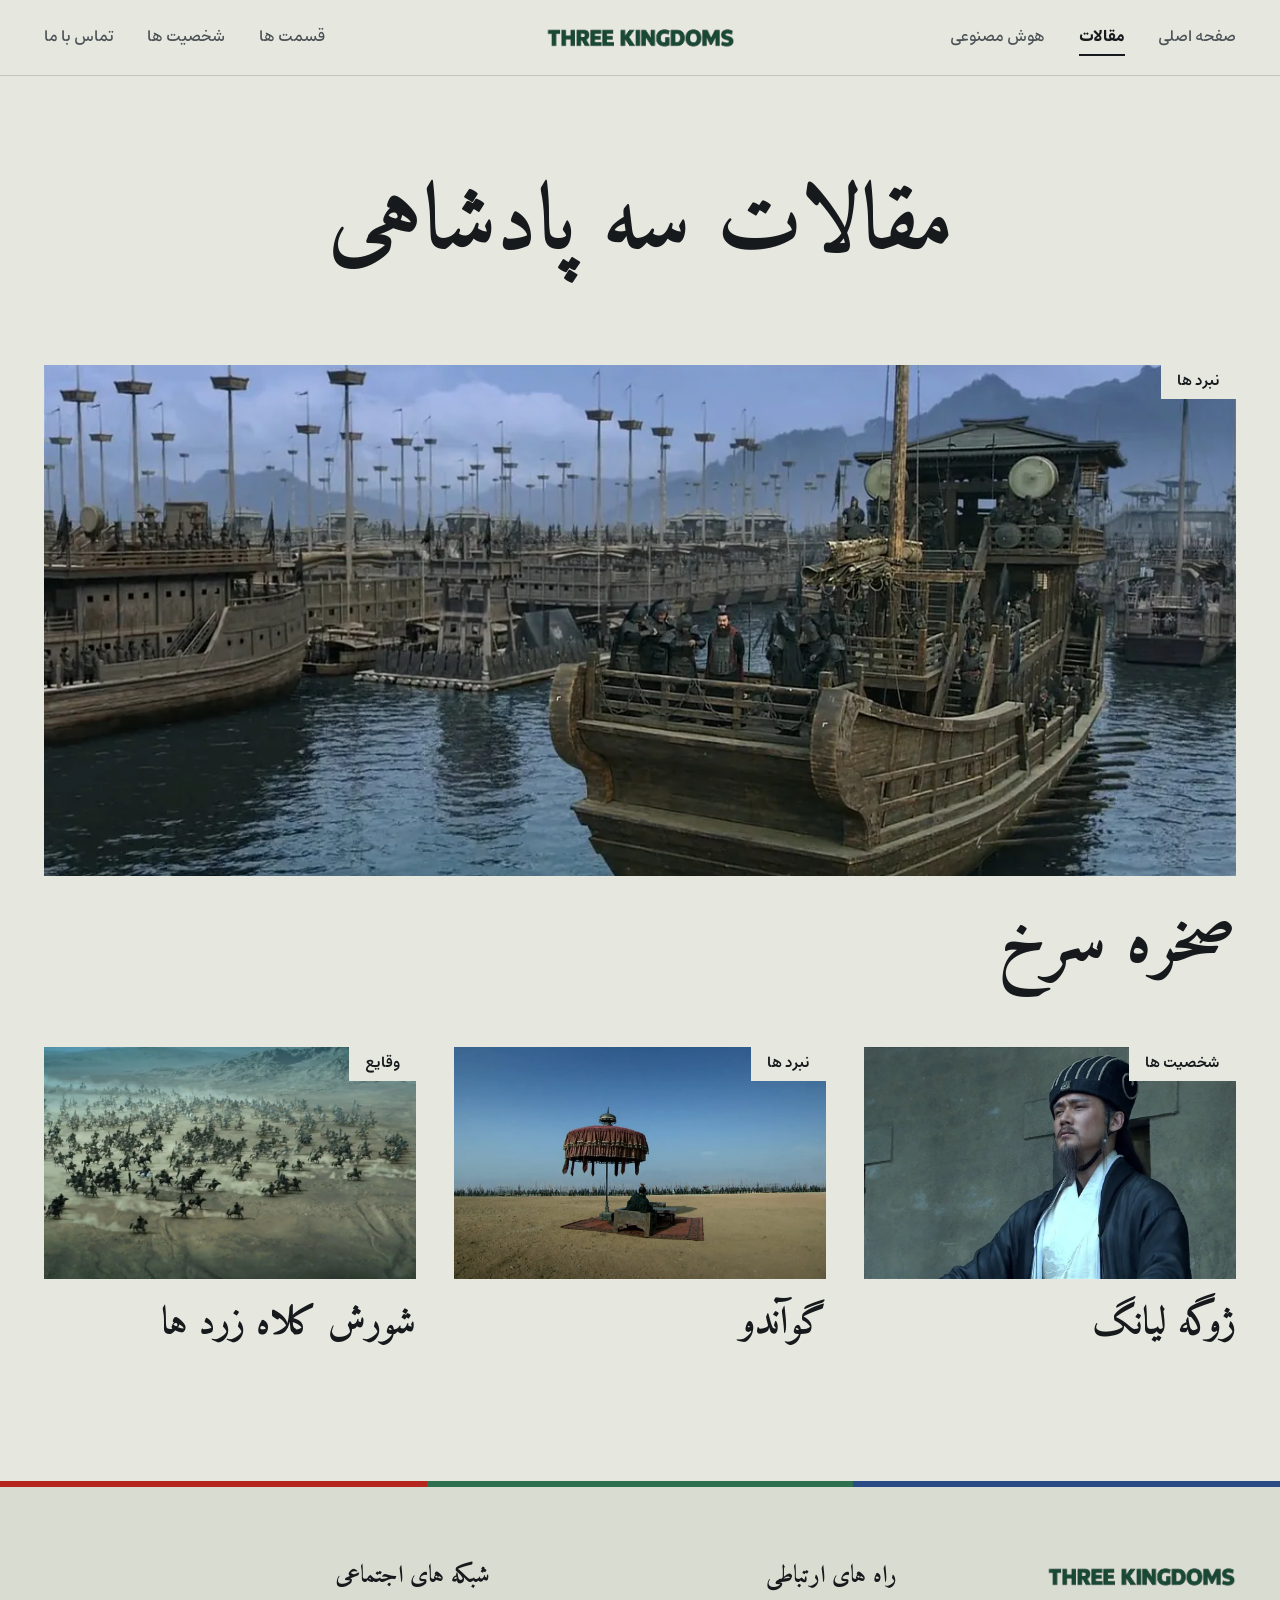
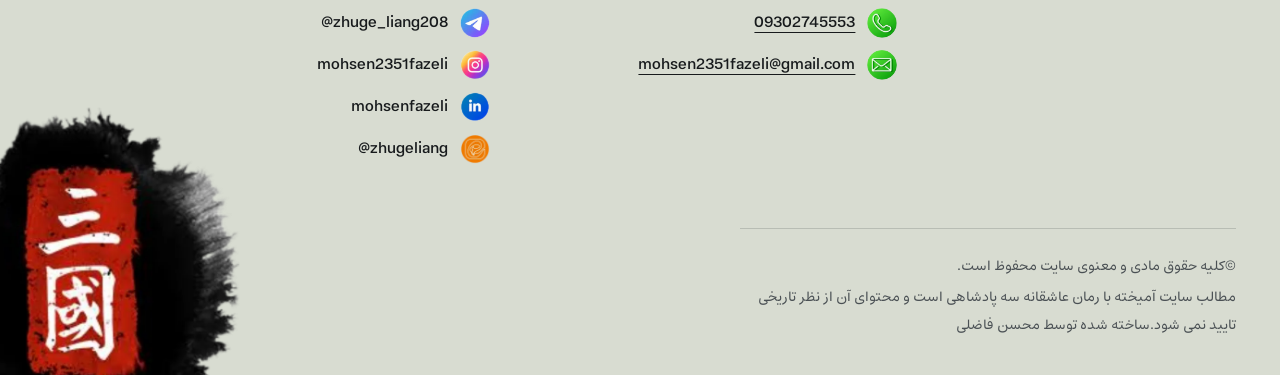
<file: temp/veblog.html>
<!doctype html>
<html lang="fa" dir="rtl">
  <head>
    <meta charset="UTF-8" />
    <meta name="viewport" content="width=device-width, initial-scale=1.0" />
    <title>THREE KINGDOMS | مقالات سه پادشاهی</title>
    <meta
      name="description"
      content="مقالات تاریخی سه پادشاهی: صخره سرخ، ژوگه لیانگ، گوآندو، شورش کلاه زرد ها؛ بررسی رویدادها و شخصیت‌های مهم چین باستان."
    />
    <meta name="robots" content="index, follow, max-image-preview:large" />
    <meta name="theme-color" content="#e6e8e0" />
    <link rel="canonical" href="https://three-kingdoms.ir/temp/veblog.html" />
    <link
      rel="preload"
      href="../style/fonts/Estedad-VF.woff2"
      as="font"
      type="font/woff2"
      crossorigin
    />
    <link
      rel="preload"
      href="../style/fonts/Amiri-Bold-fa.woff"
      as="font"
      type="font/woff"
      crossorigin
    />
    <link rel="stylesheet" href="../style/base.min.css" />
    <link rel="stylesheet" href="../style/veblog.min.css" />
    <link
      rel="icon"
      type="image/png"
      sizes="48x48"
      href="../poster/favicon-48.png"
    />
    <link
      rel="icon"
      type="image/png"
      sizes="192x192"
      href="../poster/favicon-192.png"
    />
    <link rel="apple-touch-icon" href="../poster/apple-touch-icon.png" />
    <meta property="og:site_name" content="THREE KINGDOMS | سه پادشاهی" />
    <meta property="og:locale" content="fa_IR" />
    <meta property="og:type" content="website" />
    <meta property="og:title" content="THREE KINGDOMS | مقالات سه پادشاهی" />
    <meta
      property="og:description"
      content="مقالات تاریخی سه پادشاهی: صخره سرخ، ژوگه لیانگ، گوآندو، شورش کلاه زرد ها؛ بررسی رویدادها و شخصیت‌های مهم چین باستان."
    />
    <meta
      property="og:url"
      content="https://three-kingdoms.ir/temp/veblog.html"
    />
    <meta
      property="og:image"
      content="https://three-kingdoms.ir/poster/og-home.jpg"
    />
    <meta property="og:image:width" content="1200" />
    <meta property="og:image:height" content="630" />
    <meta property="og:image:alt" content="THREE KINGDOMS | سه پادشاهی" />
    <script type="application/ld+json">
      {
        "@context": "https://schema.org",
        "@type": "BreadcrumbList",
        "itemListElement": [
          {
            "@type": "ListItem",
            "position": 1,
            "name": "صفحه اصلی",
            "item": "https://three-kingdoms.ir/"
          },
          {
            "@type": "ListItem",
            "position": 2,
            "name": "مقالات",
            "item": "https://three-kingdoms.ir/temp/veblog.html"
          }
        ]
      }
    </script>
  </head>
  <body>
    <a class="skip" href="#main">پرش به محتوای اصلی</a>
    <header class="site-header">
      <nav class="nav" aria-label="منو">
        <ul class="nav-group">
          <li><a class="nav-link" href="../index.html">صفحه اصلی</a></li>
          <li>
            <a class="nav-link" href="../temp/veblog.html" aria-current="page"
              >مقالات</a
            >
          </li>
          <li><a class="nav-link" href="../temp/ai.html">هوش مصنوعی</a></li>
        </ul>
        <a class="brand" href="../index.html"
          ><img
            src="../pic/head.webp"
            alt="THREE KINGDOMS"
            width="858"
            height="169"
        /></a>
        <ul class="nav-group">
          <li><a class="nav-link" href="../temp/episode.html">قسمت ها</a></li>
          <li><a class="nav-link" href="../temp/persons.html">شخصیت ها</a></li>
          <li><a class="nav-link" href="../temp/callus.html">تماس با ما</a></li>
        </ul>
        <button
          class="menu-btn"
          type="button"
          aria-expanded="false"
          aria-controls="menu-panel"
          aria-label="منو"
        >
          <span></span><span></span><span></span>
        </button>
      </nav>
    </header>
    <div class="menu-panel" id="menu-panel">
      <div class="menu-title">منو</div>
      <nav class="menu-links" aria-label="منو">
        <a href="../index.html">صفحه اصلی</a
        ><a href="../temp/veblog.html" aria-current="page">مقالات</a
        ><a href="../temp/ai.html">هوش مصنوعی</a
        ><a href="../temp/episode.html">قسمت ها</a
        ><a href="../temp/persons.html">شخصیت ها</a
        ><a href="../temp/callus.html">تماس با ما</a>
      </nav>
    </div>
    <main id="main">
      <section class="page-head">
        <div class="wrap">
          <h1 style="text-align: center">مقالات سه پادشاهی</h1>
        </div>
      </section>
      <section>
        <div class="wrap">
          <ul class="posts">
            <li class="post">
              <a href="../article/redcliff.html"
                ><figure>
                  <img
                    src="../pict/t8.webp"
                    alt="صخره سرخ"
                    width="1280"
                    height="720"
                    loading="lazy"
                    decoding="async"
                  /><span class="tag">نبرد ها</span>
                </figure>
                <h2 class="titr">صخره سرخ</h2></a
              >
            </li>
            <li class="post">
              <a href="../article/zhuge.html"
                ><figure>
                  <img
                    src="../pic/f.webp"
                    alt="ژوگه لیانگ"
                    width="1280"
                    height="720"
                    loading="lazy"
                    decoding="async"
                  /><span class="tag">شخصیت ها</span>
                </figure>
                <h2 class="titr">ژوگه لیانگ</h2></a
              >
            </li>
            <li class="post">
              <a href="../article/guando.html"
                ><figure>
                  <img
                    src="../pict/t6.webp"
                    alt="گوآندو"
                    width="1280"
                    height="720"
                    loading="lazy"
                    decoding="async"
                  /><span class="tag">نبرد ها</span>
                </figure>
                <h2 class="titr">گوآندو</h2></a
              >
            </li>
            <li class="post">
              <a href="../article/yello.html"
                ><figure>
                  <img
                    src="../pict/first.webp"
                    alt="شورش کلاه زرد ها"
                    width="1280"
                    height="720"
                    loading="lazy"
                    decoding="async"
                  /><span class="tag">وقایع</span>
                </figure>
                <h2 class="titr">شورش کلاه زرد ها</h2></a
              >
            </li>
          </ul>
        </div>
      </section>
    </main>
    <footer class="site-footer">
      <img
        class="footer-seal"
        src="../poster/li.webp"
        alt=""
        width="1920"
        height="1916"
        loading="lazy"
        decoding="async"
        aria-hidden="true"
      />
      <div class="wrap footer-inner">
        <div class="footer-brand">
          <img
            src="../pic/head.webp"
            alt="THREE KINGDOMS"
            width="858"
            height="169"
            loading="lazy"
            decoding="async"
          />
        </div>
        <div class="footer-col">
          <h2>راه های ارتباطی</h2>
          <ul class="footer-list">
            <li>
              <img
                src="../pngpic/phone.webp"
                alt=""
                width="388"
                height="388"
              /><span><a href="tel:09302745553">09302745553</a></span>
            </li>
            <li>
              <img
                src="../pngpic/email.webp"
                alt=""
                width="386"
                height="386"
              /><span
                ><a href="mailto:mohsen2351fazeli@gmail.com"
                  >mohsen2351fazeli@gmail.com</a
                ></span
              >
            </li>
          </ul>
        </div>
        <div class="footer-col">
          <h2>شبکه های اجتماعی</h2>
          <ul class="footer-list">
            <li>
              <img
                src="../pngpic/tel.webp"
                alt=""
                width="198"
                height="198"
              /><span dir="ltr">@zhuge_liang208</span>
            </li>
            <li>
              <img
                src="../pngpic/insta.webp"
                alt=""
                width="203"
                height="203"
              /><span dir="ltr">mohsen2351fazeli</span>
            </li>
            <li>
              <img
                src="../pngpic/lin.webp"
                alt=""
                width="204"
                height="204"
              /><span dir="ltr">mohsenfazeli</span>
            </li>
            <li>
              <img
                src="../pngpic/eitaa.webp"
                alt=""
                width="1920"
                height="1916"
              /><span dir="ltr">@zhugeliang</span>
            </li>
          </ul>
        </div>
        <div class="footer-legal">
          <p>©کلیه حقوق مادی و معنوی سایت محفوظ است.</p>
          <p>
            مطالب سایت آمیخته با رمان عاشقانه سه پادشاهی است و محتوای آن از نظر
            تاریخی تایید نمی شود.ساخته شده توسط محسن فاضلی
          </p>
        </div>
      </div>
    </footer>
    <script src="../script/common.min.js" defer></script>
  </body>
</html>
</file>
<file: style/base.min.css>
::selection{background-color:#b9a272}@font-face{font-family:Estedad;src:url(fonts/Estedad-VF.woff2) format("woff2");font-weight:100 900;font-style:normal;font-display:swap}@font-face{font-family:Amiri Display;src:url(fonts/Amiri-Bold-fa.woff) format("woff");font-weight:700;font-style:normal;font-display:swap}:root{--paper: #e6e8e0;--paper-2: #d8dcd1;--paper-3: #f1f2ec;--ink: #171a1c;--ink-2: #4a5054;--rule: rgba(23, 26, 28, .16);--lacquer: #221d1a;--lacquer-2: #2f2823;--lacquer-text: #e9e4da;--lacquer-muted: #b3aa9c;--gold: #d2b06a;--bronze: #8e7030;--wei: #b5271e;--shu: #2d6f4e;--wu: #2a4a86;--display: "Amiri Display", "Amiri", "Noto Naskh Arabic", serif;--sans: "Estedad", "Vazirmatn", "Segoe UI", Tahoma, sans-serif;--cjk: "Noto Serif CJK SC", "Noto Serif SC", "Source Han Serif SC", "Songti SC", "SimSun", serif;--max: 1240px;--gut: clamp(18px, 4.2vw, 44px);--header-h: 76px;--ease: cubic-bezier(.2, .7, .2, 1)}*,*:before,*:after{box-sizing:border-box}html{-webkit-text-size-adjust:100%;scroll-behavior:smooth;scroll-padding-top:calc(var(--header-h) + 12px)}body{margin:0;background:var(--paper);color:var(--ink);font-family:var(--sans);font-size:1.0625rem;font-weight:400;line-height:1.95;text-rendering:optimizeLegibility;-webkit-font-smoothing:antialiased;overflow-x:hidden}img{display:block;max-width:100%;height:auto}h1,h2,h3,p,ul,ol,figure,blockquote{margin:0}ul,ol{padding:0;list-style:none}a{color:inherit;text-decoration-thickness:1px;text-underline-offset:.3em}button,input,textarea{font:inherit;color:inherit}button{cursor:pointer}:focus-visible{outline:2px solid var(--ink);outline-offset:3px}.on-dark :focus-visible,.is-dark :focus-visible{outline-color:var(--gold)}.sr-only{position:absolute!important;width:1px;height:1px;margin:-1px;padding:0;overflow:hidden;clip:rect(0 0 0 0);white-space:nowrap;border:0}.skip{position:fixed;inset-block-start:8px;inset-inline-start:8px;z-index:200;padding:8px 16px;background:var(--ink);color:var(--paper);transform:translateY(-160%)}.skip:focus{transform:none}.wrap{width:100%;max-width:calc(var(--max) + var(--gut) * 2);margin-inline:auto;padding-inline:var(--gut)}[lang=zh]{font-family:var(--cjk)}.btn{display:inline-flex;align-items:center;justify-content:center;min-height:52px;padding:.55rem 2rem;background:var(--ink);color:var(--paper);border:1px solid var(--ink);font-weight:600;font-size:1.05rem;line-height:1.4;text-decoration:none;transition:background .25s var(--ease),color .25s var(--ease),border-color .25s var(--ease)}.btn:hover{background:transparent;color:var(--ink)}.btn.on-dark,.on-dark .btn{background:var(--gold);border-color:var(--gold);color:var(--lacquer)}.btn.on-dark:hover,.on-dark .btn:hover{background:transparent;color:var(--gold)}.site-header{position:fixed;inset:0 0 auto;z-index:60;height:var(--header-h);background:#e6e8e0f0;-webkit-backdrop-filter:blur(10px);backdrop-filter:blur(10px);border-bottom:1px solid var(--rule);transition:height .3s var(--ease)}.site-header.is-compact{--header-h: 60px;height:60px}.nav{display:grid;grid-template-columns:1fr auto 1fr;align-items:center;height:100%;max-width:calc(var(--max) + var(--gut) * 2);margin-inline:auto;padding-inline:var(--gut)}.nav-group{display:flex;align-items:center;gap:clamp(14px,2.6vw,38px)}.nav-group:last-of-type{justify-content:flex-end}.nav-link{position:relative;display:inline-block;padding-block:6px;font-weight:500;font-size:1rem;line-height:1.4;text-decoration:none;color:var(--ink-2);white-space:nowrap;transition:color .2s}.nav-link:after{content:"";position:absolute;inset-inline:0;inset-block-end:-1px;height:2px;background:var(--ink);transform:scaleX(0);transition:transform .3s var(--ease)}.nav-link:hover{color:var(--ink)}.nav-link:hover:after,.nav-link[aria-current]:after{transform:scaleX(1)}.nav-link[aria-current]{color:var(--ink);font-weight:700}.brand{display:block;padding-inline:clamp(12px,3vw,44px)}.brand img{width:clamp(138px,15vw,190px);height:auto}.menu-btn{display:none;width:44px;height:44px;padding:0;background:none;border:0;position:relative;justify-self:end}.menu-btn span{position:absolute;inset-inline:10px;height:2px;background:var(--ink);transition:transform .35s var(--ease),opacity .2s}.menu-btn span:nth-child(1){inset-block-start:15px}.menu-btn span:nth-child(2){inset-block-start:21px}.menu-btn span:nth-child(3){inset-block-start:27px}.menu-btn[aria-expanded=true] span:nth-child(1){transform:translateY(6px) rotate(45deg)}.menu-btn[aria-expanded=true] span:nth-child(2){opacity:0}.menu-btn[aria-expanded=true] span:nth-child(3){transform:translateY(-6px) rotate(-45deg)}.menu-panel{position:fixed;inset:0;z-index:55;display:flex;flex-direction:column;justify-content:center;padding:calc(var(--header-h) + 24px) var(--gut) 40px;background:var(--lacquer);color:var(--lacquer-text);visibility:hidden;opacity:0;transition:opacity .35s var(--ease),visibility 0s .35s}.menu-panel.is-open{visibility:visible;opacity:1;transition:opacity .35s var(--ease)}.menu-title{font-family:var(--display);font-size:1.4rem;color:var(--gold);margin-bottom:12px}.menu-links a{display:block;padding:10px 0;border-bottom:1px solid rgba(233,228,218,.14);font-family:var(--display);font-size:clamp(2rem,9vw,3rem);line-height:1.5;text-decoration:none}.menu-links a[aria-current]{color:var(--gold)}.site-footer{position:relative;margin-top:clamp(72px,10vw,140px);background:var(--paper-2);overflow:hidden;isolation:isolate}.site-footer:before{content:"";position:absolute;inset:0 0 auto;height:6px;background:linear-gradient(90deg,var(--wei) 0 33.34%,var(--shu) 33.34% 66.67%,var(--wu) 66.67% 100%)}.footer-seal{position:absolute;inset-inline-end:clamp(-120px,-6vw,-40px);inset-block-end:-60px;width:clamp(200px,26vw,360px);z-index:-1}.footer-inner{display:grid;grid-template-columns:minmax(180px,.8fr) 1fr 1.3fr;gap:clamp(28px,5vw,72px);padding-block:clamp(48px,6vw,84px) 36px}.footer-brand img{width:190px}.footer-col h2{font-family:var(--display);font-size:1.5rem;line-height:1.5;margin-bottom:14px}.footer-list{display:grid;gap:12px}.footer-list li{display:flex;align-items:center;gap:12px}.footer-list img{width:30px;height:30px;object-fit:cover;border-radius:50%;flex:none}.footer-list span{font-weight:500;font-size:1rem;line-height:1.5;overflow-wrap:anywhere}.footer-legal{grid-column:1 / -1;display:grid;gap:4px;padding-top:24px;border-top:1px solid var(--rule);color:var(--ink-2);font-size:.9rem;line-height:1.9;max-width:62ch}.page-head{padding-top:calc(var(--header-h) + clamp(40px,7vw,96px));padding-bottom:clamp(24px,4vw,48px)}.page-head h1{font-family:var(--display);font-weight:700;font-size:clamp(2.8rem,7.2vw,6rem);line-height:1.3;text-wrap:balance}[hidden],.is-hidden{display:none!important}.p-main{display:block;font-family:var(--display);font-weight:700;font-size:1.7rem;line-height:1.5}.p-style{display:block;font-weight:500;font-size:.95rem;line-height:1.7;color:var(--ink-2)}.search{position:relative;max-width:460px;margin-top:32px}.search input{width:100%;padding:12px 0 12px 44px;background:none;border:0;border-bottom:2px solid var(--ink);border-radius:0;font-size:1.15rem;outline:none}.search input:focus-visible{border-bottom-color:var(--bronze);outline:none;box-shadow:0 2px 0 var(--bronze)}.search input::placeholder{color:var(--ink-2)}.search img{position:absolute;inset-inline-end:0;top:50%;width:28px;height:28px;translate:0 -50%;filter:grayscale(1) brightness(.3);mix-blend-mode:multiply;pointer-events:none}.search input{padding-inline:0 40px}.none{padding:56px 0;font-family:var(--display);font-size:2rem;text-align:center}@media(max-width:900px){:root{--header-h: 64px}.nav{grid-template-columns:1fr auto}.nav-group{display:none}.brand{grid-column:1;justify-self:start;padding-inline:0}.menu-btn{display:block;grid-column:2}.footer-inner{grid-template-columns:1fr 1fr}.footer-brand{grid-column:1 / -1}.footer-seal{width:150px;inset-inline-end:-28px;inset-block-end:-48px}.footer-inner{padding-bottom:132px}}@media(max-width:560px){.footer-inner{grid-template-columns:1fr}}@media(prefers-reduced-motion:reduce){html{scroll-behavior:auto}*,*:before,*:after{animation-duration:.001ms!important;animation-iteration-count:1!important;transition-duration:.001ms!important}}
</file>
<file: style/index.min.css>
.hero{--rod: 14px;--strip: clamp(108px, 11vw, 156px);--gap: 26px;position:relative;isolation:isolate;overflow:hidden;display:flex;flex-direction:column;justify-content:center;padding:calc(var(--header-h) + 26px) var(--gut) 30px;background:radial-gradient(80% 60% at 50% 0%,#41342b 0%,transparent 72%),var(--lacquer);color:var(--lacquer-text)}.hero :focus-visible{outline-color:var(--gold)}.hero-dust{position:absolute;inset:0;z-index:0;pointer-events:none}.hero-dust canvas{display:block;width:100%;height:100%}.hero-stage{position:relative;z-index:1;display:grid;width:100%;max-width:var(--max);margin-inline:auto;container-type:inline-size}.slide{position:relative;grid-area:1 / 1;padding-block:var(--rod);visibility:hidden;opacity:0;transition:opacity .8s var(--ease),visibility 0s .8s}.slide.is-active{visibility:visible;opacity:1;transition:opacity .8s var(--ease)}.slide:before,.slide:after{content:"";position:absolute;z-index:2;inset-inline:-8px;height:var(--rod);border-radius:7px;background:linear-gradient(180deg,#c3a152 0%,var(--bronze) 46%,#5b4720 100%);box-shadow:inset 0 1px #ffffff52,0 8px 16px #00000061;pointer-events:none}.slide:before{top:0}.slide:after{bottom:0}.slide-paper{position:relative;overflow:hidden;padding:34px 22px 38px;background:var(--paper);color:var(--ink);box-shadow:0 26px 50px -22px #000000a6;height:100%}.slide-body{display:grid;justify-items:center;gap:30px;text-align:center}.slide-art{position:relative;width:min(100%,300px);aspect-ratio:1;outline:1px solid var(--bronze);outline-offset:9px}.slide-art img{display:block;width:100%;height:100%;object-fit:cover}.slide-art:after{content:"";position:absolute;inset-inline-end:-22px;inset-block-end:-26px;width:78px;aspect-ratio:1;background:url(../poster/favicon-192.png) center / contain no-repeat;transform:rotate(-7deg);pointer-events:none}.slide.is-active .slide-art:after{animation:stamp .6s .45s var(--ease) both}@keyframes stamp{0%{opacity:0;transform:rotate(-7deg) scale(1.9)}55%{opacity:1;transform:rotate(-7deg) scale(.93)}to{opacity:1;transform:rotate(-7deg) scale(1)}}.slide-title{font-family:var(--display);font-weight:700;font-size:var(--fs-m, clamp(2.6rem, 11vw, 3.6rem));line-height:1.32;text-wrap:balance;margin-bottom:.55em}.slide-tab{display:none}.hero-nav{position:relative;z-index:2;display:flex;justify-content:center;gap:14px;margin-top:30px}.dot{position:relative;width:76px;height:28px;padding:0;background:none;border:0}.dot:after,.dot:before{content:"";position:absolute;inset-block-start:13px;inset-inline-start:0;height:2px}.dot:after{inset-inline-end:0;background:#e9e4da42}.dot:before{z-index:1;width:0;background:var(--gold)}.dot.is-active:before{animation:dot-fill var(--dur, 5s) linear forwards}.hero.is-paused .dot.is-active:before{animation:none;width:100%}@keyframes dot-fill{to{width:100%}}@media(min-width:1001px){.hero{min-height:max(640px,100svh)}.hero-stage{display:flex;gap:var(--gap);height:clamp(480px,calc(100svh - var(--header-h) - 190px),660px)}.slide{flex:0 0 var(--strip);min-width:0;grid-area:auto;visibility:visible;opacity:1;cursor:pointer;transition:flex .95s var(--ease)}.slide.is-active{flex:1 1 0;cursor:default;transition:flex .95s var(--ease)}.slide-paper{height:100%;padding:0;transition:background .3s}.slide:not(.is-active):hover .slide-paper{background:var(--paper-3)}.slide-body{position:absolute;inset-block:0;inset-inline-start:0;width:calc(100cqw - var(--strip) - var(--gap));grid-template-columns:auto minmax(0,1fr);grid-template-rows:minmax(0,1fr);align-items:center;justify-items:start;gap:clamp(30px,4.2vw,64px);padding:clamp(24px,3.2vw,46px);text-align:start;opacity:0;transition:opacity .3s}.slide.is-active .slide-body{opacity:1;transition:opacity .55s .5s}.slide-art{width:auto;height:min(100%,540px,calc((100cqw - var(--strip) - var(--gap)) * .46))}.slide-title{font-size:var(--fs, clamp(2.8rem, 4.6vw, 4.9rem));margin-bottom:.6em}.slide-tab{position:absolute;inset:0;display:flex;align-items:center;justify-content:center;padding:40px 12px;writing-mode:vertical-rl;font-family:var(--display);font-weight:700;font-size:clamp(1.7rem,2.2vw,2.15rem);line-height:1.5;text-align:center;text-wrap:balance;opacity:0;pointer-events:none;transition:opacity .25s}.slide:not(.is-active) .slide-tab{opacity:1;transition:opacity .5s .45s}.hero.is-intro .slide.is-active{animation:unroll 1.3s .45s var(--ease) both}.hero.is-intro .slide.is-active .slide-body{animation:fade-in .7s 1.25s ease both}.hero.is-intro .slide.is-active .slide-tab{animation:fade-out .5s .95s ease both}.hero.is-intro .slide.is-active .slide-art:after{animation:stamp .6s 1.75s var(--ease) both}@keyframes unroll{0%{flex:0 0 var(--strip)}to{flex:1 1 0}}@keyframes fade-in{0%{opacity:0}to{opacity:1}}@keyframes fade-out{0%{opacity:1}to{opacity:0}}}.lede{padding-block:clamp(72px,11vw,160px)}.lede p{max-width:31em;font-family:var(--display);font-weight:700;font-size:clamp(1.6rem,3.1vw,2.5rem);line-height:2;text-wrap:pretty}.lede .key{color:#c3a152}.timeline{padding-block:clamp(24px,4vw,56px) clamp(72px,9vw,130px)}.tl-grid{display:grid;grid-template-columns:minmax(0,1fr) minmax(0,1.15fr);gap:clamp(32px,6vw,96px);align-items:start}.tl-list{border-top:1px solid var(--rule)}.tl-item{display:grid;grid-template-columns:minmax(104px,auto) 1fr;align-items:baseline;column-gap:20px;padding:16px 0;border-bottom:1px solid var(--rule);color:var(--ink-2);box-shadow:inset 0 0 0 var(--ink);transition:color .3s,padding .35s var(--ease),box-shadow .35s var(--ease)}.tl-item time{font-family:var(--display);font-weight:700;font-size:2.2rem;line-height:1.25;direction:ltr;text-align:right;white-space:nowrap}.tl-item .era{font-family:var(--sans);font-weight:500;font-size:.8rem;margin-inline-start:4px}.tl-item h3{font-size:1.2rem;font-weight:600;line-height:1.6}.tl-thumb{display:none}.tl-item.is-active{color:var(--ink);padding-inline-start:18px;box-shadow:inset -4px 0 0 var(--ink)}.tl-stage{position:sticky;top:max(calc(var(--header-h) + 24px),calc(50svh - 215px))}.tl-frame{position:relative;aspect-ratio:16 / 10;background:var(--ink);outline:1px solid var(--bronze);outline-offset:12px}.tl-frame img{position:absolute;inset:0;width:100%;height:100%;object-fit:cover;opacity:0;transition:opacity .5s ease}.tl-frame img.is-prev{opacity:1;z-index:1}.tl-frame img.is-active{opacity:1;z-index:2}.tl-ruler{display:grid;grid-template-columns:auto 1fr auto;align-items:center;gap:14px;margin-top:36px;direction:ltr;font-family:var(--display);font-size:1.2rem;color:var(--ink-2)}.tl-track{position:relative;height:1px;background:var(--ink-2)}.tl-track i{position:absolute;top:50%;left:var(--pos, 0%);width:13px;height:13px;margin:-6.5px 0 0 -6.5px;background:var(--ink);transform:rotate(45deg);transition:left .55s var(--ease)}.kingdoms{display:flex;min-height:min(92vh,820px)}.kingdom{position:relative;flex:1 1 0;display:flex;flex-direction:column;justify-content:space-between;gap:36px;padding:clamp(28px,3.6vw,56px);color:#fff;overflow:hidden;transition:flex-grow .6s var(--ease)}.kingdom.wei{background:var(--wei)}.kingdom.shu{background:var(--shu)}.kingdom.wu{background:var(--wu)}.kingdom>*{position:relative}.k-mark{position:absolute!important;inset-inline-end:-5%;top:-3%;font-family:var(--cjk);font-size:clamp(13rem,26vw,25rem);line-height:1;color:#ffffff1c;pointer-events:none;user-select:none}.k-flag{width:clamp(104px,10vw,150px);filter:drop-shadow(0 8px 12px rgba(0,0,0,.3))}.kingdom h2{margin-bottom:18px}.k-name{display:block;font-family:var(--display);font-weight:700;font-size:clamp(4.6rem,9vw,8.5rem);line-height:1.1}.k-tag{display:block;margin-top:6px;font-weight:700;font-size:1.3rem;line-height:1.7}.k-tag .sep{font-size:0}.kingdom p{max-width:38ch;font-size:1.05rem;line-height:2.05;color:#fffffff0}.throne{position:relative;background:var(--lacquer);color:var(--lacquer-text);overflow:hidden;padding-block:clamp(56px,8vw,110px);isolation:isolate}.throne-map{position:absolute;inset:0;z-index:-1;background:url(../pngpic/allb.webp) center / cover no-repeat;opacity:.2;filter:invert(1) sepia(.5) brightness(.9);mix-blend-mode:screen}.throne-stage{--px: 0;--py: 0;position:relative;width:min(100%,1000px);aspect-ratio:1.2;margin-inline:auto}.t-layer{position:absolute;height:auto;transform:translate3d(calc(var(--px) * var(--d, 10) * 1px),calc(var(--py) * var(--d, 10) * 1px),0);transition:transform .45s var(--ease),filter .35s;filter:drop-shadow(0 16px 24px rgba(0,0,0,.45))}.t-layer:hover{filter:drop-shadow(0 16px 24px rgba(0,0,0,.45)) brightness(1.14)}.t-wei{left:20%;top:3%;width:60%;--d: 9}.t-shu{left:4%;top:41%;width:30%;--d: 18}.t-wu{left:58%;top:50%;width:36%;--d: 14}.t-seat{left:43%;top:35%;width:14%;--d: 6;filter:drop-shadow(0 10px 18px rgba(0,0,0,.6))}.t-label{position:absolute;display:flex;align-items:center;gap:10px;font-family:var(--display);font-weight:700;font-size:clamp(1.1rem,2.4vw,1.9rem);line-height:1;color:var(--lacquer-text);pointer-events:none}.t-label:before{content:"";width:.55em;height:.55em;background:currentColor;border-radius:50%}.t-label.wei{left:41%;top:0;color:#e0675d}.t-label.shu{left:5%;top:37%;color:#5fb287}.t-label.wu{left:79%;top:46%;color:#7a9bdb}.chronicle{padding-block:clamp(72px,10vw,150px);padding-bottom:2rem}.chron-grid{display:grid;grid-template-columns:minmax(0,1fr) minmax(280px,400px);gap:clamp(32px,6vw,96px);align-items:start}.chron-text{max-width:66ch;font-size:clamp(1.05rem,1.35vw,1.2rem);line-height:2.2;font-weight:350;text-wrap:pretty}.chron-map{position:sticky;top:max(calc(var(--header-h) + 24px),calc(50svh - 235px))}.chron-map img{width:100%;aspect-ratio:1;object-fit:cover;background:var(--paper-2);outline:1px solid var(--bronze);outline-offset:10px}.watch{padding-block:clamp(32px,5vw,72px) clamp(72px,9vw,130px)}.watch-grid{display:grid;grid-template-columns:minmax(240px,380px) 1fr;gap:clamp(28px,6vw,88px);align-items:center}.watch-poster{position:relative;display:block;aspect-ratio:1;overflow:hidden;background:var(--ink);outline:1px solid var(--bronze);outline-offset:10px}.watch-poster img{width:100%;height:100%;object-fit:cover;transition:transform .7s var(--ease)}.watch-poster:hover img{transform:scale(1.06)}.play{position:absolute;top:50%;left:50%;width:84px;height:84px;display:grid;place-items:center;translate:-50% -50%;padding-inline-start:4px;border-radius:50%;background:#171a1cbd;color:var(--paper);transition:background .3s,transform .4s var(--ease)}.play:before{content:"";width:26px;height:30px;background:currentColor;clip-path:polygon(0 0,100% 50%,0 100%)}.watch-poster:hover .play{background:var(--ink);transform:scale(1.08)}.watch-title{font-family:var(--display);font-weight:700;font-size:clamp(2.3rem,5vw,4.2rem);line-height:1.5;text-wrap:balance}.imdb{position:relative;width:177px;height:44px;margin-block:20px 30px;overflow:hidden;direction:ltr}.imdb img{position:absolute;left:-23.3px;top:-82.4px;width:224px;max-width:none}.music{position:relative;background:var(--lacquer);color:var(--lacquer-text);padding-block:clamp(64px,9vw,130px);overflow:hidden;isolation:isolate}.music-notes{position:absolute;inset:0;z-index:-1;background:url(../pngpic/musicIcon.webp) center / 640px no-repeat;opacity:.07;filter:invert(1)}.music-grid{display:grid;grid-template-columns:minmax(220px,330px) 1fr;gap:clamp(32px,7vw,110px);align-items:center}.music-disc{width:100%;aspect-ratio:1;object-fit:contain;filter:drop-shadow(0 18px 30px rgba(0,0,0,.5));transition:filter .6s}.music.is-playing .music-disc{filter:drop-shadow(0 0 46px rgba(210,176,106,.42))}.music h2{font-family:var(--display);font-weight:700;font-size:clamp(2.3rem,4.6vw,3.9rem);line-height:1.5;text-wrap:balance;margin-bottom:28px}.tracks{display:grid;grid-template-columns:1fr 1fr;column-gap:clamp(24px,4vw,56px);border-top:1px solid rgba(233,228,218,.14)}.track{display:grid;grid-template-columns:40px 1fr auto;align-items:center;gap:10px;width:100%;padding:13px 2px;background:none;border:0;border-bottom:1px solid rgba(233,228,218,.14);color:var(--lacquer-text);text-align:start;transition:color .25s}.track .n{font-family:var(--display);font-weight:700;font-size:1.5rem;line-height:1;color:var(--gold)}.track .t{font-size:1.3rem;line-height:1.6;font-weight:700}.track:hover,.track.is-current{color:var(--gold)}.eq{display:inline-flex;align-items:flex-end;gap:3px;height:16px;opacity:0;transition:opacity .3s}.eq i{width:3px;height:30%;background:currentColor;animation:eq .9s ease-in-out infinite;animation-play-state:paused}.eq i:nth-child(2){animation-delay:-.3s}.eq i:nth-child(3){animation-delay:-.6s}.track.is-current .eq{opacity:1}.music.is-playing .track.is-current .eq i{animation-play-state:running}@keyframes eq{0%,to{height:25%}50%{height:100%}}.player{position:fixed;inset-inline:0;inset-block-end:0;z-index:70;padding:0 12px 14px;transform:translateY(120%);visibility:hidden;transition:transform .5s var(--ease),visibility 0s .5s;pointer-events:none}.player.is-open{transform:none;visibility:visible;transition:transform .5s var(--ease)}.player-bar{display:grid;grid-template-columns:auto minmax(0,1fr) auto auto;align-items:center;gap:14px 16px;max-width:780px;margin-inline:auto;padding:10px 16px 10px 12px;background:var(--paper);color:var(--ink);box-shadow:0 14px 44px #0006;outline:1px solid var(--ink);pointer-events:auto}.p-btn{width:46px;height:46px;display:grid;place-items:center;padding:0;background:var(--ink);border:0;border-radius:50%;color:var(--paper)}.p-btn svg{width:18px;height:18px;fill:currentColor}.p-btn .i-pause,.p-btn[aria-pressed=true] .i-play{display:none}.p-btn[aria-pressed=true] .i-pause{display:block}.p-name{font-size:1.15rem;line-height:1.5;overflow:hidden;text-overflow:ellipsis;white-space:nowrap;font-weight:700}.p-time{font-family:var(--sans);font-variant-numeric:tabular-nums;font-size:.95rem;direction:ltr;color:var(--ink-2);font-weight:700}.p-close{width:38px;height:38px;padding:0;background:none;border:0;position:relative}.p-close:before,.p-close:after{content:"";position:absolute;top:18px;left:9px;width:20px;height:2px;background:var(--ink);transform:rotate(45deg)}.p-close:after{transform:rotate(-45deg)}.p-seek{grid-column:1 / -1;position:relative;height:22px;direction:ltr;touch-action:none;cursor:pointer}.p-seek:before{content:"";position:absolute;inset:10px 0 auto;height:2px;background:var(--rule)}.p-fill{position:absolute;top:10px;left:0;height:2px;width:0;background:var(--ink)}.p-knob{position:absolute;top:11px;left:0;width:12px;height:12px;margin:-6px 0 0 -6px;background:var(--ink);border-radius:50%;transition:transform .2s var(--ease)}.p-seek.is-seeking .p-knob,.p-seek:hover .p-knob{transform:scale(1.5)}.logoband{padding-block:0 clamp(56px,8vw,110px);background:var(--lacquer)}.logoband img{width:min(560px,78%);margin-inline:auto}.people{padding-top:clamp(72px,10vw,140px)}.people-head{display:flex;align-items:baseline;justify-content:space-between;gap:24px;margin-bottom:clamp(28px,4vw,48px);padding-bottom:14px;border-bottom:1px solid var(--ink)}.people-head h2{font-family:var(--display);font-weight:700;font-size:clamp(2.2rem,4.5vw,3.6rem);line-height:1.4}.people-head a{font-weight:600;font-size:1.1rem}.people-row{display:grid;grid-template-columns:repeat(4,minmax(0,1fr));gap:clamp(18px,2.4vw,34px)}.person-card figure{aspect-ratio:4 / 5;overflow:hidden;background:var(--paper-2);margin-bottom:18px}.person-card img{width:100%;height:100%;object-fit:cover}.person-card h3{margin-bottom:8px}.person-card .p-main{font-size:1.7rem}.person-card p{font-size:.98rem;line-height:1.95;color:var(--ink-2)}.feature{display:grid;grid-template-columns:minmax(0,1.35fr) minmax(0,1fr);gap:clamp(28px,6vw,88px);align-items:center;margin-top:clamp(72px,10vw,140px)}.feature-card{position:relative;display:block;aspect-ratio:16 / 10;overflow:hidden;background:var(--ink);color:#fff;text-decoration:none}.feature-card img{position:absolute;inset:0;width:100%;height:100%;object-fit:cover;transition:transform .8s var(--ease)}.feature-card:hover img{transform:scale(1.05)}.feature-card:after{content:"";position:absolute;inset:40% 0 0;background:linear-gradient(to top,rgba(23,26,28,.88),transparent)}.feature-tag{position:absolute;z-index:1;inset-block-start:0;inset-inline-start:0;padding:4px 16px;background:var(--paper);color:var(--ink);font-weight:600;font-size:.95rem;line-height:1.7}.feature-name{position:absolute;z-index:1;inset-inline:24px;inset-block-end:14px;font-family:var(--display);font-weight:700;font-size:clamp(2.2rem,4.4vw,3.6rem);line-height:1.4}.feature-copy h2{font-family:var(--display);font-weight:700;font-size:clamp(1.9rem,3.2vw,2.7rem);line-height:1.5}.feature-copy p{margin:8px 0 28px;font-size:1.2rem;color:var(--ink-2)}@media(max-width:1000px){.people-row{grid-template-columns:repeat(2,minmax(0,1fr))}.tracks,.music-grid{grid-template-columns:1fr}.music-disc{max-width:240px;justify-self:center}}@media(max-width:900px){.kingdoms{flex-direction:column;min-height:0}.kingdom{flex:none;gap:28px;padding-block:48px}.k-flag{width:96px}.k-name{font-size:5rem}.kingdom p{max-width:46ch}}@media(max-width:820px){.timeline{padding-block:8px 72px}.tl-grid{grid-template-columns:1fr;gap:22px}.tl-stage{position:static;order:-1}.tl-frame{outline-offset:7px;margin:7px}.tl-ruler{display:none}.tl-list{--card: min(46vw, 200px);display:flex;margin-inline:calc(var(--gut) * -1);padding:12px calc((100vw - var(--card)) / 2) 0;border-top:0;overflow-x:auto;overscroll-behavior-x:contain;scroll-snap-type:x mandatory;scrollbar-width:none}.tl-list::-webkit-scrollbar{display:none}.tl-item{position:relative;flex:0 0 var(--card);display:block;padding:30px 16px 10px;border-bottom:0;border-top:1px solid var(--ink-2);text-align:center;opacity:.4;scroll-snap-align:center;box-shadow:none;cursor:pointer;transition:opacity .35s}.tl-item:before{content:"";position:absolute;top:-7px;left:50%;width:13px;height:13px;margin-left:-6.5px;background:var(--paper);border:1px solid var(--ink);transform:rotate(45deg);transition:background .3s,transform .35s var(--ease)}.tl-item.is-active{padding-inline-start:16px;opacity:1;box-shadow:none}.tl-item.is-active:before{background:var(--ink);transform:rotate(45deg) scale(1.35)}.tl-item time{display:block;text-align:center;font-size:2.3rem}.tl-item h3{margin-top:4px;font-size:1.05rem;line-height:1.55;text-wrap:balance}.tl-thumb{display:none}.chron-grid,.watch-grid,.feature{grid-template-columns:1fr}.chron-map{position:static;order:-1;width:min(100%,320px);justify-self:center}.watch-poster{max-width:320px;justify-self:center}.imdb,.watch-title{justify-self:center;text-align: center;}.w-btn{justify-self:center;position:absolute;left:50%;transform:translate(-50%)}.player-bar{grid-template-columns:auto minmax(0,1fr) auto auto;gap:8px 12px}.text,.m-titr{text-align:center}.feature-copy p,.feature-copy h2{justify-self:center}.feature-copy a{display:block;justify-self:center}}@media(max-width:560px){.people-row{grid-template-columns:1fr}.person-card{display:grid;grid-template-columns:112px 1fr;gap:6px 16px;align-items:start}.person-card figure{grid-row:span 2;margin:0}.person-card p{grid-column:2}.t-label{font-size:1rem}.throne-stage{aspect-ratio:1}}@media(prefers-reduced-motion:reduce){.hero.is-intro .slide.is-active,.hero.is-intro .slide.is-active .slide-body,.hero.is-intro .slide.is-active .slide-tab,.hero.is-intro .slide.is-active .slide-art:after,.slide.is-active .slide-art:after{animation:none}.slide,.slide-body,.slide-tab{transition:none!important}.dot.is-active:before{animation:none;width:100%}}body.has-player{padding-bottom:132px}
</file>
<file: style/article.min.css>
.progress{position:fixed;inset:0 0 auto;z-index:80;height:3px;pointer-events:none}.progress i{display:block;width:0;height:100%;background:var(--ink)}.article-head{padding-top:calc(var(--header-h) + clamp(40px,7vw,96px))}.article-head .cat{display:inline-block;margin-bottom:20px;padding:2px 16px;border:1px solid var(--ink);font-weight:600;font-size:.95rem;line-height:1.8}.article-head h1{font-family:var(--display);font-weight:700;font-size:clamp(3.4rem,10vw,8.5rem);line-height:1.25;text-wrap:balance}.cover{margin-top:clamp(28px,5vw,64px)}.cover img{width:100%;aspect-ratio:21 / 9;max-height:560px;object-fit:cover;background:var(--ink)}.article-grid{display:grid;grid-template-columns:minmax(0,1fr) 280px;gap:clamp(36px,7vw,112px);align-items:start;padding-top:clamp(40px,6vw,80px)}.article-body{max-width:41rem}.article-body p{margin-bottom:1.5em;font-size:clamp(1.08rem,1.3vw,1.2rem);font-weight:350;line-height:2.25;text-wrap:pretty}.article-body p:first-child{font-size:clamp(1.2rem,1.7vw,1.4rem);font-weight:500;line-height:2.1}.inline-link{font-weight:600;text-decoration-color:var(--bronze);text-decoration-thickness:2px}.more{position:sticky;top:calc(var(--header-h) + 32px);padding-top:14px;border-top:1px solid var(--ink)}.more h2{margin-bottom:18px;font-family:var(--display);font-weight:700;font-size:1.7rem;line-height:1.5}.more ul{display:grid;gap:22px}.more a{display:grid;grid-template-columns:84px minmax(0,1fr);gap:14px;align-items:center;text-decoration:none}.more img{width:84px;aspect-ratio:4 / 3;object-fit:cover;background:var(--ink)}.more span{font-weight:600;line-height:1.7}.more a:hover span{text-decoration:underline;text-decoration-color:var(--bronze);text-decoration-thickness:2px}@media(max-width:960px){.article-grid{grid-template-columns:1fr}.more{position:static}}
</file>
<file: style/ai.min.css>
body.ai{background:var(--lacquer);color:var(--lacquer-text)}.ai-main{display:flex;flex-direction:column;min-height:100svh;padding-top:var(--header-h)}.ai-stage{flex:1;display:flex;flex-direction:column;width:100%;max-width:840px;margin-inline:auto;padding:clamp(24px,5vh,56px) var(--gut) 0}.ai-hero{margin-block:auto;padding-block:32px;text-align:center}.ai-name{font-family:var(--display);font-weight:700;font-size:clamp(3.4rem,12vw,8.4rem);line-height:1.2;color:var(--gold)}.ai-intro{max-width:32em;margin:12px auto 0;font-size:1.15rem;font-weight:400;line-height:2.1;color:var(--lacquer-muted)}.ai-main.is-chatting .ai-hero{display:none}.chat{display:flex;flex-direction:column;gap:18px;padding-block:8px 28px}.chat:empty{display:none}.msg{max-width:min(88%,660px);padding:14px 20px;font-size:1.08rem;line-height:2.05;white-space:pre-wrap;overflow-wrap:anywhere}.msg.user{align-self:flex-start;border:1px solid rgba(210,176,106,.55);color:var(--lacquer-text)}.msg.bot{align-self:flex-end;background:var(--paper);color:var(--ink);border-inline-start:4px solid var(--bronze)}.msg.error{color:#ffb4a8;border-color:#ffb4a880;background:transparent;border:1px solid rgba(255,180,168,.5);direction:ltr}.msg.pending{display:flex;gap:7px;align-items:center;height:52px;padding-block:0}.msg.pending i{width:8px;height:8px;border-radius:50%;background:var(--ink);animation:bob 1s ease-in-out infinite}.msg.pending i:nth-child(2){animation-delay:.15s}.msg.pending i:nth-child(3){animation-delay:.3s}@keyframes bob{0%,to{opacity:.25;transform:translateY(0)}50%{opacity:1;transform:translateY(-4px)}}.composer{position:sticky;inset-block-end:0;padding:14px var(--gut) 22px;background:linear-gradient(to top,var(--lacquer) 72%,rgba(34,29,26,0))}.composer-inner{max-width:840px;margin-inline:auto}.field{display:flex;align-items:center;gap:10px;padding:8px;background:var(--lacquer-2);border:1px solid rgba(233,228,218,.22);transition:border-color .25s}.field:focus-within{border-color:var(--gold)}.field input{flex:1;min-width:0;padding:10px 12px;background:none;border:0;outline:0;color:var(--lacquer-text);font-size:1.12rem}.field input::placeholder{color:var(--lacquer-muted)}.send{position:relative;flex:none;width:48px;height:48px;display:grid;place-items:center;padding:0;background:var(--gold);color:var(--lacquer);border:0;border-radius:50%;opacity:.32;transition:opacity .25s}.send.is-ready{opacity:1}.send svg{width:22px;height:22px;fill:none;stroke:currentColor;stroke-width:2.2;stroke-linecap:round;stroke-linejoin:round;transform:scaleX(-1)}.send .spin{display:none;width:22px;height:22px;border:2.5px solid rgba(34,29,26,.3);border-top-color:var(--lacquer);border-radius:50%;animation:turn .8s linear infinite}.send.is-busy svg{display:none}.send.is-busy .spin{display:block}@keyframes turn{to{transform:rotate(360deg)}}.ai-note{margin-top:10px;text-align:center;font-size:.88rem;line-height:1.8;color:var(--lacquer-muted)}.msg{scroll-margin-block-end:140px}
</file>
<file: style/callus.min.css>
.contact{display:grid;grid-template-columns:minmax(0,1fr) minmax(0,.85fr);gap:clamp(36px,7vw,120px);align-items:center;padding-top:clamp(8px,2vw,24px)}.form{display:grid;gap:28px;max-width:560px}.form label{display:block;font-weight:600;font-size:1.05rem;line-height:1.7}.form input[type=text],.form textarea{display:block;width:100%;padding:10px 0;background:none;border:0;border-bottom:2px solid var(--ink);border-radius:0;font-size:1.15rem;line-height:1.9;outline:none}.form textarea{min-height:190px;resize:vertical}.form input:focus-visible,.form textarea:focus-visible{border-bottom-color:var(--bronze);box-shadow:0 2px 0 var(--bronze)}.form .btn{justify-self:start;min-width:170px;cursor:pointer}.form .btn[disabled]{opacity:.55;cursor:progress}.contact-art{margin:12px}.contact-art img{width:100%;aspect-ratio:3 / 2;object-fit:cover;background:var(--ink);outline:1px solid var(--bronze);outline-offset:12px}@media(max-width:860px){.contact{grid-template-columns:1fr}.contact-art{position:static;order:-1;margin:12px}.form .btn{justify-self:center}}
</file>
<file: style/episode.min.css>
.ep-head-grid{display:grid;grid-template-columns:minmax(0,1fr) minmax(200px,280px);gap:clamp(24px,5vw,80px);align-items:center}.ep-cover{aspect-ratio:1;overflow:hidden;background:var(--ink);outline:1px solid var(--bronze);outline-offset:10px;margin:10px}.ep-cover img{width:100%;height:100%;object-fit:cover}.alarm{max-width:52ch;margin-top:20px;color:var(--ink-2);font-size:1rem;line-height:1.9}.alarm a{color:var(--ink);font-weight:700;text-decoration-color:var(--bronze);text-decoration-thickness:2px}.episodes-wrap{padding-block:clamp(24px,4vw,48px) 0}.episodes{display:grid;grid-template-columns:repeat(auto-fill,minmax(176px,1fr));gap:1px;background:var(--rule);border:1px solid var(--rule)}.episodes>li{display:flex}.ep{flex:1;position:relative;display:flex;flex-direction:column;justify-content:space-between;gap:30px;min-height:156px;padding:16px 18px;background:var(--paper);text-decoration:none;transition:background .25s var(--ease),color .25s var(--ease)}.ep .no{font-family:var(--display);font-weight:700;font-size:3.3rem;line-height:1;direction:ltr;text-align:right}.ep .tt{font-weight:600;font-size:1.05rem;line-height:1.6}.ep .go{position:absolute;inset-block-start:18px;inset-inline-end:18px;width:13px;height:15px;background:currentColor;clip-path:polygon(0 0,100% 50%,0 100%);opacity:0;transform:translate(6px);transition:opacity .25s,transform .3s var(--ease)}.ep:hover,.ep:focus-visible{background:var(--ink);color:var(--paper)}.ep:hover .go,.ep:focus-visible .go{opacity:1;transform:none}.ep:focus-visible{outline-offset:-4px;outline-color:var(--gold)}@media(max-width:720px){.ep-head-grid{grid-template-columns:1fr}.ep-cover{width:160px;order:-1}.episodes{grid-template-columns:repeat(2,1fr)}.ep{min-height:132px}.ep-head-grid .ep-cover,.ep-head-grid p,.ep-head-grid h1{justify-self:center;text-align: center;}}
</file>
<file: style/persons.min.css>
.roster-tools{max-width:460px;margin-top:8px}.roster{display:grid;grid-template-columns:repeat(2,minmax(0,1fr));gap:clamp(36px,5vw,64px) clamp(28px,5vw,80px);padding-block:clamp(24px,4vw,48px) 0}.pcard{display:grid;grid-template-columns:minmax(120px,38%) minmax(0,1fr);gap:clamp(20px,2.6vw,34px);align-items:start;padding-bottom:clamp(24px,3vw,36px);border-bottom:1px solid var(--rule)}.pcard figure{aspect-ratio:4 / 5;overflow:hidden;margin:8px;background:var(--paper-2);outline:1px solid var(--bronze);outline-offset:8px}.pcard img{width:100%;height:100%;object-fit:cover}.pcard h2{margin-bottom:10px}.p-main{font-size:clamp(1.7rem,2.6vw,2.1rem)}.pcard p{font-size:1rem;line-height:2.05}.dust{text-align:center}.search{justify-self:center}@media(max-width:960px){.roster{grid-template-columns:1fr}}@media(max-width:520px){.pcard{grid-template-columns:104px minmax(0,1fr);gap:18px}.pcard figure{margin:6px;outline-offset:5px}.pcard p{font-size:.96rem}}
</file>
<file: style/veblog.min.css>
.posts{display:grid;grid-template-columns:repeat(3,minmax(0,1fr));gap:clamp(36px,4vw,56px) clamp(20px,3vw,40px);padding-block:clamp(16px,3vw,32px) 0}.post:first-child{grid-column:1 / -1}.post a{display:block;text-decoration:none}.post figure{position:relative;aspect-ratio:16 / 10;overflow:hidden;background:var(--ink)}.post:first-child figure{aspect-ratio:21 / 9}.post img{width:100%;height:100%;object-fit:cover;transition:transform .8s var(--ease)}.post a:hover img,.post a:focus-visible img{transform:scale(1.05)}.post .tag{position:absolute;z-index:1;inset-block-start:0;inset-inline-start:0;padding:4px 16px;background:var(--paper);color:var(--ink);font-weight:600;font-size:.95rem;line-height:1.7}.post h2{margin-top:16px;font-family:var(--display);font-weight:700;font-size:clamp(1.9rem,3vw,2.5rem);line-height:1.5;text-decoration:underline;text-decoration-color:transparent;text-decoration-thickness:2px;text-underline-offset:.2em;transition:text-decoration-color .3s}.post:first-child h2{font-size:clamp(2.6rem,5.4vw,4.6rem)}.post a:hover h2,.post a:focus-visible h2{text-decoration-color:var(--bronze)}@media(max-width:860px){.posts{grid-template-columns:1fr 1fr}.post:first-child figure{aspect-ratio:16 / 10}.titr{text-align:center}}@media(max-width:540px){.posts{grid-template-columns:1fr}}
</file>
